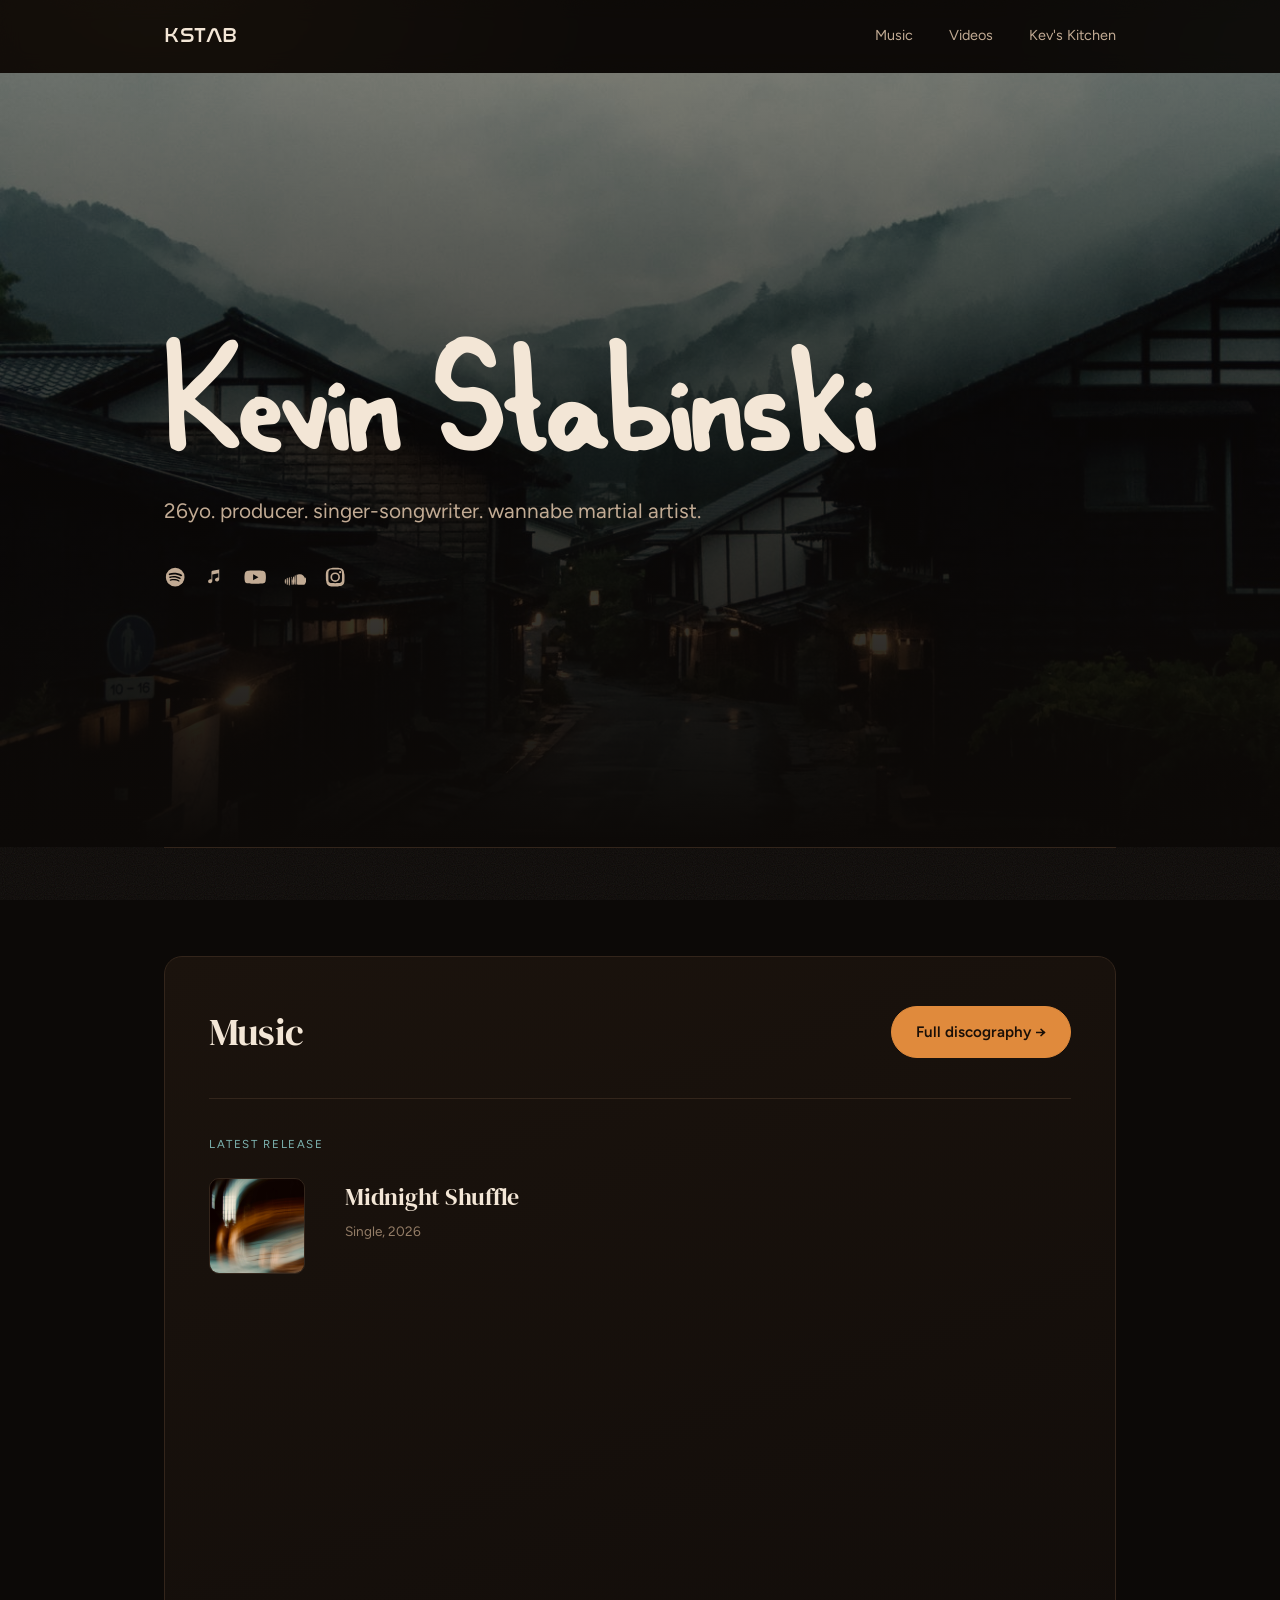
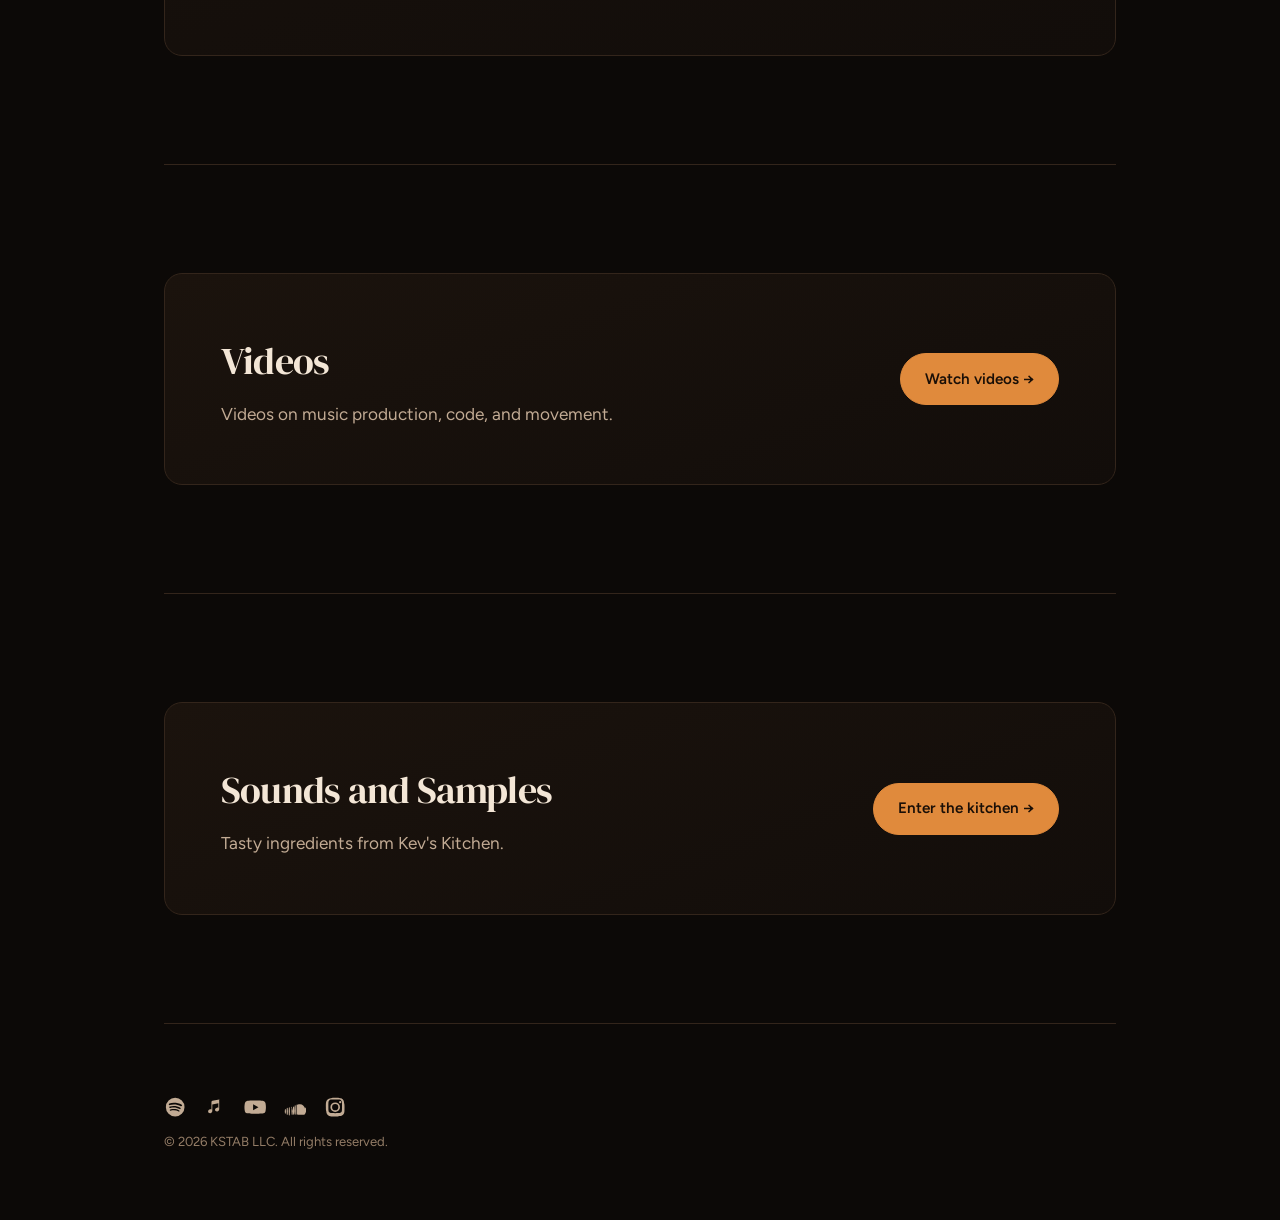
<file: index.html>
<!DOCTYPE html>
<html lang="en">
<head>
<meta charset="UTF-8">
<meta name="viewport" content="width=device-width, initial-scale=1, viewport-fit=cover">
<title>Kevin Stabinski</title>
<meta name="description" content="Songwriter and producer. Music, releases, and merch.">
<link rel="preconnect" href="https://fonts.googleapis.com">
<link rel="preconnect" href="https://fonts.gstatic.com" crossorigin>
<link href="https://fonts.googleapis.com/css2?family=DM+Serif+Display:ital@0;1&family=Figtree:wght@400;500;600;700&display=swap" rel="stylesheet">
<link rel="stylesheet" href="styles.css">
<link rel="icon" href="icons/favicon.svg" type="image/svg+xml">
<link rel="icon" href="icons/favicon-32.png" sizes="32x32" type="image/png">
<link rel="icon" href="icons/favicon.ico" sizes="any">
<link rel="apple-touch-icon" href="icons/apple-touch-icon.png">
</head>
<body>
<div class="atmosphere" aria-hidden="true"></div>

<header class="nav" id="nav">
  <div class="nav-inner">
    <a href="#top" class="wordmark">KSTAB</a>
    <nav class="nav-links" aria-label="Primary">
      <a href="discography.html">Music</a>
      <a href="videos.html">Videos</a>
      <a href="kitchen.html">Kev's Kitchen</a>
    </nav>
  </div>
</header>

<main class="wrap" id="top">

  <!-- ===================== HERO ===================== -->
  <section class="hero reveal" aria-labelledby="artist-name">
    <h1 id="artist-name">Kevin Stabinski</h1>
    <p class="tagline">26yo. producer. singer-songwriter. wannabe martial artist.</p>
    <div class="hero-actions">
      <div class="socials" aria-label="Social links">
        <a href="https://open.spotify.com/artist/7ogkPvRYLFvfpVNEqNGi7E?si=UTplcCznTDON6Axlid5GDA" target="_blank" rel="noopener" aria-label="Spotify"><svg viewBox="0 0 24 24"><path d="M12 2a10 10 0 100 20 10 10 0 000-20zm4.59 14.44a.62.62 0 01-.86.21c-2.35-1.44-5.3-1.76-8.79-.96a.62.62 0 11-.28-1.21c3.81-.87 7.08-.5 9.72 1.11.29.18.38.56.21.85zm1.22-2.72a.78.78 0 01-1.07.26c-2.69-1.65-6.79-2.13-9.97-1.17a.78.78 0 11-.45-1.49c3.63-1.1 8.15-.56 11.23 1.33.37.22.49.7.26 1.07zm.11-2.84C14.8 8.95 9.4 8.77 6.32 9.71a.94.94 0 11-.54-1.8c3.53-1.07 9.49-.86 13.23 1.36a.94.94 0 01-.96 1.61z"/></svg></a>
        <a href="https://music.apple.com/us/artist/kevin-stabinski/1827594935" target="_blank" rel="noopener" aria-label="Apple Music"><svg viewBox="0 0 24 24"><path d="M17.5 3.5c-.3 0-.6.05-1 .13L9 5.2c-.7.14-1 .55-1 1.25v8.06c-.4-.18-.85-.26-1.35-.2-1.3.16-2.3 1.16-2.25 2.36.05 1.1 1.05 1.9 2.3 1.78 1.2-.12 2.2-1.05 2.2-2.3V9.06l6.5-1.3v4.9c-.4-.17-.85-.25-1.35-.19-1.3.16-2.3 1.16-2.25 2.36.05 1.1 1.05 1.9 2.3 1.78 1.2-.12 2.2-1.05 2.2-2.3V4.6c0-.72-.38-1.12-1.1-1.1z"/></svg></a>
        <a href="https://www.youtube.com/@kstab" target="_blank" rel="noopener" aria-label="YouTube"><svg viewBox="0 0 24 24"><path d="M23 7.5a3 3 0 00-2.1-2.12C19.05 4.9 12 4.9 12 4.9s-7.05 0-8.9.48A3 3 0 001 7.5C.5 9.36.5 12 .5 12s0 2.64.5 4.5a3 3 0 002.1 2.12C4.95 19.1 12 19.1 12 19.1s7.05 0 8.9-.48A3 3 0 0023 16.5c.5-1.86.5-4.5.5-4.5s0-2.64-.5-4.5zM9.75 15.25v-6.5L15.5 12l-5.75 3.25z"/></svg></a>
        <a href="https://soundcloud.com/kstab" target="_blank" rel="noopener" aria-label="SoundCloud"><svg viewBox="0 0 24 24"><path d="M1 14.5c0-.3.2-.5.4-.5.3 0 .5.2.5.5l.2 2-.2 2c0 .3-.2.5-.5.5-.2 0-.4-.2-.4-.5l-.2-2 .2-2zm2-1.3c0-.3.2-.5.5-.5.2 0 .4.2.5.5l.2 3.3-.2 3.2c0 .3-.3.5-.5.5-.3 0-.5-.2-.5-.5L2.8 16l.2-2.8zm2.2-.7c0-.3.2-.5.5-.5s.5.2.5.5l.2 4-.2 3.8c0 .3-.2.5-.5.5s-.5-.2-.5-.5L5 16l.2-3.5zm2.3-.5c0-.3.2-.6.5-.6.3 0 .5.3.5.6L9.4 16l-.2 3.7c0 .3-.2.5-.5.5-.3 0-.5-.2-.5-.5L8 16l.2-3.7zm2.3-.3c0-.3.3-.5.6-.5.3 0 .5.2.5.5l.2 4.3-.2 3.5c0 .3-.2.5-.5.5-.3 0-.6-.2-.6-.5L9.5 16l.2-4.3zM12 10c.3 0 .5.2.5.5l.2 5.5-.2 3.5c0 .3-.2.5-.5.5s-.5-.2-.5-.5l-.2-3.5.2-5.5c0-.3.2-.5.5-.5zm2-1c.3 0 .5.2.5.5v10c0 .3-.2.5-.5.5s-.5-.2-.5-.5V9.5c0-.3.2-.5.5-.5zm7.5 3c1.4 0 2.5 1.1 2.5 2.5S22.9 20 21.5 20H15c-.3 0-.5-.2-.5-.5V9.7c0-.3.1-.4.4-.5.7-.3 1.5-.4 2.3-.4 2.6 0 4.7 1.9 5.1 4.4.2-.1.5-.2.7-.2z"/></svg></a>
        <a href="https://www.instagram.com/kstabinski" target="_blank" rel="noopener" aria-label="Instagram"><svg viewBox="0 0 24 24"><path d="M12 2c2.7 0 3 0 4.1.06 1 .05 1.7.22 2.3.46.6.24 1.1.56 1.6 1.06.5.5.82 1 1.06 1.6.24.6.4 1.3.46 2.3C21.99 9 22 9.3 22 12s0 3-.06 4.1c-.05 1-.22 1.7-.46 2.3a4.3 4.3 0 01-1.06 1.6c-.5.5-1 .82-1.6 1.06-.6.24-1.3.4-2.3.46C15 21.99 14.7 22 12 22s-3 0-4.1-.06c-1-.05-1.7-.22-2.3-.46a4.3 4.3 0 01-1.6-1.06 4.3 4.3 0 01-1.06-1.6c-.24-.6-.4-1.3-.46-2.3C2.01 15 2 14.7 2 12s0-3 .06-4.1c.05-1 .22-1.7.46-2.3A4.3 4.3 0 013.58 4c.5-.5 1-.82 1.6-1.06.6-.24 1.3-.4 2.3-.46C9 2.01 9.3 2 12 2zm0 1.8c-2.65 0-2.96.01-4 .06-.77.04-1.19.16-1.47.27-.37.14-.63.31-.91.59-.28.28-.45.54-.59.91-.1.28-.23.7-.27 1.47-.05 1.04-.06 1.35-.06 4s.01 2.96.06 4c.04.77.16 1.19.27 1.47.14.37.31.63.59.91.28.28.54.45.91.59.28.1.7.23 1.47.27 1.04.05 1.35.06 4 .06s2.96-.01 4-.06c.77-.04 1.19-.16 1.47-.27.37-.14.63-.31.91-.59.28-.28.45-.54.59-.91.1-.28.23-.7.27-1.47.05-1.04.06-1.35.06-4s-.01-2.96-.06-4c-.04-.77-.16-1.19-.27-1.47a2.5 2.5 0 00-.59-.91 2.5 2.5 0 00-.91-.59c-.28-.1-.7-.23-1.47-.27-1.04-.05-1.35-.06-4-.06zm0 3.06a5.14 5.14 0 110 10.28 5.14 5.14 0 010-10.28zm0 8.48a3.34 3.34 0 100-6.68 3.34 3.34 0 000 6.68zm6.54-8.69a1.2 1.2 0 11-2.4 0 1.2 1.2 0 012.4 0z"/></svg></a>
      </div>
    </div>
  </section>

  <!-- ===================== MUSIC ===================== -->
  <section class="band" id="music">
    <div class="music-box">
      <div class="music-head">
        <h2>Music</h2>
        <a href="discography.html" class="btn">Full discography &rarr;</a>
      </div>

      <p class="release-label">Latest Release</p>

      <!-- FEATURED RELEASE -->
      <article class="release">
        <div class="cover"><img src="covers/midnight-shuffle.jpg" alt="Midnight Shuffle — cover art" loading="lazy"></div>
        <div>
          <h3 class="rel-title">Midnight Shuffle</h3>
          <p class="rel-meta">Single, 2026</p>
          <div class="spotify-embed">
            <iframe src="https://open.spotify.com/embed/album/0KO177vdcKoRtkU3CNdbx1?utm_source=generator&amp;si=2afd7f3191974ef3" title="Midnight Shuffle — Spotify player" height="352" allowfullscreen allow="autoplay; clipboard-write; encrypted-media; fullscreen; picture-in-picture" loading="lazy"></iframe>
          </div>
        </div>
      </article>
    </div>
  </section>

  <!-- ===================== VIDEOS ===================== -->
  <section class="band" id="videos">
    <div class="store-inner">
      <div>
        <h2>Videos</h2>
        <p>Videos on music production, code, and movement.</p>
      </div>
      <a href="videos.html" class="btn">Watch videos &rarr;</a>
    </div>
  </section>

  <!-- ===================== SOUNDS ===================== -->
  <section class="band" id="kitchen">
    <div class="store-inner">
      <div>
        <h2>Sounds and Samples</h2>
        <p>Tasty ingredients from Kev's Kitchen.</p>
      </div>
      <a href="kitchen.html" class="btn">Enter the kitchen &rarr;</a>
    </div>
  </section>

  <!-- ===================== CONTACT / FOOTER ===================== -->
  <footer id="contact">
    <div class="foot-grid">
      <div class="socials" aria-label="Social links">
        <a href="https://open.spotify.com/artist/7ogkPvRYLFvfpVNEqNGi7E?si=UTplcCznTDON6Axlid5GDA" target="_blank" rel="noopener" aria-label="Spotify"><svg viewBox="0 0 24 24"><path d="M12 2a10 10 0 100 20 10 10 0 000-20zm4.59 14.44a.62.62 0 01-.86.21c-2.35-1.44-5.3-1.76-8.79-.96a.62.62 0 11-.28-1.21c3.81-.87 7.08-.5 9.72 1.11.29.18.38.56.21.85zm1.22-2.72a.78.78 0 01-1.07.26c-2.69-1.65-6.79-2.13-9.97-1.17a.78.78 0 11-.45-1.49c3.63-1.1 8.15-.56 11.23 1.33.37.22.49.7.26 1.07zm.11-2.84C14.8 8.95 9.4 8.77 6.32 9.71a.94.94 0 11-.54-1.8c3.53-1.07 9.49-.86 13.23 1.36a.94.94 0 01-.96 1.61z"/></svg></a>
        <a href="https://music.apple.com/us/artist/kevin-stabinski/1827594935" target="_blank" rel="noopener" aria-label="Apple Music"><svg viewBox="0 0 24 24"><path d="M17.5 3.5c-.3 0-.6.05-1 .13L9 5.2c-.7.14-1 .55-1 1.25v8.06c-.4-.18-.85-.26-1.35-.2-1.3.16-2.3 1.16-2.25 2.36.05 1.1 1.05 1.9 2.3 1.78 1.2-.12 2.2-1.05 2.2-2.3V9.06l6.5-1.3v4.9c-.4-.17-.85-.25-1.35-.19-1.3.16-2.3 1.16-2.25 2.36.05 1.1 1.05 1.9 2.3 1.78 1.2-.12 2.2-1.05 2.2-2.3V4.6c0-.72-.38-1.12-1.1-1.1z"/></svg></a>
        <a href="https://www.youtube.com/@kstab" target="_blank" rel="noopener" aria-label="YouTube"><svg viewBox="0 0 24 24"><path d="M23 7.5a3 3 0 00-2.1-2.12C19.05 4.9 12 4.9 12 4.9s-7.05 0-8.9.48A3 3 0 001 7.5C.5 9.36.5 12 .5 12s0 2.64.5 4.5a3 3 0 002.1 2.12C4.95 19.1 12 19.1 12 19.1s7.05 0 8.9-.48A3 3 0 0023 16.5c.5-1.86.5-4.5.5-4.5s0-2.64-.5-4.5zM9.75 15.25v-6.5L15.5 12l-5.75 3.25z"/></svg></a>
        <a href="https://soundcloud.com/kstab" target="_blank" rel="noopener" aria-label="SoundCloud"><svg viewBox="0 0 24 24"><path d="M1 14.5c0-.3.2-.5.4-.5.3 0 .5.2.5.5l.2 2-.2 2c0 .3-.2.5-.5.5-.2 0-.4-.2-.4-.5l-.2-2 .2-2zm2-1.3c0-.3.2-.5.5-.5.2 0 .4.2.5.5l.2 3.3-.2 3.2c0 .3-.3.5-.5.5-.3 0-.5-.2-.5-.5L2.8 16l.2-2.8zm2.2-.7c0-.3.2-.5.5-.5s.5.2.5.5l.2 4-.2 3.8c0 .3-.2.5-.5.5s-.5-.2-.5-.5L5 16l.2-3.5zm2.3-.5c0-.3.2-.6.5-.6.3 0 .5.3.5.6L9.4 16l-.2 3.7c0 .3-.2.5-.5.5-.3 0-.5-.2-.5-.5L8 16l.2-3.7zm2.3-.3c0-.3.3-.5.6-.5.3 0 .5.2.5.5l.2 4.3-.2 3.5c0 .3-.2.5-.5.5-.3 0-.6-.2-.6-.5L9.5 16l.2-4.3zM12 10c.3 0 .5.2.5.5l.2 5.5-.2 3.5c0 .3-.2.5-.5.5s-.5-.2-.5-.5l-.2-3.5.2-5.5c0-.3.2-.5.5-.5zm2-1c.3 0 .5.2.5.5v10c0 .3-.2.5-.5.5s-.5-.2-.5-.5V9.5c0-.3.2-.5.5-.5zm7.5 3c1.4 0 2.5 1.1 2.5 2.5S22.9 20 21.5 20H15c-.3 0-.5-.2-.5-.5V9.7c0-.3.1-.4.4-.5.7-.3 1.5-.4 2.3-.4 2.6 0 4.7 1.9 5.1 4.4.2-.1.5-.2.7-.2z"/></svg></a>
        <a href="https://www.instagram.com/kstabinski" target="_blank" rel="noopener" aria-label="Instagram"><svg viewBox="0 0 24 24"><path d="M12 2c2.7 0 3 0 4.1.06 1 .05 1.7.22 2.3.46.6.24 1.1.56 1.6 1.06.5.5.82 1 1.06 1.6.24.6.4 1.3.46 2.3C21.99 9 22 9.3 22 12s0 3-.06 4.1c-.05 1-.22 1.7-.46 2.3a4.3 4.3 0 01-1.06 1.6c-.5.5-1 .82-1.6 1.06-.6.24-1.3.4-2.3.46C15 21.99 14.7 22 12 22s-3 0-4.1-.06c-1-.05-1.7-.22-2.3-.46a4.3 4.3 0 01-1.6-1.06 4.3 4.3 0 01-1.06-1.6c-.24-.6-.4-1.3-.46-2.3C2.01 15 2 14.7 2 12s0-3 .06-4.1c.05-1 .22-1.7.46-2.3A4.3 4.3 0 013.58 4c.5-.5 1-.82 1.6-1.06.6-.24 1.3-.4 2.3-.46C9 2.01 9.3 2 12 2zm0 1.8c-2.65 0-2.96.01-4 .06-.77.04-1.19.16-1.47.27-.37.14-.63.31-.91.59-.28.28-.45.54-.59.91-.1.28-.23.7-.27 1.47-.05 1.04-.06 1.35-.06 4s.01 2.96.06 4c.04.77.16 1.19.27 1.47.14.37.31.63.59.91.28.28.54.45.91.59.28.1.7.23 1.47.27 1.04.05 1.35.06 4 .06s2.96-.01 4-.06c.77-.04 1.19-.16 1.47-.27.37-.14.63-.31.91-.59.28-.28.45-.54.59-.91.1-.28.23-.7.27-1.47.05-1.04.06-1.35.06-4s-.01-2.96-.06-4c-.04-.77-.16-1.19-.27-1.47a2.5 2.5 0 00-.59-.91 2.5 2.5 0 00-.91-.59c-.28-.1-.7-.23-1.47-.27-1.04-.05-1.35-.06-4-.06zm0 3.06a5.14 5.14 0 110 10.28 5.14 5.14 0 010-10.28zm0 8.48a3.34 3.34 0 100-6.68 3.34 3.34 0 000 6.68zm6.54-8.69a1.2 1.2 0 11-2.4 0 1.2 1.2 0 012.4 0z"/></svg></a>
      </div>
    </div>
    <p class="foot-meta">&copy; 2026 KSTAB LLC. All rights reserved.</p>
  </footer>

</main>

<script src="main.js"></script>
</body>
</html>
</file>
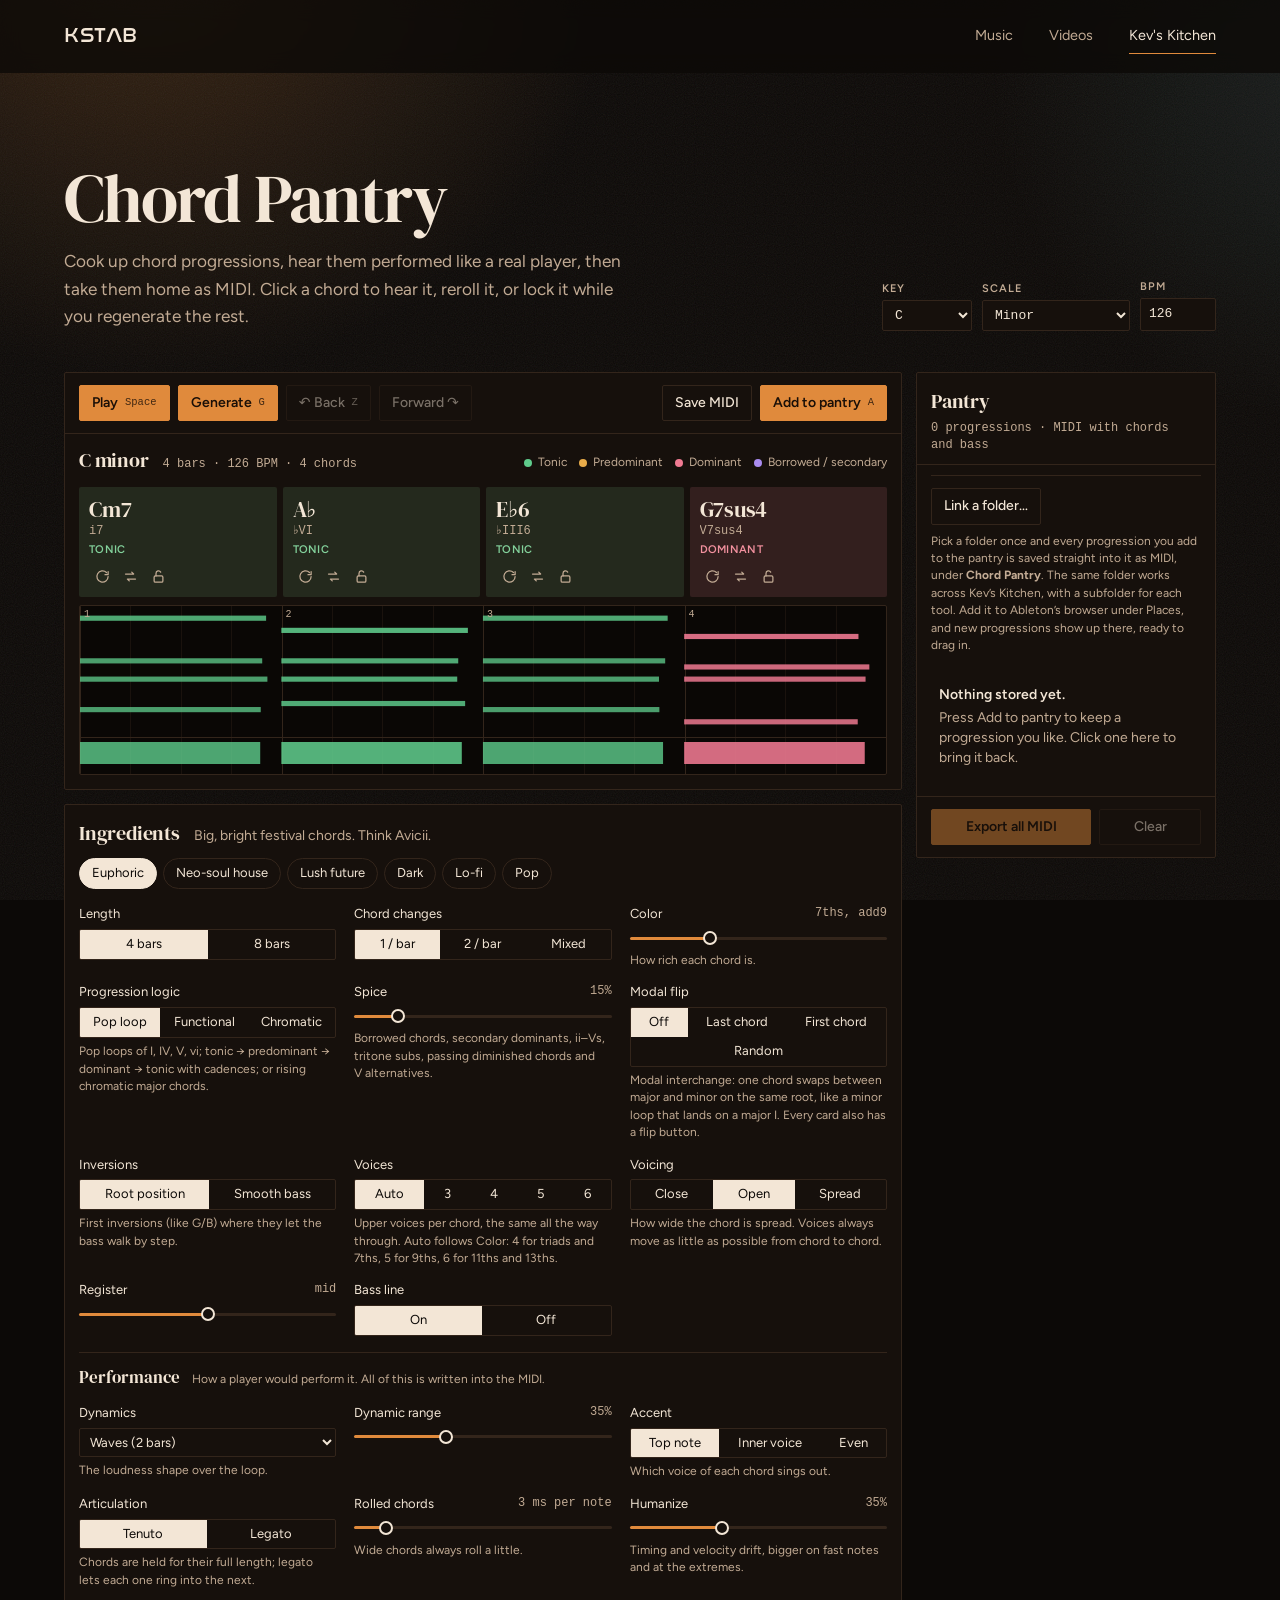
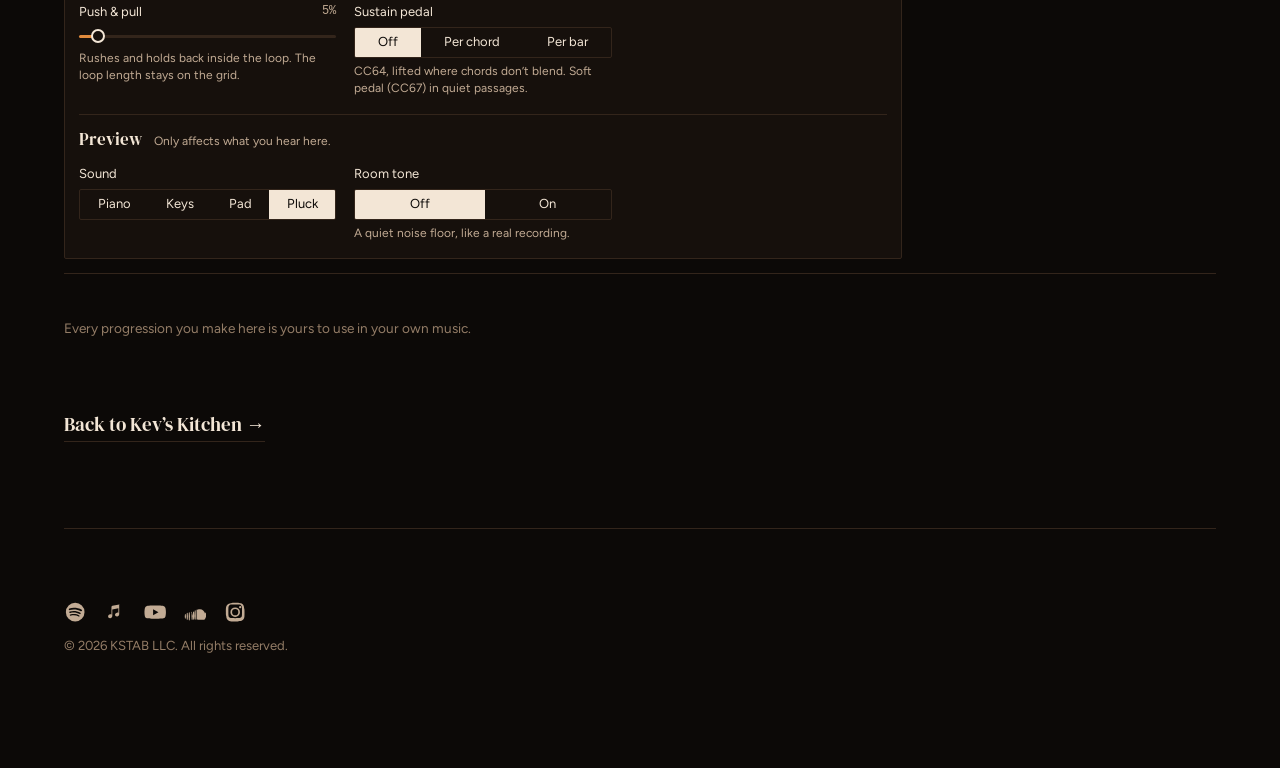
<file: chord-pantry.html>
<!DOCTYPE html>
<html lang="en">
<head>
<meta charset="UTF-8">
<meta name="viewport" content="width=device-width, initial-scale=1, viewport-fit=cover">
<title>Chord Pantry — Kev&rsquo;s Kitchen</title>
<meta name="description" content="Chord Pantry: a free in-browser chord progression generator. Pick a style and key, hear it played like a real performance, and save it as MIDI with chords, bass and sustain pedal.">
<link rel="preconnect" href="https://fonts.googleapis.com">
<link rel="preconnect" href="https://fonts.gstatic.com" crossorigin>
<link href="https://fonts.googleapis.com/css2?family=DM+Serif+Display:ital@0;1&family=Figtree:wght@400;500;600;700&display=swap" rel="stylesheet">
<link rel="stylesheet" href="styles.css">
<link rel="icon" href="icons/favicon.svg" type="image/svg+xml">
<link rel="icon" href="icons/favicon-32.png" sizes="32x32" type="image/png">
<link rel="icon" href="icons/favicon.ico" sizes="any">
<link rel="apple-touch-icon" href="icons/apple-touch-icon.png">
<style>
/* Layout: a workbench — the progression (chord cards over a piano roll) is the hero; ingredients (controls) below it; the pantry of saved progressions on the right. Chords are tinted by harmonic function. */
:root{
  /* Site blue-hour palette (styles.css), mapped onto the tool's tokens */
  --maxw:1360px;
  --panel:var(--bg-raise); --sunk:#0a0705; --muted:var(--ink-soft); --accent-ink:#1a0f07;
  --f-tonic:#5FCB8C; --f-pre:#E9AC4A; --f-dom:#F07A92; --f-color:#A98BF0; --tint:.16;
  --display:"DM Serif Display", Georgia, serif;
  --body:"Figtree", system-ui, -apple-system, sans-serif;
  --mono:ui-monospace, "SF Mono", Menlo, Consolas, monospace;
}
*{box-sizing:border-box}
button,input,select{font:inherit;color:inherit}
:focus-visible{outline:2px solid var(--accent);outline-offset:2px}
.app{position:relative;z-index:1;max-width:var(--maxw);margin:0 auto;padding:0 var(--pad) clamp(2rem,5vh,3rem);font-size:14px;line-height:1.45;display:flex;flex-direction:column;gap:14px}

header.top{padding:clamp(3rem,10vh,6rem) 0 clamp(1rem,3vh,1.75rem);display:flex;flex-wrap:wrap;align-items:flex-end;justify-content:space-between;gap:14px 24px}
.brand h1{font-family:var(--display);font-weight:300;font-size:clamp(2.4rem,8vw,4.25rem);letter-spacing:-0.025em;margin:0 0 .85rem;line-height:1.05;text-wrap:balance}
.brand p{margin:0;color:var(--ink-soft);max-width:52ch;font-size:clamp(1rem,0.97rem + 0.15vw,1.075rem);line-height:1.6}
.globals{display:flex;flex-wrap:wrap;gap:10px;align-items:flex-end}
.field{display:flex;flex-direction:column;gap:3px;min-width:0}
.field label,.lbl{font-size:11px;text-transform:uppercase;letter-spacing:.08em;color:var(--muted);font-weight:600}
.field select,.field input[type=number]{background:var(--panel);border:1px solid var(--line);border-radius:2px;padding:6px 8px;font-family:var(--mono);font-size:13px}
.field input[type=number]{width:76px}

.bench{display:grid;grid-template-columns:minmax(0,1fr) 300px;grid-template-areas:"stage pantry" "ctrl pantry";gap:14px;align-items:start}
.panel{background:var(--panel);border:1px solid var(--line);border-radius:2px}
.stage{grid-area:stage;min-width:0}
.ctrl{grid-area:ctrl;min-width:0}
.pantry{grid-area:pantry}
@media (max-width:980px){ .bench{grid-template-columns:minmax(0,1fr);grid-template-areas:"stage" "ctrl" "pantry"} }

/* transport */
.transport{display:flex;flex-wrap:wrap;gap:8px;padding:12px 14px;border-bottom:1px solid var(--line);align-items:center}
.tbtn{border:1px solid var(--line);background:var(--panel);padding:7px 12px;border-radius:2px;cursor:pointer;font-weight:500;display:inline-flex;gap:7px;align-items:center;white-space:nowrap}
.tbtn:hover{background:var(--sunk)}
.tbtn.primary{background:var(--accent);color:var(--accent-ink);border-color:var(--accent);font-weight:600}
.tbtn.primary:hover{filter:brightness(1.07)}
.tbtn:disabled{opacity:.45;cursor:not-allowed}
.tbtn kbd{font-family:var(--mono);font-size:10.5px;opacity:.8}
.spacer{flex:1}
@media (max-width:560px){ .tbtn kbd{display:none} }

.readout{display:flex;flex-wrap:wrap;gap:6px 14px;align-items:baseline;padding:12px 14px 0;font-family:var(--mono);font-size:12px;color:var(--muted)}
.readout b{font-family:var(--display);font-weight:400;font-size:20px;color:var(--ink);letter-spacing:-.01em}
.legend{display:flex;flex-wrap:wrap;gap:12px;font-family:var(--body);font-size:12px;margin-left:auto}
.legend span{display:inline-flex;align-items:center;gap:6px}
.legend i{width:8px;height:8px;border-radius:50%;background:var(--c)}

/* timeline */
.tl{overflow-x:auto;padding:12px 14px 14px}
.tl-inner{min-width:680px;display:flex;flex-direction:column;gap:8px}
.strip{display:grid;gap:6px}
.card{--c:var(--f-tonic);position:relative;min-width:0;border:1px solid transparent;background:color-mix(in oklab,var(--c) calc(var(--tint)*100%),var(--panel));
  border-radius:2px;padding:9px 9px 8px;display:flex;flex-direction:column;gap:2px;cursor:pointer;text-align:left}
.card:hover{background:color-mix(in oklab,var(--c) calc(var(--tint)*180%),var(--panel))}
.card.playing{box-shadow:0 0 0 2px var(--c)}
.card .nm{font-family:var(--display);font-size:clamp(17px,1.8vw,22px);font-weight:500;letter-spacing:-.01em;line-height:1.1;white-space:nowrap;overflow:hidden;text-overflow:ellipsis}
.card .rn{font-family:var(--mono);font-size:12px;color:var(--muted);white-space:nowrap;overflow:hidden;text-overflow:ellipsis}
.card .fn{font-size:11px;text-transform:uppercase;letter-spacing:.03em;font-weight:600;color:color-mix(in oklab,var(--c) 80%,var(--ink));white-space:nowrap;overflow:hidden;text-overflow:ellipsis}
.card .acts{display:flex;gap:2px;margin-top:4px}
.card .ic{border:0;background:transparent;width:26px;height:24px;display:grid;place-items:center;border-radius:2px;color:var(--muted);cursor:pointer;padding:0}
.card .ic:hover{background:color-mix(in oklab,var(--c) 22%,transparent);color:var(--ink)}
.card .ic[aria-pressed="true"]{color:var(--c)}
.card .ic svg{width:15px;height:15px}
.card .ic:disabled{opacity:.3;cursor:default}
.card.locked{border-style:dashed;border-color:color-mix(in oklab,var(--c) 55%,var(--line))}
.card.f-pre{--c:var(--f-pre)} .card.f-dom{--c:var(--f-dom)} .card.f-color,.card.f-sec{--c:var(--f-color)}
canvas.roll{width:100%;height:170px;display:block;border-radius:2px;background:var(--sunk);border:1px solid var(--line)}

/* controls */
.ctrl h2,.pantry h2{margin:0;font-family:var(--display);font-weight:400;font-size:20px;letter-spacing:-.01em}
.ctrl-head{display:flex;flex-wrap:wrap;align-items:baseline;gap:6px 14px;padding:14px 14px 0}
.ctrl-head p{margin:0;color:var(--muted)}
.styles{display:flex;flex-wrap:wrap;gap:6px;padding:10px 14px 4px}
.chip{border:1px solid var(--line);background:transparent;border-radius:999px;padding:5px 12px;cursor:pointer;font-size:13px}
.chip:hover{background:var(--sunk)}
.chip[aria-pressed="true"]{background:var(--ink);color:var(--bg);border-color:var(--ink)}
.grid{display:grid;grid-template-columns:repeat(auto-fill,minmax(190px,1fr));gap:14px 18px;padding:12px 14px 16px}
.prm{display:flex;flex-direction:column;gap:5px;min-width:0}
.prm .row{display:flex;justify-content:space-between;gap:8px;font-size:13px}
.prm .val{font-family:var(--mono);font-size:12px;color:var(--muted)}
.seg{display:flex;border:1px solid var(--line);border-radius:2px;overflow:hidden;flex-wrap:wrap}
.seg button{flex:1 1 auto;border:0;background:transparent;padding:5px 8px;cursor:pointer;font-size:13px;white-space:nowrap}
.seg button[aria-pressed="true"]{background:var(--ink);color:var(--bg)}
.prm select{background:var(--panel);border:1px solid var(--line);border-radius:2px;padding:5px 6px;font-size:13px;width:100%}
input[type=range]{-webkit-appearance:none;appearance:none;width:100%;height:18px;background:transparent;cursor:pointer;margin:0}
input[type=range]::-webkit-slider-runnable-track{height:3px;border-radius:2px;background:linear-gradient(90deg,var(--accent) var(--p,50%),var(--line) var(--p,50%))}
input[type=range]::-moz-range-track{height:3px;border-radius:2px;background:linear-gradient(90deg,var(--accent) var(--p,50%),var(--line) var(--p,50%))}
input[type=range]::-webkit-slider-thumb{-webkit-appearance:none;width:14px;height:14px;border-radius:50%;background:var(--panel);border:2px solid var(--ink);margin-top:-5.5px}
input[type=range]::-moz-range-thumb{width:12px;height:12px;border-radius:50%;background:var(--panel);border:2px solid var(--ink)}
.hint{font-size:12px;color:var(--muted);margin:0}
.ghead{grid-column:1/-1;display:flex;flex-wrap:wrap;align-items:baseline;gap:4px 12px;border-top:1px solid var(--line);padding-top:12px;margin-top:2px}
.ghead h3{margin:0;font-family:var(--display);font-weight:400;font-size:17px}

/* pantry */
.pantry-head{display:flex;flex-direction:column;gap:4px;padding:14px 14px 10px;border-bottom:1px solid var(--line)}
.pantry-head p{margin:0;font-family:var(--mono);font-size:12px;color:var(--muted)}
.plist{list-style:none;margin:0;padding:6px;display:flex;flex-direction:column;gap:2px;max-height:520px;overflow:auto}
.plist li{display:grid;grid-template-columns:minmax(0,1fr) auto;gap:6px;align-items:center;padding:7px 8px;border-radius:2px}
.plist li:hover{background:var(--sunk)}
.plist .load{border:0;background:transparent;text-align:left;cursor:pointer;padding:0;min-width:0}
.plist .ch{display:block;font-family:var(--display);font-size:15px;white-space:nowrap;overflow:hidden;text-overflow:ellipsis}
.plist .meta{display:block;font-family:var(--mono);font-size:11px;color:var(--muted);white-space:nowrap;overflow:hidden;text-overflow:ellipsis}
.plist .del{border:0;background:transparent;color:var(--muted);cursor:pointer;width:26px;height:26px;border-radius:2px}
.plist .del:hover{background:var(--panel);color:var(--ink)}
.plist .empty{display:block;padding:14px 8px;color:var(--muted)}
.plist .empty strong{display:block;color:var(--ink);font-weight:600;margin-bottom:2px}
.folder{margin:10px 14px 4px;padding:12px 0 0;border:0;border-top:1px solid var(--line);border-radius:0;background:transparent;display:flex;flex-direction:column;gap:8px;font-size:13px}
.folder .f-row{display:flex;flex-wrap:wrap;gap:8px;align-items:center}
.folder .f-name{font-weight:600;overflow-wrap:anywhere}
.folder .f-help{font-size:12px;color:var(--muted);margin:0}
.folder .linkbtn{border:0;background:none;padding:0;color:var(--muted);text-decoration:underline;cursor:pointer;font-size:12px}
.pantry-foot{display:flex;flex-wrap:wrap;gap:8px;padding:12px 14px;border-top:1px solid var(--line)}
.pantry-foot .tbtn{flex:1 1 auto;justify-content:center}
.confirm{display:flex;flex-wrap:wrap;gap:8px;align-items:center;width:100%}

.toast{position:fixed;left:50%;bottom:calc(20px + env(safe-area-inset-bottom, 0px));transform:translateX(-50%) translateY(12px);opacity:0;pointer-events:none;
  background:var(--ink);color:var(--bg);padding:9px 14px;border-radius:2px;font-size:13px;transition:opacity .2s,transform .2s;max-width:calc(100vw - 32px)}
.toast.show{opacity:1;transform:translateX(-50%) translateY(0)}
@media (prefers-reduced-motion: reduce){ .toast{transition:none} }

/* Site look for the tool's buttons */
.tbtn{font-size:14px;transition:background .2s ease,color .2s ease,border-color .2s ease}
.tbtn.primary{background:var(--accent);color:var(--accent-ink);border-color:var(--accent)}
.tbtn.primary:hover{background:transparent;color:var(--ink);filter:none}
.tbtn kbd{background:none;border:0;padding:0;color:inherit;font-weight:500}
.page-foot{position:relative;z-index:1;border-top:1px solid var(--line);padding:clamp(2rem,5vh,3rem) 0 clamp(3rem,8vh,5rem)}
.page-foot p{color:var(--ink-faint);font-size:0.85rem;max-width:60ch;margin:0 0 1.5rem}
</style>

</head>
<body>
<div class="atmosphere" aria-hidden="true"></div>

<header class="nav" id="nav">
  <div class="nav-inner">
    <a href="index.html#top" class="wordmark">KSTAB</a>
    <nav class="nav-links" aria-label="Primary">
      <a href="discography.html">Music</a>
      <a href="videos.html">Videos</a>
      <a href="kitchen.html" class="active" aria-current="page">Kev's Kitchen</a>
    </nav>
  </div>
</header>

<main class="app" id="top">
  <header class="top">
    <div class="brand">
      <h1>Chord Pantry</h1>
      <p>Cook up chord progressions, hear them performed like a real player, then take them home as MIDI. Click a chord to hear it, reroll it, or lock it while you regenerate the rest.</p>
    </div>
    <div class="globals">
      <div class="field"><label for="gKey">Key</label><select id="gKey"></select></div>
      <div class="field"><label for="gScale">Scale</label><select id="gScale"></select></div>
      <div class="field"><label for="gBpm">BPM</label><input id="gBpm" type="number" min="60" max="180" step="1" value="122"></div>
    </div>
  </header>

  <div class="bench">
    <section class="panel stage" aria-label="Progression">
      <div class="transport">
        <button class="tbtn primary" id="bPlay" type="button">Play <kbd>Space</kbd></button>
        <button class="tbtn primary" id="bGen" type="button">Generate <kbd>G</kbd></button>
        <button class="tbtn" id="bBack" type="button" title="Previous progression (Z)" disabled>&#8630; Back <kbd>Z</kbd></button>
        <button class="tbtn" id="bFwd" type="button" title="Forward again (Shift+Z)" disabled>Forward &#8631;</button>
        <span class="spacer"></span>
        <button class="tbtn" id="bMidi" type="button">Save MIDI</button>
        <button class="tbtn primary" id="bAdd" type="button">Add to pantry <kbd>A</kbd></button>
      </div>
      <div class="readout">
        <b id="rKey">C minor</b><span id="rMeta">4 bars · 122 BPM</span>
        <span class="legend" aria-label="Chord colors">
          <span style="--c:var(--f-tonic)"><i></i>Tonic</span>
          <span style="--c:var(--f-pre)"><i></i>Predominant</span>
          <span style="--c:var(--f-dom)"><i></i>Dominant</span>
          <span style="--c:var(--f-color)"><i></i>Borrowed / secondary</span>
        </span>
      </div>
      <div class="tl" id="tl">
        <div class="tl-inner">
          <div class="strip" id="strip"></div>
          <canvas class="roll" id="roll" aria-label="Piano roll of the progression"></canvas>
        </div>
      </div>
    </section>

    <section class="panel ctrl" aria-label="Ingredients">
      <div class="ctrl-head"><h2>Ingredients</h2><p id="styleHint"></p></div>
      <div class="styles" id="styles"></div>
      <div class="grid" id="params"></div>
    </section>

    <aside class="panel pantry" aria-label="Pantry">
      <div class="pantry-head"><h2>Pantry</h2><p id="pStats">0 progressions</p></div>
      <div class="folder" id="folderBox" hidden></div>
      <ul class="plist" id="pList"></ul>
      <div class="pantry-foot" id="pFoot">
        <button class="tbtn primary" id="bExport" type="button">Export all MIDI</button>
        <button class="tbtn" id="bClear" type="button">Clear</button>
      </div>
    </aside>
  </div>

  <div class="page-foot">
    <p>Every progression you make here is yours to use in your own music.</p>
    <a class="more-link" href="kitchen.html">Back to Kev&rsquo;s Kitchen &rarr;</a>
  </div>
  <footer id="contact">
      <div class="foot-grid">
        <div class="socials" aria-label="Social links">
          <a href="https://open.spotify.com/artist/7ogkPvRYLFvfpVNEqNGi7E?si=UTplcCznTDON6Axlid5GDA" target="_blank" rel="noopener" aria-label="Spotify"><svg viewBox="0 0 24 24"><path d="M12 2a10 10 0 100 20 10 10 0 000-20zm4.59 14.44a.62.62 0 01-.86.21c-2.35-1.44-5.3-1.76-8.79-.96a.62.62 0 11-.28-1.21c3.81-.87 7.08-.5 9.72 1.11.29.18.38.56.21.85zm1.22-2.72a.78.78 0 01-1.07.26c-2.69-1.65-6.79-2.13-9.97-1.17a.78.78 0 11-.45-1.49c3.63-1.1 8.15-.56 11.23 1.33.37.22.49.7.26 1.07zm.11-2.84C14.8 8.95 9.4 8.77 6.32 9.71a.94.94 0 11-.54-1.8c3.53-1.07 9.49-.86 13.23 1.36a.94.94 0 01-.96 1.61z"/></svg></a>
          <a href="https://music.apple.com/us/artist/kevin-stabinski/1827594935" target="_blank" rel="noopener" aria-label="Apple Music"><svg viewBox="0 0 24 24"><path d="M17.5 3.5c-.3 0-.6.05-1 .13L9 5.2c-.7.14-1 .55-1 1.25v8.06c-.4-.18-.85-.26-1.35-.2-1.3.16-2.3 1.16-2.25 2.36.05 1.1 1.05 1.9 2.3 1.78 1.2-.12 2.2-1.05 2.2-2.3V9.06l6.5-1.3v4.9c-.4-.17-.85-.25-1.35-.19-1.3.16-2.3 1.16-2.25 2.36.05 1.1 1.05 1.9 2.3 1.78 1.2-.12 2.2-1.05 2.2-2.3V4.6c0-.72-.38-1.12-1.1-1.1z"/></svg></a>
          <a href="https://www.youtube.com/@kstab" target="_blank" rel="noopener" aria-label="YouTube"><svg viewBox="0 0 24 24"><path d="M23 7.5a3 3 0 00-2.1-2.12C19.05 4.9 12 4.9 12 4.9s-7.05 0-8.9.48A3 3 0 001 7.5C.5 9.36.5 12 .5 12s0 2.64.5 4.5a3 3 0 002.1 2.12C4.95 19.1 12 19.1 12 19.1s7.05 0 8.9-.48A3 3 0 0023 16.5c.5-1.86.5-4.5.5-4.5s0-2.64-.5-4.5zM9.75 15.25v-6.5L15.5 12l-5.75 3.25z"/></svg></a>
          <a href="https://soundcloud.com/kstab" target="_blank" rel="noopener" aria-label="SoundCloud"><svg viewBox="0 0 24 24"><path d="M1 14.5c0-.3.2-.5.4-.5.3 0 .5.2.5.5l.2 2-.2 2c0 .3-.2.5-.5.5-.2 0-.4-.2-.4-.5l-.2-2 .2-2zm2-1.3c0-.3.2-.5.5-.5.2 0 .4.2.5.5l.2 3.3-.2 3.2c0 .3-.3.5-.5.5-.3 0-.5-.2-.5-.5L2.8 16l.2-2.8zm2.2-.7c0-.3.2-.5.5-.5s.5.2.5.5l.2 4-.2 3.8c0 .3-.2.5-.5.5s-.5-.2-.5-.5L5 16l.2-3.5zm2.3-.5c0-.3.2-.6.5-.6.3 0 .5.3.5.6L9.4 16l-.2 3.7c0 .3-.2.5-.5.5-.3 0-.5-.2-.5-.5L8 16l.2-3.7zm2.3-.3c0-.3.3-.5.6-.5.3 0 .5.2.5.5l.2 4.3-.2 3.5c0 .3-.2.5-.5.5-.3 0-.6-.2-.6-.5L9.5 16l.2-4.3zM12 10c.3 0 .5.2.5.5l.2 5.5-.2 3.5c0 .3-.2.5-.5.5s-.5-.2-.5-.5l-.2-3.5.2-5.5c0-.3.2-.5.5-.5zm2-1c.3 0 .5.2.5.5v10c0 .3-.2.5-.5.5s-.5-.2-.5-.5V9.5c0-.3.2-.5.5-.5zm7.5 3c1.4 0 2.5 1.1 2.5 2.5S22.9 20 21.5 20H15c-.3 0-.5-.2-.5-.5V9.7c0-.3.1-.4.4-.5.7-.3 1.5-.4 2.3-.4 2.6 0 4.7 1.9 5.1 4.4.2-.1.5-.2.7-.2z"/></svg></a>
          <a href="https://www.instagram.com/kstabinski" target="_blank" rel="noopener" aria-label="Instagram"><svg viewBox="0 0 24 24"><path d="M12 2c2.7 0 3 0 4.1.06 1 .05 1.7.22 2.3.46.6.24 1.1.56 1.6 1.06.5.5.82 1 1.06 1.6.24.6.4 1.3.46 2.3C21.99 9 22 9.3 22 12s0 3-.06 4.1c-.05 1-.22 1.7-.46 2.3a4.3 4.3 0 01-1.06 1.6c-.5.5-1 .82-1.6 1.06-.6.24-1.3.4-2.3.46C15 21.99 14.7 22 12 22s-3 0-4.1-.06c-1-.05-1.7-.22-2.3-.46a4.3 4.3 0 01-1.6-1.06 4.3 4.3 0 01-1.06-1.6c-.24-.6-.4-1.3-.46-2.3C2.01 15 2 14.7 2 12s0-3 .06-4.1c.05-1 .22-1.7.46-2.3A4.3 4.3 0 013.58 4c.5-.5 1-.82 1.6-1.06.6-.24 1.3-.4 2.3-.46C9 2.01 9.3 2 12 2zm0 1.8c-2.65 0-2.96.01-4 .06-.77.04-1.19.16-1.47.27-.37.14-.63.31-.91.59-.28.28-.45.54-.59.91-.1.28-.23.7-.27 1.47-.05 1.04-.06 1.35-.06 4s.01 2.96.06 4c.04.77.16 1.19.27 1.47.14.37.31.63.59.91.28.28.54.45.91.59.28.1.7.23 1.47.27 1.04.05 1.35.06 4 .06s2.96-.01 4-.06c.77-.04 1.19-.16 1.47-.27.37-.14.63-.31.91-.59.28-.28.45-.54.59-.91.1-.28.23-.7.27-1.47.05-1.04.06-1.35.06-4s-.01-2.96-.06-4c-.04-.77-.16-1.19-.27-1.47a2.5 2.5 0 00-.59-.91 2.5 2.5 0 00-.91-.59c-.28-.1-.7-.23-1.47-.27-1.04-.05-1.35-.06-4-.06zm0 3.06a5.14 5.14 0 110 10.28 5.14 5.14 0 010-10.28zm0 8.48a3.34 3.34 0 100-6.68 3.34 3.34 0 000 6.68zm6.54-8.69a1.2 1.2 0 11-2.4 0 1.2 1.2 0 012.4 0z"/></svg></a>
        </div>
      </div>
      <p class="foot-meta">&copy; 2026 KSTAB LLC. All rights reserved.</p>
    </footer>
</main>
<div class="toast" id="toast" role="status" aria-live="polite"></div>

<script>
(() => {
"use strict";
const $=s=>document.querySelector(s);
const clamp=(v,a,b)=>Math.min(b,Math.max(a,v));
function mulberry(a){ return ()=>{ a|=0; a=a+0x6D2B79F5|0; let t=Math.imul(a^a>>>15,1|a); t=t+Math.imul(t^t>>>7,61|t)^t; return ((t^t>>>14)>>>0)/4294967296; }; }

/* ---------------- music theory ---------------- */
const N_SHARP=['C','C♯','D','D♯','E','F','F♯','G','G♯','A','A♯','B'], N_FLAT=['C','D♭','D','E♭','E','F','G♭','G','A♭','A','B♭','B'];
const SCALES={
  major:{label:'Major',iv:[0,2,4,5,7,9,11],minor:false,rel:0},
  lydian:{label:'Lydian',iv:[0,2,4,6,7,9,11],minor:false,rel:7},
  mixolydian:{label:'Mixolydian',iv:[0,2,4,5,7,9,10],minor:false,rel:5},
  minor:{label:'Minor',iv:[0,2,3,5,7,8,10],minor:true,rel:3},
  dorian:{label:'Dorian',iv:[0,2,3,5,7,9,10],minor:true,rel:10},
  phrygian:{label:'Phrygian',iv:[0,1,3,5,7,8,10],minor:true,rel:8},
  harmonic:{label:'Harmonic minor',iv:[0,2,3,5,7,8,11],minor:true,rel:3},
};
const flatKey=(key,scale)=>[5,10,3,8,1,6].includes((key+SCALES[scale].rel)%12);
const noteName=(pc,key,scale)=>(flatKey(key,scale)?N_FLAT:N_SHARP)[((pc%12)+12)%12];
const ascii=s=>s.replace(/♯/g,'#').replace(/♭/g,'b').replace(/°/g,'dim').replace(/ø/g,'m7b5');

// chord qualities: intervals above the root, symbol, family
const Q={
  maj:{iv:[0,4,7],s:''}, min:{iv:[0,3,7],s:'m'}, dim:{iv:[0,3,6],s:'°'},
  sus2:{iv:[0,2,7],s:'sus2'}, sus4:{iv:[0,5,7],s:'sus4'},
  add9:{iv:[0,4,7,14],s:'add9'}, madd9:{iv:[0,3,7,14],s:'m(add9)'},
  '6':{iv:[0,4,7,9],s:'6'}, m6:{iv:[0,3,7,9],s:'m6'}, '69':{iv:[0,4,7,9,14],s:'6/9'},
  maj7:{iv:[0,4,7,11],s:'maj7'}, m7:{iv:[0,3,7,10],s:'m7'}, '7':{iv:[0,4,7,10],s:'7'},
  m7b5:{iv:[0,3,6,10],s:'m7♭5'}, dim7:{iv:[0,3,6,9],s:'°7'},
  maj9:{iv:[0,4,7,11,14],s:'maj9'}, m9:{iv:[0,3,7,10,14],s:'m9'}, '9':{iv:[0,4,7,10,14],s:'9'},
  m11:{iv:[0,3,7,10,14,17],s:'m11'}, '9sus4':{iv:[0,5,7,10,14],s:'9sus4'}, '7sus4':{iv:[0,5,7,10],s:'7sus4'},
  'maj9#11':{iv:[0,4,7,11,14,18],s:'maj9♯11'}, 'maj7#11':{iv:[0,4,7,11,18],s:'maj7♯11'}, '13':{iv:[0,4,7,10,14,21],s:'13'}, '7b9':{iv:[0,4,7,10,13],s:'7♭9'},
};
// how rich each family gets as Color rises (level 0..3)
const EXT={
  maj:[['maj'],['add9','maj7','6','sus2'],['maj9','69','maj7'],['maj9','69','maj9#11','maj7#11']],
  majDom:[['maj'],['add9','7','sus4'],['9','7sus4','13'],['13','9sus4','9']],     // major chords whose in-key 7th is flat (V in major, ♭VII in minor)
  min:[['min'],['m7','madd9','m6'],['m9','m7'],['m11','m9','m7']],
  dom:[['7'],['9','7sus4'],['9','13','9sus4'],['13','9sus4','7b9']],
  dim:[['dim'],['m7b5'],['m7b5'],['m7b5']],
  hdim:[['m7b5'],['m7b5'],['m7b5'],['m7b5']],
  sus:[['sus4'],['sus2','7sus4'],['9sus4'],['9sus4']],
};
const NUMS=['I','II','III','IV','V','VI','VII'], MAJ=[0,2,4,5,7,9,11], MIN=[0,2,3,5,7,8,10];
// numerals are read against the major scale in major-type keys and the natural-minor scale in minor-type keys
function parseTok(t,minor){
  const m=/^([b#]?)(VII|VI|V|IV|III|II|I|vii|vi|v|iv|iii|ii|i)(.*)$/.exec(t);
  const acc=m[1]==='b'?-1:m[1]==='#'?1:0, num=m[2], suf=m[3], up=num===num.toUpperCase();
  const r=((minor?MIN:MAJ)[NUMS.indexOf(num.toUpperCase())]+acc+12)%12;
  let fam=up?'maj':'min';
  if(suf==='7') fam=up?'dom':'min'; else if(suf==='o') fam='dim'; else if(suf==='ø') fam='hdim'; else if(suf==='sus') fam='sus';
  return {r,fam};
}
const RN=['I','♭II','II','♭III','III','IV','♭V','V','♭VI','VI','♭VII','VII'];
const isMinorQ=q=>['min','m7','m9','m11','madd9','m6','m7b5','dim','dim7'].includes(q);
const RN_SHARP={1:'♯I',3:'♯II',6:'♯IV',8:'♯V',10:'♯VI'};
function numeral(r,q){ let n=(q==='dim7'||q==='dim')&&RN_SHARP[r]?RN_SHARP[r]:RN[r]; if(isMinorQ(q)) n=n.toLowerCase();
  const s=Q[q].s.replace(/^m(?!aj)/,''); return n+(q==='dim'?'°':q==='m7b5'?'ø7':q==='dim7'?'°7':s); }
function roman(ch){
  const inv=ch.slashLbl?'⁶':'';
  if(ch.sec) return (Q[ch.q].iv.includes(10)?'V7':'V')+'/'+ch.sec;      // secondary dominant: "V7/vi"
  return numeral(ch.r,ch.q)+inv;
}
const FN_TAG={tonic:'tonic',pre:'predominant',dom:'dominant',color:'borrowed',sec:'secondary',flip:'modal flip'};
// function (after Rick Beato's Masterclass 2): tonic chords share two notes with I (I, iii, vi; i, ♭III, ♭VI),
// predominant chords hold the 4th degree (ii, IV), dominant chords hold the leading tone (V, vii°; ♭VII in pop/minor).
// Anything with notes from outside the key is borrowed, or a secondary dominant when it resolves to its target.
function func(ch,st){
  if(ch.sec) return 'sec';
  const sc=SCALES[st.scale].iv, minor=SCALES[st.scale].minor;
  const out=Q[ch.q].iv.slice(0,3).some(x=>!sc.includes((ch.r+x)%12));
  if(out && !(minor && ch.r===7)) return 'color';                 // V(7) in minor borrows the leading tone: still dominant
  if([7,10,11].includes(ch.r)) return 'dom';
  if([2,5].includes(ch.r)) return 'pre';
  if(ch.r===1||ch.r===6) return 'color';
  return 'tonic';
}
// mark secondary dominants (a major/dominant chord a 5th above the next chord's root, outside the key)
function analyze(p,st){
  const sc=SCALES[st.scale].iv, cs=p.chords;
  cs.forEach((ch,i)=>{ ch.sec=null; const nx=cs[(i+1)%cs.length]; if(!nx||nx===ch||ch.flip) return;
    const majorish=Q[ch.q].iv.includes(4) && !Q[ch.q].iv.includes(3);
    const outside=Q[ch.q].iv.slice(0,4).some(x=>!sc.includes((ch.r+x)%12));
    if(majorish && outside && (ch.r+5)%12===nx.r && nx.r!==0 && !['dim','hdim'].includes(nx.fam)) ch.sec=numeral(nx.r, nx.fam==='min'?'min':'maj');
  });
}
const diatonicFam=(r,scale)=>{ const sc=SCALES[scale].iv, i=sc.indexOf(r); if(i<0) return 'maj';
  const third=(sc[(i+2)%7]-r+12)%12, fifth=(sc[(i+4)%7]-r+12)%12;
  return third===4 ? (fifth===8?'maj':'maj') : (fifth===6?'dim':'min'); };

/* ---------------- styles ---------------- */
const STYLES={
  euphoric:{label:'Euphoric',hint:'Big, bright festival chords. Think Avicii.',
    maj:['vi IV I V','I V vi IV','IV I V vi','I vi IV Vsus','vi V IV V'],
    min:['i VI III VII','i VII VI VII','VI VII i i','i III VII VI','i VI VII v'],
    sus:0.35, def:{scale:'minor',flow:'loop',inv:'root',flip:'off',color:0.3,spice:0.15,rate:'1',rhythm:'hold',voicing:'open',sound:'pluck',swing:0,bpm:126,humanize:0.3,dyn:'waves',range:0.35,accent:'top',artic:'tenuto',roll:0.1,rubato:0.05,pedal:'off'}},
  neosoul:{label:'Neo-soul house',hint:'Warm 7ths and 9ths. Think Kaytranada.',
    maj:['ii V7 I vi','IV iii ii I','ii iii IV V7','I VI7 ii V7','IV V7 iii vi'],
    min:['i iv VII7 III','iiø V7 i iv','i IV7 i IV7','iv v i VI','i VII VI V7'],
    def:{scale:'minor',flow:'loop',inv:'smooth',flip:'last',color:0.75,spice:0.3,rate:'2',rhythm:'hold',voicing:'open',sound:'keys',swing:0,bpm:118,humanize:0.4,dyn:'waves',range:0.4,accent:'inner',artic:'tenuto',roll:0.12,rubato:0.12,pedal:'off'}},
  future:{label:'Lush future',hint:'Wide, glossy, slightly chromatic. Think Sam Gellaitry.',
    maj:['IV V iii vi','I II IV iv','IV I bVII IV','vi IV I II','I iii IV iv'],
    min:['i VI III VII','iv i VI VII','i VII iv VI'],
    def:{scale:'lydian',flow:'functional',inv:'smooth',flip:'off',color:0.8,spice:0.35,rate:'mixed',rhythm:'hold',voicing:'spread',sound:'keys',swing:0,bpm:124,humanize:0.35,dyn:'swell',range:0.45,accent:'top',artic:'tenuto',roll:0.18,rubato:0.1,pedal:'chord'}},
  dark:{label:'Dark',hint:'Brooding minor loops for heavier tracks.',
    maj:['I bVII bVI bVII','I bIII IV iv'],
    min:['i bII i VII','i VI iv V7','i iv VI V7','i VI III VII','i v VI iv'],
    def:{scale:'minor',flow:'loop',inv:'root',flip:'off',color:0.3,spice:0.3,rate:'1',rhythm:'hold',voicing:'close',sound:'pad',swing:0,bpm:128,humanize:0.3,dyn:'swell',range:0.5,accent:'top',artic:'legato',roll:0.08,rubato:0.08,pedal:'chord'}},
  lofi:{label:'Lo-fi',hint:'Jazzy, dusty and laid back.',
    maj:['ii V7 I vi','IV iii vi I','I vi ii V7','IV iv iii VI7'],
    min:['i iv VII III','iv v i i','iiø V7 i VI'],
    def:{scale:'major',flow:'functional',inv:'smooth',flip:'off',color:0.8,spice:0.3,rate:'1',rhythm:'hold',voicing:'open',sound:'piano',swing:0,bpm:84,humanize:0.55,dyn:'waves',range:0.45,accent:'inner',artic:'legato',roll:0.45,rubato:0.35,pedal:'chord'}},
  pop:{label:'Pop',hint:'Clean, singable triads.',
    maj:['I V vi IV','vi IV I V','I IV vi V','I vi IV V'],
    min:['i VI III VII','i iv VI V','i VI iv V'],
    def:{scale:'major',flow:'loop',inv:'smooth',flip:'off',color:0.12,spice:0.1,rate:'1',rhythm:'hold',voicing:'close',sound:'piano',swing:0,bpm:120,humanize:0.35,dyn:'build',range:0.4,accent:'top',artic:'tenuto',roll:0.15,rubato:0.1,pedal:'chord'}},
};
// make the chosen mode audible
const MODE_SUBS={
  lydian:[[2,'min',2,'maj']],
  mixolydian:[[7,'maj',10,'maj'],[7,'dom',7,'min']],
  dorian:[[5,'min',5,'maj']],
  phrygian:[[10,'maj',1,'maj'],[7,'min',1,'maj']],
  harmonic:[[7,'min',7,'dom'],[10,'maj',7,'dom']],
};
// borrowed-chord swaps (Spice)
// borrowed chords (Spice): major keys borrow from the parallel minor (i, ii°, ♭III, iv, v, ♭VI, ♭VII); minor keys from the parallel major
// major keys borrow from the parallel minor modes (Aeolian, Dorian, Phrygian), each with its typical chord type:
// ♭IImaj7, iiø, ♭IIImaj7, iv m7/m6, v, ♭VImaj7, ♭VII7
// [from root, from type, to root, to type, chord type, how common]
const BORROW={maj:[[5,'maj',5,'min',null,3],[9,'min',8,'maj','maj7',2],[4,'min',3,'maj','maj7',1.5],[7,'maj',10,'dom',null,1.2],[2,'min',2,'hdim',null,0.8],[2,'min',1,'maj','maj7',0.5]],
              min:[[7,'min',7,'dom',null,3],[5,'min',5,'maj',null,1.5],[10,'maj',7,'dom',null,1.2],[8,'maj',5,'min',null,0.8],[3,'maj',3,'min',null,0.2]]};
// functional flow: tonic -> predominant -> dominant -> tonic, with plagal (IV-I) and deceptive (V-vi) moves
const FUNC={maj:{T:[[0,'maj',3],[9,'min',2.5],[4,'min',0.8]],PD:[[5,'maj',3],[2,'min',2]],D:[[7,'maj',3]]},
            min:{T:[[0,'min',3],[8,'maj',2],[3,'maj',1.5]],PD:[[5,'min',3],[2,'hdim',0.7]],D:[[7,'min',1.3],[7,'dom',1.5],[10,'maj',2]]}};
const FLOW={T:{T:0.22,PD:0.53,D:0.25},PD:{D:0.55,T:0.3,PD:0.15},D:{T:0.72,PD:0.18,D:0.1}};
// chromatic flow: rising major chords from the tonic (I ♭II ♭III IV, the Radiohead move) and the ♭VI–V–IV fall
const CHROM={maj:[['I','bII','bIII','IV'],['I','bVI','V','IV'],['I','bIII','IV','iv'],['I','bVI','bVII','I']],
             min:[['i','bII','III','iv'],['i','VI','V','iv'],['i','bII','i','VII'],['i','III','bII','i']]};

/* ---------------- state ---------------- */
const KEY='chordpantry.v1';
const DEF={key:0,scale:'minor',style:'euphoric',bars:4,rate:'1',color:0.3,spice:0.15,voicing:'open',register:0.5,rhythm:'hold',swing:0,humanize:0.35,bass:true,sound:'pluck',bpm:126,seed:1,flow:'loop',inv:'root',flip:'off',voices:'auto',
  dyn:'waves',range:0.35,accent:'top',artic:'tenuto',roll:0.1,rubato:0.05,pedal:'off',room:false};
let S={set:{...DEF},prog:null,pantry:[]};
const held=set=>({...DEF,...set,rhythm:'hold',swing:0,artic:set&&set.artic==='staccato'?'tenuto':(set&&set.artic)||DEF.artic});
try{ const j=JSON.parse(localStorage.getItem(KEY)||'null'); if(j&&j.set){ S.set=held(j.set); S.prog=j.prog||null; S.pantry=Array.isArray(j.pantry)?j.pantry:[]; } }catch(e){}
let pT; const persist=()=>{ clearTimeout(pT); pT=setTimeout(()=>{ try{ localStorage.setItem(KEY,JSON.stringify(S)); }catch(e){} },150); };
let uid=S.pantry.reduce((a,b)=>Math.max(a,b.id||0),0);

/* ---------------- generation ---------------- */
function slotsFor(st,R){
  const out=[]; for(let b=0;b<st.bars;b++){
    const two = st.rate==='2' || (st.rate==='mixed' && (R()<0.35 || (b===st.bars-1 && R()<0.6)));
    if(two){ out.push({bar:b,start:b*4,len:2,role:'main'},{bar:b,start:b*4+2,len:2,role:'pass'}); }
    else out.push({bar:b,start:b*4,len:4,role:'main'});
  } return out;
}
// the half-bar chord between two main chords. In-key by default; a color approach chord only when Spice allows one.
function passing(T,prev,st,R,color,prevOut){
  const sc=SCALES[st.scale].iv, opts=[];
  if(prevOut) return {r:prev.r,fam:prev.fam,force:prev.force||null,flip:!!prev.flip,slash:'third'};   // a color chord keeps its pull toward the next chord
  if(color && T.fam!=='dim' && T.fam!=='hdim'){
    if(!sc.includes((T.r+7)%12)||T.r!==0) opts.push([1.4,{r:(T.r+7)%12,fam:'dom'}]);           // V7 of the next chord
    if(st.spice>0.35) opts.push([0.9,{r:(T.r+1)%12,fam:'dom'}]);                              // tritone sub: a dominant a half step above
    opts.push([0.8,{r:(T.r+11)%12,fam:'dim',force:'dim7'}]);                                   // diminished chord a half step below
  } else {
    opts.push([1.2,{r:prev.r,fam:prev.fam,force:prev.force||null,flip:!!prev.flip,slash:'third'}]);   // same chord, 3rd in the bass
    const i=sc.indexOf(T.r);
    if(i>=0){ const r=sc[(i+6)%7]; if(r!==prev.r) opts.push([0.9,{r,fam:diatonicFam(r,st.scale)}]); }   // the in-key chord a step below the next
    const ii=(T.r+2)%12; if((T.fam==='maj')&&sc.includes(ii)&&diatonicFam(ii,st.scale)==='min'&&ii!==prev.r) opts.push([0.9,{r:ii,fam:'min'}]);   // its ii, when in key
    if(T.r===0 && sc.includes(7) && prev.r!==7 && sc.includes(prev.r) && prev.fam!=='dom') opts.push([1.1,{r:7,fam:SCALES[st.scale].minor?'min':'maj'}]);     // V into the tonic
  }
  let tot=opts.reduce((a,o)=>a+o[0],0), x=R()*tot; for(const [w,o] of opts){ x-=w; if(x<=0) return {...o}; } return {...opts[0][1]};
}
function newChord(base,slot,R){ return {r:base.r,fam:base.fam,force:base.force||null,flip:!!base.flip,slash:base.slash==='third'?'third':null,start:slot.start,len:slot.len,role:slot.role,locked:false,u:R(),q:'maj'}; }
// modal interchange: same root, swap major <-> minor (borrowing the chord from the parallel scale)
function flipChord(c){
  if(c.fam==='maj'||c.fam==='dom') c.fam='min'; else if(c.fam==='min') c.fam='maj'; else return false;
  c.flip=!c.flip; c.force=null; c.susRes=false; c.slash=null; return true;
}
const canFlip=c=>['maj','dom','min'].includes(c.fam);
const pickW=(R,list)=>{ let t=list.reduce((a,x)=>a+x[x.length-1],0), x=R()*t; for(const it of list){ x-=it[it.length-1]; if(x<=0) return it; } return list[0]; };
function functionalSeq(st,R,minor){
  const n=st.bars, F=FUNC[minor?'min':'maj'], seq=[{r:0,fam:minor?'min':'maj',fn:'T'}];
  for(let i=1;i<n;i++){
    const cadence = i===n-1 || (n===8&&i===3);
    const prev=seq[i-1], w={...(cadence?{D:0.7,PD:0.3}:FLOW[prev.fn])}; if(prev.fn==='D'){ delete w.D; if(cadence) w.PD=1; }   // no V twice in a row
    const fn=pickW(R,Object.entries(w))[0];
    let c; for(let k=0;k<6;k++){ let opts=F[fn].filter(x=>x[0]!==prev.r).map(x=>[x[0],x[1],null,x[2]*(prev.fn==='D'&&fn==='T'&&x[0]!==0?1.6:1)]); if(!opts.length) opts=F[fn].map(x=>[x[0],x[1],null,x[2]]);
      const x=pickW(R,opts); c={r:x[0],fam:x[1],force:x[2],fn}; if(c.r!==prev.r) break; }
    seq.push(c);
  }
  return seq;
}
function generate(st,keep){
  const R=mulberry(st.seed*7919+17), sty=STYLES[st.style], minor=SCALES[st.scale].minor;
  let tpl;
  if(st.flow==='functional') tpl=functionalSeq(st,R,minor);
  else if(st.flow==='chromatic'){ const L=CHROM[minor?'min':'maj'], t=L[Math.floor(R()*L.length)];
    tpl=t.map((tok,i)=>{ const c=parseTok(tok,minor);
      if(c.r===1) c.force='maj7#11'; else if(c.r===3&&c.fam==='maj') c.force='69'; else if(c.r===5&&c.fam==='maj'&&i===t.length-1) c.susRes=true;
      return c; }); }
  else { const list=minor?sty.min:sty.maj; tpl=list[Math.floor(R()*list.length)].split(' ').map(t=>parseTok(t,minor)); }
  const mains=[]; for(let b=0;b<st.bars;b++) mains.push({...tpl[b%tpl.length]});
  // the mode's own color (Dorian IV, Mixolydian ♭VII, Lydian II, Phrygian ♭II...): once per loop, not on every match
  const subs=MODE_SUBS[st.scale]||[];
  if(subs.length && R()<0.8){ const spots=[]; mains.forEach((c,b)=>{ for(const [r,f,r2,f2] of subs) if(b>0&&c.r===r&&c.fam===f) spots.push([b,r2,f2]); });
    if(spots.length){ const [b,r2,f2]=spots[Math.floor(R()*spots.length)]; mains[b]={r:r2,fam:f2}; } }
  // Spice is a budget of outside chords per 4 bars (0-3), each one placed where it resolves:
  // a borrowed chord from the parallel minor modes, or a secondary dominant right before its target
  let budget=(st.spice<0.12?0:st.spice<0.4?1:st.spice<0.7?2:3)*(st.bars/4);
  if(st.flip&&st.flip!=='off') budget=Math.max(0,budget-1);           // the modal flip spends one
  const FAMIV={maj:[0,4,7],min:[0,3,7],dom:[0,4,7,10],hdim:[0,3,6,10],dim:[0,3,6],sus:[0,5,7]};
  const isOut=c=>(FAMIV[c.fam]||[0,4,7]).some(x=>!SCALES[st.scale].iv.includes((c.r+x)%12));   // any chord note outside the key
  const bars=[...Array(st.bars).keys()].slice(1).sort(()=>R()-0.5);
  for(const b of bars){ if(budget<1) break; if(R()>0.8) continue;
    const c=mains[b], nx=mains[(b+1)%st.bars], prev=mains[b-1];
    if(isOut(c)||isOut(prev)) continue;                                   // never two color chords in a row
    const opts=[];
    for(const x of BORROW[minor?'min':'maj']) if(x[0]===c.r&&x[1]===c.fam){
      if(x[3]==='hdim' && nx.r!==7) continue;                          // iiø only when a V follows
      if(x[2]===10 && x[3]==='dom' && nx.r!==0) continue;               // backdoor ♭VII7 only straight into I
      if(x[2]===prev.r||x[2]===nx.r) continue;                         // no repeated roots
      opts.push([{r:x[2],fam:x[3],force:x[4]||null},x[5]]); }
    if(st.flow!=='chromatic' && nx.r!==0 && ['maj','min'].includes(nx.fam) && c.r!==7 && SCALES[st.scale].iv.includes(nx.r)) opts.push([{r:(nx.r+7)%12,fam:'dom'},1.5]);   // secondary dominant
    if(c.r===7 && nx.r===0 && !minor) opts.push([{r:10,fam:'dom'},1.2],[{r:1,fam:'dom'},0.8],[{r:5,fam:'min',force:'m6'},0.8]);   // V alternatives: backdoor ♭VII7, tritone ♭II7, iv m6
    if(!opts.length) continue;
    mains[b]=pickW(R,opts)[0]; budget--; }
  // ♭II wants to fall back to I unless it is part of a rising line
  for(let b=0;b<st.bars;b++){ const c=mains[b]; if(c.r!==1) continue; const nx=mains[(b+1)%st.bars];
    if(!(nx.r===3||nx.r===5) && nx.r!==0 && b+1<st.bars) mains[b+1]={r:0,fam:minor?'min':'maj'}; }
  // modal flip (Kaytranada / Tyler / Thundercat move): swap the landing or opening chord between major and minor
  if(st.flip && st.flip!=='off'){
    // "last": the loop lands on the tonic and that landing chord changes quality (iv v ♭VI i -> iv v ♭VI I)
    // "first": the opening chord changes quality (VI iv i -> ♭vi iv i); a loop that opens on the tonic is rotated first
    if((st.flip==='last'||st.flip==='first') && mains[0].r===0 && st.bars>1 && mains.some(m=>m.r!==0)) mains.push(mains.shift());
    if(st.flip==='last' && mains[st.bars-1].r!==0) mains[st.bars-1]={r:0,fam:minor?'min':'maj'};
    let i = st.flip==='last' ? st.bars-1 : st.flip==='first' ? 0 : Math.floor(R()*st.bars);
    for(let k=0;k<st.bars&&!canFlip(mains[i]);k++) i=(i+1)%st.bars;
    mains[i]={...mains[i]}; flipChord(mains[i]); }
  const slots=slotsFor(st,R), chords=[]; let skip=false;
  slots.forEach((sl,i)=>{
    let base;
    const next=mains[(sl.bar+1)%st.bars];
    if(sl.role==='main' && sl.len===2 && sl.bar>0 && budget>=1 && next.r!==mains[sl.bar].r && ['maj','min'].includes(next.fam) && R()<0.3){
      budget--;
      const mt=next.fam==='min';                                      // ii–V of the next chord
      chords.push(newChord({r:(next.r+2)%12,fam:mt?'hdim':'min'},sl,R), newChord({r:(next.r+7)%12,fam:'dom',force:mt?'7b9':null},{...sl,start:sl.start+2,role:'pass'},R));
      skip=true; return; }
    if(skip && sl.role==='pass'){ skip=false; return; }
    skip=false;
    if(sl.role==='main') base=mains[sl.bar];
    else { const color = budget>=1 && R()<0.45 && !isOut(mains[sl.bar]) && !isOut(next); if(color) budget--; base=passing(next,mains[sl.bar],st,R,color,isOut(mains[sl.bar])); }
    if(base.susRes && sl.len===4){   // sus4 that resolves to the major chord within the bar
      chords.push(newChord({...base,fam:'sus',force:'sus4'},{...sl,len:2},R), newChord({...base,susRes:false},{...sl,start:sl.start+2,len:2},R)); return; }
    chords.push(newChord(base,sl,R));
  });
  // keep locked chords from the current progression where they fit the same slot
  if(keep && keep.chords){ for(const k of keep.chords) if(k.locked){ const j=chords.findIndex(c=>c.start===k.start&&c.len===k.len); if(j>=0) chords[j]={...k}; } }
  const p={chords}; colorize(p,st); return p;
}
function pickQ(ch,st){
  // a flipped chord is borrowed from the parallel key, so its added notes come from that key
  const u=ch.u, sty=STYLES[st.style], sc=ch.flip ? (SCALES[st.scale].minor?SCALES.major.iv:SCALES.minor.iv) : SCALES[st.scale].iv, inKey=sc.includes(ch.r);
  if(ch.force) return (ch.fam==='sus'||ch.force==='dim7'||ch.force==='7b9') ? ch.force : st.color>=0.22 ? ch.force : EXT[ch.fam][0][0];
  if(ch.fam==='maj' && sty.sus && (ch.r===7||ch.r===10) && ((u*7.31)%1)<sty.sus) return st.color>0.45?'7sus4':'sus4';
  let lv=st.color+(u-0.5)*0.28; lv = lv<0.22?0 : lv<0.5?1 : lv<0.76?2 : 3;
  let fam=ch.fam;
  if(fam==='maj' && inKey && sc.includes((ch.r+10)%12) && !sc.includes((ch.r+11)%12)) fam='majDom';
  if(ch.fam==='dim'&&SCALES[st.scale].minor&&lv>0&&ch.r===11) return 'dim7';
  // a chord built on a note of the key keeps its added notes (7ths, 9ths, 6ths, 11ths) in the key too
  const susOK = ch.r===7 || (sty.sus && ch.r===10);
  const core=fam==='dom'||fam==='majDom'?4:3;
  const ok=q=>!inKey || Q[q].iv.slice(Q[q].iv.length>core?core:Q[q].iv.length).every(x=>sc.includes((ch.r+x)%12)) && (fam!=='majDom'||!Q[q].iv.includes(11));
  for(let l=lv;l>=0;l--){ const o=EXT[fam][l].filter(q=>ok(q)&&(susOK||!q.includes('sus'))&&q!=='7b9'); if(o.length) return o[Math.floor(((u*13.7)%1)*o.length)]; }   // ♭9 only on the V of a minor ii–V
  return EXT[fam][0][0];
}
function colorize(p,st){ for(const c of p.chords) c.q=pickQ(c,st); voice(p,st); }

/* ---------------- voicing ----------------
   Every chord gets the same number of upper voices (3-6; Auto follows Color), so each voice is a real line. The whole loop (including the
   turn from the last chord back to the first) is voiced at once by dynamic programming: voices take the
   shortest paths, common tones hold, big leaps cost a lot, voices never cross, and parallel fifths/octaves
   (with the bass too) are avoided. */
const voiceCount=st=>st.voices&&st.voices!=='auto' ? +st.voices : st.color<0.5?4 : st.color<0.76?5 : 6;
function toneSet(ch,st){
  const N=voiceCount(st);
  const iv=Q[ch.q].iv;
  const third=iv.find(x=>x===3||x===4) ?? iv.find(x=>x===2||x===5);
  const fifth=iv.find(x=>x===6||x===7||x===8);
  const sixLike=['6','m6','69','dim7'].includes(ch.q);
  const sev=iv.find(x=>x===10||x===11) ?? (sixLike?iv.find(x=>x===9):undefined);
  const ext=iv.filter(x=>x>=13).sort((a,b)=>b-a);                 // 13th, 11th, 9th: the color
  const pri=[]; if(third!=null) pri.push(third); if(sev!=null) pri.push(sev); pri.push(...ext);
  if(fifth!=null) pri.push(fifth);
  const others=new Set(pri.map(x=>x%12)); others.delete(0);
  const rootless = st.bass && others.size>=N;                       // the bass has the root when every voice is busy with color
  if(!rootless) pri.splice(Math.min(pri.length,2),0,0);           // keep the root early in plain chords
  const pcs=[]; for(const x of pri){ const pc=x%12; if(!pcs.includes(pc)) pcs.push(pc); }
  const tones=pcs.slice(0,N), dbl=[0,fifth??0,0,fifth??0,third??0]; let k=0;
  while(tones.length<N){ tones.push(dbl[k%dbl.length]%12); k++; }  // simpler chords: double the root, then the fifth
  return tones;
}
function vCands(ch,st,center){
  const root=(st.key+ch.r)%12, T=toneSet(ch,st).map(t=>(root+t)%12), N=T.length;
  const lo=Math.max(46,Math.round(center-12)), hi=Math.round(center+16+(N-4)*5), opts=T.map(pc=>{ const o=[]; for(let n=lo;n<=hi;n++) if(n%12===pc) o.push(n); return o; });
  const out=[], seen=new Set();
  const rec=(i,acc)=>{ if(i===N){ const v=acc.slice().sort((a,b)=>a-b); for(let k=1;k<N;k++) if(v[k]===v[k-1]) return;
      const key=v.join(','); if(!seen.has(key)){ seen.add(key); out.push(v); } return; }
    for(const n of opts[i]) rec(i+1,[...acc,n]); };
  rec(0,[]);
  return out;
}
function vStatic(v,st,center,bass){
  let c=0; const N=v.length, sp=v[N-1]-v[0], x=(N-4)*4;             // more voices need a little more room
  if(st.voicing==='close') c+= sp>12+x ? (sp-12-x)*2.5 : 0;
  else if(st.voicing==='open') c+= sp<12+x ? (12+x-sp)*1.5 : sp>20+x ? (sp-20-x)*2 : 0;
  else c+= sp<16+x ? (16+x-sp)*1.5 : sp>28+x ? (sp-28-x)*2 : 0;
  for(let i=0;i<N-1;i++){ const g=v[i+1]-v[i]; if(g>12) c+=6+(g-12); if(v[i]<52&&g<=4) c+=8; if(g===1&&v[i]<60) c+=4; if(g===1&&i>=N-3) c+=3; }
  c+=0.25*Math.abs(v.reduce((a,b)=>a+b,0)/N-center);
  if(bass!=null && v[0]-bass<5) c+=6;
  return c;
}
function vMove(a,b,ba,bb){
  let c=0;
  const N=Math.min(a.length,b.length);
  for(let i=0;i<N;i++){ const d=Math.abs(b[i]-a[i]); c+=d; if(d>5) c+=(d-5)*2.5; if(d>7) c+=30; }
  const dt=Math.abs(b[b.length-1]-a[a.length-1]); if(dt>4) c+=(dt-4)*1.5;   // keep the top line singable
  const A=ba!=null?[ba,...a.slice(0,N)]:a.slice(0,N), B=bb!=null?[bb,...b.slice(0,N)]:b.slice(0,N);
  for(let i=0;i<A.length;i++) for(let j=i+1;j<A.length;j++){
    const di=B[i]-A[i], dj=B[j]-A[j]; if(!di||!dj||Math.sign(di)!==Math.sign(dj)) continue;
    if(i>0 && (A[j]-A[i])%12===0 && (B[j]-B[i])%12===0) continue;  // the same note doubled an octave apart is reinforcement, not two lines
    const x=((A[j]-A[i])%12+12)%12, y=((B[j]-B[i])%12+12)%12;
    if(x===y&&(x===7||x===0)) c+=60;                                // parallel fifths / octaves
  }
  return c;
}
function voiceUpper(p,st){
  const cs=p.chords, n=cs.length, center=54+st.register*14;
  const C=cs.map(ch=>{ let v=vCands(ch,st,center); if(!v.length) v=[toneSet(ch,st).map(t=>60+((st.key+ch.r+t)%12)).sort((a,b)=>a-b)];
    const sc=v.map(x=>vStatic(x,st,center,st.bass?ch.bass:null)); const idx=[...v.keys()].sort((a,b)=>sc[a]-sc[b]).slice(0,voiceCount(st)>=6?45:60);
    return {v:idx.map(k=>v[k]),s:idx.map(k=>sc[k])}; });
  const bass=i=>st.bass?cs[i].bass:null;
  if(n===1){ cs[0].notes=C[0].v[0]; return; }
  let best=Infinity, bestPath=null;
  const starts=C[0].v.length>24 ? 24 : C[0].v.length;               // try the best-sounding first voicings
  for(let s0=0;s0<starts;s0++){
    let cost=[C[0].s[s0]], back=[];
    let prevCost=C[0].v.map((_,k)=>k===s0?C[0].s[s0]:Infinity);
    for(let i=1;i<n;i++){
      const cur=C[i], pv=C[i-1], nc=new Array(cur.v.length).fill(Infinity), bk=new Array(cur.v.length).fill(-1);
      for(let b=0;b<cur.v.length;b++) for(let a=0;a<pv.v.length;a++){ if(prevCost[a]===Infinity) continue;
        const c=prevCost[a]+cur.s[b]+vMove(pv.v[a],cur.v[b],bass(i-1),bass(i)); if(c<nc[b]){ nc[b]=c; bk[b]=a; } }
      back.push(bk); prevCost=nc;
    }
    for(let e=0;e<C[n-1].v.length;e++){ if(prevCost[e]===Infinity) continue;
      const tot=prevCost[e]+vMove(C[n-1].v[e],C[0].v[s0],bass(n-1),bass(0));   // the loop turns around
      if(tot<best){ best=tot; const path=[e]; for(let i=n-1;i>=1;i--) path.unshift(back[i-1][path[0]]); bestPath=path; } }
  }
  cs.forEach((ch,i)=>{ ch.notes=C[i].v[bestPath[i]]; });
}
function voice(p,st){
  let prevB=null; analyze(p,st);
  p.chords.forEach((ch,ci)=>{
    const root=(st.key+ch.r)%12;
    // bass: root, or the chord's third (first inversion, like G/B) for a slash chord or where it lets the bass walk by step
    const third=Q[ch.q].iv.find(x=>x===3||x===4);
    let inv = ch.slash==='third';
    if(!inv && st.inv==='smooth' && third!=null && ci>0 && !ch.sec){
      const pb=(prevB??0)%12, tp=(root+third)%12, nx=p.chords[ci+1], nr=nx?(st.key+nx.r)%12:null;
      const dist=(a,b)=>{ const d=Math.abs(a-b)%12; return Math.min(d,12-d); };
      if(dist(pb,root)>2 && dist(pb,tp)<=2 && tp!==pb && (nr==null || dist(tp,nr)<=2)) inv=true;
    }
    const bpc = inv && third!=null ? (root+third)%12 : root;
    ch.slashLbl = inv && third!=null ? spellAs(bpc, LETTERS.indexOf(rootName(ch,st)[0])+2) : null;   // the third, spelled from the chord's root (A7/C♯)
    if(ch.slash==='third' && third==null) ch.slash=null;
    let best2=null; for(let n=28;n<=50;n++) if(n%12===bpc){ if(best2==null || Math.abs(n-(prevB??40))<Math.abs(best2-(prevB??40))) best2=n; }
    ch.bass=best2; prevB=best2;
  });
  voiceUpper(p,st);
}
const LETTERS='CDEFGAB', NAT=[0,2,4,5,7,9,11];
function spellAs(pc,letterIdx){ const L=((letterIdx%7)+7)%7; let d=((pc-NAT[L])%12+12)%12; if(d>6) d-=12; return LETTERS[L]+(d===1?'♯':d===2?'𝄪':d===-1?'♭':d===-2?'𝄫':''); }
const rootName=(ch,st)=>{ const pc=(st.key+ch.r)%12;
  if((ch.q==='dim7'||ch.q==='dim') && [1,3,6,8,10].includes(ch.r) && !SCALES[st.scale].iv.includes(ch.r)) return N_SHARP[pc];   // leading-tone diminished: F♯°7 into G
  return SCALES[st.scale].iv.includes(ch.r)||![1,3,6,8,10].includes(ch.r) ? noteName(pc,st.key,st.scale) : N_FLAT[pc]; };
const chordName=(ch,st)=>{ const s=Q[ch.q].s; return rootName(ch,st)+s+(ch.slashLbl?(s.includes('/')?' / ':'/')+ch.slashLbl:''); };

/* ---------------- rhythm → events ---------------- */
const RHY={
  hold:null,
  stabs:[[0,2,1],[3,2,.8],[6,2,.85],[10,2,.8],[12,3,.9]],
  offbeat:[[2,2,.9],[6,2,.85],[10,2,.9],[14,2,.85]],
  syncopated:[[0,3,1],[3,3,.85],[6,4,.9],[10,2,.8],[12,4,.88]],
  arp:'arp',
};
const BASSR={hold:null,arp:null,
  stabs:[[0,4,1],[6,2,.8],[8,4,.9],[14,2,.75]],
  offbeat:[[2,2,.9],[6,2,.85],[10,2,.9],[14,2,.85]],
  syncopated:[[0,3,1],[3,3,.8],[6,2,.85],[10,3,.9],[14,2,.75]]};
function hits(pat,a,L){
  if(!pat) return [[a,L,1]];
  const out=[]; const b0=Math.floor(a/16), b1=Math.ceil((a+L)/16);
  for(let b=b0;b<b1;b++) for(const [s,l,v] of pat){ const t=b*16+s; if(t>=a&&t<a+L) out.push([t,Math.min(l,a+L-t),v]); }
  if(!out.some(h=>h[0]<a+2)) out.unshift([a,Math.min(2,L),0.9]);
  return out;
}
/* ---------------- performance (after "How To Write Realistic Piano MIDI") ----------------
   dynamics shape the phrase; randomness stays subtle but grows on fast notes and at soft/loud extremes;
   one voice is accented; wide chords are rolled; articulation sets lengths; push & pull warps timing
   inside the loop (the loop stays on the grid, like Ableton's Time Warp); sustain pedal lifts where
   chords don't blend; soft pedal in quiet passages. */
const DYN={ flat:()=>0, swell:(b,L)=>Math.sin(Math.PI*b/L)-0.5, waves:b=>0.5*Math.sin(2*Math.PI*b/8-Math.PI/2),
  build:(b,L)=>b/L-0.5, fade:(b,L)=>0.5-b/L };
function makeWarp(st){
  const L=st.bars*4, R=mulberry(st.seed*31337+5), m=[]; let drift=0;
  for(let k=0;k<L;k++){ drift=drift*0.55+(R()*2-1)*0.6; const ph=k%16, rit=ph>=13?(ph-12)/4:0, push=ph<2?1:0;
    m.push(1+st.rubato*(0.06*drift-0.16*rit+0.05*push)); }          // >1 = rushing, <1 = holding back
  const cum=[0]; for(let k=0;k<L;k++) cum.push(cum[k]+1/m[k]); const tot=cum[L];
  return b=>{ const bb=clamp(b,0,L), k=Math.min(L-1,Math.floor(bb)); return (cum[k]+(bb-k)/m[k])/tot*L; };
}
function hitsFor(ch,st){
  const a=Math.round(ch.start*4), Lh=Math.round(ch.len*4);
  if(st.rhythm!=='arp') return hits(RHY[st.rhythm],a,Lh).map(([s,l,acc])=>({s,l,acc,notes:ch.notes}));
  const seq=[...ch.notes,...ch.notes.slice(1,-1).reverse()], out=[];
  for(let s=a,i=0;s<a+Lh;s++,i++) out.push({s,l:1,acc:s%4===0?1:0.8,notes:[seq[i%seq.length]],arp:true});
  return out;
}
function events(p,st){
  const R=mulberry(st.seed*104729+7), ev=[], cc=[], h=st.humanize, L=st.bars*4, spbv=60/st.bpm;
  const gauss=()=>{ let x=0; for(let i=0;i<4;i++) x+=R(); return (x-2)*1.73; };
  const warp=makeWarp(st), dyn=DYN[st.dyn]||DYN.flat, swingB=s=>(s%2===1?st.swing*0.5:0)/4;
  const level=b=>dyn(b,L)*st.range;                                     // -0.5..0.5
  const chordHits=[];
  p.chords.forEach((ch,ci)=>{
    for(const hit of hitsFor(ch,st)){
      const b0=hit.s/4+swingB(hit.s), lenB=hit.l/4;
      let base=(84+level(b0)*44)*hit.acc;
      const fast=clamp((0.5-lenB)/0.5,0,1)*clamp(st.bpm/120,0.6,1.4);   // short notes: less control
      const extreme=clamp(Math.abs(base-80)/32,0,1);                       // very soft / very loud: less control
      const vs=h*(2.5+6*fast+5*extreme), ts=h*(0.003+0.008*fast);
      const notes=hit.notes, span=notes[notes.length-1]-notes[0], hitT=gauss()*ts;
      const rollStep=hit.arp?0:(st.roll*0.032+(span>=15?0.006+0.01*h:0));  // wide chords are rolled anyway
      const top=notes.length-1;
      const H={b:b0,lenB,notes:[]};
      notes.forEach((n,j)=>{
        let acc=0; if(notes.length>1){ if(st.accent==='top') acc=j===top?10:-2; else if(st.accent==='inner') acc=j===top-1?11:(j===top?-4:-1); }
        const v=Math.round(clamp(base+acc+gauss()*vs,12,127));
        const e={b:b0,n,v,off:hitT+j*rollStep*(0.85+0.3*R())+gauss()*ts*0.25,tr:0,lenB,ci};
        ev.push(e); H.notes.push(e);
      });
      chordHits.push(H);
    }
    if(st.bass && ch.bass!=null){
      for(const [s,l,acc] of hits(BASSR[st.rhythm],Math.round(ch.start*4),Math.round(ch.len*4))){
        const b0=s/4+swingB(s), lenB=l/4, base=(92+level(b0)*36)*acc;
        ev.push({b:b0,n:ch.bass,v:Math.round(clamp(base+gauss()*h*4,20,127)),off:gauss()*h*0.003,tr:1,lenB,d:lenB*0.9,ci});
      }
    }
  });
  // articulation (note lengths), with a little length variation
  chordHits.sort((a,b)=>a.b-b.b);
  chordHits.forEach((H,i)=>{ const next=chordHits[i+1], gap=(next?next.b:L)-H.b;
    let d = st.artic==='staccato' ? Math.min(H.lenB,0.5)*0.42 : st.artic==='legato' ? gap+0.04 : H.lenB*0.9;
    for(const e of H.notes) e.d=Math.max(0.06,d*(1+(R()*2-1)*0.14*h)); });
  // sustain pedal: change on each chord (or each bar), and always where the new chord shares under two notes with the last
  if(st.pedal!=='off'){
    const pcs=c=>new Set(c.notes.map(n=>n%12)), changes=[0];
    p.chords.forEach((c,i)=>{ if(i===0) return; const prev=p.chords[i-1];
      const common=[...pcs(c)].filter(x=>pcs(prev).has(x)).length;
      if(st.pedal==='chord' || c.start%4===0 || common<2) changes.push(c.start); });
    for(let b=4;b<L;b+=4) if(st.pedal==='bar' && !changes.includes(b)) changes.push(b);
    changes.sort((a,b)=>a-b); changes.push(L);
    for(let i=0;i<changes.length-1;i++){ const down=changes[i]+0.06, up=changes[i+1]-0.02;
      cc.push({b:down,c:64,v:127},{b:up,c:64,v:0});
      for(const e of ev) if(!e.tr && e.b>=changes[i]-0.01 && e.b<changes[i+1]-0.01) e.ring=Math.max(e.d,up-e.b); }
    // soft pedal (una corda) while the phrase is quiet
    if(st.range>0.25){ let on=false; for(let b=0;b<L;b+=0.5){ const q=level(b)<-0.18; if(q!==on){ cc.push({b,c:67,v:q?127:0}); on=q; } } if(on) cc.push({b:L-0.01,c:67,v:0}); }
  }
  // push & pull: warp every position inside the loop
  for(const e of ev){ const w0=warp(e.b); e.d=warp(e.b+e.d)-w0; if(e.ring) e.ring=warp(e.b+e.ring)-w0; e.b=w0; }
  for(const c of cc) c.b=warp(c.b);
  ev.sort((x,y)=>x.b-y.b); cc.sort((x,y)=>x.b-y.b);
  return {ev,cc};
}

/* ---------------- MIDI file ---------------- */
function vlq(n){ const b=[n&0x7f]; while((n>>=7)>0) b.unshift((n&0x7f)|0x80); return b; }
const u32=n=>[(n>>>24)&255,(n>>>16)&255,(n>>>8)&255,n&255];
function mtrk(list){ list.sort((a,b)=>a.t-b.t||a.o-b.o); const out=[]; let last=0; for(const e of list){ out.push(...vlq(e.t-last),...e.b); last=e.t; } out.push(0,0xff,0x2f,0); return [0x4d,0x54,0x72,0x6b,...u32(out.length),...out]; }
const txt=(type,s)=>{ const b=[...new TextEncoder().encode(s)]; return [0xff,type,...vlq(b.length),...b]; };
function midiFile(p,st,title){
  const PPQ=480, spb=60/st.bpm, E=events(p,st), ev=E.ev, tk=x=>Math.max(0,Math.round(x*PPQ));
  const us=Math.round(60e6/st.bpm), t0=[
    {t:0,o:0,b:txt(0x03,title)},{t:0,o:0,b:[0xff,0x51,0x03,(us>>16)&255,(us>>8)&255,us&255]},{t:0,o:0,b:[0xff,0x58,0x04,4,2,24,8]}];
  const tr=[[{t:0,o:0,b:txt(0x03,'Chords')},{t:0,o:0,b:[0xC0,st.sound==='pad'?89:st.sound==='pluck'?81:st.sound==='keys'?4:0]}],[{t:0,o:0,b:txt(0x03,'Bass')},{t:0,o:0,b:[0xC1,38]}]];
  const end=p.chords.reduce((m,c)=>Math.max(m,c.start+c.len),0);
  for(const e of ev){ const on=tk(e.b+e.off/spb), off=Math.min(tk(end),Math.max(on+1,tk(e.b+e.d+e.off/spb))), ch=e.tr;
    tr[ch].push({t:on,o:1,b:[0x90|ch,e.n,e.v]},{t:off,o:0,b:[0x80|ch,e.n,64]}); }
  for(const c of E.cc) tr[0].push({t:Math.min(tk(end),tk(c.b)),o:c.v?2:0,b:[0xB0,c.c,c.v]});
  const tracks=[mtrk(t0),mtrk(tr[0])]; if(st.bass) tracks.push(mtrk(tr[1]));
  const hdr=[0x4d,0x54,0x68,0x64,0,0,0,6,0,1,0,tracks.length,(PPQ>>8)&255,PPQ&255];
  return new Uint8Array([...hdr,...tracks.flat()]);
}

/* ---------------- ZIP (store) ---------------- */
const CRC=(()=>{ const t=new Uint32Array(256); for(let n=0;n<256;n++){ let c=n; for(let k=0;k<8;k++) c=c&1?0xEDB88320^(c>>>1):c>>>1; t[n]=c>>>0; } return t; })();
const crc32=d=>{ let c=0xFFFFFFFF; for(let i=0;i<d.length;i++) c=CRC[(c^d[i])&255]^(c>>>8); return (c^0xFFFFFFFF)>>>0; };
function zip(files){
  const enc=new TextEncoder(), parts=[], cen=[]; let off=0;
  const d=new Date(), time=(d.getHours()<<11)|(d.getMinutes()<<5)|(d.getSeconds()>>1), date=((d.getFullYear()-1980)<<9)|((d.getMonth()+1)<<5)|d.getDate();
  for(const f of files){
    const name=enc.encode(f.name), crc=crc32(f.data), sz=f.data.length;
    const h=new DataView(new ArrayBuffer(30));
    h.setUint32(0,0x04034b50,true); h.setUint16(4,20,true); h.setUint16(6,0x0800,true); h.setUint16(8,0,true);
    h.setUint16(10,time,true); h.setUint16(12,date,true); h.setUint32(14,crc,true); h.setUint32(18,sz,true); h.setUint32(22,sz,true);
    h.setUint16(26,name.length,true); h.setUint16(28,0,true);
    parts.push(new Uint8Array(h.buffer),name,f.data);
    const c=new DataView(new ArrayBuffer(46));
    c.setUint32(0,0x02014b50,true); c.setUint16(4,20,true); c.setUint16(6,20,true); c.setUint16(8,0x0800,true); c.setUint16(10,0,true);
    c.setUint16(12,time,true); c.setUint16(14,date,true); c.setUint32(16,crc,true); c.setUint32(20,sz,true); c.setUint32(24,sz,true);
    c.setUint16(28,name.length,true); c.setUint32(42,off,true);
    cen.push(new Uint8Array(c.buffer),name);
    off+=30+name.length+sz;
  }
  const cenSize=cen.reduce((a,b)=>a+b.length,0), e=new DataView(new ArrayBuffer(22));
  e.setUint32(0,0x06054b50,true); e.setUint16(8,files.length,true); e.setUint16(10,files.length,true); e.setUint32(12,cenSize,true); e.setUint32(16,off,true);
  return new Blob([...parts,...cen,new Uint8Array(e.buffer)],{type:'application/zip'});
}


/* ---------------- audio ---------------- */
let ac=null, master=null, rev=null;
function audio(){
  if(ac) return ac;
  ac=new (window.AudioContext||window.webkitAudioContext)();
  const comp=ac.createDynamicsCompressor(); comp.threshold.value=-14; comp.ratio.value=3; comp.connect(ac.destination);
  master=ac.createGain(); master.gain.value=0.8; master.connect(comp);
  // small room reverb
  const n=Math.floor(ac.sampleRate*1.8), ir=ac.createBuffer(2,n,ac.sampleRate), R=mulberry(99);
  for(let c=0;c<2;c++){ const d=ir.getChannelData(c); let lp=0; for(let i=0;i<n;i++){ const t=i/ac.sampleRate; lp+=0.35*((R()*2-1)-lp); d[i]=lp*Math.exp(-3.6*t)*(t<0.012?t/0.012:1); } }
  rev=ac.createConvolver(); rev.buffer=ir; const rg=ac.createGain(); rg.gain.value=0.22; rev.connect(rg).connect(comp);
  revIn=ac.createGain(); revIn.gain.value=0.6; revIn.connect(rev);
  audBus=makeBus();
  return ac;
}
let revIn=null, audBus=null, playBus=null, NB=null;
function noiseBuf(){ if(NB) return NB; const n=ac.sampleRate*2, b=ac.createBuffer(1,n,ac.sampleRate), d=b.getChannelData(0), R=mulberry(5); for(let i=0;i<n;i++) d[i]=R()*2-1; return NB=b; }
function makeBus(){ const g=ac.createGain(); g.connect(master); g.connect(revIn); return g; }
const mtof=n=>440*Math.pow(2,(n-69)/12);
function playNote(t,n,d,v,kind,bus){
  const f=mtof(n), vel=v/127, g=ac.createGain(), stops=[];
  g.gain.setValueAtTime(0,t);
  if(kind==='bass'){
    const o=ac.createOscillator(); o.type='sine'; o.frequency.value=f; const o2=ac.createOscillator(); o2.type='triangle'; o2.frequency.value=f*2;
    const g2=ac.createGain(); g2.gain.value=0.12; const lp=ac.createBiquadFilter(); lp.type='lowpass'; lp.frequency.value=700;
    o.connect(lp); o2.connect(g2).connect(lp); lp.connect(g);
    g.gain.setTargetAtTime(0.36*vel,t,0.004); g.gain.setTargetAtTime(0.2*vel,t+0.05,0.35); g.gain.setTargetAtTime(0,t+d,0.03);
    stops.push(o,o2);
  } else if(kind==='pad'){
    const lp=ac.createBiquadFilter(); lp.type='lowpass'; lp.Q.value=0.7; lp.frequency.setValueAtTime(700,t); lp.frequency.setTargetAtTime(900+1600*vel,t,0.25);
    for(const det of [-8,7,0]){ const o=ac.createOscillator(); o.type=det===0?'triangle':'sawtooth'; o.frequency.value=f; o.detune.value=det; o.connect(lp); stops.push(o); }
    lp.connect(g); g.gain.setTargetAtTime(0.05*vel,t,0.09); g.gain.setTargetAtTime(0,t+d,0.28);
  } else if(kind==='pluck'){
    const lp=ac.createBiquadFilter(); lp.type='lowpass'; lp.Q.value=2; lp.frequency.setValueAtTime(5200*(0.6+0.4*vel),t); lp.frequency.setTargetAtTime(650,t,0.09);
    for(const det of [-9,9]){ const o=ac.createOscillator(); o.type='sawtooth'; o.frequency.value=f; o.detune.value=det; o.connect(lp); stops.push(o); }
    lp.connect(g); g.gain.setTargetAtTime(0.085*vel,t,0.003); g.gain.setTargetAtTime(0.0,t+0.01,0.32); g.gain.setTargetAtTime(0,t+d,0.05);
  } else if(kind==='piano'){ // additive piano: stretched partials, brighter when struck harder, a felt-hammer knock
    const B=0.00038, br=0.3+0.7*vel, T=clamp(7-(n-45)*0.08,0.9,7.5);
    for(let k=1;k<=6;k++){ const o=ac.createOscillator(); o.frequency.value=Math.min(f*k*Math.sqrt(1+B*k*k),ac.sampleRate*0.45);
      const pg=ac.createGain(), a=(1/Math.pow(k,1.15))*Math.pow(br,(k-1)*0.7); pg.gain.setValueAtTime(a,t); pg.gain.setTargetAtTime(0,t+0.003,(T/(1+0.7*(k-1)))/6.9);
      o.connect(pg).connect(g); stops.push(o); }
    const nb=ac.createBufferSource(); nb.buffer=noiseBuf(); const bp=ac.createBiquadFilter(); bp.type='bandpass'; bp.frequency.value=Math.min(4000,f*4); bp.Q.value=0.9;
    const ng=ac.createGain(); ng.gain.setValueAtTime(0.25*vel,t); ng.gain.setTargetAtTime(0,t,0.012); nb.connect(bp).connect(ng).connect(g); stops.push(nb);
    g.gain.setTargetAtTime(0.07*(0.35+0.65*vel),t,0.002); g.gain.setTargetAtTime(0,t+d,0.09);
  } else { // keys: two-operator FM electric piano
    const car=ac.createOscillator(); car.frequency.value=f;
    const mod=ac.createOscillator(); mod.frequency.value=f; const mg=ac.createGain();
    mg.gain.setValueAtTime(f*(0.8+1.6*vel),t); mg.gain.setTargetAtTime(f*0.12,t,0.28); mod.connect(mg).connect(car.frequency);
    const tine=ac.createOscillator(); tine.frequency.value=f*7.02; const tg=ac.createGain(); tg.gain.setValueAtTime(0.0,t); tg.gain.setTargetAtTime(0.025*vel,t,0.002); tg.gain.setTargetAtTime(0,t+0.01,0.05);
    car.connect(g); tine.connect(tg).connect(g);
    g.gain.setTargetAtTime(0.12*vel,t,0.003); g.gain.setTargetAtTime(0.045*vel,t+0.02,0.6); g.gain.setTargetAtTime(0,t+d,0.09);
    stops.push(car,mod,tine);
  }
  g.connect(bus||audBus);
  const end=t+d+(kind==='pad'?1.6:0.6);
  for(const o of stops){ o.start(t); o.stop(end); }
}

/* ---------------- transport ---------------- */
let EV=[], playing=false, anchorT=0, anchorB=0, cursorB=0, timer=null, raf=0;
const spb=()=>60/S.set.bpm, loopBeats=()=>S.set.bars*4;
const beatAt=t=>anchorB+(t-anchorT)/spb(), timeAt=b=>anchorT+(b-anchorB)*spb();
function rebuildEvents(){ EV=S.prog?events(S.prog,S.set).ev:[]; }
function tick(){
  const until=beatAt(ac.currentTime+0.18), L=loopBeats(); let b=cursorB;
  while(b<until){ const ls=Math.floor(b/L)*L, end=Math.min(until,ls+L);
    for(const e of EV){ const eb=ls+e.b; if(eb>=b&&eb<end) playNote(Math.max(ac.currentTime,timeAt(eb)+e.off),e.n,(e.ring||e.d)*spb(),e.v,e.tr?'bass':S.set.sound,playBus); }
    b=end; }
  cursorB=until;
}
function play(){
  audio(); ac.resume(); rebuildEvents(); playBus=makeBus();
  if(S.set.room){ const src=ac.createBufferSource(); src.buffer=noiseBuf(); src.loop=true; const lp=ac.createBiquadFilter(); lp.type='lowpass'; lp.frequency.value=2400; const hp=ac.createBiquadFilter(); hp.type='highpass'; hp.frequency.value=180; const ng=ac.createGain(); ng.gain.value=0.006; src.connect(hp).connect(lp).connect(ng).connect(playBus); src.start(); playBus._src=src; }
  anchorT=ac.currentTime+0.06; anchorB=0; cursorB=0; playing=true; tick();
  timer=setInterval(tick,30); $('#bPlay').firstChild.textContent='Stop '; loopUI();
}
function stop(){ playing=false; clearInterval(timer); cancelAnimationFrame(raf); $('#bPlay').firstChild.textContent='Play ';
  if(playBus){ const b=playBus; playBus=null; b.gain.setTargetAtTime(0,ac.currentTime,0.03); setTimeout(()=>{ try{ b._src&&b._src.stop(); }catch(e){} b.disconnect(); },500); }
  drawRoll(); markPlaying(-1); }
function retime(){ if(!playing) return; const now=ac.currentTime; anchorB=beatAt(now); anchorT=now; }   // call BEFORE bpm changes
function loopUI(){ if(!playing) return; const b=((beatAt(ac.currentTime)%loopBeats())+loopBeats())%loopBeats(); drawRoll(b);
  const i=S.prog.chords.findIndex(c=>b>=c.start&&b<c.start+c.len); markPlaying(i); raf=requestAnimationFrame(loopUI); }
function audition(ch){
  audio(); ac.resume(); const t=ac.currentTime+0.03;
  const top=ch.notes.length-1; ch.notes.forEach((n,j)=>playNote(t+j*(0.006+S.set.roll*0.03),n,1.4,S.set.accent==='top'&&j===top?100:88,S.set.sound)); if(S.set.bass&&ch.bass!=null) playNote(t,ch.bass,1.4,100,'bass');
}

/* ---------------- history ---------------- */
const H={back:[],fwd:[]};
const snapState=()=>JSON.stringify({set:S.set,prog:S.prog});
function snap(){ const j=snapState(); if(H.back[H.back.length-1]!==j){ H.back.push(j); if(H.back.length>60) H.back.shift(); } H.fwd.length=0; histUI(); }
function hist(dir){ const from=dir<0?H.back:H.fwd, to=dir<0?H.fwd:H.back, cur=snapState();
  while(from.length&&from[from.length-1]===cur) from.pop(); if(!from.length) return;
  to.push(cur); const s=JSON.parse(from.pop()); retime(); S.set=s.set; S.prog=s.prog; afterChange(); syncControls(); histUI(); }
function histUI(){ $('#bBack').disabled=!H.back.length; $('#bFwd').disabled=!H.fwd.length; }

/* ---------------- UI: controls ---------------- */
const KEYS=[...Array(12).keys()];
function initGlobals(){
  const k=$('#gKey'); KEYS.forEach(i=>{ const o=document.createElement('option'); o.value=i; o.textContent=N_SHARP[i]===N_FLAT[i]?N_SHARP[i]:N_SHARP[i]+' / '+N_FLAT[i]; k.appendChild(o); });
  const s=$('#gScale'); for(const [id,v] of Object.entries(SCALES)){ const o=document.createElement('option'); o.value=id; o.textContent=v.label; s.appendChild(o); }
  k.onchange=()=>{ snap(); S.set.key=+k.value; voice(S.prog,S.set); afterChange(); };
  s.onchange=()=>{ snap(); S.set.scale=s.value; regen(); };
  const b=$('#gBpm'); b.onchange=()=>{ snap(); retime(); S.set.bpm=clamp(Math.round(+b.value||120),60,180); b.value=S.set.bpm; afterChange(); };
}
const PARAMS=[
  {k:'bars',label:'Length',kind:'seg',opts:[4,8],labels:{4:'4 bars',8:'8 bars'},act:'regen'},
  {k:'rate',label:'Chord changes',kind:'seg',opts:['1','2','mixed'],labels:{'1':'1 / bar','2':'2 / bar',mixed:'Mixed'},act:'regen'},
  {k:'color',label:'Color',kind:'range',min:0,max:1,fmt:v=>v<0.22?'triads':v<0.5?'7ths, add9':v<0.76?'9ths':'11ths, 13ths',act:'color',hint:'How rich each chord is.'},
  {k:'flow',label:'Progression logic',kind:'seg',opts:['loop','functional','chromatic'],labels:{loop:'Pop loop',functional:'Functional',chromatic:'Chromatic'},act:'regen',hint:'Pop loops of I, IV, V, vi; tonic → predominant → dominant → tonic with cadences; or rising chromatic major chords.'},
  {k:'spice',label:'Spice',kind:'range',min:0,max:1,fmt:v=>Math.round(v*100)+'%',act:'regen',hint:'Borrowed chords, secondary dominants, ii–Vs, tritone subs, passing diminished chords and V alternatives.'},
  {k:'flip',label:'Modal flip',kind:'seg',opts:['off','last','first','random'],labels:{off:'Off',last:'Last chord',first:'First chord',random:'Random'},act:'regen',hint:'Modal interchange: one chord swaps between major and minor on the same root, like a minor loop that lands on a major I. Every card also has a flip button.'},
  {k:'inv',label:'Inversions',kind:'seg',opts:['root','smooth'],labels:{root:'Root position',smooth:'Smooth bass'},act:'voice',hint:'First inversions (like G/B) where they let the bass walk by step.'},
  {k:'voices',label:'Voices',kind:'seg',opts:['auto','3','4','5','6'],labels:{auto:'Auto','3':'3','4':'4','5':'5','6':'6'},act:'voice',hint:'Upper voices per chord, the same all the way through. Auto follows Color: 4 for triads and 7ths, 5 for 9ths, 6 for 11ths and 13ths.'},
  {k:'voicing',label:'Voicing',kind:'seg',opts:['close','open','spread'],labels:{close:'Close',open:'Open',spread:'Spread'},act:'voice',hint:'How wide the chord is spread. Voices always move as little as possible from chord to chord.'},
  {k:'register',label:'Register',kind:'range',min:0,max:1,fmt:v=>v<0.33?'low':v<0.67?'mid':'high',act:'voice'},
  {k:'bass',label:'Bass line',kind:'seg',opts:[true,false],labels:{true:'On',false:'Off'},act:'voice'},
  {kind:'head',label:'Performance',hint:'How a player would perform it. All of this is written into the MIDI.'},
  {k:'dyn',label:'Dynamics',kind:'select',opts:['flat','swell','waves','build','fade'],labels:{flat:'Flat',swell:'Swell',waves:'Waves (2 bars)',build:'Build (crescendo)',fade:'Fade (diminuendo)'},act:'events',hint:'The loudness shape over the loop.'},
  {k:'range',label:'Dynamic range',kind:'range',min:0,max:1,fmt:v=>Math.round(v*100)+'%',act:'events'},
  {k:'accent',label:'Accent',kind:'seg',opts:['top','inner','even'],labels:{top:'Top note',inner:'Inner voice',even:'Even'},act:'events',hint:'Which voice of each chord sings out.'},
  {k:'artic',label:'Articulation',kind:'seg',opts:['tenuto','legato'],labels:{tenuto:'Tenuto',legato:'Legato'},act:'events',hint:'Chords are held for their full length; legato lets each one ring into the next.'},
  {k:'roll',label:'Rolled chords',kind:'range',min:0,max:1,fmt:v=>v<0.02?'off':Math.round(v*32)+' ms per note',act:'events',hint:'Wide chords always roll a little.'},
  {k:'humanize',label:'Humanize',kind:'range',min:0,max:1,fmt:v=>Math.round(v*100)+'%',act:'events',hint:'Timing and velocity drift, bigger on fast notes and at the extremes.'},
  {k:'rubato',label:'Push & pull',kind:'range',min:0,max:1,fmt:v=>Math.round(v*100)+'%',act:'events',hint:'Rushes and holds back inside the loop. The loop length stays on the grid.'},
  {k:'pedal',label:'Sustain pedal',kind:'seg',opts:['off','chord','bar'],labels:{off:'Off',chord:'Per chord',bar:'Per bar'},act:'events',hint:'CC64, lifted where chords don’t blend. Soft pedal (CC67) in quiet passages.'},
  {kind:'head',label:'Preview',hint:'Only affects what you hear here.'},
  {k:'sound',label:'Sound',kind:'seg',opts:['piano','keys','pad','pluck'],labels:{piano:'Piano',keys:'Keys',pad:'Pad',pluck:'Pluck'},act:'events'},
  {k:'room',label:'Room tone',kind:'seg',opts:[false,true],labels:{false:'Off',true:'On'},act:'events',hint:'A quiet noise floor, like a real recording.'},
];
function apply(act){
  if(act==='regen') return regen();
  if(act==='color') colorize(S.prog,S.set); else if(act==='voice') voice(S.prog,S.set);
  afterChange();
}
function buildControls(){
  const st=$('#styles'); st.innerHTML='';
  for(const [id,v] of Object.entries(STYLES)){ const b=document.createElement('button'); b.type='button'; b.className='chip'; b.id='sty-'+id; b.textContent=v.label;
    b.onclick=()=>{ snap(); retime(); S.set={...S.set,...v.def,style:id,seed:(S.set.seed+1)%100000}; regen(true); syncControls(); }; st.appendChild(b); }
  const g=$('#params'); g.innerHTML='';
  for(const d of PARAMS){
    const w=document.createElement('div'); w.className='prm'; const id='p-'+d.k;
    if(d.kind==='head'){ w.className='ghead'; w.innerHTML=`<h3></h3><p class="hint"></p>`; w.querySelector('h3').textContent=d.label; w.querySelector('p').textContent=d.hint||''; w._sync=()=>{}; g.appendChild(w); PARAMS_EL.push(w); continue; }
    if(d.kind==='range'){
      w.innerHTML=`<div class="row"><label for="${id}">${d.label}</label><span class="val"></span></div><input type="range" id="${id}" min="0" max="1000" step="1">`+(d.hint?`<p class="hint">${d.hint}</p>`:'');
      const inp=w.querySelector('input'); let armed=false;
      inp.addEventListener('input',()=>{ if(!armed){ snap(); armed=true; } S.set[d.k]=d.min+(d.max-d.min)*inp.value/1000; paint(); apply(d.act); });
      inp.addEventListener('change',()=>{ armed=false; });
      const paint=()=>{ const n=(S.set[d.k]-d.min)/(d.max-d.min); inp.style.setProperty('--p',(n*100)+'%'); w.querySelector('.val').textContent=d.fmt(S.set[d.k]); };
      w._sync=()=>{ inp.value=Math.round((S.set[d.k]-d.min)/(d.max-d.min)*1000); paint(); };
    } else if(d.kind==='select'){
      w.innerHTML=`<div class="row"><label for="${id}">${d.label}</label></div><select id="${id}"></select>`+(d.hint?`<p class="hint">${d.hint}</p>`:'');
      const sel=w.querySelector('select'); for(const o of d.opts){ const op=document.createElement('option'); op.value=o; op.textContent=d.labels[o]; sel.appendChild(op); }
      sel.onchange=()=>{ snap(); S.set[d.k]=sel.value; apply(d.act); };
      w._sync=()=>{ sel.value=S.set[d.k]; };
    } else {
      w.innerHTML=`<div class="row"><span>${d.label}</span></div><div class="seg" role="group" aria-label="${d.label}"></div>`+(d.hint?`<p class="hint">${d.hint}</p>`:'');
      const seg=w.querySelector('.seg');
      for(const o of d.opts){ const b=document.createElement('button'); b.type='button'; b.id=id+'-'+o; b.textContent=d.labels[o];
        b.onclick=()=>{ if(S.set[d.k]===o) return; snap(); retime(); S.set[d.k]=o; w._sync(); apply(d.act); }; seg.appendChild(b); }
      w._sync=()=>seg.querySelectorAll('button').forEach((b,i)=>b.setAttribute('aria-pressed',String(d.opts[i]===S.set[d.k])));
    }
    g.appendChild(w); PARAMS_EL.push(w);
  }
}
const PARAMS_EL=[];
function syncControls(){
  $('#gKey').value=S.set.key; $('#gScale').value=S.set.scale; $('#gBpm').value=S.set.bpm;
  document.querySelectorAll('#styles .chip').forEach(b=>b.setAttribute('aria-pressed',String(b.id==='sty-'+S.set.style)));
  $('#styleHint').textContent=STYLES[S.set.style].hint;
  PARAMS_EL.forEach(w=>w._sync());
}
function regen(newSeed){
  if(newSeed!==false) S.set.seed=(S.set.seed*48271+1)%2147483647||7;
  retime(); S.prog=generate(S.set,S.prog); afterChange();
}
function afterChange(){ persist(); rebuildEvents(); drawStrip(); drawRoll(); readout(); }

/* ---------------- UI: progression ---------------- */
const ICON={reroll:'<svg viewBox="0 0 24 24" fill="none" stroke="currentColor" stroke-width="2" stroke-linecap="round" stroke-linejoin="round"><path d="M21 12a9 9 0 1 1-2.64-6.36"/><path d="M21 4v5h-5"/></svg>',
  lock:'<svg viewBox="0 0 24 24" fill="none" stroke="currentColor" stroke-width="2" stroke-linecap="round" stroke-linejoin="round"><rect x="5" y="11" width="14" height="10" rx="2"/><path d="M8 11V7a4 4 0 0 1 8 0v4"/></svg>',
  flip:'<svg viewBox="0 0 24 24" fill="none" stroke="currentColor" stroke-width="2" stroke-linecap="round" stroke-linejoin="round"><path d="M4 8h13l-3-3"/><path d="M20 16H7l3 3"/></svg>',
  unlock:'<svg viewBox="0 0 24 24" fill="none" stroke="currentColor" stroke-width="2" stroke-linecap="round" stroke-linejoin="round"><rect x="5" y="11" width="14" height="10" rx="2"/><path d="M8 11V7a4 4 0 0 1 7.5-2"/></svg>'};
function drawStrip(){
  const el=$('#strip'), st=S.set, steps=st.bars*4; el.innerHTML='';
  el.style.gridTemplateColumns=`repeat(${steps},minmax(0,1fr))`;
  S.prog.chords.forEach((ch,i)=>{
    const c=document.createElement('div'); c.className='card f-'+func(ch,st)+(ch.locked?' locked':''); c.style.gridColumn=`${ch.start+1} / span ${ch.len}`;
    c.tabIndex=0; c.setAttribute('role','button'); c.setAttribute('aria-label','Play '+chordName(ch,st));
    c.innerHTML=`<span class="nm"></span><span class="rn"></span><span class="fn"></span><span class="acts"><button type="button" class="ic rr" title="Reroll this chord">${ICON.reroll}</button><button type="button" class="ic fl" title="Flip major / minor (modal interchange)" aria-pressed="${!!ch.flip}" ${canFlip(ch)?'':'disabled'}>${ICON.flip}</button><button type="button" class="ic lk" title="Lock this chord" aria-pressed="${ch.locked}">${ch.locked?ICON.lock:ICON.unlock}</button></span>`;
    c.querySelector('.nm').textContent=chordName(ch,st); c.querySelector('.rn').textContent=roman(ch); c.querySelector('.fn').textContent=(ch.flip&&!['tonic','pre','dom'].includes(func(ch,st))?FN_TAG.flip:FN_TAG[func(ch,st)]);
    c.title=chordName(ch,st)+'  ·  '+ch.notes.map(n=>noteName(n,st.key,st.scale)).join(' ');
    c.onclick=e=>{ if(e.target.closest('.ic')) return; audition(ch); };
    c.onkeydown=e=>{ if(e.key==='Enter'||e.key===' '){ e.preventDefault(); e.stopPropagation(); audition(ch); } };
    c.querySelector('.rr').onclick=()=>{ snap(); reroll(i); };
    c.querySelector('.lk').onclick=()=>{ snap(); ch.locked=!ch.locked; afterChange(); };
    c.querySelector('.fl').onclick=()=>{ if(!canFlip(ch)) return; snap(); flipChord(ch); ch.q=pickQ(ch,st); voice(S.prog,st); afterChange(); audition(ch); };
    el.appendChild(c);
  });
}
function reroll(i){
  const st=S.set, ch=S.prog.chords[i], R=mulberry((Date.now()%100000)*31+i);
  const sty=STYLES[st.style], minor=SCALES[st.scale].minor, sc=SCALES[st.scale].iv;
  const pool=[];
  for(const t of (minor?sty.min:sty.maj)) for(const tok of t.split(' ')) pool.push(parseTok(tok,minor));
  for(const r of sc) pool.push({r,fam:diatonicFam(r,st.scale)});
  if(st.spice>0.2) for(const x of BORROW[minor?'min':'maj']) pool.push({r:x[2],fam:x[3]});
  const next=S.prog.chords[(i+1)%S.prog.chords.length]; if(st.spice>0.3) pool.push({r:(next.r+7)%12,fam:'dom'});
  let pick; for(let k=0;k<20;k++){ pick=pool[Math.floor(R()*pool.length)]; if(pick.r!==ch.r||pick.fam!==ch.fam) break; }
  Object.assign(ch,{r:pick.r,fam:pick.fam,slash:null,flip:false,force:null,u:R()}); ch.q=pickQ(ch,st); voice(S.prog,st); afterChange(); audition(ch);
}
function markPlaying(i){ document.querySelectorAll('#strip .card').forEach((c,j)=>c.classList.toggle('playing',j===i)); }
function readout(){
  const st=S.set; $('#rKey').textContent=noteName(st.key,st.key,st.scale)+' '+SCALES[st.scale].label.toLowerCase();
  $('#rMeta').textContent=`${st.bars} bars · ${st.bpm} BPM · ${S.prog.chords.length} chords`;
}
const cssVar=n=>getComputedStyle(document.documentElement).getPropertyValue(n).trim();
function drawRoll(playB){
  const cv=$('#roll'), dpr=window.devicePixelRatio||1, w=cv.clientWidth, h=cv.clientHeight; if(!w) return;
  if(cv.width!==Math.round(w*dpr)||cv.height!==Math.round(h*dpr)){ cv.width=Math.round(w*dpr); cv.height=Math.round(h*dpr); }
  const x=cv.getContext('2d'); x.setTransform(dpr,0,0,dpr,0,0); x.clearRect(0,0,w,h);
  const st=S.set, L=loopBeats(), ev=EV, line=cssVar('--line'), muted=cssVar('--muted'); if(!ev.length) return;
  const top=ev.filter(e=>!e.tr), lo=Math.min(...top.map(e=>e.n))-2, hi=Math.max(...top.map(e=>e.n))+2;
  const bassH=st.bass?34:0, rollH=h-bassH-6, bx=b=>b/L*w;
  x.strokeStyle=line; x.lineWidth=1;
  for(let b=0;b<=L;b++){ x.globalAlpha=b%4===0?1:0.4; x.beginPath(); x.moveTo(Math.round(bx(b))+0.5,0); x.lineTo(Math.round(bx(b))+0.5,h); x.stroke(); }
  x.globalAlpha=1; if(st.bass){ x.beginPath(); x.moveTo(0,rollH+3.5); x.lineTo(w,rollH+3.5); x.stroke(); }
  const ny=n=>rollH-((n-lo)/(hi-lo))*rollH;
  const fnCol={}; for(const k of ['tonic','pre','dom','color']) fnCol[k]=cssVar('--f-'+k);
  const cols=S.prog.chords.map(c=>{ const fn=func(c,st); return fnCol[fn==='sec'?'color':fn]; });   // each note takes its own chord's color, same as its card
  const nh=Math.max(3,Math.min(9,rollH/(hi-lo)*0.85));
  for(const e of ev){
    const X=bx(e.b), W=Math.max(2,bx(e.d)-1); x.fillStyle=cols[e.ci]||fnCol.tonic; x.globalAlpha=0.45+0.55*e.v/127;
    if(e.tr){ x.fillRect(X,rollH+8,W,bassH-12); } else { x.fillRect(X,ny(e.n)-nh/2,W,nh); }
  }
  x.globalAlpha=1;
  if(playB!=null){ x.fillStyle=cssVar('--ink'); x.fillRect(Math.round(bx(playB)),0,2,h); }
  x.fillStyle=muted; x.font='10px '+cssVar('--mono'); for(let bar=0;bar<st.bars;bar++) x.fillText(String(bar+1),bx(bar*4)+4,11);
}
addEventListener('resize',()=>drawRoll());
matchMedia('(prefers-color-scheme: dark)').addEventListener?.('change',()=>{ drawRoll(); });

/* ---------------- pantry ---------------- */
function progLabel(p,st){ return p.chords.filter((c,i,a)=>i===0||chordName(c,st)!==chordName(a[i-1],st)).map(c=>chordName(c,st)).join('  ·  '); }
function fileTitle(p,st){ const k=ascii(noteName(st.key,st.key,st.scale))+' '+SCALES[st.scale].label.toLowerCase();
  const ch=p.chords.slice(0,4).map(c=>ascii(chordName(c,st)).replace('6/9','69').replace(/ \/ |\//g,' over ')).join(' ');
  return `${k} ${st.bpm}bpm - ${ch}`.replace(/[\\/:*?"<>|]+/g,'').trim(); }
function drawPantry(){
  const ul=$('#pList'); ul.innerHTML='';
  if(!S.pantry.length) ul.innerHTML='<li><span class="empty"><strong>Nothing stored yet.</strong>Press Add to pantry to keep a progression you like. Click one here to bring it back.</span></li>';
  for(const it of S.pantry.slice().reverse()){
    const li=document.createElement('li');
    li.innerHTML=`<button type="button" class="load"><span class="ch"></span><span class="meta"></span></button><button type="button" class="del" title="Remove" aria-label="Remove">✕</button>`;
    li.querySelector('.ch').textContent=progLabel(it.prog,it.set);
    li.querySelector('.meta').textContent=`${noteName(it.set.key,it.set.key,it.set.scale)} ${SCALES[it.set.scale].label.toLowerCase()} · ${it.set.bpm} BPM · ${STYLES[it.set.style].label}`;
    li.querySelector('.load').onclick=()=>{ snap(); retime(); S.set=held(it.set); S.prog=JSON.parse(JSON.stringify(it.prog)); voice(S.prog,S.set); syncControls(); afterChange(); toast('Loaded from the pantry. Back undoes it.'); };
    li.querySelector('.del').onclick=()=>{ S.pantry=S.pantry.filter(x=>x!==it); persist(); drawPantry(); };
    ul.appendChild(li);
  }
  $('#pStats').textContent=`${S.pantry.length} progression${S.pantry.length===1?'':'s'} · MIDI with chords${S.set.bass?' and bass':''}`;
  $('#bExport').disabled=!S.pantry.length||!downloads; $('#bClear').disabled=!S.pantry.length;
}

/* ---------------- saving ---------------- */
let downloads=null;
const LOCAL=!(window.claude&&window.claude.use);
const localSave={ save:async({filename,data})=>{ const u=URL.createObjectURL(data instanceof Blob?data:new Blob([data])); const a=document.createElement('a'); a.href=u; a.download=filename; document.body.appendChild(a); a.click(); a.remove(); setTimeout(()=>URL.revokeObjectURL(u),60000); return {status:'saved'}; } };
async function saveFile(filename,blob){
  if(!downloads){ toast('Saving files isn’t available in this view.'); return; }
  try{ await downloads.save({filename,data:blob}); toast('Saved '+filename); }
  catch(e){ const c=e&&e.code; toast(c==='declined'?'Save canceled.':c==='rate_limited'?'A save prompt is already open.':'Couldn’t save the file here.'); }
}
/* Linked folder (Chrome/Edge on the site or the desktop copy): MIDI is written straight into a folder on disk,
   e.g. one added to Ableton's browser under Places. Shares the folder link with Spice Drawer and Waverunner (same site, same store); each tool has its own subfolder. */
const CAN_LINK = LOCAL && typeof window.showDirectoryPicker==='function';
const SUB='Chord Pantry';
let dirH=null;
function kv(mode,fn){ return new Promise((res,rej)=>{ const r=indexedDB.open('spicedrawer',1);
  r.onupgradeneeded=()=>r.result.createObjectStore('kv');
  r.onerror=()=>rej(r.error);
  r.onsuccess=()=>{ const tx=r.result.transaction('kv',mode), q=fn(tx.objectStore('kv')); tx.oncomplete=()=>res(q&&q.result); tx.onerror=()=>rej(tx.error); }; }); }
async function loadDir(){ if(!CAN_LINK) return; try{ dirH=(await kv('readonly',st=>st.get('dir')))||null; }catch(e){ dirH=null; } folderUI(); }
async function linkDir(){
  try{ dirH=await window.showDirectoryPicker({id:'spicedrawer',mode:'readwrite',startIn:'music'});
    try{ await kv('readwrite',st=>st.put(dirH,'dir')); }catch(e){}
    toast('Linked '+dirH.name+'. Progressions you keep will be saved there.'); }
  catch(e){ if(e&&e.name!=='AbortError') toast('Couldn’t link that folder.'); }
  folderUI(); }
async function unlinkDir(){ dirH=null; try{ await kv('readwrite',st=>st.delete('dir')); }catch(e){} folderUI(); }
// Call at the very start of a click handler: Chrome only shows the permission prompt during a user gesture.
function dirReady(){ if(!dirH) return Promise.resolve(false);
  const o={mode:'readwrite'};
  return dirH.queryPermission(o).then(p=>p==='granted'?true:dirH.requestPermission(o).then(q=>q==='granted')).catch(()=>false); }
async function writeMid(title,bytes){
  const d=await dirH.getDirectoryHandle(SUB,{create:true});
  const same=async h=>{ const a=new Uint8Array(await (await h.getFile()).arrayBuffer()); return a.length===bytes.length && a.every((x,i)=>x===bytes[i]); };
  let n=title, k=2; for(;;){ let h; try{ h=await d.getFileHandle(n+'.mid'); }catch(e){ break; } if(await same(h)) return SUB+'/'+n+'.mid'; n=title+' '+(k++); }   // identical file already there: keep it
  const fh=await d.getFileHandle(n+'.mid',{create:true}), w=await fh.createWritable();
  await w.write(new Blob([bytes],{type:'audio/midi'})); await w.close();
  return SUB+'/'+n+'.mid'; }
async function toDir(perm,title,bytes){
  if(!dirH) return null;
  if(!(await perm)){ toast('Allow access to '+dirH.name+' to save MIDI there.'); return null; }
  try{ return await writeMid(title,bytes); }catch(e){ toast('Couldn’t write to '+dirH.name+'. Try linking the folder again.'); return null; } }
function folderUI(){
  const box=$('#folderBox'); if(!box) return;
  box.hidden=!CAN_LINK; if(!CAN_LINK) return;
  if(dirH){
    box.innerHTML=`<div class="f-row"><span>Saving to</span><span class="f-name"></span></div><div class="f-row"><button type="button" class="linkbtn" id="fChange">Change folder</button><button type="button" class="linkbtn" id="fUnlink">Unlink</button></div><p class="f-help">Every progression you add to the pantry is saved as MIDI in <b>${SUB}</b> inside this folder. It’s one folder for all of Kev’s Kitchen: Spice Drawer and Waverunner save into their own folders beside it. In Ableton, add the folder under Places (Add Folder…) and drag the clips from the browser.</p>`;
    box.querySelector('.f-name').textContent=dirH.name;
    box.querySelector('#fChange').onclick=linkDir; box.querySelector('#fUnlink').onclick=unlinkDir;
  } else {
    box.innerHTML=`<div class="f-row"><button type="button" class="tbtn" id="fLink">Link a folder…</button></div><p class="f-help">Pick a folder once and every progression you add to the pantry is saved straight into it as MIDI, under <b>${SUB}</b>. The same folder works across Kev’s Kitchen, with a subfolder for each tool. Add it to Ableton’s browser under Places, and new progressions show up there, ready to drag in.</p>`;
    box.querySelector('#fLink').onclick=linkDir;
  } }
async function saveCurrent(){
  const perm=dirReady(), t=fileTitle(S.prog,S.set), mid=midiFile(S.prog,S.set,t);
  if(dirH){ const p=await toDir(perm,t,mid); if(p){ toast('Saved '+dirH.name+'/'+p); return; } }
  if(LOCAL) await saveFile(t+'.mid',new Blob([mid],{type:'audio/midi'}));
  else await saveFile(t+'.zip',zip([{name:t+'.mid',data:mid}]));
}
const revoiced=it=>{ const st=held(it.set), prog=JSON.parse(JSON.stringify(it.prog)); voice(prog,st); return {st,prog}; };
async function exportAll(){
  if(dirH){ const perm=dirReady(); let n=0;
    for(const it of S.pantry){ const {st,prog}=revoiced(it), t=fileTitle(prog,st); if(await toDir(perm,t,midiFile(prog,st,t))) n++; else break; }
    if(n){ toast('Saved '+n+' progression'+(n===1?'':'s')+' to '+dirH.name+'/'+SUB); return; } }
  const used=new Set(), files=[];
  for(const it of S.pantry){ let t=fileTitle(it.prog,it.set), n=t, k=2; while(used.has(n)) n=`${t} ${k++}`; used.add(n);
    const {st,prog}=revoiced(it); files.push({name:`Chord Pantry/${n}.mid`,data:midiFile(prog,st,n)}); }
  await saveFile('Chord Pantry.zip',zip(files));
}

/* ---------------- toast ---------------- */
let tT; function toast(m){ const t=$('#toast'); t.textContent=m; t.classList.add('show'); clearTimeout(tT); tT=setTimeout(()=>t.classList.remove('show'),2600); }

/* ---------------- wiring ---------------- */
$('#bPlay').onclick=()=>playing?stop():play();
$('#bGen').onclick=()=>{ snap(); regen(); };
$('#bBack').onclick=()=>hist(-1); $('#bFwd').onclick=()=>hist(1);
$('#bMidi').onclick=saveCurrent;
$('#bAdd').onclick=async()=>{ const perm=dirReady(); S.pantry.push({id:++uid,set:{...S.set},prog:JSON.parse(JSON.stringify(S.prog))}); persist(); drawPantry(); toast('Added to the pantry');
  if(dirH){ const t=fileTitle(S.prog,S.set), p=await toDir(perm,t,midiFile(S.prog,S.set,t)); if(p) toast('Added to the pantry → '+dirH.name+'/'+p); } };
$('#bExport').onclick=exportAll;
$('#bClear').onclick=()=>{
  const foot=$('#pFoot'), saved=[...foot.children], c=document.createElement('div'); c.className='confirm';
  c.innerHTML=`<span>Remove all ${S.pantry.length}?</span><span class="spacer"></span><button class="tbtn" type="button" id="cNo">Keep</button><button class="tbtn primary" type="button" id="cYes">Remove all</button>`;
  foot.replaceChildren(c); c.querySelector('#cNo').onclick=()=>foot.replaceChildren(...saved);
  c.querySelector('#cYes').onclick=()=>{ S.pantry=[]; persist(); foot.replaceChildren(...saved); drawPantry(); };
};
document.addEventListener('keydown',e=>{
  const tag=(e.target.tagName||'').toLowerCase();
  if(tag==='input'&&e.target.type!=='range'||tag==='select'||e.metaKey||e.ctrlKey||e.altKey) return;
  const k=e.key.toLowerCase();
  if(k===' '){ if(e.target.closest&&e.target.closest('.card')) return; e.preventDefault(); playing?stop():play(); }
  else if(k==='g') $('#bGen').click();
  else if(k==='a') $('#bAdd').click();
  else if(k==='z') hist(e.shiftKey?1:-1);
});

initGlobals(); buildControls();
if(!S.prog||!S.prog.chords||!S.prog.chords.length) S.prog=generate(S.set,null); else voice(S.prog,S.set);
syncControls(); afterChange(); drawPantry(); histUI();
(async()=>{ try{ downloads = window.claude?.use ? await window.claude.use('downloads') : null; }catch(e){ downloads=null; }
  if(LOCAL) downloads=localSave;
  loadDir();
  $('#bMidi').disabled=!downloads; if(!downloads) $('#bMidi').title='Saving files isn’t available in this view'; drawPantry(); })();
})();
</script>
<script src="main.js"></script>
</body>
</html>
</file>
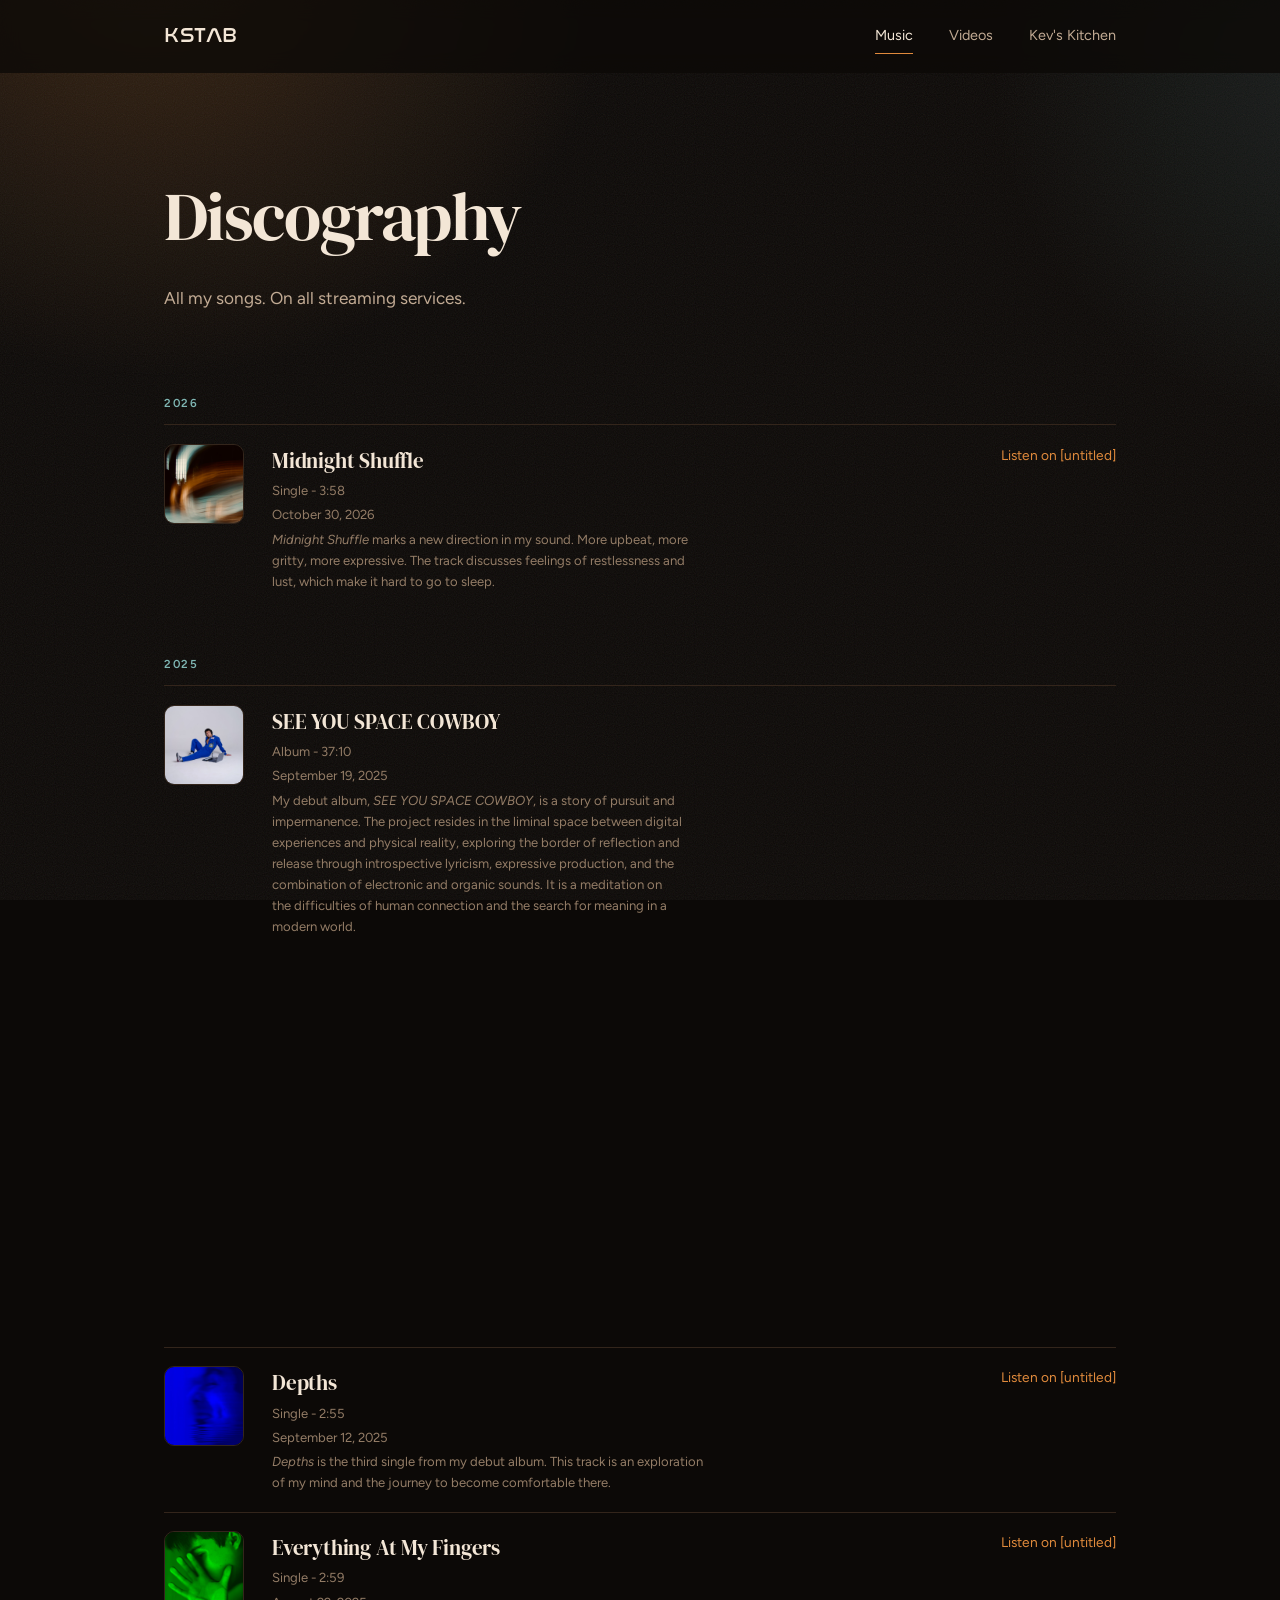
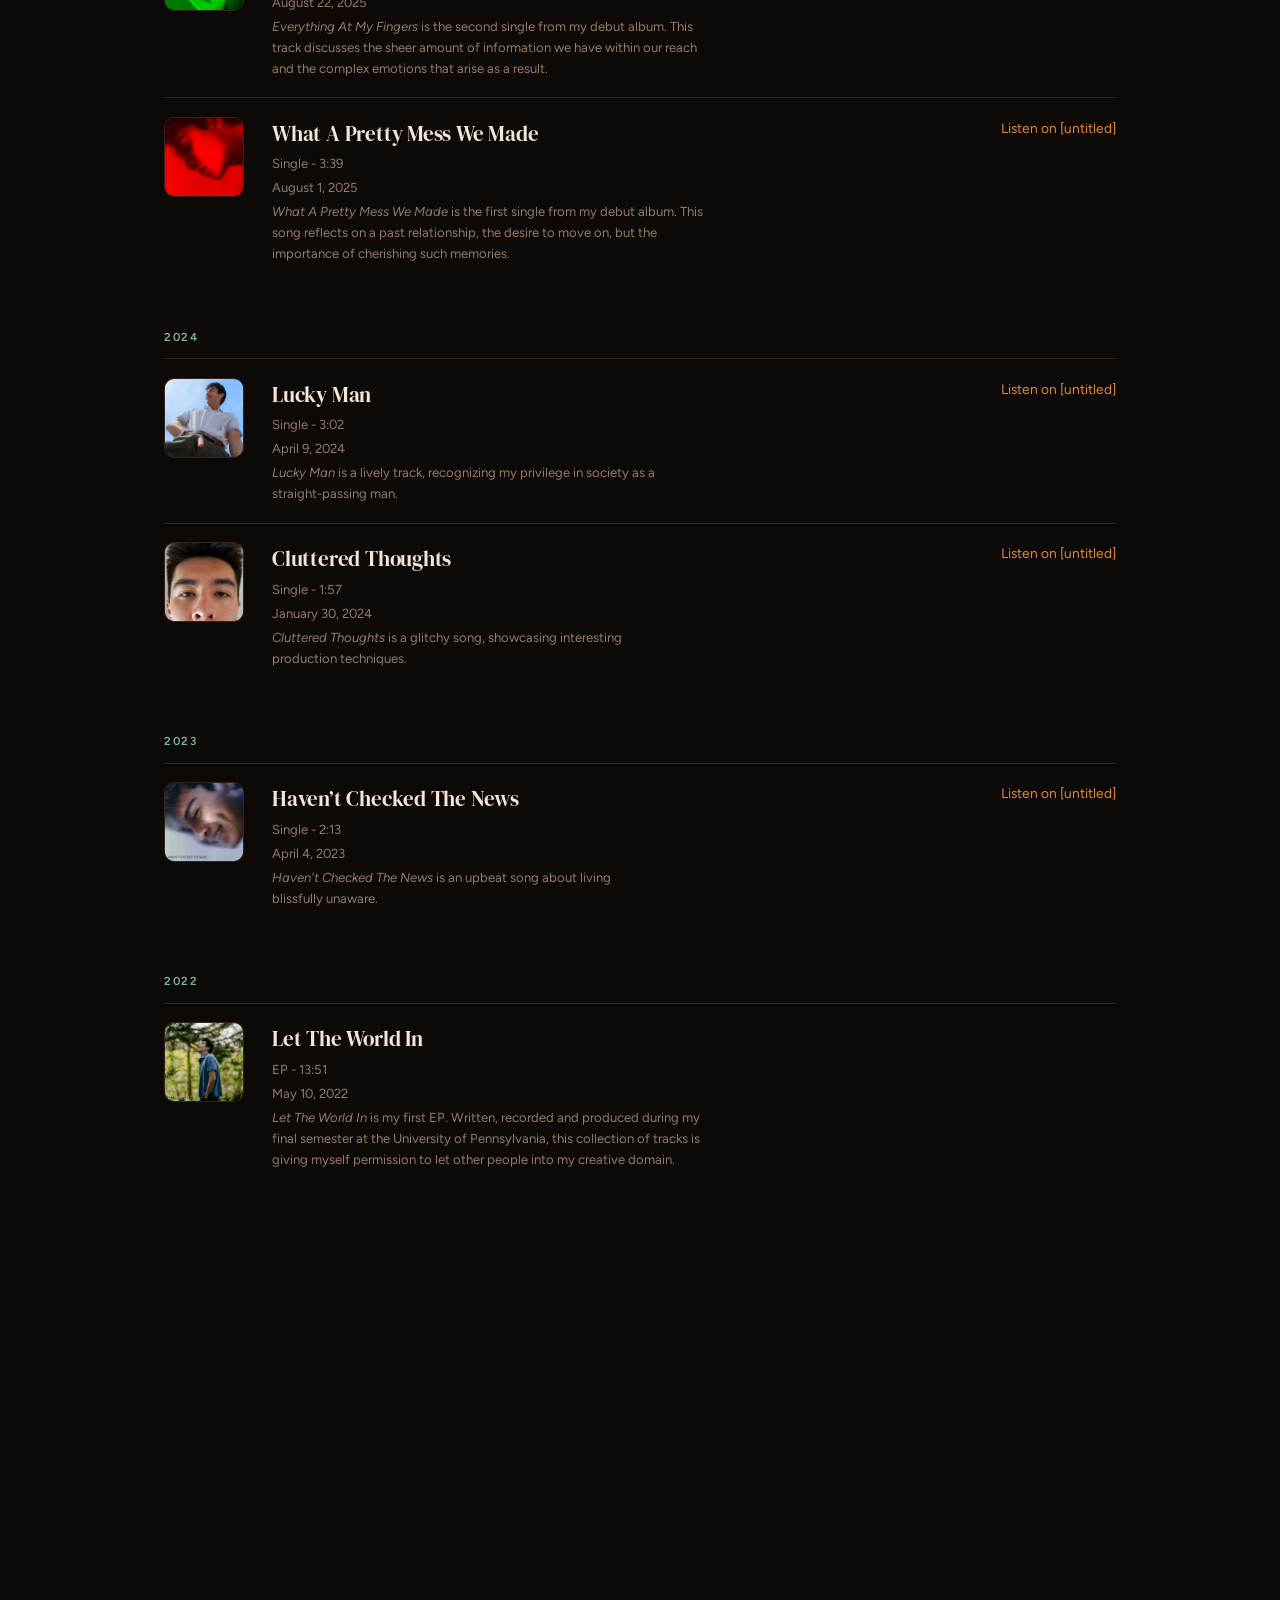
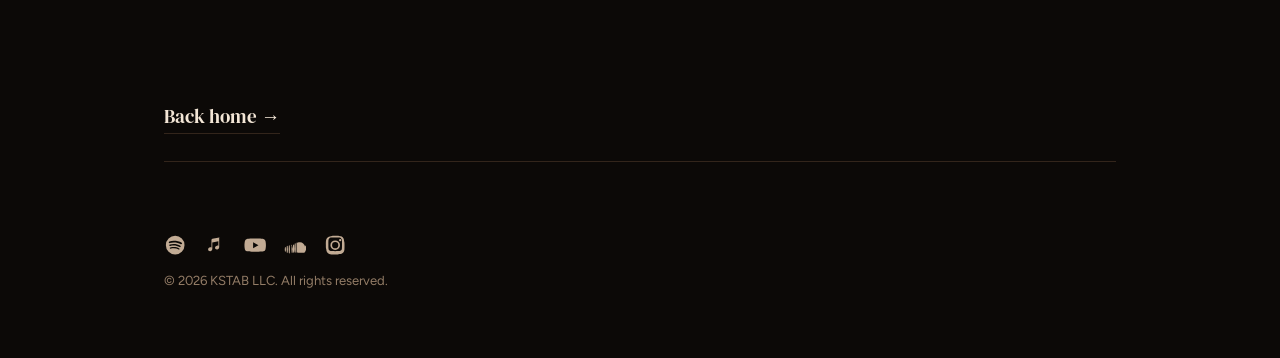
<file: discography.html>
<!DOCTYPE html>
<html lang="en">
<head>
<meta charset="UTF-8">
<meta name="viewport" content="width=device-width, initial-scale=1, viewport-fit=cover">
<title>Discography — Kevin Stabinski</title>
<meta name="description" content="Full discography of Kevin Stabinski.">
<link rel="preconnect" href="https://fonts.googleapis.com">
<link rel="preconnect" href="https://fonts.gstatic.com" crossorigin>
<link href="https://fonts.googleapis.com/css2?family=DM+Serif+Display:ital@0;1&family=Figtree:wght@400;500;600;700&display=swap" rel="stylesheet">
<link rel="stylesheet" href="styles.css">
<link rel="icon" href="icons/favicon.svg" type="image/svg+xml">
<link rel="icon" href="icons/favicon-32.png" sizes="32x32" type="image/png">
<link rel="icon" href="icons/favicon.ico" sizes="any">
<link rel="apple-touch-icon" href="icons/apple-touch-icon.png">
</head>
<body>
<div class="atmosphere" aria-hidden="true"></div>

<header class="nav" id="nav">
  <div class="nav-inner">
    <a href="index.html#top" class="wordmark">KSTAB</a>
    <nav class="nav-links" aria-label="Primary">
      <a href="discography.html">Music</a>
      <a href="videos.html">Videos</a>
      <a href="kitchen.html">Kev's Kitchen</a>
    </nav>
  </div>
</header>

<main class="wrap" id="top">

  <section class="disco-head">
    <h1>Discography</h1>
    <p>All my songs. On all streaming services.</p>
  </section>

  <!-- Discography, grouped by year (newest first). Add an item for each new release. -->
  <section class="disco-year">
    <h2 class="year">2026</h2>

    <article class="disco-item">
      <div class="cover"><img src="covers/midnight-shuffle.jpg" alt="Midnight Shuffle — cover art" loading="lazy"></div>
      <div class="disco-info">
        <h3 class="disco-title">Midnight Shuffle</h3>
        <p class="disco-meta">Single - 3:58</p>
        <p class="disco-meta">October 30, 2026</p>
        <p class="disco-meta"><em>Midnight Shuffle</em> marks a new direction in my sound. More upbeat, more gritty, more expressive. The track discusses feelings of restlessness and lust, which make it hard to go to sleep.</p>
      </div>
      <div class="disco-links">
        <a href="https://untitled.stream/library/project/56Zn4yzJPpPDmofU3nHgt" target="_blank" rel="noopener">Listen on [untitled]</a>
      </div>
    </article>
  </section>

  <section class="disco-year">
    <h2 class="year">2025</h2>

    <article class="disco-item has-player">
      <div class="cover"><img src="covers/see-you-space-cowboy.jpg" alt="SEE YOU SPACE COWBOY — cover art" loading="lazy"></div>
      <div class="disco-info">
        <h3 class="disco-title">SEE YOU SPACE COWBOY</h3>
        <p class="disco-meta">Album - 37:10</p>
        <p class="disco-meta">September 19, 2025</p>
        <p class="disco-meta">My debut album, <em>SEE YOU SPACE COWBOY</em>, is a story of pursuit and impermanence. The project resides in the liminal space between digital experiences and physical reality, exploring the border of reflection and release through introspective lyricism, expressive production, and the combination of electronic and organic sounds. It is a meditation on the difficulties of human connection and the search for meaning in a modern world.</p>
      </div>
      <div class="disco-player">
        <iframe src="https://untitled.stream/embed/xery041Xltoi" title="SEE YOU SPACE COWBOY — [untitled] player" height="344" allow="picture-in-picture" allowfullscreen loading="lazy"></iframe>
      </div>
    </article>

    <article class="disco-item">
      <div class="cover"><img src="covers/depths.jpg" alt="Depths — cover art" loading="lazy"></div>
      <div class="disco-info">
        <h3 class="disco-title">Depths</h3>
        <p class="disco-meta">Single - 2:55</p>
        <p class="disco-meta">September 12, 2025</p>
        <p class="disco-meta"><em>Depths</em> is the third single from my debut album. This track is an exploration of my mind and the journey to become comfortable there.</p>
      </div>
      <div class="disco-links">
        <a href="https://untitled.stream/library/project/LvmSwwoK49ekDDuHXBXhw" target="_blank" rel="noopener">Listen on [untitled]</a>
      </div>
    </article>

    <article class="disco-item">
      <div class="cover"><img src="covers/everything-at-my-fingers.jpg" alt="Everything At My Fingers — cover art" loading="lazy"></div>
      <div class="disco-info">
        <h3 class="disco-title">Everything At My Fingers</h3>
        <p class="disco-meta">Single - 2:59</p>
        <p class="disco-meta">August 22, 2025</p>
        <p class="disco-meta"><em>Everything At My Fingers</em> is the second single from my debut album. This track discusses the sheer amount of information we have within our reach and the complex emotions that arise as a result.</p>
      </div>
      <div class="disco-links">
        <a href="https://untitled.stream/library/project/fAEdESdFH6YdWhnuvoZqQ" target="_blank" rel="noopener">Listen on [untitled]</a>
      </div>
    </article>

    <article class="disco-item">
      <div class="cover"><img src="covers/what-a-pretty-mess-we-made.jpg" alt="What A Pretty Mess We Made — cover art" loading="lazy"></div>
      <div class="disco-info">
        <h3 class="disco-title">What A Pretty Mess We Made</h3>
        <p class="disco-meta">Single - 3:39</p>
        <p class="disco-meta">August 1, 2025</p>
        <p class="disco-meta"> <em>What A Pretty Mess We Made</em> is the first single from my debut album. This song reflects on a past relationship, the desire to move on, but the importance of cherishing such memories.</p>
      </div>
      <div class="disco-links">
        <a href="https://untitled.stream/library/project/HaMpoEMZWQqfsfem1Oa5A" target="_blank" rel="noopener">Listen on [untitled]</a>
      </div>
    </article>
  </section>

  <section class="disco-year">
    <h2 class="year">2024</h2>

    <article class="disco-item">
      <div class="cover"><img src="covers/lucky-man.jpg" alt="Lucky Man — cover art" loading="lazy"></div>
      <div class="disco-info">
        <h3 class="disco-title">Lucky Man</h3>
        <p class="disco-meta">Single - 3:02</p>
        <p class="disco-meta">April 9, 2024</p>
        <p class="disco-meta"><em>Lucky Man</em> is a lively track, recognizing my privilege in society as a straight-passing man.</p>
      </div>
      <div class="disco-links">
        <a href="https://untitled.stream/library/project/_9s58hWtb3RfaY_mjBi5j" target="_blank" rel="noopener">Listen on [untitled]</a>
      </div>
    </article>

    <article class="disco-item">
      <div class="cover"><img src="covers/cluttered-thoughts.jpg" alt="Cluttered Thoughts — cover art" loading="lazy"></div>
      <div class="disco-info">
        <h3 class="disco-title">Cluttered Thoughts</h3>
        <p class="disco-meta">Single - 1:57</p>
        <p class="disco-meta">January 30, 2024</p>
        <p class="disco-meta"><em>Cluttered Thoughts</em> is a glitchy song, showcasing interesting production techniques.</p>
      </div>
      <div class="disco-links">
        <a href="https://untitled.stream/library/project/PQjy4cYfxMZ1XC200hKtd" target="_blank" rel="noopener">Listen on [untitled]</a>
      </div>
    </article>
  </section>

  <section class="disco-year">
    <h2 class="year">2023</h2>

    <article class="disco-item">
      <div class="cover"><img src="covers/havent-checked-the-news.jpg" alt="Haven’t Checked The News — cover art" loading="lazy"></div>
      <div class="disco-info">
        <h3 class="disco-title">Haven’t Checked The News</h3>
        <p class="disco-meta">Single - 2:13</p>
        <p class="disco-meta">April 4, 2023</p>
        <p class="disco-meta"><em>Haven't Checked The News</em> is an upbeat song about living blissfully unaware.</p>
      </div>
      <div class="disco-links">
        <a href="https://untitled.stream/library/project/YCIjHji5BdjjIILpAodQ0" target="_blank" rel="noopener">Listen on [untitled]</a>
      </div>
    </article>
  </section>

  <section class="disco-year">
    <h2 class="year">2022</h2>

     <article class="disco-item has-player">
      <div class="cover"><img src="covers/let-the-world-in.jpg" alt="Let The World In — cover art" loading="lazy"></div>
      <div class="disco-info">
        <h3 class="disco-title">Let The World In</h3>
        <p class="disco-meta">EP - 13:51</p>
        <p class="disco-meta">May 10, 2022</p>
        <p class="disco-meta"><em>Let The World In</em> is my first EP. Written, recorded and produced during my final semester at the University of Pennsylvania, this collection of tracks is giving myself permission to let other people into my creative domain.</p>
      </div>
      <div class="disco-player">
        <iframe src="https://untitled.stream/embed/h6z1aQnfAAu5" title="Let The World In — [untitled] player" height="344" allow="picture-in-picture" allowfullscreen loading="lazy"></iframe>
      </div>
    </article>
  </section>

  <div class="disco-bottom">
    <a class="more-link" href="index.html#top">Back home &rarr;</a>
  </div>

  <footer id="contact">
      <div class="foot-grid">
        <div class="socials" aria-label="Social links">
          <a href="https://open.spotify.com/artist/7ogkPvRYLFvfpVNEqNGi7E?si=UTplcCznTDON6Axlid5GDA" target="_blank" rel="noopener" aria-label="Spotify"><svg viewBox="0 0 24 24"><path d="M12 2a10 10 0 100 20 10 10 0 000-20zm4.59 14.44a.62.62 0 01-.86.21c-2.35-1.44-5.3-1.76-8.79-.96a.62.62 0 11-.28-1.21c3.81-.87 7.08-.5 9.72 1.11.29.18.38.56.21.85zm1.22-2.72a.78.78 0 01-1.07.26c-2.69-1.65-6.79-2.13-9.97-1.17a.78.78 0 11-.45-1.49c3.63-1.1 8.15-.56 11.23 1.33.37.22.49.7.26 1.07zm.11-2.84C14.8 8.95 9.4 8.77 6.32 9.71a.94.94 0 11-.54-1.8c3.53-1.07 9.49-.86 13.23 1.36a.94.94 0 01-.96 1.61z"/></svg></a>
          <a href="https://music.apple.com/us/artist/kevin-stabinski/1827594935" target="_blank" rel="noopener" aria-label="Apple Music"><svg viewBox="0 0 24 24"><path d="M17.5 3.5c-.3 0-.6.05-1 .13L9 5.2c-.7.14-1 .55-1 1.25v8.06c-.4-.18-.85-.26-1.35-.2-1.3.16-2.3 1.16-2.25 2.36.05 1.1 1.05 1.9 2.3 1.78 1.2-.12 2.2-1.05 2.2-2.3V9.06l6.5-1.3v4.9c-.4-.17-.85-.25-1.35-.19-1.3.16-2.3 1.16-2.25 2.36.05 1.1 1.05 1.9 2.3 1.78 1.2-.12 2.2-1.05 2.2-2.3V4.6c0-.72-.38-1.12-1.1-1.1z"/></svg></a>
          <a href="https://www.youtube.com/@kstab" target="_blank" rel="noopener" aria-label="YouTube"><svg viewBox="0 0 24 24"><path d="M23 7.5a3 3 0 00-2.1-2.12C19.05 4.9 12 4.9 12 4.9s-7.05 0-8.9.48A3 3 0 001 7.5C.5 9.36.5 12 .5 12s0 2.64.5 4.5a3 3 0 002.1 2.12C4.95 19.1 12 19.1 12 19.1s7.05 0 8.9-.48A3 3 0 0023 16.5c.5-1.86.5-4.5.5-4.5s0-2.64-.5-4.5zM9.75 15.25v-6.5L15.5 12l-5.75 3.25z"/></svg></a>
          <a href="https://soundcloud.com/kstab" target="_blank" rel="noopener" aria-label="SoundCloud"><svg viewBox="0 0 24 24"><path d="M1 14.5c0-.3.2-.5.4-.5.3 0 .5.2.5.5l.2 2-.2 2c0 .3-.2.5-.5.5-.2 0-.4-.2-.4-.5l-.2-2 .2-2zm2-1.3c0-.3.2-.5.5-.5.2 0 .4.2.5.5l.2 3.3-.2 3.2c0 .3-.3.5-.5.5-.3 0-.5-.2-.5-.5L2.8 16l.2-2.8zm2.2-.7c0-.3.2-.5.5-.5s.5.2.5.5l.2 4-.2 3.8c0 .3-.2.5-.5.5s-.5-.2-.5-.5L5 16l.2-3.5zm2.3-.5c0-.3.2-.6.5-.6.3 0 .5.3.5.6L9.4 16l-.2 3.7c0 .3-.2.5-.5.5-.3 0-.5-.2-.5-.5L8 16l.2-3.7zm2.3-.3c0-.3.3-.5.6-.5.3 0 .5.2.5.5l.2 4.3-.2 3.5c0 .3-.2.5-.5.5-.3 0-.6-.2-.6-.5L9.5 16l.2-4.3zM12 10c.3 0 .5.2.5.5l.2 5.5-.2 3.5c0 .3-.2.5-.5.5s-.5-.2-.5-.5l-.2-3.5.2-5.5c0-.3.2-.5.5-.5zm2-1c.3 0 .5.2.5.5v10c0 .3-.2.5-.5.5s-.5-.2-.5-.5V9.5c0-.3.2-.5.5-.5zm7.5 3c1.4 0 2.5 1.1 2.5 2.5S22.9 20 21.5 20H15c-.3 0-.5-.2-.5-.5V9.7c0-.3.1-.4.4-.5.7-.3 1.5-.4 2.3-.4 2.6 0 4.7 1.9 5.1 4.4.2-.1.5-.2.7-.2z"/></svg></a>
          <a href="https://www.instagram.com/kstabinski" target="_blank" rel="noopener" aria-label="Instagram"><svg viewBox="0 0 24 24"><path d="M12 2c2.7 0 3 0 4.1.06 1 .05 1.7.22 2.3.46.6.24 1.1.56 1.6 1.06.5.5.82 1 1.06 1.6.24.6.4 1.3.46 2.3C21.99 9 22 9.3 22 12s0 3-.06 4.1c-.05 1-.22 1.7-.46 2.3a4.3 4.3 0 01-1.06 1.6c-.5.5-1 .82-1.6 1.06-.6.24-1.3.4-2.3.46C15 21.99 14.7 22 12 22s-3 0-4.1-.06c-1-.05-1.7-.22-2.3-.46a4.3 4.3 0 01-1.6-1.06 4.3 4.3 0 01-1.06-1.6c-.24-.6-.4-1.3-.46-2.3C2.01 15 2 14.7 2 12s0-3 .06-4.1c.05-1 .22-1.7.46-2.3A4.3 4.3 0 013.58 4c.5-.5 1-.82 1.6-1.06.6-.24 1.3-.4 2.3-.46C9 2.01 9.3 2 12 2zm0 1.8c-2.65 0-2.96.01-4 .06-.77.04-1.19.16-1.47.27-.37.14-.63.31-.91.59-.28.28-.45.54-.59.91-.1.28-.23.7-.27 1.47-.05 1.04-.06 1.35-.06 4s.01 2.96.06 4c.04.77.16 1.19.27 1.47.14.37.31.63.59.91.28.28.54.45.91.59.28.1.7.23 1.47.27 1.04.05 1.35.06 4 .06s2.96-.01 4-.06c.77-.04 1.19-.16 1.47-.27.37-.14.63-.31.91-.59.28-.28.45-.54.59-.91.1-.28.23-.7.27-1.47.05-1.04.06-1.35.06-4s-.01-2.96-.06-4c-.04-.77-.16-1.19-.27-1.47a2.5 2.5 0 00-.59-.91 2.5 2.5 0 00-.91-.59c-.28-.1-.7-.23-1.47-.27-1.04-.05-1.35-.06-4-.06zm0 3.06a5.14 5.14 0 110 10.28 5.14 5.14 0 010-10.28zm0 8.48a3.34 3.34 0 100-6.68 3.34 3.34 0 000 6.68zm6.54-8.69a1.2 1.2 0 11-2.4 0 1.2 1.2 0 012.4 0z"/></svg></a>
        </div>
      </div>
      <p class="foot-meta">&copy; 2026 KSTAB LLC. All rights reserved.</p>
    </footer>

</main>

<script src="main.js"></script>
</body>
</html>
</file>
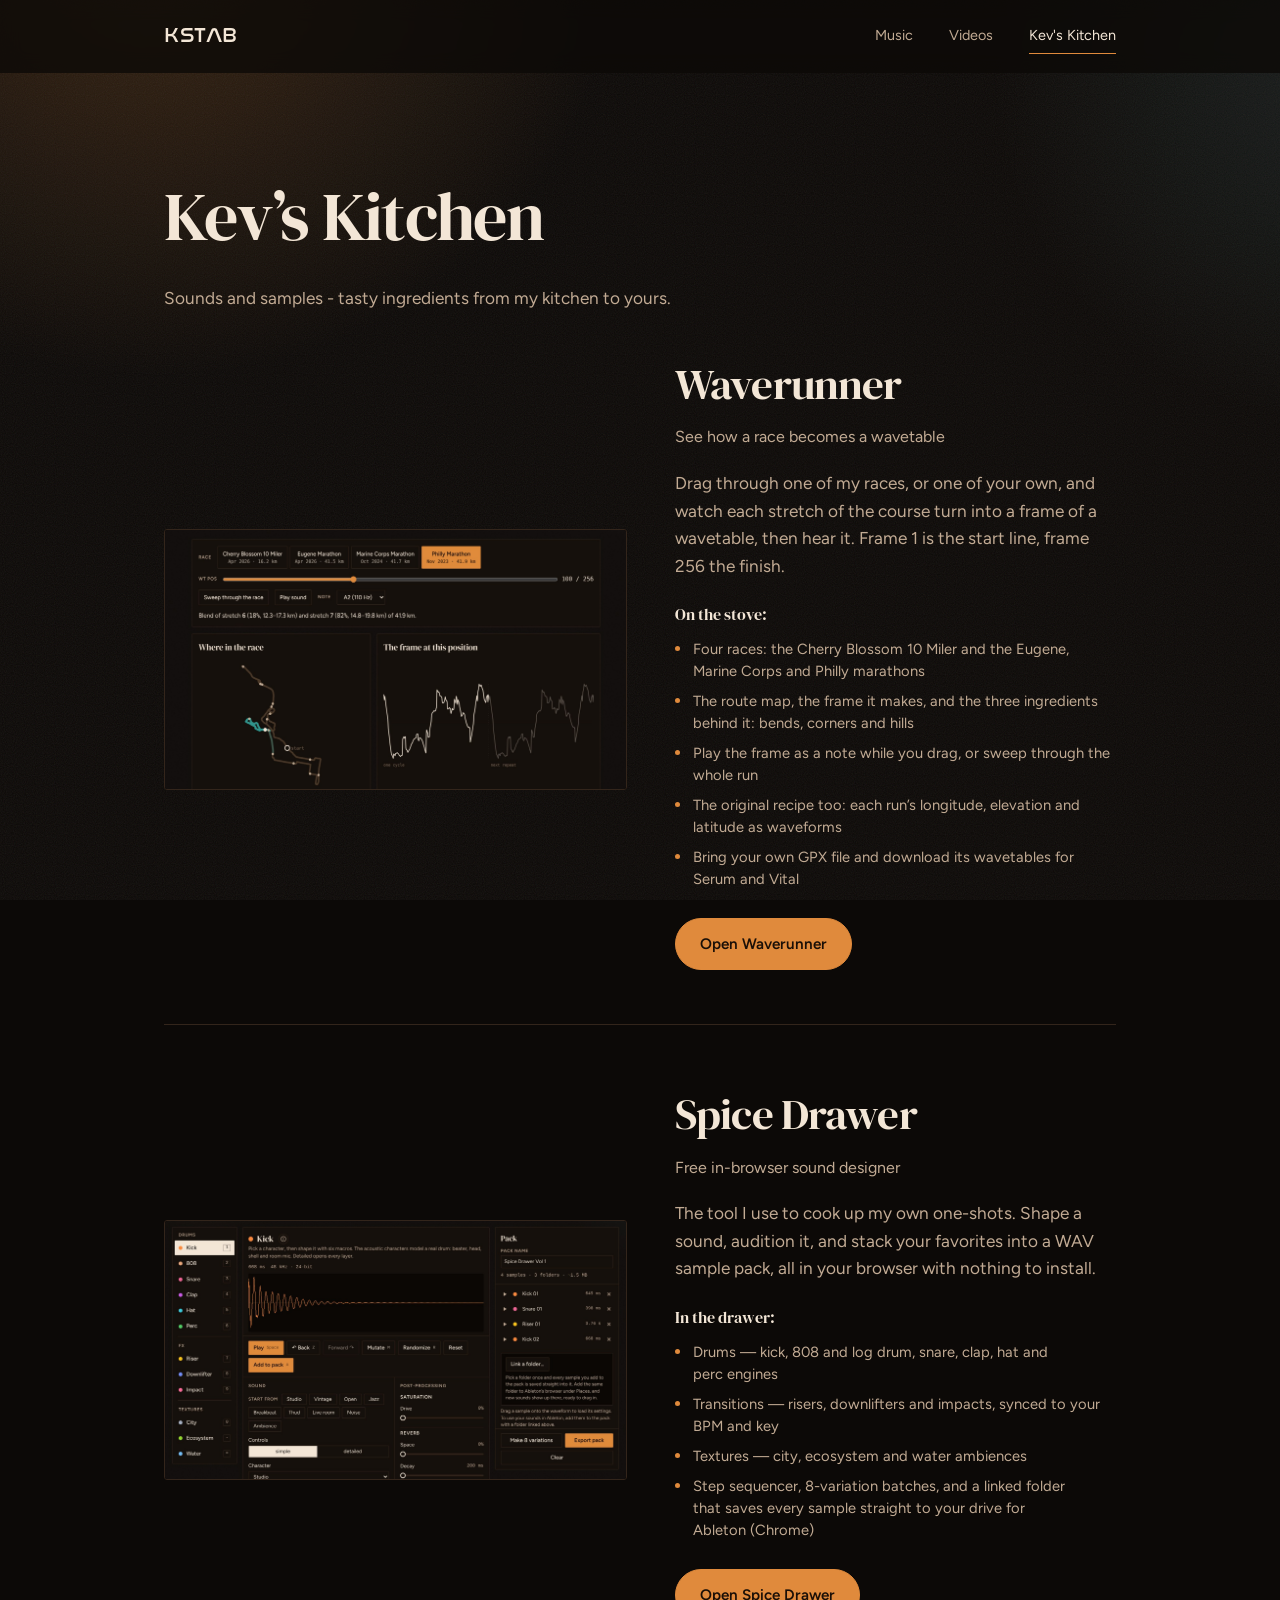
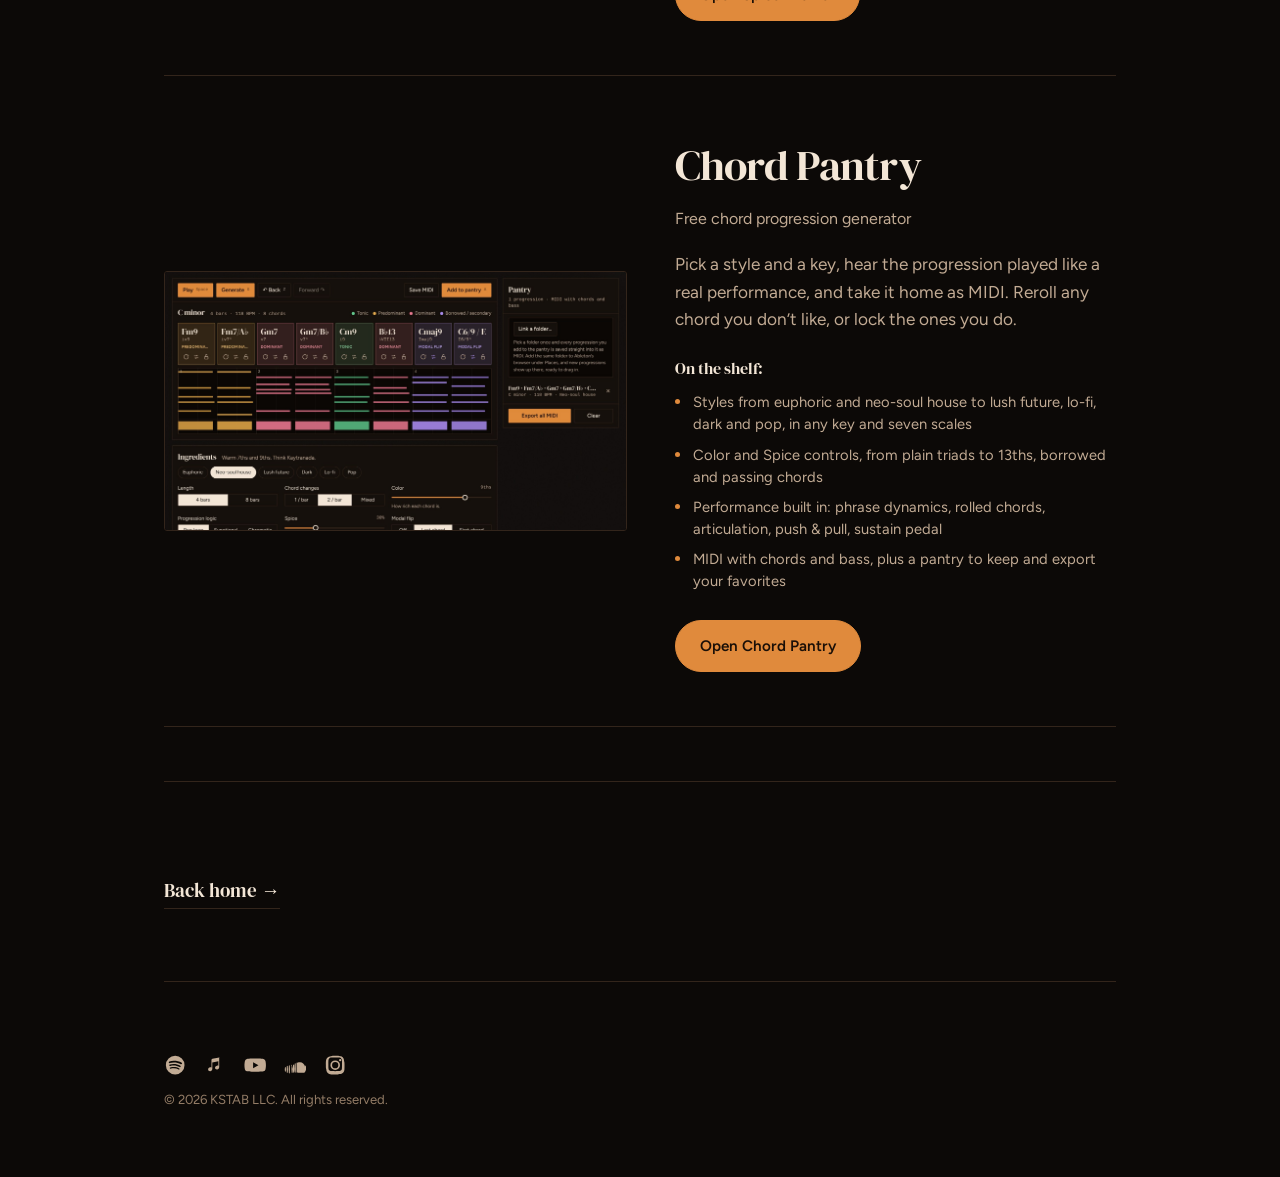
<file: kitchen.html>
<!DOCTYPE html>
<html lang="en">
<head>
<meta charset="UTF-8">
<meta name="viewport" content="width=device-width, initial-scale=1, viewport-fit=cover">
<title>Kev&rsquo;s Kitchen — Sounds &amp; Samples</title>
<meta name="description" content="Sample packs, loops, and one-shots by Kevin Stabinski.">
<link rel="preconnect" href="https://fonts.googleapis.com">
<link rel="preconnect" href="https://fonts.gstatic.com" crossorigin>
<link href="https://fonts.googleapis.com/css2?family=DM+Serif+Display:ital@0;1&family=Figtree:wght@400;500;600;700&display=swap" rel="stylesheet">
<link rel="stylesheet" href="styles.css">
<link rel="icon" href="icons/favicon.svg" type="image/svg+xml">
<link rel="icon" href="icons/favicon-32.png" sizes="32x32" type="image/png">
<link rel="icon" href="icons/favicon.ico" sizes="any">
<link rel="apple-touch-icon" href="icons/apple-touch-icon.png">
</head>
<body>
<div class="atmosphere" aria-hidden="true"></div>

<header class="nav" id="nav">
  <div class="nav-inner">
    <a href="index.html#top" class="wordmark">KSTAB</a>
    <nav class="nav-links" aria-label="Primary">
      <a href="discography.html">Music</a>
      <a href="videos.html">Videos</a>
      <a href="kitchen.html">Kev's Kitchen</a>
    </nav>
  </div>
</header>

<main class="wrap" id="top">

  <section class="shop-head">
    <h1>Kev&rsquo;s Kitchen</h1>
    <p>Sounds and samples - tasty ingredients from my kitchen to yours.</p>
  </section>

  <article class="featured">
    <div class="featured-media">
      <a href="waverunner.html"><img src="covers/waverunner.jpg" alt="Waverunner — see how a race becomes a wavetable" loading="lazy"></a>
    </div>
    <div class="featured-body">
      <h2 class="featured-title">Waverunner</h2>
      <p class="featured-sub">See how a race becomes a wavetable</p>
      <p class="featured-desc">Drag through one of my races, or one of your own, and watch each stretch of the course turn into a frame of a wavetable, then hear it. Frame 1 is the start line, frame 256 the finish.</p>
      <p class="kit-label">On the stove&colon;</p>
      <ul class="kit-list">
        <li>Four races: the Cherry Blossom 10 Miler and the Eugene, Marine Corps and Philly marathons</li>
        <li>The route map, the frame it makes, and the three ingredients behind it: bends, corners and hills</li>
        <li>Play the frame as a note while you drag, or sweep through the whole run</li>
        <li>The original recipe too: each run&rsquo;s longitude, elevation and latitude as waveforms</li>
        <li>Bring your own GPX file and download its wavetables for Serum and Vital</li>
      </ul>
      <div class="featured-foot">
        <a class="btn" href="waverunner.html">Open Waverunner</a>
      </div>
    </div>
  </article>

  <article class="featured">
    <div class="featured-media">
      <a href="spice-drawer.html"><img src="covers/spice-drawer.jpg" alt="Spice Drawer — in-browser sound designer" loading="lazy"></a>
    </div>
    <div class="featured-body">
      <h2 class="featured-title">Spice Drawer</h2>
      <p class="featured-sub">Free in-browser sound designer</p>
      <p class="featured-desc">The tool I use to cook up my own one-shots. Shape a sound, audition it, and stack your favorites into a WAV sample pack, all in your browser with nothing to install.</p>
      <p class="kit-label">In the drawer&colon;</p>
      <ul class="kit-list">
        <li>Drums — kick, 808 and log drum, snare, clap, hat and perc engines</li>
        <li>Transitions — risers, downlifters and impacts, synced to your BPM and key</li>
        <li>Textures — city, ecosystem and water ambiences</li>
        <li>Step sequencer, 8-variation batches, and a linked folder that saves every sample straight to your drive for Ableton (Chrome)</li>
      </ul>
      <div class="featured-foot">
        <a class="btn" href="spice-drawer.html">Open Spice Drawer</a>
      </div>
    </div>
  </article>

  <article class="featured">
    <div class="featured-media">
      <a href="chord-pantry.html"><img src="covers/chord-pantry.jpg" alt="Chord Pantry — in-browser chord progression generator" loading="lazy"></a>
    </div>
    <div class="featured-body">
      <h2 class="featured-title">Chord Pantry</h2>
      <p class="featured-sub">Free chord progression generator</p>
      <p class="featured-desc">Pick a style and a key, hear the progression played like a real performance, and take it home as MIDI. Reroll any chord you don&rsquo;t like, or lock the ones you do.</p>
      <p class="kit-label">On the shelf&colon;</p>
      <ul class="kit-list">
        <li>Styles from euphoric and neo-soul house to lush future, lo-fi, dark and pop, in any key and seven scales</li>
        <li>Color and Spice controls, from plain triads to 13ths, borrowed and passing chords</li>
        <li>Performance built in: phrase dynamics, rolled chords, articulation, push &amp; pull, sustain pedal</li>
        <li>MIDI with chords and bass, plus a pantry to keep and export your favorites</li>
      </ul>
      <div class="featured-foot">
        <a class="btn" href="chord-pantry.html">Open Chord Pantry</a>
      </div>
    </div>
  </article>

  <!-- Product grid. Duplicate a .product for each new pack; swap the placeholder
       cover for real art, set the price, and link the button to your store. -->
  <!-- section class="shop-grid">
    < article class="product">
      <div class="product-cover" aria-hidden="true"><svg viewBox="0 0 24 24" fill="currentColor" aria-hidden="true"><path d="M2 12h2v2H2zm3-4h2v10H5zm3-3h2v16H8zm3 4h2v8h-2zm3-6h2v20h-2zm3 4h2v12h-2zm3 3h2v6h-2z"/></svg></div>
      <div class="product-body">
        <h3 class="product-title">Mise en Place</h3>
        <p class="product-desc">Ambient pads and textures to build a track on.</p>
        <p class="product-meta">30 loops · WAV · 24-bit</p>
        <div class="product-foot">
          <span class="product-price">$18</span>
          <a class="buy-btn" href="#" target="_blank" rel="noopener">Get it</a>
        </div>
      </div>
    </article> -->

  <div class="shop-note">
    <a class="more-link" href="index.html#top">Back home &rarr;</a>
  </div>

  <footer id="contact">
      <div class="foot-grid">
        <div class="socials" aria-label="Social links">
          <a href="https://open.spotify.com/artist/7ogkPvRYLFvfpVNEqNGi7E?si=UTplcCznTDON6Axlid5GDA" target="_blank" rel="noopener" aria-label="Spotify"><svg viewBox="0 0 24 24"><path d="M12 2a10 10 0 100 20 10 10 0 000-20zm4.59 14.44a.62.62 0 01-.86.21c-2.35-1.44-5.3-1.76-8.79-.96a.62.62 0 11-.28-1.21c3.81-.87 7.08-.5 9.72 1.11.29.18.38.56.21.85zm1.22-2.72a.78.78 0 01-1.07.26c-2.69-1.65-6.79-2.13-9.97-1.17a.78.78 0 11-.45-1.49c3.63-1.1 8.15-.56 11.23 1.33.37.22.49.7.26 1.07zm.11-2.84C14.8 8.95 9.4 8.77 6.32 9.71a.94.94 0 11-.54-1.8c3.53-1.07 9.49-.86 13.23 1.36a.94.94 0 01-.96 1.61z"/></svg></a>
          <a href="https://music.apple.com/us/artist/kevin-stabinski/1827594935" target="_blank" rel="noopener" aria-label="Apple Music"><svg viewBox="0 0 24 24"><path d="M17.5 3.5c-.3 0-.6.05-1 .13L9 5.2c-.7.14-1 .55-1 1.25v8.06c-.4-.18-.85-.26-1.35-.2-1.3.16-2.3 1.16-2.25 2.36.05 1.1 1.05 1.9 2.3 1.78 1.2-.12 2.2-1.05 2.2-2.3V9.06l6.5-1.3v4.9c-.4-.17-.85-.25-1.35-.19-1.3.16-2.3 1.16-2.25 2.36.05 1.1 1.05 1.9 2.3 1.78 1.2-.12 2.2-1.05 2.2-2.3V4.6c0-.72-.38-1.12-1.1-1.1z"/></svg></a>
          <a href="https://www.youtube.com/@kstab" target="_blank" rel="noopener" aria-label="YouTube"><svg viewBox="0 0 24 24"><path d="M23 7.5a3 3 0 00-2.1-2.12C19.05 4.9 12 4.9 12 4.9s-7.05 0-8.9.48A3 3 0 001 7.5C.5 9.36.5 12 .5 12s0 2.64.5 4.5a3 3 0 002.1 2.12C4.95 19.1 12 19.1 12 19.1s7.05 0 8.9-.48A3 3 0 0023 16.5c.5-1.86.5-4.5.5-4.5s0-2.64-.5-4.5zM9.75 15.25v-6.5L15.5 12l-5.75 3.25z"/></svg></a>
          <a href="https://soundcloud.com/kstab" target="_blank" rel="noopener" aria-label="SoundCloud"><svg viewBox="0 0 24 24"><path d="M1 14.5c0-.3.2-.5.4-.5.3 0 .5.2.5.5l.2 2-.2 2c0 .3-.2.5-.5.5-.2 0-.4-.2-.4-.5l-.2-2 .2-2zm2-1.3c0-.3.2-.5.5-.5.2 0 .4.2.5.5l.2 3.3-.2 3.2c0 .3-.3.5-.5.5-.3 0-.5-.2-.5-.5L2.8 16l.2-2.8zm2.2-.7c0-.3.2-.5.5-.5s.5.2.5.5l.2 4-.2 3.8c0 .3-.2.5-.5.5s-.5-.2-.5-.5L5 16l.2-3.5zm2.3-.5c0-.3.2-.6.5-.6.3 0 .5.3.5.6L9.4 16l-.2 3.7c0 .3-.2.5-.5.5-.3 0-.5-.2-.5-.5L8 16l.2-3.7zm2.3-.3c0-.3.3-.5.6-.5.3 0 .5.2.5.5l.2 4.3-.2 3.5c0 .3-.2.5-.5.5-.3 0-.6-.2-.6-.5L9.5 16l.2-4.3zM12 10c.3 0 .5.2.5.5l.2 5.5-.2 3.5c0 .3-.2.5-.5.5s-.5-.2-.5-.5l-.2-3.5.2-5.5c0-.3.2-.5.5-.5zm2-1c.3 0 .5.2.5.5v10c0 .3-.2.5-.5.5s-.5-.2-.5-.5V9.5c0-.3.2-.5.5-.5zm7.5 3c1.4 0 2.5 1.1 2.5 2.5S22.9 20 21.5 20H15c-.3 0-.5-.2-.5-.5V9.7c0-.3.1-.4.4-.5.7-.3 1.5-.4 2.3-.4 2.6 0 4.7 1.9 5.1 4.4.2-.1.5-.2.7-.2z"/></svg></a>
          <a href="https://www.instagram.com/kstabinski" target="_blank" rel="noopener" aria-label="Instagram"><svg viewBox="0 0 24 24"><path d="M12 2c2.7 0 3 0 4.1.06 1 .05 1.7.22 2.3.46.6.24 1.1.56 1.6 1.06.5.5.82 1 1.06 1.6.24.6.4 1.3.46 2.3C21.99 9 22 9.3 22 12s0 3-.06 4.1c-.05 1-.22 1.7-.46 2.3a4.3 4.3 0 01-1.06 1.6c-.5.5-1 .82-1.6 1.06-.6.24-1.3.4-2.3.46C15 21.99 14.7 22 12 22s-3 0-4.1-.06c-1-.05-1.7-.22-2.3-.46a4.3 4.3 0 01-1.6-1.06 4.3 4.3 0 01-1.06-1.6c-.24-.6-.4-1.3-.46-2.3C2.01 15 2 14.7 2 12s0-3 .06-4.1c.05-1 .22-1.7.46-2.3A4.3 4.3 0 013.58 4c.5-.5 1-.82 1.6-1.06.6-.24 1.3-.4 2.3-.46C9 2.01 9.3 2 12 2zm0 1.8c-2.65 0-2.96.01-4 .06-.77.04-1.19.16-1.47.27-.37.14-.63.31-.91.59-.28.28-.45.54-.59.91-.1.28-.23.7-.27 1.47-.05 1.04-.06 1.35-.06 4s.01 2.96.06 4c.04.77.16 1.19.27 1.47.14.37.31.63.59.91.28.28.54.45.91.59.28.1.7.23 1.47.27 1.04.05 1.35.06 4 .06s2.96-.01 4-.06c.77-.04 1.19-.16 1.47-.27.37-.14.63-.31.91-.59.28-.28.45-.54.59-.91.1-.28.23-.7.27-1.47.05-1.04.06-1.35.06-4s-.01-2.96-.06-4c-.04-.77-.16-1.19-.27-1.47a2.5 2.5 0 00-.59-.91 2.5 2.5 0 00-.91-.59c-.28-.1-.7-.23-1.47-.27-1.04-.05-1.35-.06-4-.06zm0 3.06a5.14 5.14 0 110 10.28 5.14 5.14 0 010-10.28zm0 8.48a3.34 3.34 0 100-6.68 3.34 3.34 0 000 6.68zm6.54-8.69a1.2 1.2 0 11-2.4 0 1.2 1.2 0 012.4 0z"/></svg></a>
        </div>
      </div>
      <p class="foot-meta">&copy; 2026 KSTAB LLC. All rights reserved.</p>
    </footer>

</main>

<script src="main.js"></script>
</body>
</html>
</file>
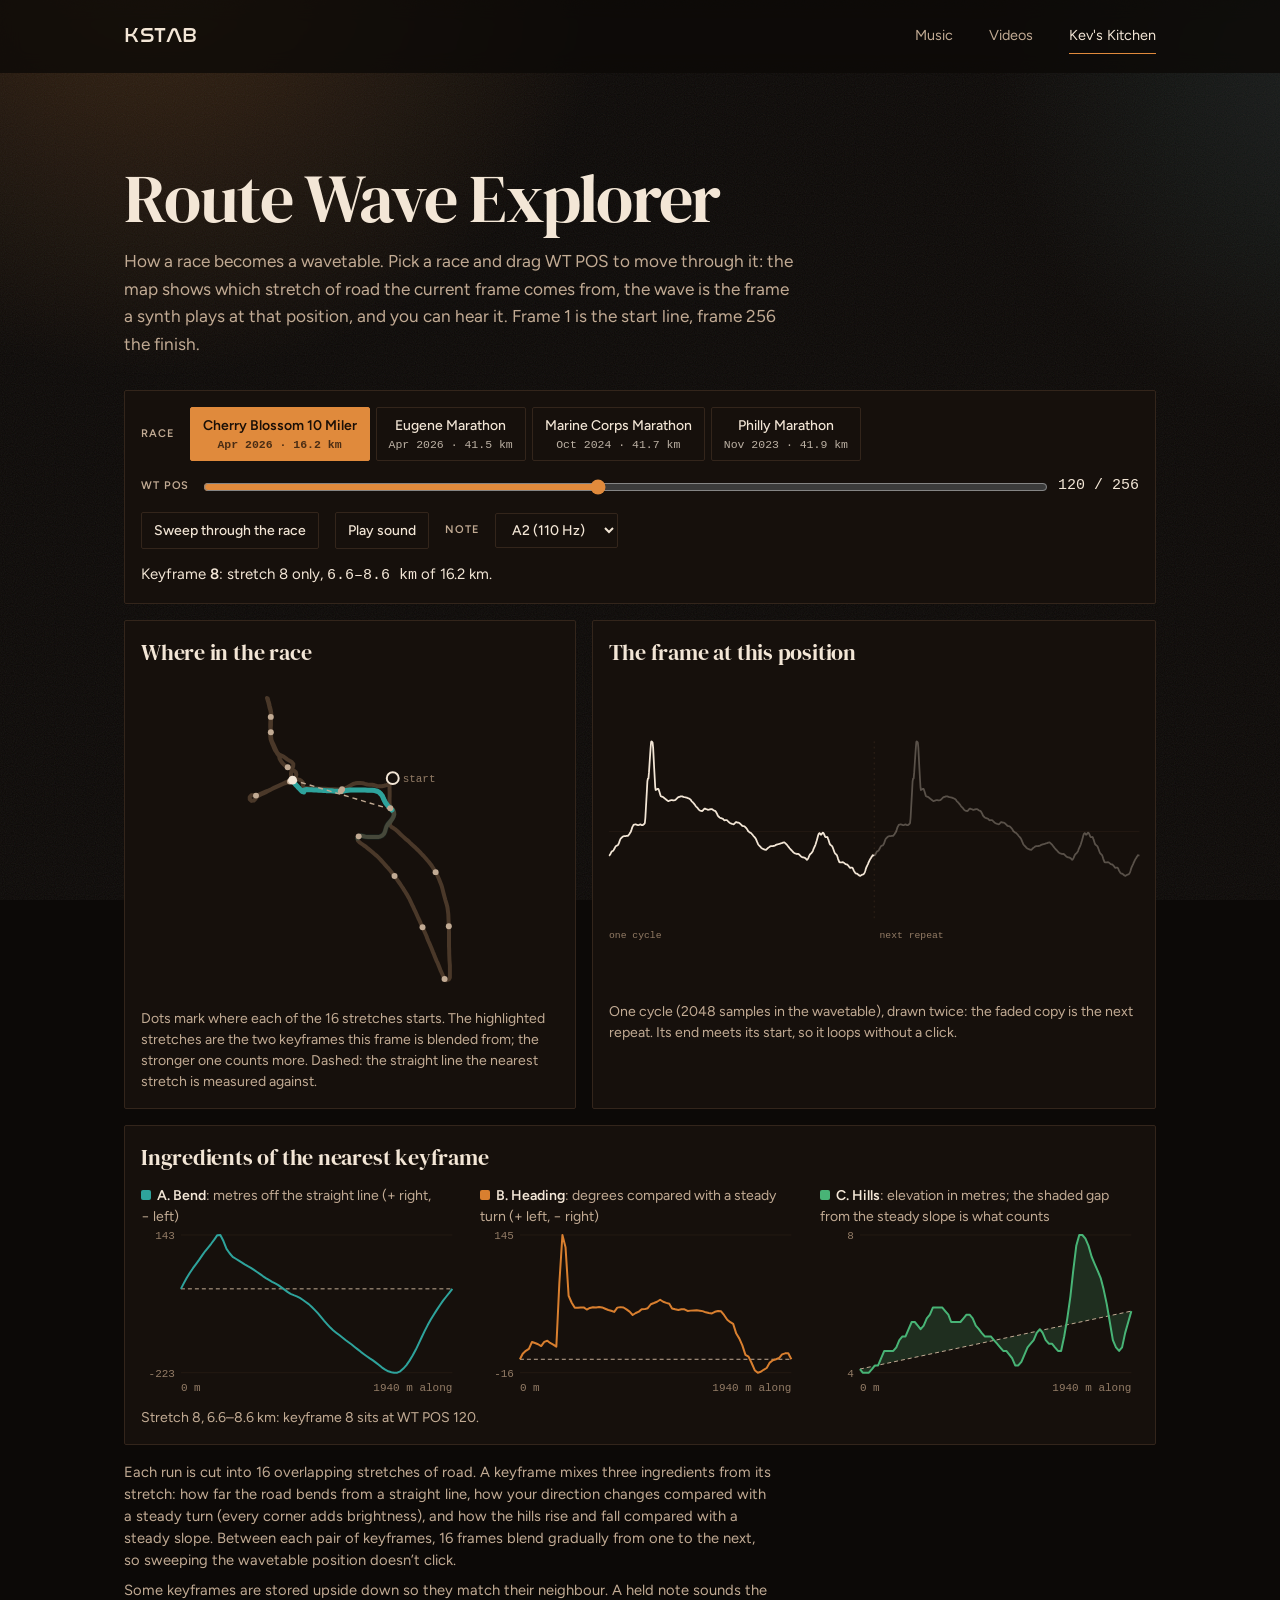
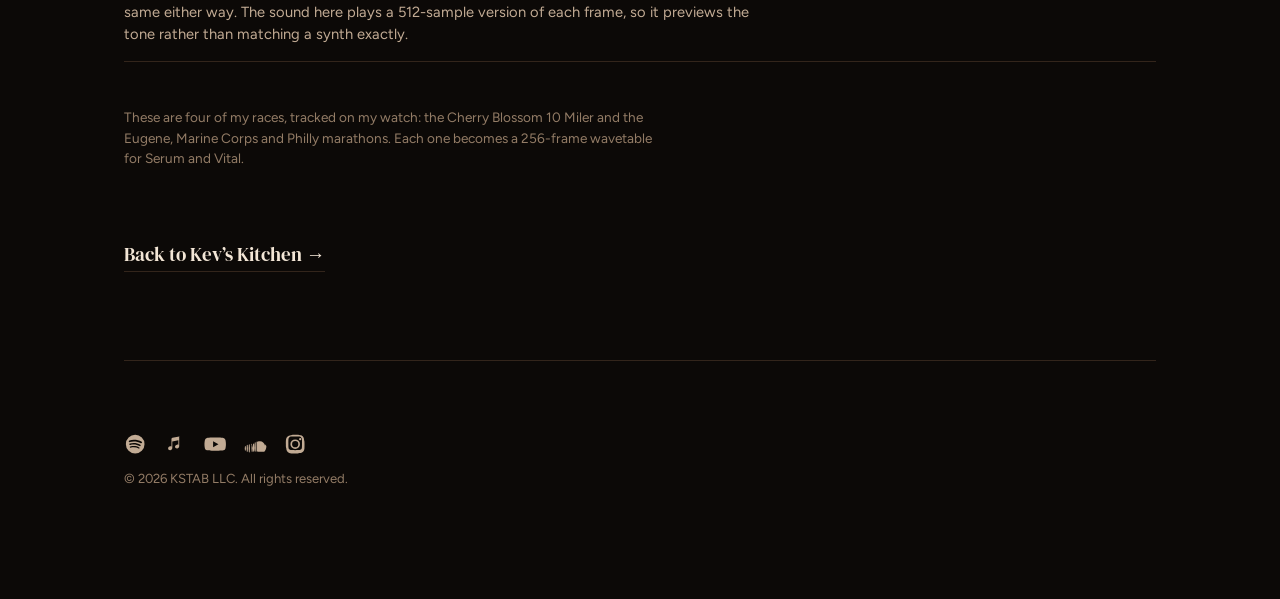
<file: route-waves.html>
<!DOCTYPE html>
<html lang="en">
<head>
<meta charset="UTF-8">
<meta name="viewport" content="width=device-width, initial-scale=1, viewport-fit=cover">
<title>Route Wave Explorer &mdash; Kev&rsquo;s Kitchen</title>
<meta name="description" content="Route Wave Explorer: see how a race becomes a wavetable. Drag through the Cherry Blossom 10 Miler or the Eugene, Marine Corps and Philly marathons, watch which stretch of the course each frame comes from, and hear it.">
<link rel="preconnect" href="https://fonts.googleapis.com">
<link rel="preconnect" href="https://fonts.gstatic.com" crossorigin>
<link href="https://fonts.googleapis.com/css2?family=DM+Serif+Display:ital@0;1&family=Figtree:wght@400;500;600;700&display=swap" rel="stylesheet">
<link rel="stylesheet" href="styles.css">
<link rel="icon" href="icons/favicon.svg" type="image/svg+xml">
<link rel="icon" href="icons/favicon-32.png" sizes="32x32" type="image/png">
<link rel="icon" href="icons/favicon.ico" sizes="any">
<link rel="apple-touch-icon" href="icons/apple-touch-icon.png">
<style>
/* Layout: a run on the bench. Controls first; the route map beside the frame it makes; the three ingredients of that stretch underneath. Ingredient colors are tuned for the site's dark panels. */
:root{
  --maxw:1160px;
  --panel:var(--bg-raise); --sunk:#0a0705; --muted:var(--ink-soft); --grid:#241a13;
  --fg:var(--ink); --wave:var(--ink); --route:#4a3829;
  --bend:#2ea39c; --turn:#d97f2f; --hill:#48b476; --hill-fill:rgba(72,180,118,.18);
  --display:"DM Serif Display", Georgia, serif;
  --body:"Figtree", system-ui, -apple-system, sans-serif;
  --mono:ui-monospace, "SF Mono", Menlo, Consolas, monospace;
}
*{box-sizing:border-box}
button,input,select{font:inherit;color:inherit}
:focus-visible{outline:2px solid var(--accent);outline-offset:2px}
.app{position:relative;z-index:1;max-width:var(--maxw);margin:0 auto;padding:0 var(--pad) clamp(2rem,5vh,3rem);font-size:15px;line-height:1.5;display:flex;flex-direction:column;gap:16px}
header.top{padding:clamp(3rem,10vh,6rem) 0 clamp(.5rem,2vh,1rem)}
.brand h1{font-family:var(--display);font-weight:300;font-size:clamp(2.4rem,8vw,4.25rem);letter-spacing:-0.025em;margin:0 0 .85rem;line-height:1.05;text-wrap:balance}
.brand p{margin:0;color:var(--ink-soft);max-width:62ch;font-size:clamp(1rem,0.97rem + 0.15vw,1.075rem);line-height:1.6}
.panel{background:var(--panel);border:1px solid var(--line);border-radius:2px;padding:16px;display:grid;gap:10px;min-width:0}
.panel h2{font-family:var(--display);font-weight:400;font-size:1.35rem;letter-spacing:-.01em;margin:0}
.controls{gap:14px}
.row{display:flex;flex-wrap:wrap;gap:10px 16px;align-items:center}
.label{font-size:11px;text-transform:uppercase;letter-spacing:.08em;color:var(--muted);font-weight:600}
.seg{display:flex;flex-wrap:wrap;gap:6px}
button,select{border:1px solid var(--line);background:var(--panel);padding:7px 12px;border-radius:2px;cursor:pointer;font-weight:500;font-size:14px}
button:hover,select:hover{background:var(--sunk)}
button[aria-pressed="true"]{background:var(--accent);color:#1a0f07;border-color:var(--accent);font-weight:600}
.seg button small{display:block;font-size:11.5px;opacity:.75;font-family:var(--mono)}
.slider-row{display:grid;grid-template-columns:auto 1fr auto;gap:12px;align-items:center}
input[type="range"]{width:100%;accent-color:var(--accent)}
.num{font-family:var(--mono);font-variant-numeric:tabular-nums}
#pos-out{min-width:7.5ch;text-align:right;font-family:var(--mono);font-variant-numeric:tabular-nums}
.status{margin:0}
.status b{font-weight:600;color:var(--ink)}
.pair{display:grid;grid-template-columns:minmax(0,1fr) minmax(0,1.25fr);gap:16px}
.trio{display:grid;grid-template-columns:repeat(3,minmax(0,1fr));gap:20px}
.cap{margin:0;color:var(--muted);font-size:.88rem}
.cap b{color:var(--ink);font-weight:600}
svg{width:100%;height:auto;display:block;overflow:visible}
svg text{fill:var(--ink-faint);font-family:var(--mono);font-size:11px}
.swatch{display:inline-block;width:10px;height:10px;border-radius:2px;margin-right:6px}
.notes{color:var(--ink-soft);font-size:.92rem;display:grid;gap:8px;max-width:72ch}
.notes p{margin:0}
.page-foot{position:relative;z-index:1;border-top:1px solid var(--line);padding:clamp(2rem,5vh,3rem) 0 clamp(3rem,8vh,5rem)}
.page-foot p{color:var(--ink-faint);font-size:0.85rem;max-width:60ch;margin:0 0 1.5rem}
@media (max-width:820px){
  .pair,.trio{grid-template-columns:minmax(0,1fr)}
  .slider-row{grid-template-columns:1fr auto}
  .slider-row .label{grid-column:1/-1}
}
</style>
</head>
<body>
<div class="atmosphere" aria-hidden="true"></div>

<header class="nav" id="nav">
  <div class="nav-inner">
    <a href="index.html#top" class="wordmark">KSTAB</a>
    <nav class="nav-links" aria-label="Primary">
      <a href="discography.html">Music</a>
      <a href="videos.html">Videos</a>
      <a href="kitchen.html" class="active" aria-current="page">Kev's Kitchen</a>
    </nav>
  </div>
</header>

<main class="app" id="top">
  <header class="top">
    <div class="brand">
      <h1>Route Wave Explorer</h1>
      <p>How a race becomes a wavetable. Pick a race and drag WT POS to move through it: the map shows which stretch of road the current frame comes from, the wave is the frame a synth plays at that position, and you can hear it. Frame 1 is the start line, frame 256 the finish.</p>
    </div>
  </header>

  <section class="panel controls" aria-label="Controls">
    <div class="row">
      <span class="label">Race</span>
      <div class="seg" id="runs" role="group" aria-label="Choose a race"></div>
    </div>
    <div class="slider-row">
      <label class="label" for="pos">WT POS</label>
      <input id="pos" type="range" min="1" max="256" step="1" value="120">
      <output id="pos-out" for="pos">120 / 256</output>
    </div>
    <div class="row">
      <button id="sweep" type="button" aria-pressed="false">Sweep through the race</button>
      <button id="sound" type="button" aria-pressed="false">Play sound</button>
      <label class="label" for="note">Note</label>
      <select id="note">
        <option value="55">A1 (55 Hz)</option>
        <option value="110" selected>A2 (110 Hz)</option>
        <option value="220">A3 (220 Hz)</option>
      </select>
    </div>
    <p class="status" id="status" aria-live="polite">Loading races&hellip;</p>
  </section>

  <div class="pair">
    <section class="panel" aria-labelledby="map-h">
      <h2 id="map-h">Where in the race</h2>
      <svg id="map" viewBox="0 0 420 320" role="img" aria-label="Route map with the current stretches highlighted"></svg>
      <p class="cap">Dots mark where each of the 16 stretches starts. The highlighted stretches are the two keyframes this frame is blended from; the stronger one counts more. Dashed: the straight line the nearest stretch is measured against.</p>
    </section>
    <section class="panel" aria-labelledby="wave-h">
      <h2 id="wave-h">The frame at this position</h2>
      <svg id="wave" viewBox="0 0 600 240" role="img" aria-label="One cycle of the current wavetable frame, shown twice"></svg>
      <p class="cap">One cycle (2048 samples in the wavetable), drawn twice: the faded copy is the next repeat. Its end meets its start, so it loops without a click.</p>
    </section>
  </div>

  <section class="panel" aria-labelledby="ing-h">
    <h2 id="ing-h">Ingredients of the nearest keyframe</h2>
    <div class="trio">
      <div>
        <p class="cap"><span class="swatch" style="background:var(--bend)"></span><b>A. Bend</b>: metres off the straight line (+ right, &minus; left)</p>
        <svg id="ing-bend" viewBox="0 0 320 170" role="img" aria-label="How far the road bends from the straight line"></svg>
      </div>
      <div>
        <p class="cap"><span class="swatch" style="background:var(--turn)"></span><b>B. Heading</b>: degrees compared with a steady turn (+ left, &minus; right)</p>
        <svg id="ing-turn" viewBox="0 0 320 170" role="img" aria-label="Direction of travel compared with a steady turn"></svg>
      </div>
      <div>
        <p class="cap"><span class="swatch" style="background:var(--hill)"></span><b>C. Hills</b>: elevation in metres; the shaded gap from the steady slope is what counts</p>
        <svg id="ing-hill" viewBox="0 0 320 170" role="img" aria-label="Elevation compared with a steady slope"></svg>
      </div>
    </div>
    <p class="cap" id="ing-cap"></p>
  </section>

  <section class="notes" aria-label="How it works">
    <p>Each run is cut into 16 overlapping stretches of road. A keyframe mixes three ingredients from its stretch: how far the road bends from a straight line, how your direction changes compared with a steady turn (every corner adds brightness), and how the hills rise and fall compared with a steady slope. Between each pair of keyframes, 16 frames blend gradually from one to the next, so sweeping the wavetable position doesn&rsquo;t click.</p>
    <p>Some keyframes are stored upside down so they match their neighbour. A held note sounds the same either way. The sound here plays a 512-sample version of each frame, so it previews the tone rather than matching a synth exactly.</p>
  </section>

  <div class="page-foot">
    <p>These are four of my races, tracked on my watch: the Cherry Blossom 10 Miler and the Eugene, Marine Corps and Philly marathons. Each one becomes a 256-frame wavetable for Serum and Vital.</p>
    <a class="more-link" href="kitchen.html">Back to Kev&rsquo;s Kitchen &rarr;</a>
  </div>
  <footer id="contact">
      <div class="foot-grid">
        <div class="socials" aria-label="Social links">
          <a href="https://open.spotify.com/artist/7ogkPvRYLFvfpVNEqNGi7E?si=UTplcCznTDON6Axlid5GDA" target="_blank" rel="noopener" aria-label="Spotify"><svg viewBox="0 0 24 24"><path d="M12 2a10 10 0 100 20 10 10 0 000-20zm4.59 14.44a.62.62 0 01-.86.21c-2.35-1.44-5.3-1.76-8.79-.96a.62.62 0 11-.28-1.21c3.81-.87 7.08-.5 9.72 1.11.29.18.38.56.21.85zm1.22-2.72a.78.78 0 01-1.07.26c-2.69-1.65-6.79-2.13-9.97-1.17a.78.78 0 11-.45-1.49c3.63-1.1 8.15-.56 11.23 1.33.37.22.49.7.26 1.07zm.11-2.84C14.8 8.95 9.4 8.77 6.32 9.71a.94.94 0 11-.54-1.8c3.53-1.07 9.49-.86 13.23 1.36a.94.94 0 01-.96 1.61z"/></svg></a>
          <a href="https://music.apple.com/us/artist/kevin-stabinski/1827594935" target="_blank" rel="noopener" aria-label="Apple Music"><svg viewBox="0 0 24 24"><path d="M17.5 3.5c-.3 0-.6.05-1 .13L9 5.2c-.7.14-1 .55-1 1.25v8.06c-.4-.18-.85-.26-1.35-.2-1.3.16-2.3 1.16-2.25 2.36.05 1.1 1.05 1.9 2.3 1.78 1.2-.12 2.2-1.05 2.2-2.3V9.06l6.5-1.3v4.9c-.4-.17-.85-.25-1.35-.19-1.3.16-2.3 1.16-2.25 2.36.05 1.1 1.05 1.9 2.3 1.78 1.2-.12 2.2-1.05 2.2-2.3V4.6c0-.72-.38-1.12-1.1-1.1z"/></svg></a>
          <a href="https://www.youtube.com/@kstab" target="_blank" rel="noopener" aria-label="YouTube"><svg viewBox="0 0 24 24"><path d="M23 7.5a3 3 0 00-2.1-2.12C19.05 4.9 12 4.9 12 4.9s-7.05 0-8.9.48A3 3 0 001 7.5C.5 9.36.5 12 .5 12s0 2.64.5 4.5a3 3 0 002.1 2.12C4.95 19.1 12 19.1 12 19.1s7.05 0 8.9-.48A3 3 0 0023 16.5c.5-1.86.5-4.5.5-4.5s0-2.64-.5-4.5zM9.75 15.25v-6.5L15.5 12l-5.75 3.25z"/></svg></a>
          <a href="https://soundcloud.com/kstab" target="_blank" rel="noopener" aria-label="SoundCloud"><svg viewBox="0 0 24 24"><path d="M1 14.5c0-.3.2-.5.4-.5.3 0 .5.2.5.5l.2 2-.2 2c0 .3-.2.5-.5.5-.2 0-.4-.2-.4-.5l-.2-2 .2-2zm2-1.3c0-.3.2-.5.5-.5.2 0 .4.2.5.5l.2 3.3-.2 3.2c0 .3-.3.5-.5.5-.3 0-.5-.2-.5-.5L2.8 16l.2-2.8zm2.2-.7c0-.3.2-.5.5-.5s.5.2.5.5l.2 4-.2 3.8c0 .3-.2.5-.5.5s-.5-.2-.5-.5L5 16l.2-3.5zm2.3-.5c0-.3.2-.6.5-.6.3 0 .5.3.5.6L9.4 16l-.2 3.7c0 .3-.2.5-.5.5-.3 0-.5-.2-.5-.5L8 16l.2-3.7zm2.3-.3c0-.3.3-.5.6-.5.3 0 .5.2.5.5l.2 4.3-.2 3.5c0 .3-.2.5-.5.5-.3 0-.6-.2-.6-.5L9.5 16l.2-4.3zM12 10c.3 0 .5.2.5.5l.2 5.5-.2 3.5c0 .3-.2.5-.5.5s-.5-.2-.5-.5l-.2-3.5.2-5.5c0-.3.2-.5.5-.5zm2-1c.3 0 .5.2.5.5v10c0 .3-.2.5-.5.5s-.5-.2-.5-.5V9.5c0-.3.2-.5.5-.5zm7.5 3c1.4 0 2.5 1.1 2.5 2.5S22.9 20 21.5 20H15c-.3 0-.5-.2-.5-.5V9.7c0-.3.1-.4.4-.5.7-.3 1.5-.4 2.3-.4 2.6 0 4.7 1.9 5.1 4.4.2-.1.5-.2.7-.2z"/></svg></a>
          <a href="https://www.instagram.com/kstabinski" target="_blank" rel="noopener" aria-label="Instagram"><svg viewBox="0 0 24 24"><path d="M12 2c2.7 0 3 0 4.1.06 1 .05 1.7.22 2.3.46.6.24 1.1.56 1.6 1.06.5.5.82 1 1.06 1.6.24.6.4 1.3.46 2.3C21.99 9 22 9.3 22 12s0 3-.06 4.1c-.05 1-.22 1.7-.46 2.3a4.3 4.3 0 01-1.06 1.6c-.5.5-1 .82-1.6 1.06-.6.24-1.3.4-2.3.46C15 21.99 14.7 22 12 22s-3 0-4.1-.06c-1-.05-1.7-.22-2.3-.46a4.3 4.3 0 01-1.6-1.06 4.3 4.3 0 01-1.06-1.6c-.24-.6-.4-1.3-.46-2.3C2.01 15 2 14.7 2 12s0-3 .06-4.1c.05-1 .22-1.7.46-2.3A4.3 4.3 0 013.58 4c.5-.5 1-.82 1.6-1.06.6-.24 1.3-.4 2.3-.46C9 2.01 9.3 2 12 2zm0 1.8c-2.65 0-2.96.01-4 .06-.77.04-1.19.16-1.47.27-.37.14-.63.31-.91.59-.28.28-.45.54-.59.91-.1.28-.23.7-.27 1.47-.05 1.04-.06 1.35-.06 4s.01 2.96.06 4c.04.77.16 1.19.27 1.47.14.37.31.63.59.91.28.28.54.45.91.59.28.1.7.23 1.47.27 1.04.05 1.35.06 4 .06s2.96-.01 4-.06c.77-.04 1.19-.16 1.47-.27.37-.14.63-.31.91-.59.28-.28.45-.54.59-.91.1-.28.23-.7.27-1.47.05-1.04.06-1.35.06-4s-.01-2.96-.06-4c-.04-.77-.16-1.19-.27-1.47a2.5 2.5 0 00-.59-.91 2.5 2.5 0 00-.91-.59c-.28-.1-.7-.23-1.47-.27-1.04-.05-1.35-.06-4-.06zm0 3.06a5.14 5.14 0 110 10.28 5.14 5.14 0 010-10.28zm0 8.48a3.34 3.34 0 100-6.68 3.34 3.34 0 000 6.68zm6.54-8.69a1.2 1.2 0 11-2.4 0 1.2 1.2 0 012.4 0z"/></svg></a>
        </div>
      </div>
      <p class="foot-meta">&copy; 2026 KSTAB LLC. All rights reserved.</p>
    </footer>
</main>

<script src="main.js"></script>
<script>
(() => {
  const NK = 16, NF = 256;
  const $ = (id) => document.getElementById(id);
  const pos = $("pos"), posOut = $("pos-out"), status = $("status");
  const NS = "http://www.w3.org/2000/svg";
  let data = null, run = null;

  const el = (tag, attrs, parent) => {
    const n = document.createElementNS(NS, tag);
    for (const k in attrs) n.setAttribute(k, attrs[k]);
    if (parent) parent.appendChild(n);
    return n;
  };
  const clear = (svg) => { while (svg.firstChild) svg.removeChild(svg.firstChild); };
  const pathOf = (pts) => { let d = "", pen = false; for (const p of pts) { if (!p) { pen = false; continue; } d += (pen ? "L" : "M") + p[0].toFixed(1) + " " + p[1].toFixed(1); pen = true; } return d; };

  function frameAt(p) {
    const x = (p - 1) * (NK - 1) / (NF - 1);
    const i = Math.min(Math.floor(x), NK - 2), t = x - i;
    const a = run.keys[i], b = run.keys[i + 1];
    const f = a.map((v, j) => (1 - t) * v + t * b[j]);
    const peak = Math.max(...f.map(Math.abs)) || 1;
    return { f: f.map((v) => v / peak), i, t, nearest: Math.round(x) };
  }

  function drawMap(i, t, nearest) {
    const svg = $("map"); clear(svg);
    const W = 420, H = 320, pad = 18;
    const shown = run.route.filter(Boolean), xs = shown.map((p) => p[0]), ys = shown.map((p) => p[1]);
    const minX = Math.min(...xs), maxX = Math.max(...xs), minY = Math.min(...ys), maxY = Math.max(...ys);
    const s = Math.min((W - 2 * pad) / (maxX - minX || 1), (H - 2 * pad) / (maxY - minY || 1));
    const ox = (W - (maxX - minX) * s) / 2, oy = (H - (maxY - minY) * s) / 2;
    const P = (p) => p ? [ox + (p[0] - minX) * s, H - oy - (p[1] - minY) * s] : null;
    el("path", { d: pathOf(run.route.map(P)), fill: "none", stroke: "var(--route)", "stroke-width": 4, "stroke-linecap": "round", "stroke-linejoin": "round" }, svg);
    [[i, 1 - t], [i + 1, t]].forEach(([k, w]) => {
      const st = run.stretches[k];
      el("path", { d: pathOf(run.route.slice(st.a, st.b + 1).map(P)), fill: "none", stroke: "var(--bend)", "stroke-width": 5,
        "stroke-linecap": "round", "stroke-linejoin": "round", "stroke-opacity": (0.15 + 0.85 * w).toFixed(2) }, svg);
    });
    const ns = run.stretches[nearest], c0 = P(ns.p0), c1 = P(ns.p1);
    if (c0 && c1) el("line", { x1: c0[0], y1: c0[1], x2: c1[0], y2: c1[1], stroke: "var(--muted)", "stroke-width": 1.4, "stroke-dasharray": "5 4" }, svg);
    run.stretches.forEach((st, k) => {
      const q = P(run.route[st.a]);
      if (q) el("circle", { cx: q[0], cy: q[1], r: k === nearest ? 4.5 : 3, fill: k === nearest ? "var(--fg)" : "var(--muted)" }, svg);
    });
    const s0 = P(run.route[0]);
    if (!s0) return;
    el("circle", { cx: s0[0], cy: s0[1], r: 6, fill: "var(--panel)", stroke: "var(--fg)", "stroke-width": 2 }, svg);
    const right = s0[0] > W - 60;
    const lab = el("text", { x: s0[0] + (right ? -10 : 10), y: s0[1] + 4, "text-anchor": right ? "end" : "start" }, svg); lab.textContent = "start";
  }

  function drawWave(f) {
    const svg = $("wave"); clear(svg);
    const W = 600, H = 240, top = 14, bot = 22, mid = top + (H - top - bot) / 2, amp = (H - top - bot) / 2;
    el("line", { x1: 0, y1: mid, x2: W, y2: mid, stroke: "var(--grid)", "stroke-width": 1 }, svg);
    el("line", { x1: W / 2, y1: top, x2: W / 2, y2: H - bot, stroke: "var(--line)", "stroke-dasharray": "2 4" }, svg);
    const n = f.length;
    for (let c = 0; c < 2; c++) {
      const pts = f.map((v, j) => [c * W / 2 + (j / (n - 1)) * W / 2, mid - v * amp]);
      el("path", { d: pathOf(pts), fill: "none", stroke: "var(--wave)", "stroke-width": 2, "stroke-opacity": c ? 0.3 : 1, "stroke-linejoin": "round" }, svg);
    }
    const t1 = el("text", { x: 0, y: H - 4 }, svg); t1.textContent = "one cycle";
    const t2 = el("text", { x: W / 2 + 6, y: H - 4 }, svg); t2.textContent = "next repeat";
  }

  function lineChart(svg, xs, ys, color, opts = {}) {
    clear(svg);
    const W = 320, H = 170, L = 40, R = 8, T = 8, B = 24;
    const lo = Math.min(...ys, ...(opts.extra || []), opts.zero ? 0 : Infinity);
    const hi = Math.max(...ys, ...(opts.extra || []), opts.zero ? 0 : -Infinity);
    const span = hi - lo || 1, xmax = xs[xs.length - 1] || 1;
    const X = (x) => L + (x / xmax) * (W - L - R), Y = (y) => T + (1 - (y - lo) / span) * (H - T - B);
    [lo, hi].forEach((v) => {
      el("line", { x1: L, y1: Y(v), x2: W - R, y2: Y(v), stroke: "var(--grid)" }, svg);
      const tx = el("text", { x: L - 6, y: Y(v) + 4, "text-anchor": "end" }, svg); tx.textContent = Math.round(v);
    });
    if (opts.zero) el("line", { x1: L, y1: Y(0), x2: W - R, y2: Y(0), stroke: "var(--muted)", "stroke-dasharray": "4 3" }, svg);
    if (opts.slope) {
      const a = ys[0], b = ys[ys.length - 1];
      const line = xs.map((x) => a + (b - a) * (x / xmax));
      const area = xs.map((x, k) => [X(x), Y(ys[k])]).concat(xs.slice().reverse().map((x, k) => [X(x), Y(line[xs.length - 1 - k])]));
      el("path", { d: pathOf(area) + "Z", fill: "var(--hill-fill)", stroke: "none" }, svg);
      el("line", { x1: X(0), y1: Y(a), x2: X(xmax), y2: Y(b), stroke: "var(--muted)", "stroke-dasharray": "4 3" }, svg);
    }
    el("path", { d: pathOf(xs.map((x, k) => [X(x), Y(ys[k])])), fill: "none", stroke: color, "stroke-width": 2, "stroke-linejoin": "round" }, svg);
    const x0 = el("text", { x: L, y: H - 6 }, svg); x0.textContent = "0 m";
    const x1 = el("text", { x: W - R, y: H - 6, "text-anchor": "end" }, svg); x1.textContent = Math.round(xmax) + " m along";
  }

  function render() {
    if (!run) return;
    const p = +pos.value;
    const { f, i, t, nearest } = frameAt(p);
    posOut.textContent = p + " / " + NF;
    const a = run.stretches[i], b = run.stretches[i + 1];
    const wa = Math.round((1 - t) * 100), wb = 100 - wa;
    status.innerHTML = t < 0.001
      ? `Keyframe <b>${i + 1}</b>: stretch ${i + 1} only, <span class="num">${a.km[0].toFixed(1)}\u2013${a.km[1].toFixed(1)} km</span> of ${run.km.toFixed(1)} km.`
      : `Blend of stretch <b>${i + 1}</b> (<span class="num">${wa}%</span>, ${a.km[0].toFixed(1)}\u2013${a.km[1].toFixed(1)} km) and stretch <b>${i + 2}</b> (<span class="num">${wb}%</span>, ${b.km[0].toFixed(1)}\u2013${b.km[1].toFixed(1)} km) of ${run.km.toFixed(1)} km.`;
    drawMap(i, t, nearest);
    drawWave(f);
    const st = run.stretches[nearest];
    lineChart($("ing-bend"), st.along, st.side, "var(--bend)", { zero: true });
    lineChart($("ing-turn"), st.along, st.turn, "var(--turn)", { zero: true });
    lineChart($("ing-hill"), st.along, st.elev, "var(--hill)", { slope: true });
    $("ing-cap").textContent = `Stretch ${nearest + 1}, ${st.km[0].toFixed(1)}\u2013${st.km[1].toFixed(1)} km: keyframe ${nearest + 1} sits at WT POS ${Math.round(nearest * (NF - 1) / (NK - 1)) + 1}.`;
    sound.update(f);
  }

  // Sound: loop the current frame and crossfade when it changes.
  const sound = {
    ctx: null, master: null, cur: null, on: false, pending: null, raf: 0,
    start() {
      const AC = window.AudioContext || window.webkitAudioContext;
      if (!AC) { status.textContent = "This browser can't play sound here."; return false; }
      if (!this.ctx) { this.ctx = new AC(); this.master = this.ctx.createGain(); this.master.gain.value = 0.16; this.master.connect(this.ctx.destination); }
      this.ctx.resume(); this.on = true; return true;
    },
    stop() {
      this.on = false;
      if (this.cur) { const old = this.cur; old.g.gain.setTargetAtTime(0, this.ctx.currentTime, 0.02); setTimeout(() => { try { old.src.stop(); } catch (e) {} }, 300); this.cur = null; }
    },
    update(f) {
      if (!this.on) return;
      this.pending = f;
      if (this.raf) return;
      this.raf = requestAnimationFrame(() => { this.raf = 0; this.play(this.pending); });
    },
    play(f) {
      const ctx = this.ctx, buf = ctx.createBuffer(1, f.length, ctx.sampleRate);
      buf.copyToChannel(Float32Array.from(f), 0);
      const src = ctx.createBufferSource(); src.buffer = buf; src.loop = true;
      src.playbackRate.value = (+$("note").value) * f.length / ctx.sampleRate;
      const g = ctx.createGain(); g.gain.value = 0; src.connect(g); g.connect(this.master); src.start();
      const now = ctx.currentTime; g.gain.setTargetAtTime(1, now, 0.012);
      if (this.cur) { const old = this.cur; old.g.gain.setTargetAtTime(0, now, 0.012); setTimeout(() => { try { old.src.stop(); } catch (e) {} }, 250); }
      this.cur = { src, g };
    },
  };

  $("sound").addEventListener("click", (e) => {
    const b = e.currentTarget;
    if (b.getAttribute("aria-pressed") === "true") { sound.stop(); b.setAttribute("aria-pressed", "false"); b.textContent = "Play sound"; return; }
    if (sound.start()) { b.setAttribute("aria-pressed", "true"); b.textContent = "Stop sound"; render(); }
  });
  $("note").addEventListener("change", render);

  // Sweep: move WT POS from where it is to the end over about 10 seconds.
  let sweepRaf = 0;
  function stopSweep() { cancelAnimationFrame(sweepRaf); sweepRaf = 0; $("sweep").setAttribute("aria-pressed", "false"); $("sweep").textContent = "Sweep through the race"; }
  $("sweep").addEventListener("click", () => {
    if (sweepRaf) { stopSweep(); return; }
    if (+pos.value >= NF) pos.value = 1;
    const from = +pos.value, t0 = performance.now(), dur = 10000 * (NF - from) / (NF - 1);
    $("sweep").setAttribute("aria-pressed", "true"); $("sweep").textContent = "Stop sweep";
    const step = (now) => {
      const k = Math.min(1, (now - t0) / dur);
      pos.value = Math.round(from + (NF - from) * k); render();
      if (k < 1) sweepRaf = requestAnimationFrame(step); else stopSweep();
    };
    sweepRaf = requestAnimationFrame(step);
  });
  pos.addEventListener("input", () => { if (sweepRaf) stopSweep(); render(); });

  function selectRun(id) {
    run = data.runs.find((r) => r.id === id) || data.runs[0];
    document.querySelectorAll("#runs button").forEach((b) => b.setAttribute("aria-pressed", String(b.dataset.id === run.id)));
    render();
  }

  fetch("route-waves.json").then((r) => { if (!r.ok) throw new Error(r.status); return r.json(); }).then((d) => {
    data = d;
    const box = $("runs");
    d.runs.forEach((r) => {
      const b = document.createElement("button"); b.type = "button"; b.dataset.id = r.id;
      b.innerHTML = `${r.day}<small>${r.where ? r.where + " \u00b7 " : ""}${r.km.toFixed(1)} km</small>`;
      b.addEventListener("click", () => selectRun(r.id));
      box.appendChild(b);
    });
    selectRun(d.runs[0].id);
  }).catch(() => { status.textContent = "The run data didn't load. Reload the page to try again."; });
})();
</script>
</body>
</html>
</file>
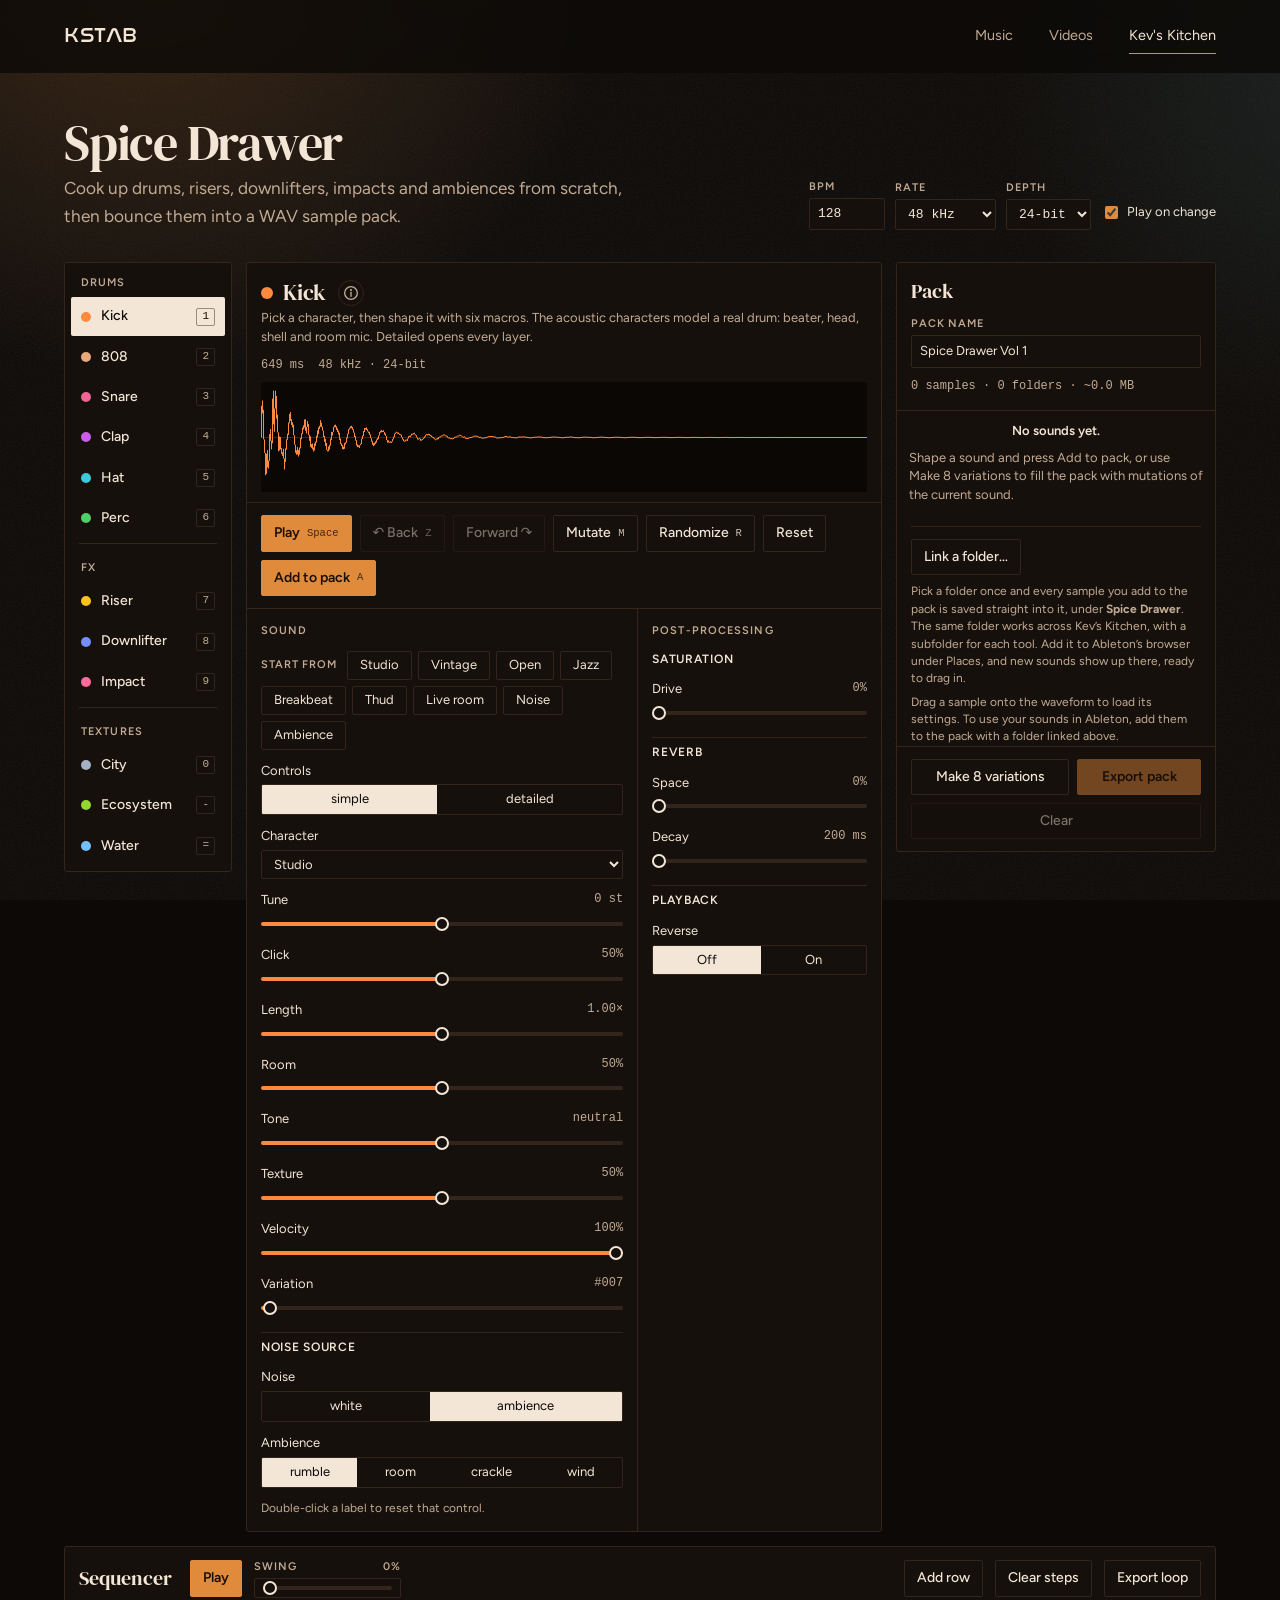
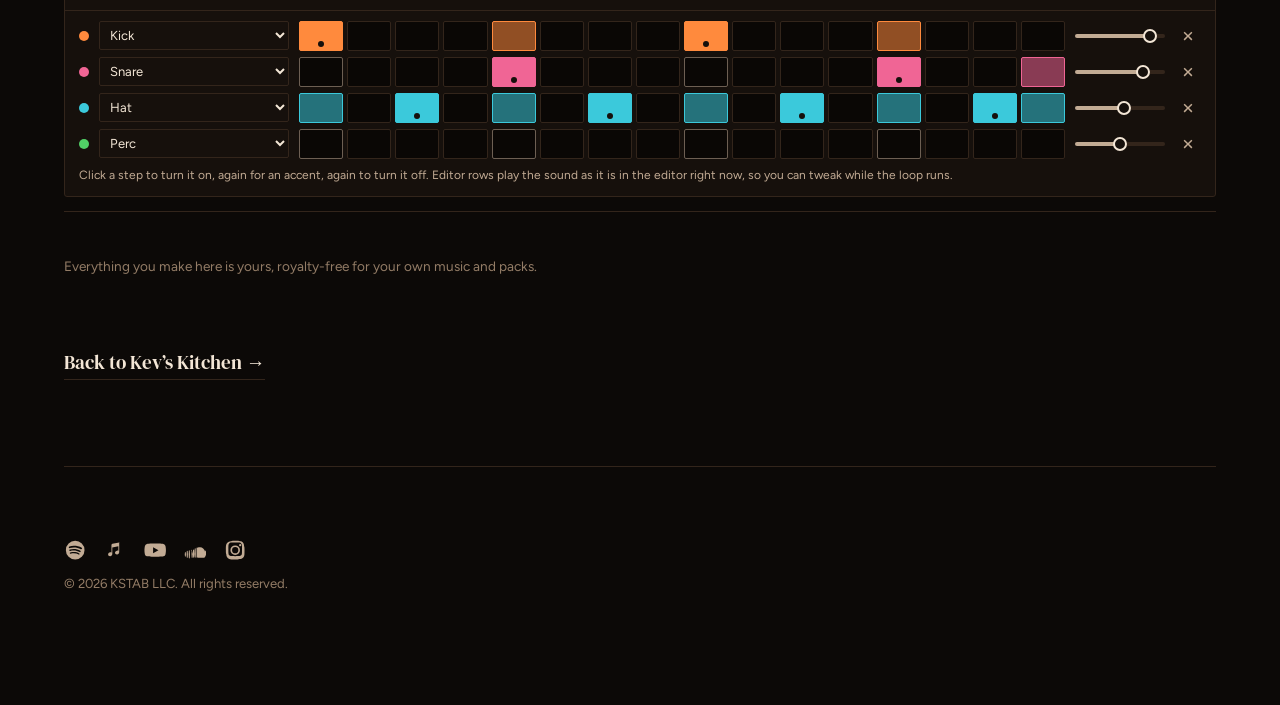
<file: spice-drawer.html>
<!DOCTYPE html>
<html lang="en">
<head>
<meta charset="UTF-8">
<meta name="viewport" content="width=device-width, initial-scale=1, viewport-fit=cover">
<title>Spice Drawer — Kev&rsquo;s Kitchen</title>
<meta name="description" content="Spice Drawer: a free in-browser sound designer for kicks, snares, percussion, risers, downlifters and ambiences. Build your own WAV sample packs and save them straight into a folder for your DAW.">
<link rel="preconnect" href="https://fonts.googleapis.com">
<link rel="preconnect" href="https://fonts.gstatic.com" crossorigin>
<link href="https://fonts.googleapis.com/css2?family=DM+Serif+Display:ital@0;1&family=Figtree:wght@400;500;600;700&display=swap" rel="stylesheet">
<link rel="stylesheet" href="styles.css">
<link rel="icon" href="icons/favicon.svg" type="image/svg+xml">
<link rel="icon" href="icons/favicon-32.png" sizes="32x32" type="image/png">
<link rel="icon" href="icons/favicon.ico" sizes="any">
<link rel="apple-touch-icon" href="icons/apple-touch-icon.png">
<style>
/* Layout: three-column bench — sound rail | editor (waveform + controls) | pack crate; stacks on phones */
:root{
  /* Site blue-hour palette (styles.css), mapped onto the tool's tokens */
  --maxw:1360px;
  --panel:var(--bg-raise); --sunk:#0a0705; --muted:var(--ink-soft);
  --accent-ink:#1a0f07; --danger:#ff7b7b;
  --kick:#FF8A3D; --bass:#E8A87C; --snare:#F06595; --clap:#CC5DE8; --hat:#3BC9DB; --perc:#51CF66; --riser:#FCC419; --down:#748FFC; --impact:#FF6B9A; --eco:#94D82D; --city:#A5B1C2; --water:#74C0FC;
  --f-display:"DM Serif Display", Georgia, serif;
  --f-body:"Figtree", system-ui, -apple-system, sans-serif;
  --f-mono:ui-monospace, "SF Mono", Menlo, Consolas, monospace;
}
*{box-sizing:border-box}
button,input,select{font:inherit;color:inherit}
:focus-visible{outline:2px solid var(--accent);outline-offset:2px}
.app{position:relative;z-index:1;max-width:var(--maxw);margin:0 auto;padding:0 var(--pad) clamp(2rem,5vh,3rem);font-size:14px;line-height:1.45;display:flex;flex-direction:column;gap:14px}

header.top{padding:clamp(1.75rem,5vh,2.75rem) 0 clamp(.75rem,2vh,1.25rem);display:flex;flex-wrap:wrap;align-items:flex-end;justify-content:space-between;gap:12px 24px}
.brand h1{font-family:var(--f-display);font-weight:300;font-size:clamp(2.2rem,6vw,3.1rem);letter-spacing:-0.025em;margin:0 0 .4rem;line-height:1.05}
.brand p{margin:0;color:var(--ink-soft);max-width:52ch;font-size:clamp(1rem,0.97rem + 0.15vw,1.075rem);line-height:1.6}
.globals{display:flex;flex-wrap:wrap;gap:10px;align-items:center}
.field{display:flex;flex-direction:column;gap:3px}
.field label,.lbl{font-size:11px;text-transform:uppercase;letter-spacing:.08em;color:var(--muted);font-weight:600}
.field input,.field select{background:var(--panel);border:1px solid var(--line);border-radius:2px;padding:6px 8px;font-family:var(--f-mono);font-size:13px}
.field input[type=number]{width:76px}
.chk{display:flex;align-items:center;gap:6px;font-size:13px;padding-top:16px;cursor:pointer}

.bench{display:grid;grid-template-columns:168px minmax(0,1fr) 320px;gap:14px;align-items:start}
.panel{background:var(--panel);border:1px solid var(--line);border-radius:3px}

/* rail */
.rail{display:flex;flex-direction:column;padding:6px;gap:2px}
.rail button{display:grid;grid-template-columns:10px 1fr auto;align-items:center;gap:10px;padding:9px 10px;border:0;background:transparent;border-radius:2px;cursor:pointer;text-align:left;font-weight:500}
.rail button:hover{background:var(--sunk)}
.rail button[aria-pressed="true"]{background:var(--ink);color:var(--bg)}
.dot{width:10px;height:10px;border-radius:50%;background:var(--c)}
.key{font-family:var(--f-mono);font-size:11px;color:var(--muted);border:1px solid var(--line);border-radius:2px;padding:0 5px}
.rail button[aria-pressed="true"] .key{color:var(--bg);border-color:color-mix(in srgb,var(--bg) 40%,transparent)}
.rail .sep{height:1px;background:var(--line);margin:4px 8px}
.rail .rhead{margin:0;padding:10px 10px 4px;font-size:11px;text-transform:uppercase;letter-spacing:.1em;color:var(--muted);font-weight:600}
.rail .rhead:first-child{padding-top:6px}

/* editor */
.editor{display:flex;flex-direction:column;min-width:0}
.scope{position:relative;padding:14px 14px 10px;border-bottom:1px solid var(--line)}
.scope-head{display:flex;justify-content:space-between;align-items:baseline;gap:10px;flex-wrap:wrap;margin-bottom:8px}
.scope-head h2{margin:0;font-family:var(--f-display);font-size:22px;font-weight:400;letter-spacing:-.01em;display:flex;align-items:center;gap:10px}
.scope-head h2 .dot{width:12px;height:12px}
.info-btn{border:1px solid var(--line);background:transparent;color:var(--muted);width:26px;height:26px;border-radius:50%;display:inline-grid;place-items:center;cursor:pointer;padding:0;margin-left:2px}
.info-btn:hover{color:var(--ink);border-color:var(--ink)}
.info-btn svg{width:16px;height:16px}
dialog.info{border:1px solid var(--line);border-radius:3px;background:var(--panel);color:var(--ink);padding:0;width:min(600px,calc(100vw - 32px));max-height:min(80vh,760px);box-shadow:0 18px 60px rgba(0,0,0,.35)}
dialog.info::backdrop{background:rgba(10,12,16,.55)}
.info-head{display:flex;align-items:flex-start;justify-content:space-between;gap:12px;padding:18px 20px 10px;border-bottom:1px solid var(--line);position:sticky;top:0;background:var(--panel)}
.info-head h2{margin:0;font-family:var(--f-display);font-size:24px;line-height:1.15;display:flex;align-items:center;gap:10px}
.info-head h2 .dot{width:12px;height:12px;flex:none}
.info-head p{margin:6px 0 0;color:var(--muted);font-size:13.5px;max-width:52ch}
.info-close{border:1px solid var(--line);background:transparent;color:var(--muted);width:32px;height:32px;border-radius:2px;cursor:pointer;font-size:15px;flex:none}
.info-close:hover{color:var(--ink);border-color:var(--ink)}
.info-body{padding:14px 20px 22px;overflow:auto;font-size:14px;line-height:1.6}
.info-body h3{margin:16px 0 6px;font-size:11px;text-transform:uppercase;letter-spacing:.08em;color:var(--muted);font-weight:600}
.info-body h3:first-child{margin-top:4px}
.info-body ol,.info-body ul{margin:0;padding-left:20px;display:flex;flex-direction:column;gap:7px}
.info-body li b{font-weight:600}
.info-body p{margin:0 0 8px;max-width:62ch}
.info-body .src{font-size:12.5px;color:var(--muted)}
.info-body .src a{color:var(--ink);text-decoration:underline;text-underline-offset:2px}
.desc{color:var(--muted);font-size:13px;margin:0}
.readout{font-family:var(--f-mono);font-size:12px;color:var(--muted);font-variant-numeric:tabular-nums;display:flex;gap:14px}
.wave{width:100%;height:110px;display:block;background:var(--sunk);border-radius:3px;cursor:pointer}
.transport{display:flex;flex-wrap:wrap;gap:8px;padding:12px 14px;border-bottom:1px solid var(--line);align-items:center}
.tbtn{border:1px solid var(--line);background:var(--panel);padding:7px 12px;border-radius:2px;cursor:pointer;font-weight:500;display:inline-flex;gap:7px;align-items:center;white-space:nowrap}
.tbtn:hover{background:var(--sunk)}
.tbtn.primary{background:var(--accent);color:var(--accent-ink);border-color:var(--accent);font-weight:600}
.tbtn.primary:hover{filter:brightness(1.08)}
.tbtn:disabled{opacity:.45;cursor:not-allowed}
.tbtn kbd{font-family:var(--f-mono);font-size:10.5px;opacity:.8}
.spacer{flex:1}
.groups{display:grid;grid-template-columns:minmax(0,1.6fr) minmax(0,1fr);}
.group{padding:14px;display:flex;flex-direction:column;gap:12px;min-width:0}
.group+.group{border-left:1px solid var(--line)}
.group h3{margin:0;font-size:11px;text-transform:uppercase;letter-spacing:.1em;color:var(--muted);font-weight:600}
.params{display:grid;grid-template-columns:repeat(auto-fill,minmax(180px,1fr));gap:12px 18px}
.group.finish .params{grid-template-columns:1fr}
.prm{display:flex;flex-direction:column;gap:4px;min-width:0}
.prm .row{display:flex;justify-content:space-between;gap:8px;font-size:13px}
.prm .row span:first-child{cursor:default}
.prm .val{font-family:var(--f-mono);font-size:12px;font-variant-numeric:tabular-nums;color:var(--muted)}
input[type=range]{-webkit-appearance:none;appearance:none;width:100%;height:20px;background:transparent;cursor:pointer;margin:0}
input[type=range]::-webkit-slider-runnable-track{height:4px;border-radius:2px;background:linear-gradient(to right,var(--c,var(--accent)) var(--p,50%),var(--line) var(--p,50%))}
input[type=range]::-moz-range-track{height:4px;border-radius:2px;background:linear-gradient(to right,var(--c,var(--accent)) var(--p,50%),var(--line) var(--p,50%))}
input[type=range]::-webkit-slider-thumb{-webkit-appearance:none;width:14px;height:14px;border-radius:50%;background:var(--panel);border:2px solid var(--ink);margin-top:-5px}
input[type=range]::-moz-range-thumb{width:12px;height:12px;border-radius:50%;background:var(--panel);border:2px solid var(--ink)}
.seg{display:flex;border:1px solid var(--line);border-radius:2px;overflow:hidden}
.seg button{flex:1;border:0;background:transparent;padding:5px 8px;cursor:pointer;font-size:13px}
.seg button[aria-pressed="true"]{background:var(--ink);color:var(--bg)}
.hint{font-size:12px;color:var(--muted);margin:0}
.pick{background:var(--panel);border:1px solid var(--line);border-radius:2px;padding:5px 8px;font-size:13px;width:100%;min-width:0}
.sub{grid-column:1 / -1;font-size:12px;font-weight:600;letter-spacing:.06em;text-transform:uppercase;color:var(--ink);padding-top:6px;border-top:1px solid var(--line);margin-top:2px}
.sub:first-of-type{border-top:0;padding-top:0;margin-top:0}
.presets{display:flex;flex-wrap:wrap;gap:6px;align-items:center}
.presets .lbl{margin-right:4px}
.chip{border:1px solid var(--line);background:transparent;border-radius:2px;padding:4px 12px;cursor:pointer;font-size:13px}
.chip:hover{border-color:var(--ink)}
.loader{grid-column:1 / -1;display:flex;gap:12px;align-items:center;flex-wrap:wrap;padding:10px;border:1px dashed var(--line);border-radius:3px}
.loader-name{font-size:13px;color:var(--muted);min-width:0;flex:1 1 200px}
.wave.drop{outline:2px dashed var(--accent);outline-offset:3px}

/* pack */
.pack{display:flex;flex-direction:column;min-width:0}
.pack-head{padding:14px;border-bottom:1px solid var(--line);display:flex;flex-direction:column;gap:10px}
.pack-head h2{margin:0;font-family:var(--f-display);font-size:20px;font-weight:400}
.pack-head .field input{width:100%;font-family:var(--f-body)}
.pack-stats{font-family:var(--f-mono);font-size:12px;color:var(--muted);font-variant-numeric:tabular-nums}
.pack-list{list-style:none;margin:0;padding:6px;display:flex;flex-direction:column;gap:2px;max-height:520px;overflow-y:auto}
.pack-list li[draggable=true]{cursor:grab}
.drag-hint{margin:0;padding:6px 14px 0}
.folder{margin:10px 14px 0;padding:12px 0 0;border:0;border-top:1px solid var(--line);border-radius:0;background:transparent;display:flex;flex-direction:column;gap:8px;font-size:13px}
.folder .f-row{display:flex;flex-wrap:wrap;gap:8px;align-items:center}
.folder .f-name{font-weight:600;overflow-wrap:anywhere}
.folder .f-help{font-size:12px;color:var(--muted);margin:0}
.folder .linkbtn{border:0;background:none;padding:0;color:var(--muted);text-decoration:underline;cursor:pointer;font-size:12px}
.pack-list li{display:grid;grid-template-columns:auto 10px minmax(0,1fr) auto auto;gap:8px;align-items:center;padding:5px 6px;border-radius:2px}
.pack-list li:hover{background:var(--sunk)}
.pack-list li.playing{background:color-mix(in srgb,var(--c) 16%,transparent)}
.pack-list input{border:1px solid transparent;background:transparent;padding:3px 5px;border-radius:2px;min-width:0;width:100%;font-size:13px}
.pack-list input:hover,.pack-list input:focus{border-color:var(--line);background:var(--panel)}
.pack-list .dur{font-family:var(--f-mono);font-size:11px;color:var(--muted);font-variant-numeric:tabular-nums}
.icon{border:0;background:transparent;width:26px;height:26px;border-radius:2px;cursor:pointer;display:grid;place-items:center;color:var(--muted)}
.icon:hover{background:var(--panel);color:var(--ink)}
.icon.del:hover{color:var(--danger)}
.icon svg{width:14px;height:14px;fill:currentColor}
.empty{padding:22px 16px;color:var(--muted);font-size:13px;display:flex;flex-direction:column;gap:6px}
.empty strong{color:var(--ink);font-weight:600}
.pack-foot{padding:12px 14px;border-top:1px solid var(--line);display:flex;flex-wrap:wrap;gap:8px}
.pack-foot .tbtn{flex:1 1 auto;justify-content:center}
.confirm{display:flex;gap:8px;align-items:center;flex-wrap:wrap;font-size:13px;width:100%}

.toast{position:fixed;left:50%;bottom:calc(18px + env(safe-area-inset-bottom, 0px));transform:translateX(-50%) translateY(20px);background:var(--ink);color:var(--bg);padding:9px 14px;border-radius:3px;font-size:13px;opacity:0;pointer-events:none;transition:opacity .2s,transform .2s;max-width:calc(100% - 32px)}
.toast.show{opacity:1;transform:translateX(-50%) translateY(0)}

/* sequencer */
.tseq{display:flex;flex-direction:column;min-width:0}
.seq-head{display:flex;flex-wrap:wrap;gap:10px 12px;align-items:center;padding:12px 14px;border-bottom:1px solid var(--line)}
.seq-head h2{margin:0;font-family:var(--f-display);font-size:20px;font-weight:400;margin-right:6px}
.seq-swing{min-width:140px}
.seq-swing label{display:flex;justify-content:space-between;gap:8px}
.seq-scroll{overflow-x:auto;padding:10px 14px 4px}
.seq-grid{display:flex;flex-direction:column;gap:6px;min-width:760px}
.seq-row{display:grid;grid-template-columns:10px 190px minmax(0,1fr) 90px 26px;gap:10px;align-items:center}
.seq-row select{background:var(--panel);border:1px solid var(--line);border-radius:2px;padding:5px 6px;font-size:13px;min-width:0;width:100%}
.steps{display:grid;grid-template-columns:repeat(16,minmax(0,1fr));gap:4px}
.step{height:30px;border-radius:2px;border:1px solid var(--line);background:var(--sunk);cursor:pointer;padding:0;position:relative}
.step:nth-child(4n+1){border-color:color-mix(in srgb,var(--ink) 30%,var(--line))}
.step[data-v="1"]{background:color-mix(in srgb,var(--c) 55%,var(--sunk));border-color:var(--c)}
.step[data-v="2"]{background:var(--c);border-color:var(--c)}
.step[data-v="2"]::after{content:"";position:absolute;inset:auto 0 3px;margin:auto;width:6px;height:6px;border-radius:50%;background:var(--panel)}
.step.now{outline:2px solid var(--ink);outline-offset:1px}
.seq-row input[type=range]{--c:var(--muted)}
.seq-hint{padding:4px 14px 12px}
/* Wide screens: the sound list and Pack stay in view while the editor scrolls */
@media (min-width:761px){
  .rail{position:sticky;top:calc(4.5rem + env(safe-area-inset-top,0px));max-height:calc(100vh - 5.5rem);overflow-y:auto}
}
@media (min-width:1101px){
  .pack{position:sticky;top:calc(4.5rem + env(safe-area-inset-top,0px));max-height:calc(100vh - 5.5rem);overflow-y:auto}
}
@media (max-width:1100px){
  .bench{grid-template-columns:150px minmax(0,1fr)}
  .pack{grid-column:1 / -1}
}
@media (max-width:760px){
  .bench{grid-template-columns:minmax(0,1fr)}
  .rail{flex-direction:row;overflow-x:auto;scrollbar-width:none}
  .rail button{grid-template-columns:10px auto;flex:0 0 auto}
  .rail .key,.rail .sep,.rail .rhead{display:none}
  .groups{grid-template-columns:minmax(0,1fr)}
  .group+.group{border-left:0;border-top:1px solid var(--line)}
  .group.finish .params{grid-template-columns:repeat(auto-fill,minmax(160px,1fr))}
  .tbtn kbd{display:none}
  .wave{height:120px}
}
@media (prefers-reduced-motion:reduce){.toast{transition:none}}

/* Site look for the tool's buttons */
.tbtn{font-size:14px;transition:background .2s ease,color .2s ease,border-color .2s ease}
.tbtn.primary{background:var(--accent);color:var(--accent-ink);border-color:var(--accent)}
.tbtn.primary:hover{background:transparent;color:var(--ink);filter:none}
.tbtn kbd{background:none;border:0;padding:0;color:inherit;font-weight:500}
.chk input{accent-color:var(--accent)}
.seg{flex-wrap:wrap}
.seg button{flex:1 1 auto;white-space:nowrap}
.page-foot{position:relative;z-index:1;border-top:1px solid var(--line);padding:clamp(2rem,5vh,3rem) 0 clamp(3rem,8vh,5rem)}
.page-foot p{color:var(--ink-faint);font-size:0.85rem;max-width:60ch;margin:0 0 1.5rem}
</style>

</head>
<body>
<div class="atmosphere" aria-hidden="true"></div>

<header class="nav" id="nav">
  <div class="nav-inner">
    <a href="index.html#top" class="wordmark">KSTAB</a>
    <nav class="nav-links" aria-label="Primary">
      <a href="discography.html">Music</a>
      <a href="videos.html">Videos</a>
      <a href="kitchen.html" class="active" aria-current="page">Kev's Kitchen</a>
    </nav>
  </div>
</header>

<main class="app" id="top">
  <header class="top">
    <div class="brand">
      <h1>Spice Drawer</h1>
      <p>Cook up drums, risers, downlifters, impacts and ambiences from scratch, then bounce them into a WAV sample pack.</p>
    </div>
    <div class="globals">
      <div class="field"><label for="bpm">BPM</label><input id="bpm" type="number" min="60" max="200" step="1" value="128"></div>
      <div class="field"><label for="sr">Rate</label><select id="sr"><option value="44100">44.1 kHz</option><option value="48000" selected>48 kHz</option></select></div>
      <div class="field"><label for="bits">Depth</label><select id="bits"><option value="16">16-bit</option><option value="24" selected>24-bit</option></select></div>
      <label class="chk"><input id="aud" type="checkbox" checked> Play on change</label>
    </div>
  </header>

  <div class="bench">
    <nav class="panel rail" id="rail" aria-label="Sound type"></nav>

    <section class="panel editor">
      <div class="scope">
        <div class="scope-head">
          <div>
            <h2 id="tName"><span class="dot"></span><span class="tlabel"></span><button type="button" class="info-btn" id="bInfo" aria-haspopup="dialog" aria-label="How this sound is made" title="How this sound is made"><svg viewBox="0 0 24 24" fill="none" stroke="currentColor" stroke-width="2" stroke-linecap="round"><circle cx="12" cy="12" r="9.5"/><path d="M12 11v6"/><circle cx="12" cy="7.6" r="0.6" fill="currentColor"/></svg></button></h2>
            <p class="desc" id="tDesc"></p>
          </div>
          <div class="readout"><span id="rLen">—</span><span id="rPk">—</span></div>
        </div>
        <canvas class="wave" id="wave" aria-label="Waveform. Click to play."></canvas>
      </div>
      <div class="transport">
        <button class="tbtn primary" id="bPlay">Play <kbd>Space</kbd></button>
        <button class="tbtn" id="bBack" title="Go back to the previous sound (Z)" disabled>&#8630; Back <kbd>Z</kbd></button>
        <button class="tbtn" id="bFwd" title="Go forward again (Shift+Z)" disabled>Forward &#8631;</button>
        <button class="tbtn" id="bMut">Mutate <kbd>M</kbd></button>
        <button class="tbtn" id="bRnd">Randomize <kbd>R</kbd></button>
        <button class="tbtn" id="bReset">Reset</button>
        <span class="spacer"></span>
        <button class="tbtn primary" id="bAdd">Add to pack <kbd>A</kbd></button>
      </div>
      <div class="groups">
        <div class="group"><h3>Sound</h3><div class="presets" id="presets" hidden></div><div class="params" id="pSound"></div><input type="file" id="fileIn" accept="audio/*,.wav,.aif,.aiff,.mp3,.flac,.ogg,.m4a" hidden><p class="hint">Double-click a label to reset that control.</p></div>
        <div class="group finish"><h3>Post-Processing</h3><div class="params" id="pFinish"></div></div>
      </div>
    </section>

    <aside class="panel pack">
      <div class="pack-head">
        <h2>Pack</h2>
        <div class="field"><label for="packName">Pack name</label><input id="packName" type="text" value="Spice Drawer Vol 1"></div>
        <div class="pack-stats" id="pStats"></div>
      </div>
      <ul class="pack-list" id="pList"></ul>
      <div class="folder" id="folderBox" hidden></div>
      <p class="hint drag-hint" id="dragHint"></p>
      <div class="pack-foot" id="pFoot">
        <button class="tbtn" id="bVar">Make 8 variations</button>
        <button class="tbtn primary" id="bExport">Export pack</button>
        <button class="tbtn" id="bClear">Clear</button>
      </div>
    </aside>
  </div>

  <section class="panel tseq" aria-label="Step sequencer">
    <div class="seq-head">
      <h2>Sequencer</h2>
      <button class="tbtn primary" id="sqPlay">Play</button>
      <div class="field seq-swing"><label for="sqSwing">Swing <span id="sqSwingV" class="val"></span></label><input type="range" id="sqSwing" min="0" max="1000" step="1"></div>
      <span class="spacer"></span>
      <button class="tbtn" id="sqAdd">Add row</button>
      <button class="tbtn" id="sqClear">Clear steps</button>
      <button class="tbtn" id="sqExport">Export loop</button>
    </div>
    <div class="seq-scroll"><div class="seq-grid" id="sqGrid"></div></div>
    <p class="hint seq-hint">Click a step to turn it on, again for an accent, again to turn it off. Editor rows play the sound as it is in the editor right now, so you can tweak while the loop runs.</p>
  </section>

  <div class="page-foot">
    <p>Everything you make here is yours, royalty-free for your own music and packs.</p>
    <a class="more-link" href="kitchen.html">Back to Kev&rsquo;s Kitchen &rarr;</a>
  </div>
  <footer id="contact">
      <div class="foot-grid">
        <div class="socials" aria-label="Social links">
          <a href="https://open.spotify.com/artist/7ogkPvRYLFvfpVNEqNGi7E?si=UTplcCznTDON6Axlid5GDA" target="_blank" rel="noopener" aria-label="Spotify"><svg viewBox="0 0 24 24"><path d="M12 2a10 10 0 100 20 10 10 0 000-20zm4.59 14.44a.62.62 0 01-.86.21c-2.35-1.44-5.3-1.76-8.79-.96a.62.62 0 11-.28-1.21c3.81-.87 7.08-.5 9.72 1.11.29.18.38.56.21.85zm1.22-2.72a.78.78 0 01-1.07.26c-2.69-1.65-6.79-2.13-9.97-1.17a.78.78 0 11-.45-1.49c3.63-1.1 8.15-.56 11.23 1.33.37.22.49.7.26 1.07zm.11-2.84C14.8 8.95 9.4 8.77 6.32 9.71a.94.94 0 11-.54-1.8c3.53-1.07 9.49-.86 13.23 1.36a.94.94 0 01-.96 1.61z"/></svg></a>
          <a href="https://music.apple.com/us/artist/kevin-stabinski/1827594935" target="_blank" rel="noopener" aria-label="Apple Music"><svg viewBox="0 0 24 24"><path d="M17.5 3.5c-.3 0-.6.05-1 .13L9 5.2c-.7.14-1 .55-1 1.25v8.06c-.4-.18-.85-.26-1.35-.2-1.3.16-2.3 1.16-2.25 2.36.05 1.1 1.05 1.9 2.3 1.78 1.2-.12 2.2-1.05 2.2-2.3V9.06l6.5-1.3v4.9c-.4-.17-.85-.25-1.35-.19-1.3.16-2.3 1.16-2.25 2.36.05 1.1 1.05 1.9 2.3 1.78 1.2-.12 2.2-1.05 2.2-2.3V4.6c0-.72-.38-1.12-1.1-1.1z"/></svg></a>
          <a href="https://www.youtube.com/@kstab" target="_blank" rel="noopener" aria-label="YouTube"><svg viewBox="0 0 24 24"><path d="M23 7.5a3 3 0 00-2.1-2.12C19.05 4.9 12 4.9 12 4.9s-7.05 0-8.9.48A3 3 0 001 7.5C.5 9.36.5 12 .5 12s0 2.64.5 4.5a3 3 0 002.1 2.12C4.95 19.1 12 19.1 12 19.1s7.05 0 8.9-.48A3 3 0 0023 16.5c.5-1.86.5-4.5.5-4.5s0-2.64-.5-4.5zM9.75 15.25v-6.5L15.5 12l-5.75 3.25z"/></svg></a>
          <a href="https://soundcloud.com/kstab" target="_blank" rel="noopener" aria-label="SoundCloud"><svg viewBox="0 0 24 24"><path d="M1 14.5c0-.3.2-.5.4-.5.3 0 .5.2.5.5l.2 2-.2 2c0 .3-.2.5-.5.5-.2 0-.4-.2-.4-.5l-.2-2 .2-2zm2-1.3c0-.3.2-.5.5-.5.2 0 .4.2.5.5l.2 3.3-.2 3.2c0 .3-.3.5-.5.5-.3 0-.5-.2-.5-.5L2.8 16l.2-2.8zm2.2-.7c0-.3.2-.5.5-.5s.5.2.5.5l.2 4-.2 3.8c0 .3-.2.5-.5.5s-.5-.2-.5-.5L5 16l.2-3.5zm2.3-.5c0-.3.2-.6.5-.6.3 0 .5.3.5.6L9.4 16l-.2 3.7c0 .3-.2.5-.5.5-.3 0-.5-.2-.5-.5L8 16l.2-3.7zm2.3-.3c0-.3.3-.5.6-.5.3 0 .5.2.5.5l.2 4.3-.2 3.5c0 .3-.2.5-.5.5-.3 0-.6-.2-.6-.5L9.5 16l.2-4.3zM12 10c.3 0 .5.2.5.5l.2 5.5-.2 3.5c0 .3-.2.5-.5.5s-.5-.2-.5-.5l-.2-3.5.2-5.5c0-.3.2-.5.5-.5zm2-1c.3 0 .5.2.5.5v10c0 .3-.2.5-.5.5s-.5-.2-.5-.5V9.5c0-.3.2-.5.5-.5zm7.5 3c1.4 0 2.5 1.1 2.5 2.5S22.9 20 21.5 20H15c-.3 0-.5-.2-.5-.5V9.7c0-.3.1-.4.4-.5.7-.3 1.5-.4 2.3-.4 2.6 0 4.7 1.9 5.1 4.4.2-.1.5-.2.7-.2z"/></svg></a>
          <a href="https://www.instagram.com/kstabinski" target="_blank" rel="noopener" aria-label="Instagram"><svg viewBox="0 0 24 24"><path d="M12 2c2.7 0 3 0 4.1.06 1 .05 1.7.22 2.3.46.6.24 1.1.56 1.6 1.06.5.5.82 1 1.06 1.6.24.6.4 1.3.46 2.3C21.99 9 22 9.3 22 12s0 3-.06 4.1c-.05 1-.22 1.7-.46 2.3a4.3 4.3 0 01-1.06 1.6c-.5.5-1 .82-1.6 1.06-.6.24-1.3.4-2.3.46C15 21.99 14.7 22 12 22s-3 0-4.1-.06c-1-.05-1.7-.22-2.3-.46a4.3 4.3 0 01-1.6-1.06 4.3 4.3 0 01-1.06-1.6c-.24-.6-.4-1.3-.46-2.3C2.01 15 2 14.7 2 12s0-3 .06-4.1c.05-1 .22-1.7.46-2.3A4.3 4.3 0 013.58 4c.5-.5 1-.82 1.6-1.06.6-.24 1.3-.4 2.3-.46C9 2.01 9.3 2 12 2zm0 1.8c-2.65 0-2.96.01-4 .06-.77.04-1.19.16-1.47.27-.37.14-.63.31-.91.59-.28.28-.45.54-.59.91-.1.28-.23.7-.27 1.47-.05 1.04-.06 1.35-.06 4s.01 2.96.06 4c.04.77.16 1.19.27 1.47.14.37.31.63.59.91.28.28.54.45.91.59.28.1.7.23 1.47.27 1.04.05 1.35.06 4 .06s2.96-.01 4-.06c.77-.04 1.19-.16 1.47-.27.37-.14.63-.31.91-.59.28-.28.45-.54.59-.91.1-.28.23-.7.27-1.47.05-1.04.06-1.35.06-4s-.01-2.96-.06-4c-.04-.77-.16-1.19-.27-1.47a2.5 2.5 0 00-.59-.91 2.5 2.5 0 00-.91-.59c-.28-.1-.7-.23-1.47-.27-1.04-.05-1.35-.06-4-.06zm0 3.06a5.14 5.14 0 110 10.28 5.14 5.14 0 010-10.28zm0 8.48a3.34 3.34 0 100-6.68 3.34 3.34 0 000 6.68zm6.54-8.69a1.2 1.2 0 11-2.4 0 1.2 1.2 0 012.4 0z"/></svg></a>
        </div>
      </div>
      <p class="foot-meta">&copy; 2026 KSTAB LLC. All rights reserved.</p>
    </footer>
</main>
<dialog class="info" id="infoDlg" aria-labelledby="infoTitle">
  <div class="info-head"><div><h2 id="infoTitle"></h2><p id="infoLead"></p></div><button type="button" class="info-close" id="infoClose" aria-label="Close">✕</button></div>
  <div class="info-body" id="infoBody"></div>
</dialog>
<div class="toast" id="toast" role="status" aria-live="polite"></div>

<script>
(() => {
"use strict";
const $ = s => document.querySelector(s);
const clamp = (v,a,b) => Math.min(b, Math.max(a, v));

/* ---------------- parameter definitions ---------------- */
const P = (k,label,min,max,def,unit,o={}) => ({k,label,min,max,def,unit,...o});
const AMB = amb => [
  {kind:'head',label:'Noise source',always:true},
  {k:'noiseType',label:'Noise',kind:'sel',opts:['white','ambience'],def:'ambience',lock:true,rebuild:true},
  {k:'amb',label:'Ambience',kind:'sel',opts:['rumble','room','crackle','wind'],def:amb,lock:true,when:p=>p.noiseType==='ambience'},
];
const POST = [
  {kind:'head',label:'Saturation'},
  P('drive','Drive',0,1,0,'%'),
  {kind:'head',label:'Reverb'},
  P('space','Space',0,1,0,'%'),
  P('room','Decay',0.2,2,0.2,'s',{log:true}),
  {kind:'head',label:'Playback'},
  {k:'reverse',label:'Reverse',kind:'bool',def:false},
];

/* ---------- risers & downlifters: parameters, defaults and the simple-mode resolver ---------- */
const NOTES=['C','C#','D','D#','E','F','F#','G','G#','A','A#','B'];
const SWEEP_MACROS=new Set(['mode','tension','widthX','grit','bright','spaceX','laserX','bars','key','octave','seed']);
const sweepParams=(down)=>{
  const L=[
    {k:'mode',label:'Controls',kind:'sel',opts:['simple','detailed'],def:'simple',lock:true,rebuild:true,
      onset:(p,prev,o)=>{ if(o==='detailed'&&prev!=='detailed') bakeMacros(down?'down':'riser',p,sweepResolve({...p,mode:'simple'},down)); }},
    P('tension','Tension',0,1,0.5,'%',{rnd:[0.3,0.75],simple:true}),
    P('widthX','Width',0,1,0.5,'%',{rnd:[0.3,0.8],simple:true}),
    P('grit','Grit',0,1,0.4,'%',{rnd:[0.15,0.65],simple:true}),
    P('bright','Brightness',-1,1,0,'bal',{rnd:[-0.4,0.4],simple:true}),
    P('spaceX','Space',0,1,0.5,'%',{rnd:[0.3,0.75],simple:true}),
    P('laserX','Laser',0,1,0.5,'%',{rnd:[0.3,0.85],simple:true}),
    {k:'key',label:'Key',kind:'sel',opts:NOTES,def:'A',lock:true},
    P('octave','Octave',1,5,2,'n',{step:1,lock:true}),
    P('bars','Length',0.5,8,down?1:2,'bars',{step:0.5,lock:true}),
    P('seed','Variation',0,999,7,'seed',{step:1}),
    {kind:'head',label:'Shape',detail:true},
    P('curve','Curve',0.5,5,down?2:2.2,'x',{detail:true}),
    {kind:'head',label:'Laser',detail:true},
    P('laserLvl','Level',0,1,1,'%',{detail:true}),
    P('laserRange','Range',1,10,8,'oct',{step:0.5,detail:true}),
    P('laserFade','Fade',0,48,12,'dB',{step:1,detail:true}),
    {k:'laserStack',label:'Stack',kind:'sel',opts:['harmonic','major','dom 7','fifths','cluster'],def:'harmonic',detail:true},
    P('laserVoices','Streams',1,14,2,'n',{step:1,detail:true}),
    P('laserBloom','Bloom',0,1,0,'%',{detail:true}),
    P('laserZap','Zap',0,1,0,'%',{detail:true}),
    P('laserShimmer','Shimmer',0,1,0.4,'%',{detail:true}),
    P('laserSoft','Smooth',0,1,0.6,'%',{detail:true}),
    {kind:'head',label:'Noise',detail:true},
    P('noiseLvl','Level',0,1,down?0.25:0.25,'%',{detail:true}),
    P('color0','Color start',0,1,down?1:0.2,'%',{detail:true}),
    P('color1','Color end',0,1,down?0.3:1,'%',{detail:true}),
    {kind:'head',label:'Filters',detail:true},
    P('lp0','Low-pass start',150,18000,down?16000:400,'Hz',{log:true,detail:true}),
    P('lp1','Low-pass end',150,18000,down?300:14000,'Hz',{log:true,detail:true}),
    P('hp0','High-pass start',20,5000,down?400:60,'Hz',{log:true,detail:true}),
    P('hp1','High-pass end',20,5000,down?40:600,'Hz',{log:true,detail:true}),
    P('reso','Resonance',0.5,10,3.5,'Q',{log:true,detail:true}),
    {kind:'head',label:'Movement',detail:true},
    P('width0','Width start',0,1,down?1:0.2,'%',{detail:true}),
    P('width1','Width end',0,1,down?0.3:1,'%',{detail:true}),
    P('drive0','Drive start',0,1,0,'%',{detail:true}),
    P('drive1','Drive end',0,1,down?0:0.3,'%',{detail:true}),
    {kind:'head',label:'Space',detail:true},
    P('verb0','Reverb start',0,1,down?0.5:0.1,'%',{detail:true}),
    P('verb1','Reverb end',0,1,down?0.8:0.45,'%',{detail:true}),
    P('size','Reverb size',0.5,6,2.5,'s',{log:true,detail:true}),
    ...(down ? [
      P('tail','Tail',0.2,6,2,'s',{log:true,detail:true}),
      {kind:'head',label:'Drop layers',detail:true},
      P('hitLvl','Hit',0,1,0.8,'%',{detail:true}),
      P('subLvl','Sub drop',0,1,0.6,'%',{detail:true}),
      P('subDrop','Sub fall',6,48,24,'st',{step:1,detail:true}),
      P('subLen','Sub length',0.2,4,1.5,'s',{log:true,detail:true}),
    ] : [
      P('suck','Reverse suck',0,1,0.4,'%',{detail:true}),
      {k:'cut',label:'Cut at drop',kind:'bool',def:true,detail:true},
    ]),
  ];
  for(const d of L){ if(d.simple){ const w=d.when; d.when=w?(p=>p.mode!=='detailed'&&w(p)):(p=>p.mode!=='detailed'); }
    else if(d.detail){ const w=d.when; d.when=w?(p=>p.mode==='detailed'&&w(p)):(p=>p.mode==='detailed'); } }
  return L;
};
const SWEEP_DEFAULT={riser:{laserLvl:1,laserVoices:2,noiseLvl:0.1,lp0:6000,lp1:18000,hp0:20,hp1:150,reso:0.8,curve:1.5,verb0:0.08,verb1:0.3,width0:0.15,width1:0.4,suck:0.3},
  down:{laserLvl:1,laserVoices:2,noiseLvl:0,subLvl:0,hitLvl:0,lp0:18000,lp1:12000,hp0:30,hp1:20,reso:0.8,curve:1,width0:0.3,width1:0.15,verb0:0.1,verb1:0.3,tail:1}};
function sweepResolve(p,down){
  const t=down?'down':'riser', defs=TYPES[t].params, raw={};
  for(const d of defs) if(d.k && 'def' in d && !SWEEP_MACROS.has(d.k)) raw[d.k]= d.k in p ? p[d.k] : d.def;
  const b=raw;
  const lim=(k,v)=>{ const d=defs.find(x=>x.k===k); return d&&d.min!=null?clamp(v,d.min,d.max):v; };
  const te=p.tension??0.5, w=p.widthX??0.5, g=p.grit??0.4, br=p.bright??0, s=p.spaceX??0.5;
  b.curve=lim('curve',b.curve*Math.pow(2,(te-0.5)*1.2)); b.drive1=lim('drive1',b.drive1+(te-0.5)*0.5);
  if(down){ b.width0=lim('width0',b.width0*(0.5+w)); } else { b.width1=lim('width1',b.width1*(0.5+w)); }
  b.drive0=lim('drive0',b.drive0+(g-0.4)*0.4); b.drive1=lim('drive1',b.drive1+(g-0.4)*0.6); b.noiseLvl=lim('noiseLvl',b.noiseLvl*(0.6+g));
  b[down?'color0':'color1']=lim('color1',b[down?'color0':'color1']+(g-0.4)*0.4);
  const lk=down?'lp0':'lp1', hk=down?'hp0':'hp1'; b[lk]=lim(lk,b[lk]*Math.pow(2,br*1.5)); b[hk]=lim(hk,b[hk]*Math.pow(2,br));
  const lx=p.laserX??0.5; b.laserLvl=lim('laserLvl',b.laserLvl*2*lx); b.laserZap=lim('laserZap',b.laserZap*(0.5+lx));
  b.verb0=lim('verb0',b.verb0*2*s); b.verb1=lim('verb1',b.verb1*2*s); b.size=lim('size',b.size*(0.6+0.8*s));
  if(down) b.tail=lim('tail',b.tail*(0.5+s)); else b.suck=lim('suck',b.suck*2*s);
  for(const k of SWEEP_MACROS) if(k!=='mode') b[k]=p[k];
  for(const k of ['drive','space','room','reverse','_bpm']) if(k in p) b[k]=p[k];
  b.mode='detailed'; return b;
}

const BIRD_SPECIES=['cardinal','robin','chickadee','dove','thrush','wren','sparrow','jay','mockingbird','owl'];
const BIRD_NAMES={cardinal:'Northern cardinal',robin:'American robin',chickadee:'Carolina chickadee',dove:'Mourning dove',thrush:'Wood thrush',wren:'Carolina wren',sparrow:'Song sparrow',jay:'Blue jay',mockingbird:'Northern mockingbird',owl:'Barred owl'};
const WBIRD_SPECIES=['cuckoo','nightingale','skylark','collared','kookaburra','magpie','bellbird','koel','barbet','fisheagle','piha','toucan','loon'];
const WBIRD_NAMES={cuckoo:'Common cuckoo',nightingale:'Nightingale',skylark:'Eurasian skylark',collared:'Collared dove',kookaburra:'Laughing kookaburra',magpie:'Australian magpie',bellbird:'Bell miner',koel:'Asian koel',barbet:'Coppersmith barbet',fisheagle:'African fish eagle',piha:'Screaming piha',toucan:'Keel-billed toucan',loon:'Common loon'};
const WBIRD_REGION={cuckoo:'Europe',nightingale:'Europe',skylark:'Europe',collared:'Europe, Asia',kookaburra:'Australia',magpie:'Australia',bellbird:'Australia',koel:'Asia',barbet:'Asia',fisheagle:'Africa',piha:'Amazon',toucan:'Central America',loon:'North America'};
const FROG_SPECIES=['peeper','chorusfrog','graytree','greentree','cricket','amtoad','fowler','bullfrog','greenfrog','leopard','narrowmouth'];
const FROG_NAMES={peeper:'Spring peeper',chorusfrog:'Upland chorus frog',graytree:'Gray treefrog',greentree:'Green treefrog',cricket:'Cricket frog',amtoad:'American toad',fowler:"Fowler's toad",bullfrog:'Bullfrog',greenfrog:'Green frog',leopard:'Southern leopard frog',narrowmouth:'Narrow-mouthed toad'};
const WFROG_SPECIES=['moorfrog','banjo','marsh','pacific','whistling','firebelly','midwife','olivetoad','canyon'];
const WFROG_NAMES={moorfrog:'Moor frog',banjo:'Giant banjo frog',marsh:'Laughing (marsh) frog',pacific:'Pacific chorus frog',whistling:'Whistling frog',firebelly:'Fire-bellied toad',midwife:'Midwife toad',olivetoad:'Olive toad',canyon:'Canyon treefrog'};
const WFROG_REGION={moorfrog:'Europe',banjo:'Australia',marsh:'Europe',pacific:'W. North America',whistling:'Caribbean',firebelly:'Europe',midwife:'Europe',olivetoad:'Africa',canyon:'SW US'};
const ALL_FROGS=[...FROG_SPECIES,...WFROG_SPECIES];
const FROG_LABELS=Object.fromEntries([...FROG_SPECIES.map(k=>[k,FROG_NAMES[k]]),...WFROG_SPECIES.map(k=>[k,WFROG_NAMES[k]+' ('+WFROG_REGION[k]+')'])]);
const ALL_BIRDS=[...BIRD_SPECIES,...WBIRD_SPECIES];
const BIRD_LABELS=Object.fromEntries([...BIRD_SPECIES.map(k=>[k,BIRD_NAMES[k]]),...WBIRD_SPECIES.map(k=>[k,WBIRD_NAMES[k]+' ('+WBIRD_REGION[k]+')'])]);
const FROG_GAP={moorfrog:[1.5,3],banjo:[0.8,1.8],marsh:[1.5,3],pacific:[0.7,1.3],whistling:[1,2],firebelly:[0.8,1.5],midwife:[1.5,3],olivetoad:[1,2],canyon:[2,4],peeper:[0.7,1.4],chorusfrog:[1.5,3],graytree:[2,4],greentree:[0.6,1.1],cricket:[1,2],amtoad:[1,2.5],fowler:[1,2],bullfrog:[2,4],greenfrog:[1,3],leopard:[1,3],narrowmouth:[1.5,3]};
const TYPES = {
  kick:{label:'Kick',folder:'Kicks',c:'--kick',desc:'Pick a character, then shape it with six macros. The acoustic characters model a real drum: beater, head, shell and room mic. Detailed opens every layer.',
    post:{drive:0.03,space:0,room:0.8},
    presets:{
      Studio:{mode:'simple',roomX:0,character:'studio'}, Vintage:{mode:'simple',roomX:0,character:'vintage'}, Open:{mode:'simple',roomX:0,character:'open'}, Jazz:{mode:'simple',roomX:0,character:'jazz'},
      Breakbeat:{mode:'simple',roomX:0,character:'breakbeat'}, Thud:{mode:'simple',roomX:0,character:'thud'}, 'Live room':{mode:'simple',roomX:0,character:'live room'}, Noise:{mode:'simple',roomX:0,character:'noise'}, Ambience:{mode:'simple',roomX:0,character:'ambience'},
    },
    params:[
      {k:'mode',label:'Controls',kind:'sel',opts:['simple','detailed'],def:'simple',lock:true,rebuild:true,
        onset:(p,prev,o)=>{ if(o==='detailed'&&prev!=='detailed') Object.assign(p,kickResolve({...p,mode:'simple'}),{mode:'detailed'}); }},
      {k:'character',label:'Character',kind:'sel',opts:['studio','vintage','open','jazz','breakbeat','thud','live room','noise','ambience','clean','punchy','deep','acrylic','stadium','dubstep'],labels:{'live room':'Live room'},def:'studio',rebuild:true,when:p=>p.mode!=='detailed',
        rndOpts:['studio','vintage','open','jazz','breakbeat','thud','live room','noise','ambience','studio','vintage','breakbeat','thud','noise','ambience','punchy','acrylic']},
      P('tune','Tune',-7,7,0,'st',{step:1,rnd:[-4,4],when:p=>p.mode!=='detailed'}),
      P('click','Click',0,1,0.5,'%',{rnd:[0.3,0.75],when:p=>p.mode!=='detailed'}),
      P('lenX','Length',0.5,2,1,'x',{log:true,rnd:[0.75,1.35],when:p=>p.mode!=='detailed'}),
      P('roomX','Room',0,1,0.5,'%',{rnd:[0,0.1],when:p=>p.mode!=='detailed'}),
      P('toneX','Tone',-1,1,0,'bal',{rnd:[-0.4,0.4],when:p=>p.mode!=='detailed'}),
      P('texture','Texture',0,1,0.5,'%',{rnd:[0.35,0.65],when:p=>p.mode!=='detailed'}),
      P('velocity','Velocity',0,1,1,'%'),
      P('seed','Variation',0,999,7,'seed',{step:1}),
      ...AMB('rumble'),
      {kind:'head',label:'Shell · acoustic drum'},
      P('shellLvl','Level',0,1,0,'%'),
      P('shellPitch','Head pitch',40,120,62,'Hz',{log:true}),
      P('shellDamp','Damping',0,1,0.5,'%'),
      {k:'beater',label:'Beater',kind:'sel',opts:['felt','wood','plastic'],def:'felt'},
      P('shellAir','Air / noise',0,1,0.5,'%'),
      P('shellRoom','Mic distance',0,1,0.35,'%'),
      P('shellBend','Pitch bend',0,1,0.25,'%'),
      {kind:'head',label:'Near mic · kick in'},
      P('nearLvl','Level',0,1,1,'%'),
      P('pStart','Start pitch',40,300,100,'Hz',{log:true}),
      P('pEnd','End pitch',25,80,45,'Hz',{log:true}),
      P('pDrop','Pitch drop',0.002,0.2,0.01,'s',{log:true}),
      P('nearLen','Length',0.04,2,0.2,'s',{log:true}),
      P('clickFM','Click FM',0,40,16,'idx'),
      P('clickDecay','Click decay',0.0003,0.03,0.0015,'s',{log:true}),
      {k:'mod',label:'Modulator',kind:'sel',opts:['noise','osc'],def:'noise',lock:true,rebuild:true},
      P('modTone','Noise color',300,6000,2500,'Hz',{log:true,when:p=>p.mod==='noise'}),
      P('modPitch','Mod pitch',100,8000,1800,'Hz',{log:true,when:p=>p.mod==='osc'}),
      P('resoFreq','Reso head',40,250,65,'Hz',{log:true}),
      P('resoAmt','Reso boost',0,18,9,'dB'),
      P('scoop','Mid scoop',0,18,8,'dB'),
      P('air','High boost',-9,12,2,'dB'),
      {kind:'head',label:'Far mic · room'},
      P('farLvl','Level',0,1,0.15,'%'),
      P('farPitch','Boom pitch',50,160,100,'Hz',{log:true}),
      P('farDecay','Boom decay',0.08,2,0.45,'s',{log:true}),
      P('farFM','Burst FM',0,12,5,'idx'),
      P('farBurst','Burst decay',0.005,0.12,0.04,'s',{log:true}),
      P('farHP','Sub roll-off',20,200,60,'Hz',{log:true}),
      P('farAir','Highs',-6,12,3,'dB'),
      P('farDelay','Distance',0,0.06,0.02,'s'),
      P('width','Width',0,1,0.5,'%'),
      {kind:'head',label:'Grit · anything goes'},
      {k:'grit',label:'Source',kind:'sel',opts:['off','noise','supersaw','sample'],def:'off',lock:true,rebuild:true},
      P('gritLvl','Level',0,1,0.6,'%',{when:p=>p.grit!=='off'}),
      P('gritWidth','Width',0,1,0.5,'%',{when:p=>p.grit==='noise'&&p.noiseType==='ambience'}),
      P('gritPitch','Saw pitch',30,200,55,'Hz',{log:true,when:p=>p.grit==='supersaw'}),
      P('srcStart','Sample start',0,1,0,'%',{when:p=>p.grit==='sample'}),
      P('gritBass','Bass freq',35,150,60,'Hz',{log:true,when:p=>p.grit!=='off'}),
      P('gritBoost','Bass boost',0,24,20,'dB',{when:p=>p.grit!=='off'}),
      P('gritQ','Bass focus',0.5,12,0.7,'Q',{log:true,when:p=>p.grit!=='off'}),
      P('gritDist','Distortion',0,1,0.1,'%',{when:p=>p.grit!=='off'}),
      P('gritHP','High-pass',20,200,45,'Hz',{log:true,when:p=>p.grit!=='off'}),
      P('gritDecay','Fade',0.05,4,1.5,'s',{log:true,when:p=>p.grit!=='off'}),
      {kind:'head',label:'Master EQ'},
      P('lowCut','Low cut',20,150,20,'Hz',{log:true}),
      P('tone','Tone',600,20000,9000,'Hz',{log:true}),
    ]},
  bass:{label:'808',folder:'808s',c:'--bass',desc:'Tuned 808s and amapiano log drums. Pick the key and octave, then shape the punch, length, glide and grit.',
    post:{drive:0,space:0,room:0.8},
    params:[
      {k:'kind',label:'Type',kind:'sel',opts:['808','log'],labels:{'808':'808','log':'Log drum'},def:'808',lock:true,rebuild:true,
        onset:(p,prev,o)=>{ if(o!==prev) Object.assign(p,BASS_KIND[o]); }},
      {k:'key',label:'Note',kind:'sel',opts:NOTES,def:'F',lock:true},
      P('octave','Octave',1,3,1,'n',{step:1,lock:true}),
      P('seed','Variation',0,999,7,'seed',{step:1}),
      {kind:'head',label:'Shape'},
      P('length','Length',0.1,4,1.6,'s',{log:true,rnd:[0.35,2.6],rndBy:{log:[0.3,1.3]}}),
      P('punch','Punch',0,48,12,'st',{step:1,rnd:[6,24],rndBy:{log:[26,40]}}),
      P('punchTime','Punch time',0.002,0.2,0.04,'s',{log:true,rnd:[0.02,0.08],rndBy:{log:[0.004,0.011]}}),
      P('click','Click',0,1,0.25,'%',{rnd:[0,0.6],when:p=>p.kind!=='log'}),
      P('hollow','Hollow',0,1,0.15,'%',{rnd:[0.05,0.65],when:p=>p.kind==='log'}),
      P('knock','Knock',0,1,0,'%',{rnd:[0,0.3],when:p=>p.kind==='log'}),
      P('wood','Wood',0,1,0,'%',{rnd:[0,0.3],when:p=>p.kind==='log'}),
      P('harm','Upper harmonics',0,1,0.4,'%',{rnd:[0.1,0.7],rndBy:{log:[0,0.12]}}),
      P('glide','Glide',-12,12,0,'st',{step:1,rnd:[0,0]}),
      P('glideTime','Glide time',0.02,1,0.2,'s',{log:true,when:p=>p.glide!==0}),
      {k:'sat',label:'Saturation',kind:'sel',opts:['clean','soft','tape','hard','fold'],labels:{clean:'Clean',soft:'Soft',tape:'Tape',hard:'Hard',fold:'Fold'},def:'soft',rndOptsBy:{log:['clean','clean','clean','soft','tape']}},
      P('satAmt','Saturation amount',0,1,0.35,'%',{rnd:[0.15,0.7],when:p=>p.sat!=='clean'}),
      P('tone','Tone',200,12000,5000,'Hz',{log:true,rnd:[2500,8000],rndBy:{log:[350,12000]}}),
    ]},
  snare:{label:'Snare',folder:'Snares',c:'--snare',desc:'A stick rings a feedback-delay drum head, with snare wires and a room on top. Simple shows six macros; Detailed opens every layer. Randomize moves everything.',
    post:{drive:0.2,space:0.25,room:0.7}, macroKeys:null,
    params:[
      {k:'mode',label:'Controls',kind:'sel',opts:['simple','detailed'],def:'simple',lock:true,rebuild:true,
        onset:(p,prev,o)=>{ if(o==='detailed'&&prev!=='detailed') bakeMacros('snare',p,snareResolve({...p,mode:'simple'})); }},
      P('tune','Tune',-7,7,0,'st',{step:1,rnd:[-4,4]}),
      P('snap','Snap',0,1,0.5,'%',{rnd:[0.3,0.75]}),
      P('body','Body',0,1,0.5,'%',{rnd:[0.3,0.75]}),
      P('wires','Wires',0,1,0.5,'%',{rnd:[0.25,0.8]}),
      P('lenX','Length',0.5,2,1,'x',{log:true,rnd:[0.75,1.4]}),
      P('toneX','Tone',-1,1,0,'bal',{rnd:[-0.4,0.4]}),
      P('velocity','Velocity',0,1,1,'%'),
      P('seed','Variation',0,999,7,'seed',{step:1}),
      ...AMB('room'),
      {kind:'head',label:'Transient · stick'},
      P('trLvl','Level',0,1,0.7,'%'),
      P('trLen','Length',0.002,0.03,0.008,'s',{log:true}),
      P('trNoise','Noise mix',0,1,0.6,'%'),
      P('sqRatio','Square pitch',0.5,2,1,'x',{log:true}),
      P('trTune','Body tune',0.5,3,1,'x',{log:true}),
      P('trBoost','Body boost',0,18,9,'dB'),
      P('trColor','Noise color',1000,16000,7000,'Hz',{log:true}),
      {kind:'head',label:'Drum head · feedback'},
      P('headLvl','Level',0,1,0.7,'%'),
      P('headPitch','Pitch',90,450,185,'Hz',{log:true}),
      P('ring','Ring',0.03,1.5,0.18,'s',{log:true}),
      P('damp','Damping',800,16000,4500,'Hz',{log:true}),
      P('headLow','Low cut',30,400,90,'Hz',{log:true}),
      P('dip','Overtone dip',0,4,1.5,'dB'),
      P('bend','Hit bend',0,6,1.5,'st'),
      {kind:'head',label:'Snare wires'},
      P('snLvl','Level',0,1,0.6,'%'),
      P('snDecay','Decay',0.04,0.8,0.2,'s',{log:true}),
      P('snHP','High-pass',200,2000,500,'Hz',{log:true}),
      P('snTone','Tone',800,6000,2000,'Hz',{log:true}),
      P('snBoost','Tone boost',0,12,5,'dB'),
      P('couple','Follow head',0,1,0.5,'%'),
      P('snWidth','Width',0,1,0.3,'%'),
      {kind:'head',label:'Master EQ'},
      P('lowCut','Low cut',20,400,60,'Hz',{log:true}),
      P('tone','Tone',2000,20000,16000,'Hz',{log:true}),
    ]},
  clap:{label:'Clap',folder:'Claps',c:'--clap',desc:'Stacked bandpassed noise bursts with a long last slap.',
    post:{drive:0.15,space:0.18,room:1.1},
    params:[
      P('bursts','Hands',1,7,4,'n',{step:1}),
      P('spread','Spread',0.003,0.03,0.011,'s'),
      P('decay','Decay',0.05,1.2,0.26,'s',{log:true}),
      P('tone','Tone',500,5000,1300,'Hz',{log:true}),
      P('q','Focus',0.4,8,1.6,'Q',{log:true}),
      P('seed','Variation',0,999,7,'seed',{step:1}),
      ...AMB('room'),
    ]},
  hat:{label:'Hat',folder:'Hats',c:'--hat',desc:'Six metallic square partials (808-style) blended with noise.',
    post:{drive:0.1,space:0,room:1},
    params:[
      P('decay','Decay',0.02,2,0.07,'s',{log:true}),
      P('pitch','Pitch',0.5,2,1,'x',{log:true}),
      P('metal','Metal',0,1,0.6,'%'),
      P('tone','Brightness',3000,13000,7000,'Hz',{log:true}),
      P('seed','Variation',0,999,7,'seed',{step:1}),
      ...AMB('crackle'),
    ]},
  perc:{label:'Perc',folder:'Perc',c:'--perc',desc:'A stick and shaped noise excite a bank of tuned resonators: hats, blocks, toms and bells. Simple shows six macros; Detailed opens every layer. Randomize moves everything.',
    post:{drive:0,space:0,room:1}, macroKeys:null,
    params:[
      {k:'mode',label:'Controls',kind:'sel',opts:['simple','detailed'],def:'simple',lock:true,rebuild:true,
        onset:(p,prev,o)=>{ if(o==='detailed'&&prev!=='detailed') bakeMacros('perc',p,percResolve({...p,mode:'simple'})); }},
      P('tune','Tune',-12,12,0,'st',{step:1,rnd:[-5,5]}),
      P('stick','Stick',0,1,0.5,'%',{rnd:[0.3,0.75]}),
      P('lenX','Length',0.33,3,1,'x',{log:true,rnd:[0.7,1.5]}),
      P('metal','Metal',0,1,0.5,'%',{rnd:[0.3,0.75]}),
      P('toneX','Tone',-1,1,0,'bal',{rnd:[-0.4,0.4]}),
      P('widthX','Width',0,1,0.5,'%',{rnd:[0.3,0.8]}),
      P('velocity','Velocity',0,1,1,'%'),
      P('seed','Variation',0,999,7,'seed',{step:1}),
      ...AMB('crackle'),
      {kind:'head',label:'Stick'},
      P('stickLvl','Level',0,1,0.5,'%'),
      P('stickPitch','Pitch',150,8000,3500,'Hz',{log:true}),
      P('stickBend','Pitch drop',0,48,24,'st',{step:1}),
      P('stickFM','FM',0,10,3,'idx'),
      P('stickLen','Length',0.0005,0.03,0.002,'s',{log:true}),
      P('stickTone','Tone',500,16000,9000,'Hz',{log:true}),
      {kind:'head',label:'Sizzle · shaped noise'},
      P('nzLvl','Level',0,1,0.7,'%'),
      P('nzDecay','Decay',0.02,3,0.08,'s',{log:true}),
      P('pedal','Pedal chick',0,1,0,'%'),
      {kind:'head',label:'Resonant modes'},
      P('fund','Fundamental',60,3000,1200,'Hz',{log:true}),
      P('spread','Low spread',0,1,0.3,'%'),
      P('lowDecay','Low decay',0.03,6,0.08,'s',{log:true}),
      P('lowDamp','Low damping',1000,16000,5000,'Hz',{log:true}),
      P('lowLvl','Low level',0,1,0.3,'%'),
      P('hiMin','High from',1500,12000,4000,'Hz',{log:true}),
      P('hiMax','High to',4000,18000,14000,'Hz',{log:true}),
      P('hiDecay','High decay',0.03,6,0.1,'s',{log:true}),
      P('hiHP','High-pass',1000,12000,4000,'Hz',{log:true}),
      P('hiLvl','High level',0,1,0.9,'%'),
      P('shift','Inharmonic shift',0,400,80,'Hz'),
      P('coin','Coin ring',0,1,0,'%'),
      P('width','Width',0,1,0.5,'%'),
      {kind:'head',label:'Master EQ'},
      P('lowCut','Low cut',30,6000,400,'Hz',{log:true}),
      P('tone','Tone',2000,20000,18000,'Hz',{log:true}),
      P('colorF','Color pitch',1000,12000,5000,'Hz',{log:true}),
      P('color','Color',0,1,0.3,'%'),
    ]},
  riser:{label:'Riser',folder:'Risers',c:'--riser',desc:'A laser build with a steady resonant noise sweep and a reverse suck into the drop, in your key.',
    post:{drive:0,space:0,room:2}, macroKeys:SWEEP_MACROS,
    params:sweepParams(false)},
  down:{label:'Downlifter',folder:'Downlifters',c:'--down',desc:'A laser fall, or an impact tail: a hit, a sub drop and a noise wash falling away into a growing reverb.',
    post:{drive:0,space:0,room:2}, macroKeys:SWEEP_MACROS,
    params:sweepParams(true)},
  impact:{label:'Impact',folder:'Impacts',c:'--impact',desc:'Sub boom, crack and a closing noise wash for drops and transitions.',
    post:{drive:0.35,space:0.4,room:2},
    params:[
      P('bStart','Boom start',50,320,140,'Hz',{log:true}),
      P('bEnd','Boom end',22,70,34,'Hz',{log:true}),
      P('bDecay','Boom decay',0.3,4,1.8,'s',{log:true}),
      P('sub','Boom level',0,1,1,'%'),
      P('noise','Wash',0,1,0.6,'%'),
      P('nDecay','Wash decay',0.1,4,1.1,'s',{log:true}),
      P('bright','Wash bright',1000,16000,8000,'Hz',{log:true}),
      P('crack','Crack',0,1,0.4,'%'),
      P('seed','Variation',0,999,7,'seed',{step:1}),
      ...AMB('rumble'),
    ]},
  eco:{label:'Ecosystem',folder:'Ecosystems',c:'--eco',desc:'A generative ecosystem texture: weather and creatures set back in a forest, with vinyl character to sit under a track.',
    post:{drive:0,space:0,room:1.5},
    params:[
      P('length','Length',4,30,10,'s',{step:0.5,lock:true}),
      {k:'loop',label:'Seamless loop',kind:'bool',def:true,lock:true},
      P('seed','Variation',0,999,7,'seed',{step:1}),
      {kind:'head',label:'Geophony · weather'},
      P('wind','Wind',0,1,0.4,'%'),
      P('gust','Gusts',0,1,0.5,'%'),
      P('rain','Rain',0,1,0,'%'),
      P('drops','Droplets',0,1,0.5,'%',{when:p=>p.rain>0}),
      P('thunder','Thunder',0,1,0,'%'),
      {kind:'head',label:'Biophony · creatures'},
      P('birds','Birds',0,1,0.7,'%'),
      {k:'birdType',label:'Bird species',kind:'sel',opts:['backyard','world','owls','generic'],def:'backyard',rebuild:true,when:p=>p.birds>0},
      P('birdPitch','Bird pitch',1500,6000,3000,'Hz',{log:true,when:p=>p.birds>0&&p.birdType==='generic'}),
      P('crickets','Crickets',0,1,0.15,'%'),
      P('cricketPitch','Cricket pitch',3000,8000,4400,'Hz',{log:true,when:p=>p.crickets>0}),
      P('frogs','Frogs',0,1,0,'%'),
      {k:'frogType',label:'Frog species',kind:'sel',opts:['eastern','world','generic'],def:'eastern',rebuild:true,when:p=>p.frogs>0},
      P('frogPitch','Frog pitch',100,600,220,'Hz',{log:true,when:p=>p.frogs>0&&p.frogType==='generic'}),
      P('aliens','Aliens',0,1,0,'%'),
      {kind:'head',label:'Behavior'},
      P('chance','Call chance',0.1,1,0.5,'%'),
      P('vary','Variation depth',0,1,0.5,'%'),
      P('chorus','Call and answer',0,1,0.4,'%'),
      {kind:'head',label:'Space · propagation'},
      P('distance','Distance',0,1,0.4,'%'),
      P('depth','Depth spread',0,1,0.6,'%'),
      P('forest','Forest reverb',0,1,0.5,'%'),
      P('size','Forest size',0.5,5,2.2,'s',{log:true}),
      P('width','Width',0,1,0.8,'%'),
      {kind:'head',label:'Texture'},
      P('presence','Presence',0,1,0.3,'%'),
      P('crackle','Crackle',0,1,0.25,'%'),
      P('hiss','Hiss',0,1,0.15,'%'),
      P('wow','Wow and flutter',0,1,0.15,'%'),
      P('tone','Tone',1000,18000,6500,'Hz',{log:true}),
      P('lowCut','Low cut',20,300,40,'Hz',{log:true}),
    ]},
  city:{label:'City',folder:'City',c:'--city',desc:'A continuous urban bed with vinyl character: traffic wash, murmur, hum and crackle to sit under a track.',
    post:{drive:0,space:0,room:1.5},
    params:[
      P('length','Length',4,30,10,'s',{step:0.5,lock:true}),
      {k:'loop',label:'Seamless loop',kind:'bool',def:true,lock:true},
      P('seed','Variation',0,999,7,'seed',{step:1}),
      {kind:'head',label:'City'},
      P('traffic','Traffic wash',0,1,0.6,'%'),
      P('cars','Distant cars',0,1,0.3,'%'),
      P('murmur','Crowd murmur',0,1,0.25,'%'),
      P('hum','Hum',0,1,0.25,'%'),
      P('air','Air',0,1,0.15,'%'),
      {kind:'head',label:'Vinyl'},
      P('crackle','Crackle',0,1,0.35,'%'),
      P('hiss','Hiss',0,1,0.2,'%'),
      P('wow','Wow and flutter',0,1,0.2,'%'),
      {kind:'head',label:'Tone and space'},
      P('tone','Tone',1000,18000,7000,'Hz',{log:true}),
      P('lowCut','Low cut',20,300,40,'Hz',{log:true}),
      P('citySpace','Distance',0,1,0.25,'%'),
      P('width','Width',0,1,0.8,'%'),
    ]},
  water:{label:'Water',folder:'Water',c:'--water',desc:'Flowing water built from scratch: thousands of synthesized bubbles across nine frequency bands, turbulence noise, and a space around it.',
    params:[
      P('length','Length',4,30,10,'s',{step:0.5,lock:true}),
      {k:'loop',label:'Seamless loop',kind:'bool',def:true,lock:true},
      P('seed','Variation',0,999,7,'seed',{step:1}),
      {kind:'head',label:'Flow'},
      P('flow','Flow',0,1,0.5,'%',{rnd:[0.25,0.8]}),
      P('lows','Lows',0,1,0.3,'%',{rnd:[0.05,0.6]}),
      P('mids','Mids',0,1,0.6,'%',{rnd:[0.3,0.9]}),
      P('highs','Highs',0,1,0.5,'%',{rnd:[0.2,0.8]}),
      P('surge','Surge',0,1,0.4,'%',{rnd:[0.1,0.7]}),
      P('echoes','Echoes',0,1,0.35,'%',{rnd:[0.1,0.6]}),
      P('stack','Stack',1,4,3,'n',{step:1,rnd:[2,4]}),
      {kind:'head',label:'Droplets'},
      P('pitch','Pitch',-12,12,0,'st',{step:1,rnd:[-5,5]}),
      P('dropLen','Length',0.5,2,1,'x',{log:true,rnd:[0.7,1.5]}),
      P('chirp','Chirp',0,1,0.3,'%',{rnd:[0.15,0.6]}),
      P('splash','Splash',0,1,0.3,'%',{rnd:[0.1,0.5]}),
      {kind:'head',label:'Noise'},
      P('turb','Turbulence',0,1,0.15,'%',{rnd:[0,0.5]}),
      P('roar','Roar tone',300,8000,1800,'Hz',{log:true,rnd:[600,4000]}),
      P('floor','Noise floor',0,1,0.1,'%',{rnd:[0,0.3]}),
      {kind:'head',label:'Space'},
      P('distance','Distance',0,1,0.25,'%',{rnd:[0.05,0.6]}),
      P('verb','Reverb',0,1,0.25,'%',{rnd:[0.05,0.5]}),
      P('size','Reverb size',0.5,6,1.8,'s',{log:true,rnd:[1,3]}),
      P('width','Width',0,1,0.8,'%',{rnd:[0.5,1]}),
      {kind:'head',label:'Master EQ'},
      P('lowCut','Low cut',20,300,30,'Hz',{log:true,rnd:[20,80]}),
      P('tone','Tone',1000,20000,16000,'Hz',{log:true,rnd:[6000,18000]}),
    ]},
};
const KICK_CHARS={
  // acoustic: the shell layer is the drum; tuned against real recorded kicks (close, mid and room mics)
  studio:{shellLvl:1,shellPitch:60,shellDamp:0.6,beater:'plastic',shellAir:0.5,shellRoom:0.3,shellBend:0.25,nearLvl:0.3,pStart:110,pEnd:52,pDrop:0.02,nearLen:0.25,clickFM:6,clickDecay:0.002,modTone:1800,resoFreq:60,resoAmt:6,scoop:10,air:3,farLvl:0,grit:'off',lowCut:28,tone:12000},
  vintage:{shellLvl:1,shellPitch:74,shellDamp:0.8,beater:'felt',shellAir:0.75,shellRoom:0.45,shellBend:0.15,nearLvl:0,farLvl:0,grit:'off',lowCut:40,tone:4800},
  open:{shellLvl:1,shellPitch:55,shellDamp:0.12,beater:'wood',shellAir:0.45,shellRoom:0.4,shellBend:0.25,nearLvl:0,farLvl:0,grit:'off',lowCut:28,tone:12000},
  jazz:{shellLvl:1,shellPitch:92,shellDamp:0.1,beater:'felt',shellAir:0.4,shellRoom:0.55,shellBend:0.1,nearLvl:0,farLvl:0,grit:'off',lowCut:45,tone:12000},
  breakbeat:{shellLvl:1,shellPitch:70,shellDamp:0.6,beater:'plastic',shellAir:0.8,shellRoom:0.5,shellBend:0.7,nearLvl:0,farLvl:0,grit:'off',lowCut:35,tone:7000},
  thud:{shellLvl:1,shellPitch:60,shellDamp:0.95,beater:'felt',shellAir:0.85,shellRoom:0.25,shellBend:0.2,nearLvl:0,farLvl:0,grit:'off',lowCut:28,tone:12000},
  'live room':{shellLvl:1,shellPitch:64,shellDamp:0.45,beater:'wood',shellAir:0.55,shellRoom:0.85,shellBend:0.2,nearLvl:0,farLvl:0,grit:'off',lowCut:28,tone:12000},
  clean:{},
  punchy:{nearLvl:0.98,pStart:300.0,pEnd:35.0,pDrop:0.00401,nearLen:0.264,clickFM:23.3,clickDecay:0.00158,modTone:4950.0,resoFreq:76.2,resoAmt:6.57,scoop:14.9,air:7.88,farLvl:0.123,farPitch:93.6,farDecay:0.584,farFM:6.81,farBurst:0.12,farHP:52.6,farAir:-5.9,farDelay:0.00626,width:0.542,lowCut:26.9,tone:9860.0,grit:"off"},
  deep:{nearLvl:0.416,pStart:87.8,pEnd:45.2,pDrop:0.009,nearLen:0.201,clickFM:23.7,clickDecay:0.00299,modTone:2300.0,resoFreq:96.6,resoAmt:3.64,scoop:0.338,air:-8.61,farLvl:0.0796,farPitch:160.0,farDecay:0.408,farFM:11.5,farBurst:0.0544,farHP:121.0,farAir:-1.08,farDelay:0.0299,width:0.857,lowCut:20.1,tone:9690.0,grit:"off"},
  acrylic:{nearLvl:0.324,pStart:103.0,pEnd:79.6,pDrop:0.0519,nearLen:0.0659,clickFM:9.58,clickDecay:0.000501,modTone:1160.0,resoFreq:212.0,resoAmt:17.8,scoop:16.9,air:-5.29,farLvl:0.244,farPitch:57.1,farDecay:0.249,farFM:1.94,farBurst:0.119,farHP:20.0,farAir:1.11,farDelay:0.000957,width:0.77,lowCut:20.9,tone:8570.0,grit:"off"},
  stadium:{nearLvl:0.654,pStart:140.0,pEnd:36.1,pDrop:0.021,nearLen:0.727,clickFM:18.5,clickDecay:0.00741,modTone:2010.0,resoFreq:97.9,resoAmt:16.1,scoop:13.3,air:11.4,farLvl:0.375,farPitch:52.7,farDecay:1.05,farFM:8.82,farBurst:0.0156,farHP:167.0,farAir:-2.45,farDelay:0.0355,width:0.997,lowCut:47.6,tone:9000.0,grit:"off"},
  noise:{nearLvl:0.673,pStart:60.9,pEnd:79.8,pDrop:0.14,nearLen:1.97,clickFM:5.56,clickDecay:0.0223,modTone:2550.0,resoFreq:81.6,resoAmt:9.43,scoop:7.19,air:-1.52,gritLvl:0.532,gritBass:37.8,gritBoost:23.1,gritQ:0.519,gritDist:0.00522,gritHP:33.6,gritDecay:1.68,lowCut:35.5,tone:6010.0,grit:"noise",farLvl:0},
  ambience:{nearLvl:0.759,pStart:255.0,pEnd:49.1,pDrop:0.0141,nearLen:0.0649,clickFM:17.1,clickDecay:0.00225,modTone:1230.0,resoFreq:166.0,resoAmt:4.14,scoop:6.67,air:1.18,gritLvl:0.429,gritBass:52.0,gritBoost:23.3,gritQ:0.547,gritDist:0.00053,gritHP:35.3,gritDecay:3.24,lowCut:43.7,tone:16900.0,grit:"noise",farLvl:0},
  dubstep:{nearLen:1.1,pStart:220,pEnd:40,pDrop:0.06,clickFM:20,farLvl:0.25},
};
const KICK_MACROS=new Set(['mode','character','tune','click','lenX','roomX','toneX','texture','velocity','seed','noiseType','amb']);
for(const d of TYPES.kick.params){ if(KICK_MACROS.has(d.k)||d.always) continue; const w=d.when; d.when = w ? (p=>p.mode==='detailed'&&w(p)) : (p=>p.mode==='detailed'); }
function kickResolve(p){
  const raw={}; for(const d of TYPES.kick.params) if(d.k&&!KICK_MACROS.has(d.k)&&'def' in d) raw[d.k]=d.def;
  const b={...raw,...(KICK_CHARS[p.character]||{})};
  const lim=(k,v)=>{ const d=TYPES.kick.params.find(x=>x.k===k); return d?clamp(v,d.min,d.max):v; };
  const r=Math.pow(2,(p.tune||0)/12);
  for(const k of ['pStart','pEnd','resoFreq','farPitch','gritBass','shellPitch']) b[k]=lim(k,b[k]*r);
  const c=p.click??0.5;
  b.clickFM=lim('clickFM',b.clickFM*2*c); b.clickDecay=lim('clickDecay',b.clickDecay*(0.5+c)); b.air=lim('air',b.air+(c-0.5)*8);
  const L=p.lenX??1;
  b.nearLen=lim('nearLen',b.nearLen*L); b.shellLenX=L; b.farDecay=lim('farDecay',b.farDecay*L); b.gritDecay=lim('gritDecay',b.gritDecay*L);
  const rm=p.roomX??0.5;
  if(b.shellLvl>0) b.shellRoom=lim('shellRoom',b.shellRoom*2*rm);
  b.farLvl = b.shellLvl>0 ? lim('farLvl',b.farLvl*2*rm) : lim('farLvl',(b.farLvl||0.08)*2*rm); b.farDelay=lim('farDelay',b.farDelay*(0.5+rm)); b.width=lim('width',b.width*(0.5+rm));
  const t=p.toneX??0;
  b.tone=lim('tone',b.tone*Math.pow(2,t*1.5)); b.air=lim('air',b.air+t*4); b.modTone=lim('modTone',b.modTone*Math.pow(2,t));
  const tx=p.texture??0.5;
  if(b.shellLvl>0){ b.shellAir=lim('shellAir',b.shellAir*2*tx); }
  else if(b.grit!=='off'){ b.gritLvl=lim('gritLvl',b.gritLvl*2*tx); }
  else if(tx>0.5){ Object.assign(b,{grit:'noise',gritLvl:(tx-0.5)*1.2,gritBass:lim('gritBass',b.pEnd*1.3),gritBoost:20,gritQ:0.7,gritDist:0.1,gritHP:35,gritDecay:lim('gritDecay',Math.max(0.3,b.nearLen*3))}); }
  for(const k of KICK_MACROS) if(k!=='mode') b[k]=p[k];
  b.mode='detailed';
  for(const k of ['drive','space','room','reverse','sample','srcStart','gritWidth']) if(k in p) b[k]=p[k];
  return b;
}
for(const [t,o] of [['riser',SWEEP_DEFAULT.riser],['down',SWEEP_DEFAULT.down]])
  for(const d of TYPES[t].params) if(d.k && d.k in o) d.def=o[d.k];
const SNARE_MACROS=new Set(['mode','tune','snap','body','wires','lenX','toneX','velocity','seed','noiseType','amb']);
const PERC_MACROS=new Set(['mode','tune','stick','lenX','metal','toneX','widthX','velocity','seed','noiseType','amb']);
TYPES.snare.macroKeys=SNARE_MACROS; TYPES.perc.macroKeys=PERC_MACROS;
for(const [t,M] of [['snare',SNARE_MACROS],['perc',PERC_MACROS]])
  for(const d of TYPES[t].params){ const w=d.when; if(d.always) continue;
    if(M.has(d.k)){ if(d.k!=='mode'&&!['velocity','seed','noiseType','amb'].includes(d.k)) d.when = w ? (p=>p.mode!=='detailed'&&w(p)) : (p=>p.mode!=='detailed'); }
    else d.when = w ? (p=>p.mode==='detailed'&&w(p)) : (p=>p.mode==='detailed'); }
function macroBase(t,M,p){
  const raw={}; for(const d of TYPES[t].params) if(d.k&&!M.has(d.k)&&'def' in d) raw[d.k]= d.k in p ? p[d.k] : d.def;
  return raw;
}
const limOf=t=>(k,v)=>{ const d=TYPES[t].params.find(x=>x.k===k); return d&&d.min!=null?clamp(v,d.min,d.max):v; };
function finishResolve(b,p,M){ for(const k of M) if(k!=='mode') b[k]=p[k]; b.mode='detailed'; for(const k of ['drive','space','room','reverse']) if(k in p) b[k]=p[k]; return b; }
function snareResolve(p){
  const b=macroBase('snare',SNARE_MACROS,p), lim=limOf('snare');
  const r=Math.pow(2,(p.tune||0)/12); b.headPitch=lim('headPitch',b.headPitch*r); b.snTone=lim('snTone',b.snTone*Math.sqrt(r));
  const sn=p.snap??0.5; b.trLvl=lim('trLvl',b.trLvl*2*sn); b.trBoost=lim('trBoost',b.trBoost+(sn-0.5)*8); b.trLen=lim('trLen',b.trLen*(1.5-sn));
  const bo=p.body??0.5; b.headLvl=lim('headLvl',b.headLvl*2*bo); b.bend=lim('bend',b.bend*(0.5+bo));
  const w=p.wires??0.5; b.snLvl=lim('snLvl',b.snLvl*2*w); b.snWidth=lim('snWidth',b.snWidth*(0.5+w));
  const L=p.lenX??1; b.ring=lim('ring',b.ring*L); b.snDecay=lim('snDecay',b.snDecay*L);
  const t=p.toneX??0; b.tone=lim('tone',b.tone*Math.pow(2,t*1.5)); b.damp=lim('damp',b.damp*Math.pow(2,t*0.8)); b.snTone=lim('snTone',b.snTone*Math.pow(2,t*0.5)); b.trColor=lim('trColor',b.trColor*Math.pow(2,t));
  return finishResolve(b,p,SNARE_MACROS);
}
function percResolve(p){
  const b=macroBase('perc',PERC_MACROS,p), lim=limOf('perc');
  const r=Math.pow(2,(p.tune||0)/12);
  for(const k of ['stickPitch','fund','hiMin','hiMax','hiHP','colorF']) b[k]=lim(k,b[k]*r);
  if(b.hiMax<b.hiMin*1.3) b.hiMax=lim('hiMax',b.hiMin*1.3);
  const L=p.lenX??1; for(const k of ['nzDecay','lowDecay','hiDecay']) b[k]=lim(k,b[k]*L);
  const st=p.stick??0.5; b.stickLvl=lim('stickLvl',b.stickLvl*2*st); b.stickTone=lim('stickTone',b.stickTone*Math.pow(2,st-0.5));
  const m=p.metal??0.5; b.shift=lim('shift',b.shift*2*m); b.coin=lim('coin',b.coin*2*m); b.spread=lim('spread',b.spread+(m-0.5)*0.3);
  const t=p.toneX??0; b.tone=lim('tone',b.tone*Math.pow(2,t*1.5)); b.hiHP=lim('hiHP',b.hiHP*Math.pow(2,t*0.5)); b.stickTone=lim('stickTone',b.stickTone*Math.pow(2,t)); b.color=lim('color',b.color+t*0.15);
  const w=p.widthX??0.5; b.width=lim('width',b.width*2*w);
  return finishResolve(b,p,PERC_MACROS);
}
// macros that act as offsets on the detailed settings (their defaults leave the sound unchanged)
const OFFSET_MACROS={snare:['tune','snap','body','wires','lenX','toneX'],perc:['tune','stick','lenX','metal','toneX','widthX'],
  riser:['tension','widthX','grit','bright','spaceX','laserX'],down:['tension','widthX','grit','bright','spaceX','laserX']};
function bakeMacros(t,p,resolved){ Object.assign(p,resolved); for(const k of OFFSET_MACROS[t]){ const d=TYPES[t].params.find(x=>x.k===k); p[k]=d.def; } p.mode='detailed'; }
const ORDER = ['kick','bass','snare','clap','hat','perc','riser','down','impact','city','eco','water'];
const allDefs = t => [...TYPES[t].params, ...POST].filter(d=>d.kind!=='head');
const defaults = t => { const o={}; for(const d of allDefs(t)) o[d.k] = d.def; return o; };   // Finish always starts dry and clean

/* ---------------- state ---------------- */
const KEY='transientlab.v1';
const SRC={};   // loaded sounds for the kick resonator: id -> {data, sr, name}
let S = {type:'kick', params:{}, bpm:128, sr:48000, bits:24, aud:true, packName:'Spice Drawer Vol 1', pack:[]};
try{ const raw = localStorage.getItem(KEY); if(raw){ const o=JSON.parse(raw); S = {...S, ...o}; } }catch(e){}
if(S.params.kick && !('farPitch' in S.params.kick)) delete S.params.kick;
for(const t of ['snare','perc']) if(S.params[t] && !('mode' in S.params[t])) delete S.params[t];
delete S.params.birds; S.pack=(S.pack||[]).filter(it=>it.type!=='birds'); if(S.type==='birds') S.type='eco';   // the Animals module was retired
for(const t of ['riser','down']) if(S.params[t] && !('mode' in S.params[t])) delete S.params[t];
if(S.params.hat && 'model' in S.params.hat) delete S.params.hat;
if(S.params.perc && S.params.perc.model==='dispersion') delete S.params.perc;   // the dispersion cymbals were retired
for(const it of (S.pack||[])) if(it.type==='hat' && it.params && 'model' in it.params) it.type='perc';
for(const it of (S.pack||[])) if(it.params && !('noiseType' in it.params)) it.params.noiseType='white';
for(const it of (S.pack||[])) if((it.type==='kick'||it.type==='snare'&&'headPitch' in (it.params||{})||it.type==='perc'&&'model' in (it.params||{})) && it.params && !('mode' in it.params)) it.params.mode='detailed';
S.pack=(S.pack||[]).filter(it=>!((it.type==='snare'||it.type==='perc') && it.params && !('mode' in it.params)));   // retired engines
for(const it of (S.pack||[])) if(it.type==='eco' && it.params && !('birdType' in it.params)) it.params.birdType='generic';
for(const it of (S.pack||[])) if(it.type==='eco' && it.params && !('frogType' in it.params)) it.params.frogType='generic';
for(const it of (S.pack||[])) if(it.type==='eco' && it.params && !('presence' in it.params)) Object.assign(it.params,{presence:1,crackle:0,hiss:0,wow:0,tone:18000,lowCut:20});
for(const t of ORDER){ S.params[t] = {...defaults(t), ...(S.params[t]||{})};
  for(const d of [...TYPES[t].params, ...POST]) if(d.min!=null && typeof S.params[t][d.k]==='number') S.params[t][d.k]=clamp(S.params[t][d.k],d.min,d.max); }
if(!TYPES[S.type]) S.type='kick';
S.sources=S.sources||{};
let saveT; const persist = () => { clearTimeout(saveT); saveT=setTimeout(()=>{
  const used=new Set([S.params.kick&&S.params.kick.sample, ...S.pack.map(i=>i.params&&i.params.sample)]);
  for(const id of Object.keys(S.sources)) if(!used.has(id)) delete S.sources[id];
  try{ localStorage.setItem(KEY, JSON.stringify({...S, pack:S.pack.map(({buf,...r})=>r)})); }
  catch(e){ toast('Browser storage is full, so the loaded sound won’t be remembered after a reload.'); }
},300); };
function b64ToF32(b64){ const bin=atob(b64), n=bin.length>>1, out=new Float32Array(n);
  for(let i=0;i<n;i++){ let v=bin.charCodeAt(2*i)|(bin.charCodeAt(2*i+1)<<8); if(v>32767)v-=65536; out[i]=v/32768; } return out; }
function f32ToB64(d){ let s=''; const CH=0x8000, u=new Uint8Array(d.length*2);
  for(let i=0;i<d.length;i++){ const v=Math.round(Math.max(-1,Math.min(1,d[i]))*32767)&0xFFFF; u[2*i]=v&255; u[2*i+1]=v>>8; }
  for(let i=0;i<u.length;i+=CH) s+=String.fromCharCode.apply(null,u.subarray(i,i+CH)); return btoa(s); }
for(const [id,o] of Object.entries(S.sources)){ try{ SRC[id]={data:b64ToF32(o.b64),sr:o.sr,name:o.name}; }catch(e){} }

/* ---------------- DSP helpers ---------------- */
function noiseSrc(ctx, dur, p, key=0, tilt=0, evFade=dur*0.3){
  const len = Math.max(1, Math.ceil(dur*ctx.sampleRate));
  const b = ctx.createBuffer(2, len, ctx.sampleRate);
  if(p && p.noiseType==='ambience'){
    // generated ambience: both channels share swells and events, with their own grain
    const sd=(p.seed|0)*7919+key*1013;
    for(let c=0;c<2;c++){ const a=ambience(len,ctx.sampleRate,p,sd,sd+1+c,tilt,evFade); b.copyToChannel(a.map(v=>v*1.73),c); }
  } else
  for(let c=0;c<2;c++){ const d=b.getChannelData(c), R=mulberry(((p&&p.seed)|0)*7919+key*1013+5+c); for(let i=0;i<len;i++) d[i]=R()*2-1; }   // seeded, so Variation picks the grain
  const s = ctx.createBufferSource(); s.buffer=b; return s;
}
function envAD(param, peak, a, d, t0=0){
  param.setValueAtTime(0, t0);
  param.linearRampToValueAtTime(peak, t0+a);
  param.setTargetAtTime(0, t0+a, d/4);
}
function filt(ctx, type, f, q=0.707, gain=0){ const b=ctx.createBiquadFilter(); b.type=type; b.frequency.value=f; b.Q.value=q; b.gain.value=gain; return b; }
function gainN(ctx, v=1){ const g=ctx.createGain(); g.gain.value=v; return g; }
const chain = (...n) => { for(let i=0;i<n.length-1;i++) n[i].connect(n[i+1]); return n[n.length-1]; };

/* ---------- 808 / log drum engine ---------- */
const BASS_KIND={
  '808':{octave:1,length:1.6,punch:12,punchTime:0.04,click:0.25,sat:'soft',satAmt:0.35,tone:5000,harm:0.4,glide:0},
  log:{kind:"log",octave:2,length:0.552,punch:39.4,punchTime:0.0047,hollow:0.148,tone:2386,harm:0,knock:0,wood:0,sat:"clean",glide:0,click:0},   // fitted to real amapiano log drums
};
const bassHz=p=>440*Math.pow(2,(NOTES.indexOf(p.key)+12*(p.octave+1)-69)/12);   // octave 1 = F1 at 43.7 Hz
const bassLen=p=>p.length*(p.kind==='log'?1.05:1.1)+0.06;
function bassSignal(p,sr){
  const N=Math.ceil(bassLen(p)*sr), x=new Float32Array(N), R=mulberry((p.seed|0)*313+9), f0=bassHz(p), log=p.kind==='log';
  const hold=log?0:0.05, T=p.length, gT=Math.max(0.02,p.glideTime||0.2);
  const lk=1+p.hollow*11, tlk=Math.tanh(lk);                          // log drum drive (Hollow): ~sine at 0, rounded square at 1
  let ph=0;
  for(let i=0;i<N;i++){
    const t=i/sr;
    let semis=p.punch*Math.exp(-t/p.punchTime);                         // the punch: a fast drop onto the note
    if(p.glide){ const u=Math.min(1,t/gT); semis+=p.glide*(1-u*u*(3-2*u)); }   // glide into the note
    ph+=2*Math.PI*f0*Math.pow(2,semis/12)/sr;
    let s;
    if(log){ s=Math.tanh(lk*Math.sin(ph))/tlk + p.harm*0.25*Math.sin(2*ph); }   // a sine pushed into soft clipping: the hollow, odd-harmonic log drum tone
    else s=Math.sin(ph)+p.harm*0.3*Math.sin(2*ph)+p.harm*0.12*Math.sin(3*ph);
    const att=log?0.001:0.0015, env=(t<att?0.5-0.5*Math.cos(Math.PI*t/att):1)*(t<hold?1:Math.exp(-6.91*(t-hold)/T));
    x[i]=s*env;
  }
  // transient: an 808 click, or the log drum's knock and wooden body
  if(!log && p.click>0){ const n=Math.ceil(0.012*sr), c=new Float32Array(N);
    for(let i=0;i<n;i++){ const t=i/sr; c[i]=(Math.sin(2*Math.PI*1900*t)*0.6+(R()*2-1)*0.4)*Math.exp(-t/0.0018); }
    biquad(c,'lp',6000,0.7,0,sr); for(let i=0;i<N;i++) x[i]+=c[i]*p.click*0.9; }
  if(log){
    if(p.wood>0){ const w=x.slice(), wf=clamp(f0*7,380,1300); biquad(w,'bp',wf,5,0,sr); biquad(w,'bp',wf,5,0,sr);
      const pw=peakAbs(w)||1; for(let i=0;i<N;i++) x[i]+=w[i]/pw*p.wood*0.6; }
    if(p.knock>0){ const n=Math.ceil(0.03*sr), k=new Float32Array(N);
      for(let i=0;i<n;i++) k[i]=(R()*2-1)*Math.exp(-i/sr/0.006);
      biquad(k,'bp',1800,2.2,0,sr); const pk=peakAbs(k)||1; for(let i=0;i<N;i++) x[i]+=k[i]/pk*p.knock*0.55; }
  }
  // saturation
  const a=p.sat==='clean'?0:p.satAmt, pk0=peakAbs(x)||1; for(let i=0;i<N;i++) x[i]/=pk0;
  if(a>0){ const k=1+a*a*5+a*1.5;                                   // gentle at low amounts, square-ish only near the top
    for(let i=0;i<N;i++){ const v=x[i];
      x[i] = p.sat==='soft' ? Math.tanh(k*v)/Math.tanh(k)
           : p.sat==='tape' ? (v>=0 ? Math.tanh(k*v) : Math.tanh(k*0.75*v)*1.12)/Math.tanh(k)
           : p.sat==='hard' ? clamp(v*(1+a*a*4+a),-1,1)
           : Math.sin(v*(1+a*2.5)*Math.PI/2); } }
  biquad(x,'lp',p.tone,0.707,0,sr); biquad(x,'lp',p.tone,0.707,0,sr);
  return [x,x.slice()];
}

/* each builder: connect into `out`, return the dry length in seconds */
const BUILD = {
  kick(ctx,p,out){
    const [L,R]=kickSignal(p.mode==='detailed'?p:kickResolve(p),ctx.sampleRate);
    const b=ctx.createBuffer(2,L.length,ctx.sampleRate); b.copyToChannel(L,0); b.copyToChannel(R,1);
    const src=ctx.createBufferSource(); src.buffer=b; src.connect(out); src.start(0);
    return L.length/ctx.sampleRate;
  },
  bass(ctx,p,out){
    const [L,R]=bassSignal(p,ctx.sampleRate);
    const b=ctx.createBuffer(2,L.length,ctx.sampleRate); b.copyToChannel(L,0); b.copyToChannel(R,1);
    const src=ctx.createBufferSource(); src.buffer=b; src.connect(out); src.start(0);
    return L.length/ctx.sampleRate;
  },
  snare(ctx,p,out){
    const [L,R]=snareSignal(p.mode==='detailed'?p:snareResolve(p),ctx.sampleRate);
    const b=ctx.createBuffer(2,L.length,ctx.sampleRate); b.copyToChannel(L,0); b.copyToChannel(R,1);
    const src=ctx.createBufferSource(); src.buffer=b; src.connect(out); src.start(0);
    return L.length/ctx.sampleRate;
  },
  clap(ctx,p,out){
    const b=Math.round(p.bursts), last=(b-1)*p.spread, len=last+p.decay*2.4+0.02;
    const n=noiseSrc(ctx,len,p,1,0.6), hp=filt(ctx,'highpass',350), bp=filt(ctx,'bandpass',p.tone,p.q), g=gainN(ctx,0);
    g.gain.setValueAtTime(0,0);
    for(let i=0;i<b-1;i++){ const t=i*p.spread*(0.85+Math.random()*0.3); g.gain.setValueAtTime(1,t); g.gain.setTargetAtTime(0.02,t+0.0008,0.0035); }
    g.gain.setValueAtTime(1,last); g.gain.setTargetAtTime(0,last+0.001,p.decay/4);
    chain(n,hp,bp,g,gainN(ctx,2.2),out); n.start(0);
    return len;
  },
  hat(ctx,p,out){
    const len=p.decay*2.4+0.02;
    const sum=gainN(ctx,1/6);
    for(const f of [205.3,304.4,369.6,522.7,540,800]){ const o=ctx.createOscillator(); o.type='square'; o.frequency.value=f*p.pitch; o.connect(sum); o.start(0); o.stop(len); }
    const bp=filt(ctx,'bandpass',10000*Math.sqrt(p.pitch),0.9), mg=gainN(ctx,p.metal*1.4);
    chain(sum,bp,mg);
    const n=noiseSrc(ctx,len,p,2,0.6), ng=gainN(ctx,(1-p.metal)*0.8); n.connect(ng); n.start(0);
    const hp=filt(ctx,'highpass',p.tone,0.8), g=gainN(ctx,0); envAD(g.gain,1,0.0005,p.decay);
    mg.connect(hp); ng.connect(hp); chain(hp,g,out);
    return len;
  },
  perc(ctx,p,out){
    const [L,R]=cymbalSignal(p.mode==='detailed'?p:percResolve(p),ctx.sampleRate);
    const b=ctx.createBuffer(2,L.length,ctx.sampleRate); b.copyToChannel(L,0); b.copyToChannel(R,1);
    const src=ctx.createBufferSource(); src.buffer=b; src.connect(out); src.start(0);
    return L.length/ctx.sampleRate;
  },

  riser(ctx,p,out){ return sweepBuild(ctx,p,out,false); },
  down(ctx,p,out){ return sweepBuild(ctx,p,out,true); },
  eco(ctx,p,out){
    const sr=ctx.sampleRate, {dL,dR,sL,sR,N}=ecoSignal(p,sr);
    const mk=(a,b)=>{ const bf=ctx.createBuffer(2,N,sr); bf.copyToChannel(a,0); bf.copyToChannel(b,1); const s=ctx.createBufferSource(); s.buffer=bf; s.start(0); return s; };
    mk(dL,dR).connect(out);
    const cv=ctx.createConvolver(); cv.buffer=makeForestIR(ctx,p.size,p.seed); mk(sL,sR).connect(cv).connect(gainN(ctx,0.9)).connect(out);
    return N/sr;
  },
  water(ctx,p,out){
    const sr=ctx.sampleRate, {dL,dR,sL,sR,N}=waterSignal(p,sr);
    const mk=(a,b)=>{ const bf=ctx.createBuffer(2,N,sr); bf.copyToChannel(a,0); bf.copyToChannel(b,1); const s=ctx.createBufferSource(); s.buffer=bf; s.start(0); return s; };
    mk(dL,dR).connect(out);
    if(p.verb>0.001){ const cv=ctx.createConvolver(); cv.buffer=makeHallIR(ctx,p.size,p.seed); mk(sL,sR).connect(cv).connect(gainN(ctx,1.2)).connect(out); }
    return N/sr;
  },
  city(ctx,p,out){
    const sr=ctx.sampleRate, {dL,dR,sL,sR,N}=citySignal(p,sr);
    const mk=(a,b)=>{ const bf=ctx.createBuffer(2,N,sr); bf.copyToChannel(a,0); bf.copyToChannel(b,1); const s=ctx.createBufferSource(); s.buffer=bf; s.start(0); return s; };
    mk(dL,dR).connect(out);
    const cv=ctx.createConvolver(); cv.buffer=makeStreetIR(ctx,{seed:p.seed,streetWidth:18,reflections:0.2,size:1.4}); mk(sL,sR).connect(cv).connect(gainN(ctx,0.9)).connect(out);
    return N/sr;
  },
  impact(ctx,p,out){
    const len=Math.max(p.bDecay,p.nDecay)*2.4+0.02;
    const o=ctx.createOscillator(); o.frequency.setValueAtTime(p.bStart,0); o.frequency.setTargetAtTime(p.bEnd,0,0.12);
    const bg=gainN(ctx,0); envAD(bg.gain,p.sub,0.002,p.bDecay); chain(o,bg,out); o.start(0); o.stop(len);
    if(p.noise>0){ const n=noiseSrc(ctx,len,p,3,0), lp=filt(ctx,'lowpass',p.bright,0.9), g=gainN(ctx,0);
      lp.frequency.setValueAtTime(p.bright,0); lp.frequency.exponentialRampToValueAtTime(150,Math.max(0.05,p.nDecay));
      envAD(g.gain,p.noise*0.9,0.003,p.nDecay); chain(n,lp,g,out); n.start(0); }
    if(p.crack>0){ const n=noiseSrc(ctx,0.2,p,4,0.6), hp=filt(ctx,'highpass',2500), g=gainN(ctx,0);
      envAD(g.gain,p.crack*1.2,0.0005,0.07); chain(n,hp,g,out); n.start(0); }
    return len;
  },
};
/* ---------- resonator kick engine ---------- */
function mulberry(a){ return ()=>{ a|=0; a=a+0x6D2B79F5|0; let t=Math.imul(a^a>>>15,1|a); t=t+Math.imul(t^t>>>7,61|t)^t; return ((t^t>>>14)>>>0)/4294967296; }; }
function biquad(x,type,f,Q,dB,sr){
  const A=Math.pow(10,dB/40), w=2*Math.PI*Math.min(f,sr*0.45)/sr, cw=Math.cos(w), al=Math.sin(w)/(2*Q);
  let b0,b1,b2,a0,a1,a2;
  if(type==='hp'){ b0=(1+cw)/2; b1=-(1+cw); b2=b0; a0=1+al; a1=-2*cw; a2=1-al; }
  else if(type==='lp'){ b0=(1-cw)/2; b1=1-cw; b2=b0; a0=1+al; a1=-2*cw; a2=1-al; }
  else if(type==='peak'){ b0=1+al*A; b1=-2*cw; b2=1-al*A; a0=1+al/A; a1=-2*cw; a2=1-al/A; }
  else if(type==='bp'){ b0=al; b1=0; b2=-al; a0=1+al; a1=-2*cw; a2=1-al; }
  else { const sq=2*Math.sqrt(A)*al, s=type==='low'?1:-1;
    b0=A*((A+1)-s*(A-1)*cw+sq); b1=s*2*A*((A-1)-s*(A+1)*cw); b2=A*((A+1)-s*(A-1)*cw-sq);
    a0=(A+1)+s*(A-1)*cw+sq; a1=-s*2*((A-1)+s*(A+1)*cw); a2=(A+1)+s*(A-1)*cw-sq; }
  b0/=a0;b1/=a0;b2/=a0;a1/=a0;a2/=a0;
  let x1=0,x2=0,y1=0,y2=0;
  for(let i=0;i<x.length;i++){ const xi=x[i], y=b0*xi+b1*x1+b2*x2-a1*y1-a2*y2; x2=x1;x1=xi;y2=y1;y1=y; x[i]=y; }
  return x;
}
const ramp=(t,T)=> t>=T?1:0.5-0.5*Math.cos(Math.PI*Math.max(0,t)/T);
const peakAbs=a=>{ let m=0; for(let i=0;i<a.length;i++){ const v=Math.abs(a[i]); if(v>m)m=v; } return m; };
const normTo=(a,g=1)=>{ const m=peakAbs(a); if(m>0) for(let i=0;i<a.length;i++) a[i]*=g/m; return a; };
const rmsTo=(a,g,sr)=>{ const n=Math.min(a.length,Math.ceil(sr*0.15)); let e=0; for(let i=0;i<n;i++) e+=a[i]*a[i]; const r=Math.sqrt(e/n); if(r>0) for(let i=0;i<a.length;i++) a[i]*=0.3*g/r; return a; };

const AMB_TYPE={rumble:{mo:0.5,ev:0.4},room:{mo:0.4,ev:0.3},crackle:{mo:0.5,ev:0.5},wind:{mo:0.5,ev:0.4}};
/* Generated ambience: a seeded field-recording-like bed used in place of white noise.
   Event and swell timing come from seedEv; the noise bed from seedBed (so L/R can share events but not grain). */
function ambience(N,sr,p,seedEv,seedBed,tilt=0,evFade=0){
  const Re=mulberry(seedEv), Rb=mulberry(seedBed), nb=()=>Rb()*2-1;
  const out=new Float32Array(N), type=p.amb||'rumble', {mo,ev}=AMB_TYPE[type]||AMB_TYPE.rumble;   // each type has its own fixed motion and event density
  let br=0, k0=0,k1=0,k2=0,k3=0,k4=0,k5=0,k6=0;
  // slow swells
  let sw=0.6, swT=Re(), swN=0; const swLen=Math.max(1,Math.floor(sr*(0.08+0.5*(1-mo))));
  // thuds / knocks
  const thuds=[]; const thRate=(type==='crackle'?0:type==='wind'?0.5:3)*ev;
  for(let t=Re()*0.05; t<N/sr; t+= -Math.log(1-Re()*0.999)/Math.max(thRate,1e-3)){ if(thRate<=0) break;
    thuds.push({i:Math.floor(t*sr), f:35+Re()*70, d:0.05+Re()*0.25, a:0.3+Re()*0.9}); }
  let ti=0; const live=[];
  const hum=Re()<0.5?50:60, humA=type==='room'?0.06:0;
  const crRate=(type==='crackle'?500:0)*ev/sr;   // only the Crackle type crackles
  const grains=[]; let gl=0;
  let wf=300+Re()*500, wt=wf, wq=6, wb0=0,wb1=0,wb2=0,wa1=0,wa2=0,wx1=0,wx2=0,wy1=0,wy2=0;
  for(let i=0;i<N;i++){
    const w=nb();
    br=0.995*br+0.05*w;
    k0=0.99886*k0+w*0.0555179; k1=0.99332*k1+w*0.0750759; k2=0.969*k2+w*0.153852; k3=0.8665*k3+w*0.3104856; k4=0.55*k4+w*0.5329522; k5=-0.7616*k5-w*0.016898;
    const pink=(k0+k1+k2+k3+k4+k5+k6+w*0.5362)*0.11; k6=w*0.115926;
    let v;
    if(type==='rumble') v=br*1.6+pink*0.25;
    else if(type==='room') v=pink*0.7+br*0.5+humA*(Math.sin(2*Math.PI*hum*i/sr)+0.5*Math.sin(4*Math.PI*hum*i/sr));
    else if(type==='crackle') v=pink*0.5+br*0.3;
    else { // wind: resonant band-pass wandering slowly
      if(i%64===0){ if(Re()<64/(sr*(0.15+0.6*(1-mo)))) wt=200+Re()*1400; wf+= (wt-wf)*0.02;
        const ww=2*Math.PI*wf/sr, al=Math.sin(ww)/(2*wq), a0=1+al; wb0=al/a0; wb1=0; wb2=-al/a0; wa1=-2*Math.cos(ww)/a0; wa2=(1-al)/a0; }
      const y=wb0*pink+wb1*wx1+wb2*wx2-wa1*wy1-wa2*wy2; wx2=wx1; wx1=pink; wy2=wy1; wy1=y; v=y*3+br*0.6;
    }
    // events thin out as the hit decays (evFade = time constant in seconds)
    const evAmp = evFade>0 ? Math.exp(-i/(sr*evFade)) : 1;
    // crackles are short windowed grains of filtered noise, never single-sample spikes
    if(Re()<crRate*evAmp) grains.push({s:i, n:Math.max(16,Math.floor(sr*(0.002+Re()*0.004))), a:(0.25+Math.pow(Re(),2)*0.7)*(Re()<.5?-1:1)});
    gl+=0.12*(nb()-gl);
    for(let j=grains.length-1;j>=0;j--){ const g=grains[j], k=i-g.s;
      if(k>=g.n){ grains.splice(j,1); continue; }
      v+=g.a*gl*(0.5-0.5*Math.cos(2*Math.PI*k/g.n))*2.5*evAmp; }
    while(ti<thuds.length && thuds[ti].i<=i){ live.push({...thuds[ti],s:i}); ti++; }
    for(let j=live.length-1;j>=0;j--){ const th=live[j], t=(i-th.s)/sr;
      if(t>th.d*3){ live.splice(j,1); continue; }
      v+=th.a*(evFade>0?Math.exp(-th.s/(sr*evFade)):1)*Math.sin(2*Math.PI*th.f*t)*Math.exp(-t/th.d*2.3)*ramp(t,0.004); }
    if(++swN>=swLen){ swN=0; swT=Re(); }
    sw+=(swT-sw)*(1/swLen)*3;
    out[i]+=v*(1-mo*0.85*(1-sw));
  }
  // tilt: pre-emphasis that flattens the low-heavy bed for bright uses (hats, claps)
  if(tilt>0){ let x1=0; const a=0.97*tilt; for(let i=0;i<N;i++){ const x=out[i]; out[i]=x-a*x1; x1=x; } }
  let e=0; for(let i=0;i<N;i++) e+=out[i]*out[i]; const g=0.577/Math.sqrt(e/N+1e-12);
  for(let i=0;i<N;i++) out[i]*=g;
  return out;
}

/* ---------- snare: transient -> feedback-delay drum head, plus wires ---------- */
function bqCoef(type,f,Q,dB,sr){
  const A=Math.pow(10,dB/40), w=2*Math.PI*Math.min(f,sr*0.45)/sr, cw=Math.cos(w), al=Math.sin(w)/(2*Q);
  let b0,b1,b2,a0,a1,a2;
  if(type==='hp'){ b0=(1+cw)/2; b1=-(1+cw); b2=b0; a0=1+al; a1=-2*cw; a2=1-al; }
  else if(type==='lp'){ b0=(1-cw)/2; b1=1-cw; b2=b0; a0=1+al; a1=-2*cw; a2=1-al; }
  else { b0=1+al*A; b1=-2*cw; b2=1-al*A; a0=1+al/A; a1=-2*cw; a2=1-al/A; }
  return [b0/a0,b1/a0,b2/a0,a1/a0,a2/a0];
}
function bqRun(c){ let x1=0,x2=0,y1=0,y2=0; return x=>{ const y=c[0]*x+c[1]*x1+c[2]*x2-c[3]*y1-c[4]*y2; x2=x1;x1=x;y2=y1;y1=y; return y; }; }
const snareLen=p=>Math.max(p.ring*1.4, p.snDecay*1.7, p.trLen*3)+0.05;
function snareSignal(p,sr){
  const vel=p.velocity, R=mulberry((p.seed|0)*7919+29), n2=()=>R()*2-1;
  const N=Math.ceil(snareLen(p)*sr), sd=(p.seed|0)*7919, amb=p.noiseType==='ambience';
  // 1. transient: square + noise burst, EQ'd to tune the drum's body
  const tr=new Float32Array(N), tN=Math.min(N,Math.ceil(p.trLen*3*sr));
  const ambT=amb?ambience(tN,sr,p,sd+11,sd+12):null;
  const fq=p.headPitch*p.sqRatio, nc=1-Math.exp(-2*Math.PI*p.trColor/sr); let a1=0,a2=0;
  for(let i=0;i<tN;i++){
    const t=i/sr, env=ramp(t,0.0002)*Math.exp(-4.6*t/p.trLen);
    const sq=Math.tanh(4*Math.sin(2*Math.PI*fq*t));
    a1+=nc*((ambT?ambT[i]*1.73:n2())-a1); a2+=nc*(a1-a2);
    tr[i]=env*((1-p.trNoise)*sq+p.trNoise*a2*2.5);
  }
  biquad(tr,'peak',p.headPitch*p.trTune,1.4,p.trBoost,sr);
  normTo(tr, 0.25+0.75*vel);                       // softer hits: much less stick
  // 2. drum head: the transient feeds a delay line that feeds back into itself
  const head=new Float32Array(N), B=Math.ceil(sr/40)+4, buf=new Float32Array(B);
  const cs=[bqCoef('lp',p.damp,0.5,0,sr), bqCoef('hp',p.headLow,0.5,0,sr), bqCoef('peak',p.headPitch*2,4,-p.dip,sr), bqCoef('peak',p.headPitch*3,4,-p.dip,sr)];
  const [fLP,fHP,fD2,fD3]=cs.map(bqRun);
  // the loop filters shift phase and lose gain at the fundamental: compensate so Pitch and Ring read true
  const w0=2*Math.PI*p.headPitch/sr; let ph=0, mag=1;
  for(const c of cs){
    const re=(z)=>[Math.cos(z),-Math.sin(z)];
    const [c1,s1]=re(w0),[c2,s2]=re(2*w0);
    const nr=c[0]+c[1]*c1+c[2]*c2, ni=c[1]*s1+c[2]*s2, dr=1+c[3]*c1+c[4]*c2, di=c[3]*s1+c[4]*s2;
    ph+=Math.atan2(ni,nr)-Math.atan2(di,dr); mag*=Math.hypot(nr,ni)/Math.hypot(dr,di);
  }
  const D0=Math.max(2,(2*Math.PI+ph)/w0);
  const g=Math.min(0.9995,Math.pow(10,-3/(p.ring*p.headPitch))/Math.max(mag,1e-3));
  let w=0;
  for(let i=0;i<N;i++){
    const t=i/sr, d=D0*Math.pow(2,-p.bend*vel*Math.exp(-t/0.04)/12);
    let rp=w-d; while(rp<0) rp+=B; const j=Math.floor(rp), f=rp-j;
    const back=buf[j%B]*(1-f)+buf[(j+1)%B]*f;
    let v=tr[i]*0.2+g*back;                        // send level into the head bus, kept under the limiter
    v=fD3(fD2(fHP(fLP(v))));
    v=Math.tanh(v);                                // the limiter on the feedback bus
    buf[w]=v; head[i]=v; w=(w+1)%B;
  }
  // 3. snare wires: noise that can follow the head's vibration
  const wl=amb?ambience(N,sr,p,sd+31,sd+32,0,p.snDecay*0.5):new Float32Array(N), wr=amb?ambience(N,sr,p,sd+31,sd+33,0,p.snDecay*0.5):new Float32Array(N);
  if(!amb){ for(let i=0;i<N;i++){ const c=n2(), u=n2(); wl[i]=c; wr[i]=c*(1-p.snWidth)+u*p.snWidth; } }
  let fol=0, fmax=1e-9; const fr=Math.exp(-1/(0.012*sr)), hf=new Float32Array(N);
  for(let i=0;i<N;i++){ const a=Math.abs(head[i]); fol=a>fol?a:fol*fr; hf[i]=fol; if(fol>fmax) fmax=fol; }
  for(const x of [wl,wr]){
    for(let i=0;i<N;i++){ const t=i/sr; x[i]*=ramp(t,0.001)*Math.exp(-6.9*t/p.snDecay)*((1-p.couple)+p.couple*hf[i]/fmax); }
    biquad(x,'hp',p.snHP,0.707,0,sr); biquad(x,'hp',p.snHP,0.707,0,sr);
    biquad(x,'peak',p.snTone,1,p.snBoost,sr); biquad(x,'lp',12000,0.707,0,sr);
  }
  if(amb){ const ww=p.snWidth; for(let i=0;i<N;i++){ const m=(wl[i]+wr[i])/2, d=(wl[i]-wr[i])/2*ww; wl[i]=m+d; wr[i]=m-d; } }
  // mix (send is pre-fader: the head is driven by the transient regardless of the transient's own level)
  rmsTo(head,p.headLvl,sr);
  const n=Math.min(N,Math.ceil(sr*0.15)); let e=0; for(let i=0;i<n;i++){ const m=(wl[i]+wr[i])/2; e+=m*m; }
  const ws=0.3*p.snLvl*(0.6+0.4*vel)/(Math.sqrt(e/n)||1);
  const trS=p.trLvl*0.9;
  const L=new Float32Array(N), Rr=new Float32Array(N);
  for(let i=0;i<N;i++){ const c=tr[i]*trS+head[i]; L[i]=c+wl[i]*ws; Rr[i]=c+wr[i]*ws; }
  for(const c of [L,Rr]){
    if(p.lowCut>21){ biquad(c,'hp',p.lowCut,0.707,0,sr); biquad(c,'hp',p.lowCut,0.707,0,sr); }
    if(p.tone<19500){ biquad(c,'lp',p.tone,0.707,0,sr); biquad(c,'lp',p.tone,0.707,0,sr); }
  }
  const fo=Math.ceil(sr*0.01); for(let i=0;i<fo;i++){ const q=i/fo; L[N-1-i]*=q; Rr[N-1-i]*=q; }
  const m=Math.max(peakAbs(L),peakAbs(Rr))||1; for(let i=0;i<N;i++){ L[i]/=m; Rr[i]/=m; }
  return [L,Rr];
}

/* ---------- cymbals: stick (+ dispersion loop or shaped noise) -> comb resonator bank ---------- */
const cymbalLen=p=>Math.min(12, (p.model==='dispersion' ? Math.max(p.dSustain, p.lowDecay, p.hiDecay)*1.6 : Math.max(p.nzDecay*1.7, p.lowDecay*1.4, p.hiDecay*1.4, p.stickLen*4)) + 0.08);
// SSB frequency shifter (Hilbert pair of allpass chains)
function freqShift(x,hz,sr){
  if(Math.abs(hz)<0.5) return x;
  const A=[0.6923878,0.9360654322959,0.9882295226860,0.9987488452737].map(a=>a*a), B=[0.4021921162426,0.8561710882420,0.9722909545651,0.9952884791278].map(a=>a*a);
  const st=()=>({x1:0,x2:0,y1:0,y2:0});
  const sa=A.map(st), sb=B.map(st);
  const run=(v,cs,ss)=>{ for(let k=0;k<cs.length;k++){ const s=ss[k], y=cs[k]*(v+s.y2)-s.x2; s.x2=s.x1; s.x1=v; s.y2=s.y1; s.y1=y; v=y; } return v; };
  const out=new Float32Array(x.length); let dA=0;
  for(let i=0;i<x.length;i++){
    const a=run(x[i],A,sa), b=run(x[i],B,sb);
    const re=dA; dA=a;                          // one-sample delay on path A
    const w=2*Math.PI*hz*i/sr;
    out[i]=re*Math.cos(w)-b*Math.sin(w);
  }
  return out;
}
// feedback comb, dry-nulled (only the delayed, damped signal comes out)
function comb(x,f,T,damp,sr,out,gain=1){
  const D=sr/f, B=Math.ceil(D)+4, buf=new Float32Array(B);
  // allpass-interpolated fractional delay: exact tuning without the treble loss of linear interpolation
  let M=Math.floor(D), fr0=D-M; if(fr0<0.2){ M-=1; fr0+=1; }
  const ka=(1-fr0)/(1+fr0); let apPrev=0;
  const c=1-Math.exp(-2*Math.PI*Math.min(damp,sr*0.45)/sr), wf=2*Math.PI*f/sr;
  const hmag=c/Math.sqrt(1-2*(1-c)*Math.cos(wf)+(1-c)*(1-c));   // damping filter's loss at the comb's own pitch
  const fb=Math.min(0.9995,Math.pow(10,-3/(T*f))/hmag);
  let w=0, lp=0, dx=0, dy=0; const Rdc=1-2*Math.PI*25/sr;
  for(let i=0;i<x.length;i++){
    const iA=(w-M+B*2)%B, iB=(w-M-1+B*2)%B;
    const d=ka*buf[iA]+buf[iB]-ka*apPrev; apPrev=d;
    lp+=c*(d-lp);
    const y=lp-dx+Rdc*dy; dx=lp; dy=y;            // DC blocker in the loop: a comb also resonates at 0 Hz
    const wet=fb*y; buf[w]=x[i]+wet; w=(w+1)%B;
    out[i]+=wet*gain;
  }
  return out;
}
function cymbalSignal(p,sr){
  const vel=p.velocity, R=mulberry((p.seed|0)*7919+71), n2=()=>R()*2-1, sd=(p.seed|0)*7919;
  const N=Math.ceil(cymbalLen(p)*sr), disp=p.model==='dispersion';
  // 1. stick: a very short sine with a pitch drop and FM
  const stick=new Float32Array(N), sN=Math.min(N,Math.ceil(p.stickLen*5*sr)+8);
  const att=disp?0:p.pedal*0.008;
  let ph=0;
  for(let i=0;i<sN;i++){
    const t=i/sr, f=p.stickPitch*Math.pow(2,p.stickBend*Math.exp(-t/(p.stickLen*0.4))/12);
    ph+=2*Math.PI*f/sr;
    stick[i]=Math.sin(ph+p.stickFM*Math.sin(ph*2.71))*Math.exp(-4.6*t/p.stickLen)*ramp(t,0.0001+att);
  }
  biquad(stick,'lp',p.stickTone*(0.55+0.45*vel),0.707,0,sr); biquad(stick,'lp',p.stickTone*(0.55+0.45*vel),0.707,0,sr);
  normTo(stick,vel);
  // 2a. simple model: shaped noise is the sizzle (and goes straight to the output too)
  let sizL=null, sizR=null, exc;
  if(!disp){
    const amb=p.noiseType==='ambience', nd=p.nzDecay*(1-0.6*p.pedal), a2=p.pedal*0.008;
    sizL=amb?ambience(N,sr,p,sd+41,sd+42,0.6,nd*0.5):new Float32Array(N); sizR=amb?ambience(N,sr,p,sd+41,sd+43,0.6,nd*0.5):new Float32Array(N);
    if(!amb) for(let i=0;i<N;i++){ const c=n2(); sizL[i]=c; sizR[i]=c*0.6+n2()*0.4; }
    for(const x of [sizL,sizR]){ for(let i=0;i<N;i++){ const t=i/sr; x[i]*=ramp(t,0.0002+a2)*Math.exp(-6.9*t/nd)*vel; } biquad(x,'hp',3000,0.707,0,sr); }
    exc=new Float32Array(N); for(let i=0;i<N;i++) exc[i]=stick[i]*0.5+(sizL[i]+sizR[i])*0.5;
  } else {
  // 2b. dispersion: the stick feeds a loop of delay + allpass smear + wobble + phase distortion that blooms as it gets louder
    exc=new Float32Array(N);
    const D=p.dTime*sr, B=Math.ceil(D*2.5)+8, buf=new Float32Array(B);
    const g=Math.min(0.9995,Math.pow(10,-3*p.dTime/p.dSustain));
    const ap=[p.smear*0.35,p.smear,-p.smear*0.7].map(a=>({a,x1:0,y1:0}));
    const pdc=1-Math.exp(-2*Math.PI*(40*Math.pow(2,p.pdTone*8))/sr);
    const Rdc=1-2*Math.PI*30/sr, gin=0.5*(1+p.pdDrive*5); let dx=0, dy=0;
    let w=0, env=0, m=0, mt=0, seg=Math.max(1,Math.floor(sr/(p.wobRate*4))), k=0;
    for(let i=0;i<N;i++){
      if(++k>=seg){ k=0; mt=n2(); } m+=(mt-m)*(4*p.wobRate/sr);
      // bloom fades over the Sustain time; left at full strength it can pump the loop forever
      const lossEnv=Math.exp(-6.9*(i/sr)/p.dSustain);
      const off=p.pdDrive*D*0.9*Math.tanh(env*4)*lossEnv;
      const d=Math.max(1,D*(1+p.wobble*m)+off);
      let rp=w-d; while(rp<0) rp+=B; const j=Math.floor(rp), fr=rp-j;
      const y0=buf[(j-1+B)%B], y1=buf[j%B], y2=buf[(j+1)%B], y3=buf[(j+2)%B];
      const c1=0.5*(y2-y0), c2=y0-2.5*y1+2*y2-0.5*y3, c3=0.5*(y3-y0)+1.5*(y1-y2);
      let v=stick[i]*gin+g*(((c3*fr+c2)*fr+c1)*fr+y1);
      for(const s of ap){ const y=-s.a*v+s.x1+s.a*s.y1; s.x1=v; s.y1=y; v=y; }
      { const y=v-dx+Rdc*dy; dx=v; dy=y; v=y; }
      v=Math.tanh(v);
      env+=pdc*(v-env);
      buf[w]=v; w=(w+1)%B; exc[i]=v*Math.sqrt(lossEnv)+stick[i]*p.stickToRes;
    }
  }
  // 3. resonant modes: a few low-order modes bunched around the fundamental, many high-order modes spread out
  const lowO=[0,1.3,-2.1,3.4], low=new Float32Array(N), hL=new Float32Array(N), hR=new Float32Array(N);
  for(const o of lowO){ const f=p.fund*Math.pow(2,(o*p.spread*2+(R()-0.5)*0.4)/12); comb(exc,f,p.lowDecay*(0.7+0.6*R()),p.lowDamp,sr,low); }
  const hiF=[]; for(let k=0;k<8;k++) hiF.push(p.hiMin*Math.pow(p.hiMax/p.hiMin,R())); hiF.sort((a,b)=>a-b);
  const tmp=new Float32Array(N);
  hiF.forEach((f,k)=>{ tmp.fill(0); comb(exc,f,p.hiDecay*(0.6+0.8*R()),Math.min(18000,p.hiMax*1.5),sr,tmp);
    const pan=(k%2?1:-1)*p.width*(0.4+0.6*R()), gl=1-Math.max(0,pan), gr=1-Math.max(0,-pan);   // modes alternate left/right
    for(let i=0;i<N;i++){ hL[i]+=tmp[i]*gl; hR[i]+=tmp[i]*gr; } });
  // money-bag ring: three combs in series
  if(p.coin>0){ let c1=new Float32Array(N), c2=new Float32Array(N), c3=new Float32Array(N);
    comb(exc,2000+R()*3000,0.4,16000,sr,c1); comb(c1,3500+R()*4000,0.5,16000,sr,c2); comb(c2,5000+R()*5000,0.6,16000,sr,c3);
    rmsTo(c3,p.coin*0.8,sr); for(let i=0;i<N;i++){ hL[i]+=c3[i]; hR[i]+=c3[i]; } }
  // inharmonic shift after each bank, then shaping
  let lowS=freqShift(low,p.shift,sr), hLs=freqShift(hL,p.shift*1.3,sr), hRs=freqShift(hR,p.shift*1.3,sr);
  for(const x of [hLs,hRs]){ biquad(x,'hp',p.hiHP,0.707,0,sr); biquad(x,'hp',p.hiHP,0.707,0,sr); }
  rmsTo(lowS,p.lowLvl,sr);
  { const n=Math.min(N,Math.ceil(sr*0.15)); let e=0; for(let i=0;i<n;i++){ const m=(hLs[i]+hRs[i])/2; e+=m*m; } const sc=0.3*p.hiLvl/(Math.sqrt(e/n)||1); for(let i=0;i<N;i++){ hLs[i]*=sc; hRs[i]*=sc; } }
  const L=new Float32Array(N), Rr=new Float32Array(N);
  let szs=0; if(sizL){ const n=Math.min(N,Math.ceil(sr*0.05)); let e=0; for(let i=0;i<n;i++) e+=sizL[i]*sizL[i]; szs=0.3*p.nzLvl/(Math.sqrt(e/n)||1); }
  for(let i=0;i<N;i++){
    const c=lowS[i]+stick[i]*p.stickLvl*0.8;
    L[i]=c+hLs[i]+(sizL?sizL[i]*szs:0); Rr[i]=c+hRs[i]+(sizR?sizR[i]*szs:0);
  }
  // 4. color comb on the whole cymbal, then EQ
  const Dc=Math.round(sr/p.colorF);
  for(const c of [L,Rr]){
    if(p.color>0){ const cp=c.slice(); for(let i=Dc;i<N;i++) c[i]=cp[i]+p.color*0.8*cp[i-Dc]; }
    biquad(c,'hp',p.lowCut,0.707,0,sr); biquad(c,'hp',p.lowCut,0.707,0,sr);
    if(p.tone<19500){ biquad(c,'lp',p.tone,0.707,0,sr); biquad(c,'lp',p.tone,0.707,0,sr); }
  }
  const fo=Math.ceil(sr*Math.min(0.25,N/sr*0.08)); for(let i=0;i<fo;i++){ const q=0.5-0.5*Math.cos(Math.PI*i/fo); L[N-1-i]*=q; Rr[N-1-i]*=q; }
  const mx=Math.max(peakAbs(L),peakAbs(Rr))||1; for(let i=0;i<N;i++){ L[i]/=mx; Rr[i]/=mx; }
  return [L,Rr];
}

/* ---------- Ambience: a generative ecosystem (geophony + biophony + propagation) ---------- */
const ecoLen=p=>p.length+1.5+p.size+0.3;
function ecoSignal(p,sr){
  const R=mulberry((p.seed|0)*7919+97), n2=()=>R()*2-1, rr=(a,b)=>a+(b-a)*R();
  const xf=1.5, NB=Math.ceil((p.length+xf)*sr), N=Math.ceil(ecoLen(p)*sr), Nloop=Math.round(p.length*sr);
  const dL=new Float32Array(N), dR=new Float32Array(N), sL=new Float32Array(N), sR=new Float32Array(N);
  // --- shared generators ---
  const sRand=(rate)=>{ let a=n2(), b=n2(), ph=R(); return ()=>{ ph+=rate/sr; if(ph>=1){ ph-=1; a=b; b=n2(); } return a+(b-a)*(0.5-0.5*Math.cos(Math.PI*ph)); }; };
  const pinkG=()=>{ let b0=0,b1=0,b2=0,b3=0,b4=0,b5=0,b6=0; return ()=>{ const w=n2();
    b0=0.99886*b0+w*0.0555179; b1=0.99332*b1+w*0.0750759; b2=0.969*b2+w*0.153852; b3=0.8665*b3+w*0.3104856; b4=0.55*b4+w*0.5329522; b5=-0.7616*b5-w*0.016898;
    const o=(b0+b1+b2+b3+b4+b5+b6+w*0.5362)*0.11; b6=w*0.115926; return o; }; };
  const brownG=()=>{ let y=0; return ()=>{ y=0.996*y+0.06*n2(); return y*1.6; }; };
  // a sine LFO whose rate wanders (random modulation of LFO rates, as in the video)
  const lfo=(rate,wob=0.4)=>{ let ph=R(); const rm=sRand(rate*0.5); return ()=>{ ph+=rate*(1+wob*rm())/sr; return Math.sin(2*Math.PI*ph); }; };
  const loopFade=(x)=>{ // beds: fade in over the first xf and out over [length, length+xf] so the fold crossfades
    const a=Math.round(xf*sr);
    if(p.loop){ for(let i=0;i<a&&i<x.length;i++){ const g=Math.sin(Math.PI/2*i/a); x[i]*=g; const j=Nloop+i; if(j<x.length) x[j]*=Math.cos(Math.PI/2*i/a); } for(let j=Nloop+a;j<x.length;j++) x[j]=0; }
    else { const fi=Math.round(0.4*sr), fo=Math.round(1.2*sr); for(let i=0;i<x.length;i++){ let g=1; if(i<fi) g=i/fi; if(i>Nloop-fo) g=Math.max(0,(Nloop-i)/fo); x[i]*=g; } }
  };
  const rmsSet=(arrs,target)=>{ let e=0,n=0; for(const x of arrs){ for(let i=0;i<Nloop;i+=4){ e+=x[i]*x[i]; n++; } } const g=target/(Math.sqrt(e/n)||1); for(const x of arrs) for(let i=0;i<x.length;i++) x[i]*=g; };
  // distance: quieter, duller, narrower, more forest; returns dry/send gains and the low-pass coefficient
  const pres=p.presence??1;
  const dist=()=>clamp(p.distance+(1-pres)*0.3+(R()-0.5)*p.depth,0,1);
  const place=(buf,start,d,pan,gain=1)=>{
    const c=1-Math.exp(-2*Math.PI*Math.min(18000,16000*Math.pow(2,-4.5*d))/sr); let a1=0,a2=0;
    const g=gain*(0.3+0.7*pres)/(1+3*d), pn=clamp(pan*(1-0.55*d)*p.width,-1,1), gl=Math.cos((pn+1)*Math.PI/4), gr=Math.sin((pn+1)*Math.PI/4);
    const dry=1-0.6*d, snd=p.forest*(0.15+0.85*d);
    for(let k=0;k<buf.length;k++){ const i=start+k; if(i>=N) break; a1+=c*(buf[k]-a1); a2+=c*(a1-a2); const v=a2*g;
      dL[i]+=v*gl*dry; dR[i]+=v*gr*dry; sL[i]+=v*gl*snd; sR[i]+=v*gr*snd; }
  };
  const addBed=(L,R2,dry=1,send=0.3)=>{ for(let i=0;i<L.length&&i<N;i++){ dL[i]+=L[i]*dry; dR[i]+=R2[i]*dry; sL[i]+=L[i]*send*p.forest; sR[i]+=R2[i]*send*p.forest; } };

  // ===== GEOPHONY =====
  // wind: a low pink whoosh plus a higher band whose noise color drifts between pink and brown
  if(p.wind>0){
    const wl=new Float32Array(NB), wr=new Float32Array(NB);
    for(let ch=0;ch<2;ch++){
      const pk=pinkG(), pk2=pinkG(), br=brownG(), gust=sRand(0.12+0.25*p.gust), slope=sRand(0.08), cen=sRand(0.1+0.3*p.gust);
      const gLfo=lfo(0.05+0.15*p.gust), pLfo=lfo(0.03,0.6), out=ch?wr:wl;
      let l1=0,l2=0, ic1=0,ic2=0, g=0,k=0;
      for(let i=0;i<NB;i++){
        const gs=gust();
        const cLow=1-Math.exp(-2*Math.PI*(220+180*(0.5+0.5*gs))/sr); l1+=cLow*(pk()-l1); l2+=cLow*(l1-l2);
        if((i&31)===0){ const fc=420*Math.pow(2,1.6*(0.5+0.5*cen())+0.6*p.gust*gs); g=Math.tan(Math.PI*Math.min(fc,sr*0.4)/sr); k=1/1.3; }
        const sl=0.5+0.5*slope(), src=pk2()*(1-sl)+br()*sl;
        const v1=(src-(g+k)*ic1-ic2)/(1+g*(g+k)), bp=g*v1+ic1; ic1=2*bp-ic1; const lpv=g*bp+ic2; ic2=2*lpv-ic2;   // TPT state-variable band-pass
        const amp=Math.max(0,0.55+0.45*p.gust*gs+0.15*gLfo()), pan=0.5+0.35*pLfo()*(ch?-1:1);
        out[i]=(l2*1.4+bp*0.9)*amp*(0.6+0.8*pan);
      }
      biquad(out,'peak',120,3,6,sr); biquad(out,'hp',35,0.707,0,sr);
    }
    loopFade(wl); loopFade(wr); rmsSet([wl,wr],0.12*p.wind); addBed(wl,wr,1,0.25);
  }
  // rain: an atmospheric noise bed drifting between white and pink, plus droplets on leaves and the forest floor
  if(p.rain>0){
    const rl=new Float32Array(NB), rrr=new Float32Array(NB);
    for(let ch=0;ch<2;ch++){ const pk=pinkG(), sl=sRand(0.15), sw=sRand(0.07), out=ch?rrr:rl;
      for(let i=0;i<NB;i++){ const m=0.5+0.5*sl(); out[i]=(n2()*0.55*(1-m)+pk()*m*1.6)*(0.8+0.2*sw()); }
      biquad(out,'hp',900,0.707,0,sr); biquad(out,'hp',900,0.707,0,sr); biquad(out,'lp',11000,0.707,0,sr); }
    loopFade(rl); loopFade(rrr); rmsSet([rl,rrr],0.09*p.rain); addBed(rl,rrr,1,0.4);
    const nd=Math.round(p.drops*p.rain*70*p.length);
    for(let k=0;k<nd;k++){
      const dur=rr(0.004,0.016), n=Math.ceil(dur*sr), b=new Float32Array(n), f0=rr(1300,5200), up=rr(0.2,0.9);
      let ph=0; for(let i=0;i<n;i++){ const t=i/sr, u=t/dur; ph+=2*Math.PI*f0*(1+up*u)/sr; b[i]=Math.sin(ph)*Math.exp(-5*u)*ramp(t,0.0003)+(i<3?n2()*0.4:0); }
      place(b,Math.floor(R()*Nloop),dist(),R()*2-1,0.35*(0.25+Math.pow(R(),2)));
    }
  }
  // thunder: distant, degraded rumbles; closer strikes are brighter
  if(p.thunder>0){
    const nt=Math.max(1,Math.round(p.thunder*p.length/7*(0.6+0.8*R())));
    for(let k=0;k<nt;k++){
      if(R()>p.thunder+0.2) continue;
      const dur=rr(3,7), n=Math.ceil(dur*sr), b=new Float32Array(n), close=R(), pk=pinkG(), br=brownG(), chaos=sRand(7);
      const fc=150+1100*close, c=1-Math.exp(-2*Math.PI*fc/sr); let a1=0,a2=0;
      const bursts=[]; for(let j=0;j<3+Math.floor(R()*4);j++) bursts.push({t:rr(0,1.6),a:rr(0.04,0.35),d:rr(0.5,2.4),amp:rr(0.3,1)});
      for(let i=0;i<n;i++){ const t=i/sr; let e=0; for(const q of bursts){ if(t>q.t){ const u=t-q.t; e+=q.amp*Math.min(1,u/q.a)*Math.exp(-u/q.d); } }
        a1+=c*((pk()*0.4+br()*0.6)-a1); a2+=c*(a1-a2); b[i]=a2*e*(0.7+0.3*chaos()); }
      if(close>0.65){ for(let i=0;i<Math.min(n,sr*0.04);i++) b[i]+=n2()*0.5*Math.exp(-i/(sr*0.008)); }
      const fo=Math.round(0.3*sr); for(let i=0;i<fo;i++) b[n-1-i]*=i/fo;
      place(b,Math.floor(R()*Math.max(1,Nloop-sr)),clamp(0.55+0.45*(1-close),0,1),R()*1.6-0.8,2.2*p.thunder);
    }
  }

  // ===== BIOPHONY =====
  const vary=p.vary, chance=p.chance;
  // run a species: each individual calls on a loose clock, gated by chance, sometimes answered by another
  const species=(count,mk,interval)=>{
    const ind=[]; for(let k=0;k<count;k++) ind.push({...mk(k), pan:R()*2-1, d:dist()});
    for(const a of ind){
      let t=R()*interval*a.rate;
      while(t<p.length-0.2){
        if(R()<chance){
          const vel=1-vary*0.6*R(), st=(R()*2-1)*vary*2.5;
          const b=a.call(st); place(b,Math.floor(t*sr),a.d,a.pan,vel*a.lvl);
          if(ind.length>1 && R()<p.chorus){ const o=ind[(ind.indexOf(a)+1+Math.floor(R()*(ind.length-1)))%ind.length];
            const t2=t+rr(0.25,1.2); if(t2<p.length-0.2) place(o.call((R()*2-1)*vary*2.5),Math.floor(t2*sr),o.d,o.pan,(1-vary*0.6*R())*o.lvl); }
        }
        t+=interval*a.rate*(0.55+0.9*R());       // less consistent intervals
      }
    }
  };
  const tone=(n,fn)=>{ const b=new Float32Array(n); let ph=0; for(let i=0;i<n;i++){ const [f,a]=fn(i/sr,i/n); ph+=2*Math.PI*f/sr; b[i]=a*(Math.sin(ph)+0.12*Math.sin(2*ph)+0.04*Math.sin(3*ph)); } return b; };
  // backyard species (or owls at night): each individual is one species singing its own song or call
  if(p.birds>0 && (p.birdType||'generic')!=='generic'){
    const pool=p.birdType==='owls'?['owl']:p.birdType==='world'?WBIRD_SPECIES:BIRD_SPECIES.filter(x=>x!=='owl');
    species(Math.max(1,Math.round(p.birds*(p.birdType==='owls'?2:5))),()=>{
      const sp=pool[Math.floor(R()*pool.length)], ip=rr(-0.8,0.8);
      return {rate:sp==='owl'?rr(2.5,4):rr(1,1.8), lvl:0.9, call:(st)=>{ const b=birdVoice(sp,R,sr,{pitch:ip+st*0.4,call:R()<0.25}); let m=0; for(const v of b) m=Math.max(m,Math.abs(v)); if(m>0) for(let i=0;i<b.length;i++) b[i]/=m; return b; }};
    },2.4);
  }
  // generic birds: sine calls; an LFO shapes the volume and, through a remap, the pitch
  if(p.birds>0 && (p.birdType||'generic')==='generic'){
    species(Math.max(1,Math.round(p.birds*5)),(k)=>{
      const base=p.birdPitch*Math.pow(2,rr(-0.6,0.6)), style=['whistle','chirp','trill'][Math.floor(R()*3)];
      const syl=style==='trill'?1:style==='chirp'?2+Math.floor(R()*3):1+Math.floor(R()*2), sd=style==='trill'?rr(0.25,0.6):style==='chirp'?rr(0.04,0.09):rr(0.15,0.35);
      const depth=rr(2,9)*(R()<0.5?-1:1), tr=rr(18,40), gap=rr(0.03,0.08), shp=rr(0.5,1.6);
      return {rate:rr(0.7,1.6), lvl:1.4, call:(st)=>{
        const f0=base*Math.pow(2,st/12), jit=1+(R()-0.5)*0.1, one=sd*jit, n=Math.ceil((syl*(one+gap))*sr), b=new Float32Array(n);
        for(let s=0;s<syl;s++){ const seg=tone(Math.ceil(one*sr),(t,u)=>{
            const env=Math.pow(Math.sin(Math.PI*u),1.5);
            // pitch contour from the volume LFO, remapped per call style
            const c = style==='trill' ? Math.sin(2*Math.PI*tr*t)*0.5+u*0.6 : style==='chirp' ? Math.pow(u,shp) : Math.pow(Math.sin(Math.PI*u),shp)*(u<0.5?1:0.6);
            return [f0*Math.pow(2,c*depth/12), env]; });
          b.set(seg.subarray(0,Math.min(seg.length,n-Math.floor(s*(one+gap)*sr))),Math.floor(s*(one+gap)*sr)); }
        return b; }};
    },2.2);
  }
  // eastern frogs and toads: each individual is one species giving its own call
  if(p.frogs>0 && (p.frogType||'generic')!=='generic'){
    species(Math.max(1,Math.round(p.frogs*6)),()=>{
      const pool=p.frogType==='world'?WFROG_SPECIES:FROG_SPECIES, sp=pool[Math.floor(R()*pool.length)], ip=rr(-0.6,0.6), gp=FROG_GAP[sp];
      return {rate:(gp[0]+gp[1])/2/2.4, lvl:0.8, call:(st)=>{ const b=frogVoice(sp,R,sr,{pitch:ip+st*0.3,call:R()<0.15}); let m=0; for(const v of b) m=Math.max(m,Math.abs(v)); if(m>0) for(let i=0;i<b.length;i++) b[i]/=m; return b; }};
    },2.4);
  }
  // generic frogs: a two-oscillator croak with a ramp-shaped trill (about 40 ms per syllable) that rises in pitch
  if(p.frogs>0 && (p.frogType||'generic')==='generic'){
    species(Math.max(1,Math.round(p.frogs*4)),()=>{
      const base=p.frogPitch*Math.pow(2,rr(-0.4,0.4)), rate=rr(20,28), rise=rr(1.5,4), dur=rr(0.3,0.75);
      return {rate:rr(0.8,1.5), lvl:1.0, call:(st)=>{
        const n=Math.ceil(dur*sr), b=new Float32Array(n), f0=base*Math.pow(2,st/12), rm=sRand(3);
        let ph=0,ph2=0,tp=0;
        for(let i=0;i<n;i++){ const t=i/sr, u=t/dur, f=f0*Math.pow(2,rise*u/12);
          ph+=2*Math.PI*f/sr; ph2+=2*Math.PI*f*3.7/sr; tp+=rate*(1+0.1*rm())/sr;
          const sylU=tp%1, am=sylU<0.65?Math.pow(1-sylU/0.65,1.6):0;
          b[i]=(Math.tanh(2.5*Math.sin(ph))*0.8+0.35*Math.sin(ph2))*am*Math.min(1,u*20)*Math.min(1,(1-u)*12); }
        biquad(b,'peak',f0*4,2,5,sr); return b; }};
    },2.6);
  }
  // aliens: the glowing caller, the low hummer and the clicker
  if(p.aliens>0){
    species(Math.max(1,Math.round(p.aliens*4)),()=>{
      const kind=['glow','hum','clicker'][Math.floor(R()*3)];
      if(kind==='glow'){ const base=rr(600,1800), lr=rr(3,9), dur=rr(0.5,1.4);
        return {rate:rr(0.9,1.6), lvl:0.4, call:(st)=>{ const f0=base*Math.pow(2,st/12);
          return tone(Math.ceil(dur*sr),(t,u)=>{ const l=0.5+0.5*Math.sin(2*Math.PI*lr*t-Math.PI/2); return [f0*(1+0.12*Math.pow(l,2)+0.04*Math.sin(2*Math.PI*lr*7*t)), l*Math.sin(Math.PI*u)]; }); }}; }
      if(kind==='hum'){ const base=rr(80,200), dur=rr(1.2,3);
        return {rate:rr(1.2,2.2), lvl:0.55, call:(st)=>{ const f0=base*Math.pow(2,st/12), n=Math.ceil(dur*sr), b=new Float32Array(n), w=sRand(1.5); let ph=0;
          for(let i=0;i<n;i++){ const u=i/n; ph+=2*Math.PI*f0*(1+0.03*w())/sr; b[i]=(Math.sin(ph)+0.35*Math.sin(2*ph)+0.2*Math.sin(3.02*ph))*Math.pow(Math.sin(Math.PI*u),0.8); } return b; }}; }
      const base=rr(900,2400), clicks=3+Math.floor(R()*6), gap=rr(0.03,0.09);
      return {rate:rr(0.6,1.3), lvl:0.35, call:(st)=>{ const f0=base*Math.pow(2,st/12), one=Math.ceil(0.012*sr), n=Math.ceil(clicks*gap*sr)+one, b=new Float32Array(n);
        for(let c=0;c<clicks;c++){ const o=Math.floor(c*gap*(1+0.2*(R()-0.5))*sr); let ph=0; for(let i=0;i<one&&o+i<n;i++){ const t=i/sr; ph+=2*Math.PI*f0*(1+2*Math.exp(-t/0.002))/sr; b[o+i]+=Math.tanh(4*Math.sin(ph))*Math.exp(-t/0.003); } }
        return b; }};
    },2.4);
  }
  // crickets: rectified ring modulation of a ~4.4 kHz hum and ~6.6 kHz chirps, plus a frequency-shifted copy at half mix
  if(p.crickets>0){
    const cl=new Float32Array(NB), cr=new Float32Array(NB), C=Math.max(1,Math.round(p.crickets*6));
    for(let k=0;k<C;k++){
      const fc=p.cricketPitch*rr(0.93,1.07), fp=rr(25,45), chirpy=R()<0.55, cRate=rr(1.4,3.2), pulses=3+Math.floor(R()*3);
      const imp=sRand(0.3), onoff=sRand(rr(0.05,0.15)), d=dist(), pan=(R()*2-1)*(1-0.55*d)*p.width, gl=Math.cos((pan+1)*Math.PI/4), gr=Math.sin((pan+1)*Math.PI/4);
      const g=0.5*(0.5+0.5*pres)/(1+3*d), c=1-Math.exp(-2*Math.PI*Math.min(18000,16000*Math.pow(2,-4.5*d))/sr); let a1=0,a2=0, ph=0, ph2=0, pp=R(), cp=R();
      for(let i=0;i<NB;i++){
        const im=imp(); ph+=2*Math.PI*fc*(1+0.004*im)/sr; ph2+=2*Math.PI*fc*1.5/sr; pp+=fp/sr; cp+=cRate/sr;
        const ring=Math.pow(Math.abs(Math.sin(Math.PI*pp)),1.5);                 // rectified modulator: more partials than a plain sine
        let v;
        if(chirpy){ const cu=cp%1, inChirp=cu<pulses/fp*cRate; v=Math.sin(ph2)*ring*(inChirp?1:0)*0.9+Math.sin(ph)*ring*0.15; }
        else v=Math.sin(ph)*ring*(0.85+0.15*im);
        const gate=clamp((onoff()+0.6)*2,0,1);                                    // crickets pause now and then
        a1+=c*(v*gate-a1); a2+=c*(a1-a2);
        cl[i]+=a2*g*gl; cr[i]+=a2*g*gr;
      }
    }
    const shift=-(p.cricketPitch*0.38);
    const sh=[freqShift(cl,shift,sr),freqShift(cr,shift,sr)];
    for(let i=0;i<NB;i++){ cl[i]+=sh[0][i]*0.5; cr[i]+=sh[1][i]*0.5; }
    loopFade(cl); loopFade(cr); rmsSet([cl,cr],0.07*p.crickets); addBed(cl,cr,0.9,0.5);
  }

  // ===== TEXTURE: glue, vinyl, tone =====
  // glue: a slow compressor so no single call or clap jumps out (more glue as presence goes down)
  if(pres<1){
    const ratio=1+3*(1-pres); let e=0,n=0; for(let i=0;i<Nloop;i+=4){ const m=(dL[i]+dR[i])/2; e+=m*m; n++; }
    const thr=Math.sqrt(e/n)*1.4+1e-9, at=Math.exp(-1/(0.03*sr)), rl=Math.exp(-1/(0.4*sr)); let env=0;
    for(let i=0;i<N;i++){ const a=Math.abs((dL[i]+dR[i])/2)+Math.abs(sL[i]+sR[i])*0.25; env = a>env ? at*env+(1-at)*a : rl*env+(1-rl)*a;
      const g = env>thr ? Math.pow(thr/env,1-1/ratio) : 1; dL[i]*=g; dR[i]*=g; sL[i]*=g; sR[i]*=g; }
  }
  // vinyl: hiss with a little rumble, soft crackle and the odd pop
  if((p.crackle||0)>0||(p.hiss||0)>0){
    const l=new Float32Array(NB), r=new Float32Array(NB);
    for(let ch=0;ch<2;ch++){ const out=ch?r:l, br=brownG(); let h1=0,h2=0,r1=0; const ch1=1-Math.exp(-2*Math.PI*9000/sr), rc=1-Math.exp(-2*Math.PI*35/sr);
      for(let i=0;i<NB;i++){ const w=n2(); h1+=ch1*(w-h1); h2+=ch1*(h1-h2); r1+=rc*(br()-r1); out[i]=(w-h2)*0.25*p.hiss+r1*0.5*p.hiss; } }
    biquad(l,'hp',20,0.707,0,sr); biquad(r,'hp',20,0.707,0,sr);
    loopFade(l); loopFade(r); if(p.hiss>0) rmsSet([l,r],0.04*p.hiss);
    const clicks=Math.round(p.crackle*p.length*140);
    for(let k=0;k<clicks;k++){ const pop=R()<0.03, n=Math.floor((pop?rr(0.002,0.005):rr(0.0002,0.0009))*sr), a=(pop?rr(0.025,0.055):rr(0.004,0.02)*Math.pow(R(),1.5))*(R()<0.5?-1:1);
      const i0=Math.floor(R()*Nloop), chA=R()<0.5?l:r, other=chA===l?r:l, spread=R()*0.6; let lp=0;
      for(let j=0;j<n;j++){ const i=(i0+j)%NB, win=Math.sin(Math.PI*j/n); lp+=0.45*(n2()-lp); const v=(pop?Math.sin(Math.PI*j/n)*0.8+lp*0.4:lp)*a*win*3; chA[i]+=v; other[i]+=v*spread; } }
    for(let i=0;i<NB&&i<N;i++){ dL[i]+=l[i]; dR[i]+=r[i]; }
  }
  // tone: low cut and muffle, then wow and flutter on everything
  const toneHz=p.tone??18000, lowCutHz=p.lowCut??20;
  for(const c of [dL,dR,sL,sR]){ if(lowCutHz>21) biquad(c,'hp',lowCutHz,0.707,0,sr); if(toneHz<17500){ biquad(c,'lp',toneHz,0.707,0,sr); biquad(c,'lp',toneHz,0.707,0,sr); } }
  if((p.wow||0)>0){
    const depth=p.wow*0.0012*sr, wowR=rr(0.4,0.7), flR=rr(5,8), fl=sRand(2), base=depth*2+4;
    for(const c of [dL,dR,sL,sR]){ const src=c.slice(); let ph1=0,ph2=0;
      for(let i=0;i<N;i++){ ph1+=wowR/sr; ph2+=flR/sr;
        const d=base+depth*(Math.sin(2*Math.PI*ph1)+0.15*Math.sin(2*Math.PI*ph2)+0.2*fl()), rp=i-d, j=Math.floor(rp), f=rp-j;
        c[i]= j<0 ? 0 : src[j]*(1-f)+src[Math.min(j+1,N-1)]*f; } }
  }
  return {dL,dR,sL,sR,N};
}
// synthetic forest impulse response: sparse early reflections, then a dense tail that darkens as it decays
function makeForestIR(ctx,size,seed){
  const sr=ctx.sampleRate, n=Math.ceil(size*sr), b=ctx.createBuffer(2,n,sr), R=mulberry((seed|0)*31+5);
  for(let ch=0;ch<2;ch++){ const d=b.getChannelData(ch); let lp=0; const pre=Math.floor(0.012*sr);
    for(let i=pre;i<n;i++){ const t=(i-pre)/sr, fc=9000*Math.pow(1500/9000,Math.min(1,t/size)), c=1-Math.exp(-2*Math.PI*fc/sr);
      lp+=c*((R()*2-1)-lp); d[i]=lp*Math.exp(-6.9*t/size)*ramp(t,0.02); }
    for(let k=0;k<7;k++){ const at=pre+Math.floor(rr2(R,0.008,0.075)*sr), a=rr2(R,0.2,0.6)*(R()<0.5?-1:1); for(let j=0;j<24&&at+j<n;j++) d[at+j]+=a*Math.exp(-j/5); } }
  return b;
}
const rr2=(R,a,b)=>a+(b-a)*R();
// fold everything past the loop length back onto the start: beds were crossfaded, tails wrap around
function loopFold(buf,len){
  const sr=buf.sampleRate, N=Math.round(len*sr), out=new AudioBuffer({length:N,numberOfChannels:2,sampleRate:sr}); let pk=0;
  const chs=[0,1].map(c=>{ const d=buf.getChannelData(c), o=new Float32Array(N); for(let i=0;i<d.length;i++) o[i%N]+=d[i]; for(const v of o) pk=Math.max(pk,Math.abs(v)); return o; });
  const g=0.9/(pk||1); chs.forEach((o,c)=>{ for(let i=0;i<N;i++) o[i]*=g; out.copyToChannel(o,c); });
  return out;
}

/* ---------- Water: procedural flowing water (after Amfiviola's method) ----------
   Droplets are bubbles: a sine whose pitch rises as the bubble shrinks (van den Doel's model, f(t)=f0(1+σt),
   damping d=0.043·f0+0.0014·f0^1.5), with a short noise transient. Nine chains cover 25 Hz–16 kHz, each with its
   own density, a randomly wandering trigger rate (the arpeggiator), echoes whose feedback switches on and off
   (the square-LFO MIDI echo), and a slowly moving resonant high-pass. The droplet pattern is stacked with offsets
   and pitch changes for density, then a turbulence noise layer, a noise floor, distance and reverb. */
const waterLen=p=>p.length+(p.loop?0:0.3)+Math.min(2,p.size*0.5)+0.4;
const WATER_CHAINS=[ // [low Hz, high Hz, band, droplets per second at full density]
  [25,80,'lows',5],[80,250,'lows',9],
  [250,450,'mids',22],[450,800,'mids',26],[800,1300,'mids',24],[1300,2000,'mids',20],
  [2000,4000,'highs',45],[4000,8000,'highs',60],[8000,16000,'highs',70]];
function waterSignal(p,sr){
  const R=mulberry((p.seed|0)*7919+211), n2=()=>R()*2-1, rr=(a,b)=>a+(b-a)*R();
  const L=p.length, loop=!!p.loop, Nl=Math.round(L*sr), N=Math.ceil(waterLen(p)*sr);
  const dL=new Float32Array(N), dR=new Float32Array(N), sL=new Float32Array(N), sR=new Float32Array(N);
  const wrap=i=> loop ? ((i%Nl)+Nl)%Nl : i;                           // loop: everything folds onto the loop length
  // periodic slow modulators (whole cycles over the length, so loops stay seamless)
  const lfo=(cyc)=>{ const c=cyc.map(k=>({k,ph:R()*6.283,a:R()})); const s=c.reduce((a,x)=>a+x.a,0)||1; return t=>c.reduce((a,x)=>a+x.a*Math.sin(6.283*x.k*t/L+x.ph),0)/s; };
  const flowScale=0.15+1.7*p.flow, surge=lfo([1,2,3,5]), surgeAmt=p.surge;
  const dist=p.distance, wid=p.width*(1-0.7*dist), pitchMul=Math.pow(2,(p.pitch||0)/12);
  const stackN=Math.max(1,Math.round(p.stack||1)), stacks=[{off:0,pm:1,g:1}];
  for(let k=1;k<stackN;k++) stacks.push({off:rr(0.15,0.9)*L, pm:Math.pow(2,rr(-2.5,2.5)/12), g:rr(0.55,0.85)});
  const mono=new Float32Array(N), bufL=new Float32Array(N), bufR=new Float32Array(N);
  for(const [lo,hi,band,base] of WATER_CHAINS){
    const dens=p[band]; if(dens<=0.001) continue;
    mono.fill(0); const pans=[];                                       // this chain's droplets (mono), then filtered and panned
    const rate=base*dens*flowScale, rWalk=lfo([3,7,11,17]), gateP=rr(0.4,1.5);
    const evs=[]; let t=R()/Math.max(rate,0.1);
    const Lend=loop?L:Math.max(0.1,L-0.25);
    while(t<Lend){
      const m=Math.max(0.05,(1+surgeAmt*1.2*surge(t))*(1+0.8*rWalk(t)));     // bursts and surges in the trigger rate
      if(R()<m/2.2){
        const f0=lo*Math.pow(hi/lo,R()), a=Math.pow(rr(0.25,1),1.6)*(band==='highs'?2:1);
        evs.push({t,f0,a,pan:n2()});
        // echoes: feedback is switched by a square LFO so they come in bursts, not a constant pile-up
        if(Math.floor(t/gateP)%2===0){ let fb=(0.25+0.6*p.echoes)*p.echoes, et=t, ea=a;
          for(let e=0;e<6 && R()<fb*1.6;e++){ et+=rr(0.008,0.06); ea*=fb*rr(0.7,1.1); evs.push({t:et,f0:f0*Math.pow(2,rr(-2,2)/12),a:ea,pan:n2()}); } }
      }
      t+= -Math.log(1-R()*0.9999)/(Math.max(rate,0.1)*2.2/ 1);
    }
    // stacking: the same pattern again, offset in time and shifted in pitch
    for(const st of stacks){ for(const e of evs){
      let te=e.t+st.off; if(loop) te%=L; else if(st.off>0){ if(te>Lend) te-=Lend; }
      const f0=Math.min(sr*0.42, e.f0*st.pm*pitchMul), d=(0.043*f0+0.0014*Math.pow(f0,1.5))/p.dropLen;
      const sig=(0.02+0.38*p.chirp)*rr(0.5,1.5)*d, dur=Math.min(1.2,6.9/d), n=Math.max(8,Math.floor(dur*sr));
      const i0=Math.floor(te*sr), amp=e.a*st.g, ed=Math.exp(-d/sr), atk=Math.max(1,Math.round(sr*0.0002));
      // rotating phasor (re-tuned every 32 samples for the chirp) instead of a sin() per sample
      let x=1, y=0, env=amp, c=1, sn=0;
      for(let k=0;k<n;k++){
        if((k&31)===0){ const f=f0*(1+sig*(k+16)/sr); if(f>sr*0.45) break; const w=6.2832*f/sr; c=Math.cos(w); sn=Math.sin(w); const m=1/Math.hypot(x,y); x*=m; y*=m; }
        const nx=x*c-y*sn; y=x*sn+y*c; x=nx;
        const v=y*env*(k<atk?k/atk:1); env*=ed; if(env<amp*1e-3) break;
        const ii=loop?(i0+k)%Nl:i0+k; if(ii<N) mono[ii]+=v; }
      // splash: a short noise transient in parallel with the bubble
      if(p.splash>0){ const ns=Math.floor(sr*rr(0.001,0.004)); for(let k=0;k<ns;k++){ const ii=wrap(i0+k); if(ii<N) mono[ii]+=n2()*p.splash*0.5*amp*(1-k/ns)*(1-k/ns); } }
      pans.push(e.pan);
    } }
    // a resonant high-pass that wanders slowly, then roll-offs at the chain's edges
    { const hpW=lfo([2,5,9]); let i1=0,i2=0,g=0; const kq=1/1.8;
      for(let i=0;i<N;i++){ if((i&31)===0){ const fc=Math.min(sr*0.45,lo*0.7*Math.pow(2,1.2*hpW(i/sr))); g=Math.tan(Math.PI*fc/sr); }
        const v=mono[i], h=(v-(g+kq)*i1-i2)/(1+g*(g+kq)), b=g*h+i1; i1=2*b-i1; const l=g*b+i2; i2=2*l-i2; mono[i]=v-kq*b-l; } }
    biquad(mono,'lp',Math.min(sr*0.45,hi*1.6),0.707,0,sr);
    // chain placement: each chain sits at its own spot and drifts a little
    const pc=n2()*0.6, drift=lfo([1,3]); let gl=1, gr=0;
    for(let i=0;i<N;i++){ if((i&127)===0){ const pan=Math.max(-1,Math.min(1,(pc+0.4*drift(i/sr))*wid)); gl=Math.cos((pan+1)*Math.PI/4); gr=Math.sin((pan+1)*Math.PI/4); } bufL[i]+=mono[i]*gl; bufR[i]+=mono[i]*gr; }
  }
  // level the droplets
  { let e=0,n=0; for(let i=0;i<Math.min(N,Nl);i+=7){ e+=bufL[i]*bufL[i]+bufR[i]*bufR[i]; n+=2; } const g=0.12/(Math.sqrt(e/(n||1))||1); for(let i=0;i<N;i++){ bufL[i]*=g; bufR[i]*=g; } }
  // turbulence: noise whose slope follows the roar tone, breathing with the surge; plus a quiet noise floor
  const bedN=loop?Nl:N, xf=Math.min(Math.round(1.0*sr),Math.floor(bedN/4));
  if(p.turb>0||p.floor>0){
    const lpA=1-Math.exp(-2*Math.PI*p.roar/sr), hpA=Math.exp(-2*Math.PI*60/sr);
    const st=[0,1].map(()=>({lp:0,lp2:0,hx:0,hy:0,b:[0,0,0,0,0,0,0]}));
    const pink=(s,w)=>{ const b=s.b; b[0]=0.99886*b[0]+w*0.0555179; b[1]=0.99332*b[1]+w*0.0750759; b[2]=0.969*b[2]+w*0.153852; b[3]=0.8665*b[3]+w*0.3104856; b[4]=0.55*b[4]+w*0.5329522; b[5]=-0.7616*b[5]-w*0.016898; const o=(b[0]+b[1]+b[2]+b[3]+b[4]+b[5]+b[6]+w*0.5362)*0.11; b[6]=w*0.115926; return o; };
    const len=loop?bedN+xf:bedN;
    let sw=1; for(let i=0;i<len;i++){ if((i&127)===0) sw=1+0.5*surgeAmt*surge((i%Math.max(1,bedN))/sr);
      let fade=1; if(loop){ if(i<xf) fade=Math.sin(Math.PI/2*i/xf); else if(i>=bedN) fade=Math.cos(Math.PI/2*(i-bedN)/xf); } else { fade=Math.min(1,i/(0.3*sr),(bedN-i)/(0.4*sr)); }
      const wc=n2(), out=[0,0];
      for(let c=0;c<2;c++){ const s=st[c], w=wc*(1-wid*0.7)+n2()*wid*0.7;
        s.lp+=lpA*(w-s.lp); s.lp2+=lpA*(s.lp-s.lp2); const tb=(s.lp2*2.2+s.lp*0.6);
        const y=hpA*(s.hy+tb-s.hx); s.hx=tb; s.hy=y;
        out[c]=(y*p.turb*0.4*sw+pink(s,n2())*p.floor*0.06)*fade; }
      const ii=wrap(i); if(ii<N){ bufL[ii]+=out[0]; bufR[ii]+=out[1]; } }
  }
  if(!loop){ const fi=Math.round(0.3*sr); for(let i=0;i<fi&&i<N;i++){ const g=i/fi; bufL[i]*=g; bufR[i]*=g; } }
  // distance: highs fall away first, the source gets quieter and narrower; master EQ
  const fcD=Math.min(p.tone, 18000*Math.pow(2,-3.2*dist));
  for(const c of [bufL,bufR]){ biquad(c,'lp',fcD,0.707,0,sr); biquad(c,'hp',p.lowCut,0.707,0,sr); biquad(c,'hp',p.lowCut,0.707,0,sr); }
  const gD=1-0.45*dist, send=Math.min(1,p.verb*(0.6+0.8*dist));
  for(let i=0;i<N;i++){ dL[i]=bufL[i]*gD; dR[i]=bufR[i]*gD; sL[i]=bufL[i]*send; sR[i]=bufR[i]*send; }
  return {dL,dR,sL,sR,N};
}

/* ---------- City texture: a continuous urban bed with vinyl character, made to sit under a track ---------- */
const cityLen=p=>p.length+1.5+1.6;
function citySignal(p,sr){
  const R=mulberry((p.seed|0)*7919+131), n2=()=>R()*2-1, rr=(a,b)=>a+(b-a)*R();
  const xf=1.5, NB=Math.ceil((p.length+xf)*sr), N=Math.ceil(cityLen(p)*sr), Nloop=Math.round(p.length*sr), Ls=p.length;
  const dL=new Float32Array(N), dR=new Float32Array(N), sL=new Float32Array(N), sR=new Float32Array(N);
  const sRand=(rate)=>{ let a=n2(), b=n2(), ph=R(); return ()=>{ ph+=rate/sr; if(ph>=1){ ph-=1; a=b; b=n2(); } return a+(b-a)*(0.5-0.5*Math.cos(Math.PI*ph)); }; };
  const pinkG=()=>{ let b0=0,b1=0,b2=0,b3=0,b4=0,b5=0,b6=0; return ()=>{ const w=n2();
    b0=0.99886*b0+w*0.0555179; b1=0.99332*b1+w*0.0750759; b2=0.969*b2+w*0.153852; b3=0.8665*b3+w*0.3104856; b4=0.55*b4+w*0.5329522; b5=-0.7616*b5-w*0.016898;
    const o=(b0+b1+b2+b3+b4+b5+b6+w*0.5362)*0.11; b6=w*0.115926; return o; }; };
  const brownG=()=>{ let y=0; return ()=>{ y=0.996*y+0.06*n2(); return y*1.6; }; };
  const loopFade=(x)=>{ const a=Math.round(xf*sr);
    if(p.loop){ for(let i=0;i<a&&i<x.length;i++){ const g=Math.sin(Math.PI/2*i/a); x[i]*=g; const j=Nloop+i; if(j<x.length) x[j]*=Math.cos(Math.PI/2*i/a); } for(let j=Nloop+a;j<x.length;j++) x[j]=0; }
    else { const fi=Math.round(0.4*sr), fo=Math.round(1.2*sr); for(let i=0;i<x.length;i++){ let g=1; if(i<fi) g=i/fi; if(i>Nloop-fo) g=Math.max(0,(Nloop-i)/fo); x[i]*=g; } } };
  const rmsSet=(arrs,target)=>{ let e=0,n=0; for(const x of arrs){ for(let i=0;i<Nloop;i+=4){ e+=x[i]*x[i]; n++; } } const g=target/(Math.sqrt(e/n)||1); for(const x of arrs) for(let i=0;i<x.length;i++) x[i]*=g; };
  const addBed=(L,Rb,send=0.4)=>{ for(let i=0;i<L.length&&i<N;i++){ dL[i]+=L[i]; dR[i]+=Rb[i]; sL[i]+=L[i]*send*p.citySpace; sR[i]+=Rb[i]*send*p.citySpace; } };
  const pair=()=>[new Float32Array(NB),new Float32Array(NB)];

  // traffic wash: brown/pink roar from behind buildings, slowly swelling
  if(p.traffic>0){ const [l,r]=pair();
    for(let ch=0;ch<2;ch++){ const pk=pinkG(), br=brownG(), sw=sRand(0.07), sw2=sRand(0.35), out=ch?r:l; let a1=0,a2=0;
      for(let i=0;i<NB;i++){ const s=0.5+0.5*sw(), c=1-Math.exp(-2*Math.PI*(180+260*s)/sr); a1+=c*((br()*0.7+pk()*0.5)-a1); a2+=c*(a1-a2); out[i]=a2*(0.7+0.3*s)*(0.92+0.08*sw2()); }
      biquad(out,'hp',30,0.707,0,sr); }
    loopFade(l); loopFade(r); rmsSet([l,r],0.12*p.traffic); addBed(l,r,0.35); }
  // distant cars: soft filtered swells drifting across, no engine tones
  if(p.cars>0){ const [l,r]=pair(), count=Math.round(p.cars*Ls/2.2*(0.7+0.6*R()));
    const pk=pinkG(), src=new Float32Array(NB); let a1=0,a2=0; const c=1-Math.exp(-2*Math.PI*650/sr);
    for(let i=0;i<NB;i++){ a1+=c*(pk()-a1); a2+=c*(a1-a2); src[i]=a2; }
    for(let k=0;k<count;k++){ const dur=rr(4,8), n=Math.floor(dur*sr), s0=Math.floor(rr(-0.3,1)*Ls*sr), dir=R()<0.5?-1:1, g=rr(0.4,1), off=Math.floor(R()*NB);
      for(let j=0;j<n;j++){ let i=s0+j; if(p.loop) i=((i%Nloop)+Nloop)%Nloop; else if(i<0||i>=NB) continue;
        const u=j/n, env=Math.pow(Math.sin(Math.PI*u),2)*g, pan=dir*(u*2-1)*0.7*p.width, v=src[(off+j)%NB]*env;
        l[i]+=v*Math.cos((pan+1)*Math.PI/4); r[i]+=v*Math.sin((pan+1)*Math.PI/4); } }
    if(!p.loop){ loopFade(l); loopFade(r); }
    rmsSet([l,r],0.07*p.cars); addBed(l,r,0.5); }
  // crowd murmur: filtered noise with a gentle speech-like flutter, many layers so no single voice appears
  if(p.murmur>0){ const [l,r]=pair();
    for(let ch=0;ch<2;ch++){ const out=ch?r:l;
      for(let v=0;v<6;v++){ const pk=pinkG(), am=sRand(rr(3,6)), swell=sRand(rr(0.1,0.3)); let i1=0,i2=0; const fc=rr(350,900), g=Math.tan(Math.PI*fc/sr), k=1/0.8;
        for(let i=0;i<NB;i++){ const x=pk(), v1=(x-(g+k)*i1-i2)/(1+g*(g+k)), bp=g*v1+i1; i1=2*bp-i1; const lv=g*bp+i2; i2=2*lv-i2;
          out[i]+=bp*(0.75+0.25*am())*(0.7+0.3*swell()); } }
      biquad(out,'lp',2800,0.707,0,sr); biquad(out,'hp',200,0.707,0,sr); }
    loopFade(l); loopFade(r); rmsSet([l,r],0.05*p.murmur); addBed(l,r,0.6); }
  // hum: mains hum and a soft air-handling drone
  if(p.hum>0){ const [l,r]=pair(), f0=R()<0.5?50:60, pk=pinkG(), pk2=pinkG(), am=sRand(0.25); let a1=0,a2=0,b1=0,b2=0; const c=1-Math.exp(-2*Math.PI*600/sr);
    for(let i=0;i<NB;i++){ const w=2*Math.PI*f0*i/sr, h=(Math.sin(w)*0.5+Math.sin(2*w)*0.3+Math.sin(3*w)*0.15)*(1+0.08*am());
      a1+=c*(pk()-a1); a2+=c*(a1-a2); b1+=c*(pk2()-b1); b2+=c*(b1-b2); l[i]=h*0.4+a2*1.2; r[i]=h*0.4+b2*1.2; }
    loopFade(l); loopFade(r); rmsSet([l,r],0.045*p.hum); addBed(l,r,0.4); }
  // air: a light breeze
  if(p.air>0){ const [l,r]=pair();
    for(let ch=0;ch<2;ch++){ const pk=pinkG(), cen=sRand(0.12), gs=sRand(0.18), out=ch?r:l; let i1=0,i2=0,g=0; const k=1/1.6;
      for(let i=0;i<NB;i++){ if((i&31)===0) g=Math.tan(Math.PI*(500*Math.pow(2,1.6*(0.5+0.5*cen())))/sr);
        const x=pk(), v1=(x-(g+k)*i1-i2)/(1+g*(g+k)), bp=g*v1+i1; i1=2*bp-i1; const lv=g*bp+i2; i2=2*lv-i2; out[i]=bp*Math.max(0,0.55+0.5*gs()); } }
    loopFade(l); loopFade(r); rmsSet([l,r],0.05*p.air); addBed(l,r,0.3); }
  // vinyl: hiss, rumble, soft crackle and the odd pop
  if(p.crackle>0||p.hiss>0){ const [l,r]=pair();
    for(let ch=0;ch<2;ch++){ const out=ch?r:l, br=brownG(); let h1=0,h2=0,r1=0; const ch1=1-Math.exp(-2*Math.PI*9000/sr), rc=1-Math.exp(-2*Math.PI*35/sr);
      for(let i=0;i<NB;i++){ const w=n2(); h1+=ch1*(w-h1); h2+=ch1*(h1-h2); r1+=rc*(br()-r1); out[i]=(w-h2)*0.25*p.hiss+r1*0.5*p.hiss; } }
    biquad(l,'hp',20,0.707,0,sr); biquad(r,'hp',20,0.707,0,sr);
    loopFade(l); loopFade(r); if(p.hiss>0) rmsSet([l,r],0.04*p.hiss);
    const clicks=Math.round(p.crackle*Ls*140);
    for(let k=0;k<clicks;k++){ const pop=R()<0.03, n=Math.floor((pop?rr(0.002,0.005):rr(0.0002,0.0009))*sr), a=(pop?rr(0.025,0.055):rr(0.004,0.02)*Math.pow(R(),1.5))*(R()<0.5?-1:1);
      const i0=Math.floor(R()*Nloop), ch=R()<0.5?l:r, other=ch===l?r:l, spread=R()*0.6; let lp=0;
      for(let j=0;j<n;j++){ const i=(i0+j)%NB, win=Math.sin(Math.PI*j/n); lp+=0.45*(n2()-lp); const v=(pop?Math.sin(Math.PI*j/n)*0.8+lp*0.4:lp)*a*win*3;
        ch[i]+=v; other[i]+=v*spread; } }
    addBed(l,r,0.1); }

  // master: muffle, low cut and wow & flutter on the whole texture
  for(const c of [dL,dR,sL,sR]){ biquad(c,'hp',p.lowCut,0.707,0,sr); if(p.tone<17500){ biquad(c,'lp',p.tone,0.707,0,sr); biquad(c,'lp',p.tone,0.707,0,sr); } }
  if(p.wow>0){
    const depth=p.wow*0.0012*sr, wowR=rr(0.4,0.7), flR=rr(5,8), fl=sRand(2), base=depth*2+4;
    for(const c of [dL,dR,sL,sR]){ const src=c.slice(); let ph1=0,ph2=0;
      for(let i=0;i<N;i++){ ph1+=wowR/sr; ph2+=flR/sr;
        const d=base+depth*(Math.sin(2*Math.PI*ph1)+0.15*Math.sin(2*Math.PI*ph2)+0.2*fl()), rp=i-d, j=Math.floor(rp), f=rp-j;
        c[i]= j<0 ? 0 : src[j]*(1-f)+src[Math.min(j+1,N-1)]*f; } }
  }
  return {dL,dR,sL,sR,N};
}
// street impulse response: flutter echoes between facades (street width), then a short bright concrete tail
function makeStreetIR(ctx,p){
  const sr=ctx.sampleRate, size=p.size, n=Math.ceil((size+0.6)*sr), b=ctx.createBuffer(2,n,sr), R=mulberry((p.seed|0)*37+11);
  const rt=2*p.streetWidth/343;
  for(let ch=0;ch<2;ch++){ const d=b.getChannelData(ch); let lp=0;
    for(let k=1;k<=7;k++){ const at=Math.floor((k*rt*(1+0.03*(R()-0.5))+(ch?0.004:0))*sr); if(at>=n) break;
      const a=p.reflections*Math.pow(0.62,k)*(R()<0.5?1:-1)*1.6, w=Math.floor(0.004*sr*k);
      for(let j=0;j<w+40&&at+j<n;j++) d[at+j]+=a*(R()*2-1)*Math.exp(-j/(w*0.5+8)); }
    const pre=Math.floor(Math.min(0.03,rt)*sr);
    for(let i=pre;i<n;i++){ const t=(i-pre)/sr, fc=12000*Math.pow(4000/12000,Math.min(1,t/size)), c=1-Math.exp(-2*Math.PI*fc/sr);
      lp+=c*((R()*2-1)-lp); d[i]+=lp*Math.exp(-6.9*t/size)*ramp(t,0.01)*0.8; } }
  return b;
}

/* ---------- Eastern US backyard birds: each species' song and call, modeled from its documented structure ---------- */
// one performance (a song or a call) as a mono buffer. o: {pitch (st), speed (x), call (bool)}
function birdVoice(sp,R,sr,o={}){
  const ps=Math.pow(2,(o.pitch||0)/12), ts=1/(o.speed||1), rr=(a,b)=>a+(b-a)*R(), n2=()=>R()*2-1, pick=a=>a[Math.floor(R()*a.length)];
  const out=[]; let t=0;
  const add=(buf,gap=0)=>{ out.push({at:t,buf}); t+=buf.length/sr+gap*ts; };
  const rest=(g)=>{ t+=g*ts; };
  const env=(u,a=0.12,r=0.25)=>Math.sin(Math.PI/2*Math.min(1,u/a))*Math.sin(Math.PI/2*Math.min(1,(1-u)/r));
  // a whistle: pitch contour f(u) in Hz, harmonic weights h, optional vibrato and breath
  const tone=(dur,f,{h=[1,0.06,0.02],a=0.12,r=0.25,vib=0,vibR=25,breath=0,amp=1}={})=>{
    const n=Math.max(8,Math.floor(dur*ts*sr)), b=new Float32Array(n); let ph=0, lp=0;
    for(let i=0;i<n;i++){ const u=i/n, fr=f(u)*ps*(1+vib*Math.sin(2*Math.PI*vibR*i/sr)); ph+=2*Math.PI*fr/sr;
      let v=0; for(let k=0;k<h.length;k++) if(h[k]) v+=h[k]*Math.sin((k+1)*ph);
      if(breath){ lp+=0.25*(n2()-lp); v+=lp*breath; }
      b[i]=v*env(u,a,r)*amp; }
    return b; };
  // a harsh, noisy note: many harmonics, pitch jitter and noise (jays, chickadee D notes, chatter)
  const harsh=(dur,f,{nh=8,noise=0.4,jit=0.04,a=0.08,r=0.3,amp=1,am=0}={})=>{
    const n=Math.max(8,Math.floor(dur*ts*sr)), b=new Float32Array(n); let ph=0, j=0, lp=0;
    for(let i=0;i<n;i++){ const u=i/n; j+=0.02*(n2()-j); const fr=f(u)*ps*(1+jit*j*4); ph+=2*Math.PI*fr/sr;
      let v=0; for(let k=1;k<=nh;k++) v+=Math.sin(k*ph)/Math.pow(k,0.7)*(k%2?1:0.8);
      lp+=0.5*(n2()-lp); v=v*0.35+lp*noise;
      if(am) v*=0.6+0.4*Math.sin(2*Math.PI*am*i/sr);
      b[i]=v*env(u,a,r)*amp; }
    return b; };
  const lin=(a,b)=>u=>a+(b-a)*u, arch=(a,b,c)=>u=>u<0.5?a+(b-a)*Math.sin(Math.PI*u):c+(b-c)*Math.sin(Math.PI*u);
  const call=!!o.call;
  switch(sp){
    case 'cardinal': {
      if(call){ for(let k=0;k<1+Math.floor(R()*3);k++) add(tone(0.03,lin(rr(6500,7200),rr(3800,4400)),{a:0.05,r:0.4,h:[1,0.15,0.05]}),rr(0.3,0.9)); break; }
      const types=['cheer','birdy','purty'];
      const phrase=ty=> ty==='cheer' ? tone(rr(0.16,0.2),lin(rr(3900,4500),rr(2000,2400)),{a:0.06,r:0.35})
                     : ty==='birdy' ? tone(rr(0.2,0.24),arch(rr(1900,2200),rr(3600,4100),rr(2300,2600)),{a:0.1,r:0.3})
                     : tone(rr(0.3,0.36),u=>u<0.6?1750+260*Math.sin(Math.PI*u/0.6):1750+1400*(u-0.6)/0.4,{a:0.1,r:0.2});   // swoop then upslur
      if(R()<0.5){ add(tone(rr(0.35,0.45),lin(rr(3600,4000),rr(1800,2100)),{a:0.08,r:0.3}),0.12); }
      const ty=pick(types), n=3+Math.floor(R()*4), gap=rr(0.05,0.12);
      for(let k=0;k<n;k++) add(phrase(ty),gap);
      if(R()<0.4){ const t2=pick(types.filter(x=>x!==ty)); for(let k=0;k<2+Math.floor(R()*3);k++) add(phrase(t2),gap); }
      break; }
    case 'robin': {
      if(call){ for(let k=0;k<3+Math.floor(R()*4);k++) add(tone(0.05,lin(rr(1800,2200),rr(1500,1800)),{a:0.05,r:0.5,h:[1,0.3,0.15]}),rr(0.12,0.2)); break; }
      const nPh=4+Math.floor(R()*5);
      for(let p=0;p<nPh;p++){
        const syl=2+Math.floor(R()*3);
        for(let s=0;s<syl;s++){
          if(R()<0.12){ add(harsh(rr(0.05,0.09),lin(rr(5500,6500),rr(6000,7200)),{nh:2,noise:0.5,amp:0.35}),0.03); continue; }   // high "hisselly"
          const c=rr(2200,3300), d=rr(250,700), shp=pick(['up','down','arch']);
          const f= shp==='up'?lin(c-d,c+d): shp==='down'?lin(c+d,c-d): arch(c-d*0.6,c+d,c-d*0.4);
          add(tone(rr(0.08,0.17),f,{h:[1,0.25,0.08],a:0.1,r:0.3,vib:0.01,vibR:rr(30,60)}),rr(0.03,0.06));
        }
        rest(rr(0.3,0.65));
      }
      break; }
    case 'chickadee': {
      if(call){ // chick-a-dee: A notes, a C note, then buzzy D notes
        for(let k=0;k<1+Math.floor(R()*2);k++) add(tone(0.05,lin(rr(7400,8000),rr(6200,6800)),{a:0.15,r:0.4,h:[1,0.05]}),0.03);
        add(harsh(0.04,lin(3400,5200),{nh:3,noise:0.6,amp:0.6}),0.04);
        for(let k=0;k<2+Math.floor(R()*5);k++){ const f1=rr(1200,1450); add(harsh(0.09,()=>f1,{nh:6,noise:0.25,jit:0.02,am:rr(180,260),amp:0.8}),0.04); }
        break; }
      const base=rr(0.95,1.05), notes=[6200,4300,5800,3900];
      notes.forEach((f,k)=>add(tone(rr(0.18,0.24),lin(f*base,(f-160)*base),{a:0.15,r:0.3,h:[1,0.03]}),k===1?rr(0.12,0.2):rr(0.06,0.1)));
      break; }
    case 'dove': {
      const b=rr(0.95,1.06), opt={h:[1,0.18,0.05],a:0.3,r:0.35,breath:0.06,amp:0.9};
      add(tone(0.3,lin(470*b,600*b),opt),0.05);
      add(tone(0.55,arch(600*b,640*b,540*b),{...opt,amp:1}),call?0:rr(0.35,0.5));
      if(!call) for(let k=0;k<3;k++) add(tone(0.5,lin(480*b,440*b),{...opt,amp:0.8}),rr(0.2,0.3));
      break; }
    case 'thrush': {
      if(call){ for(let k=0;k<3+Math.floor(R()*4);k++) add(tone(0.03,lin(rr(3200,3600),rr(2600,2900)),{a:0.05,r:0.4,h:[1,0.2,0.1]}),rr(0.08,0.14)); break; }
      for(let k=0;k<2+Math.floor(R()*3);k++) add(tone(0.05,lin(rr(1700,2000),rr(1500,1700)),{a:0.1,r:0.4,h:[1,0.15],amp:0.25}),0.09);      // A: soft bup notes
      rest(rr(0.08,0.15));
      const scale=[2400,2700,2900,3200,3400,3900], nb=3+Math.floor(R()*3);                                                  // B: fluted ee-oh-lay
      for(let k=0;k<nb;k++){ const f=pick(scale)*rr(0.98,1.02), g=rr(-120,120); add(tone(rr(0.08,0.15),lin(f,f+g),{a:0.08,r:0.35,h:[1,0.12,0.03],vib:0.006,vibR:7}),rr(0.01,0.04)); }
      { const dur=rr(0.3,0.55), n=Math.floor(dur*ts*sr), bf=new Float32Array(n); let p1=0,p2=0; const f1=rr(4400,5800), f2=rr(6200,8000), m1=rr(30,55), m2=rr(35,65), d1=rr(400,900), d2=rr(400,900);   // C: two-voiced trill
        for(let i=0;i<n;i++){ const tt=i/sr, u=i/n; p1+=2*Math.PI*(f1+d1*Math.sin(2*Math.PI*m1*tt))*ps/sr; p2+=2*Math.PI*(f2+d2*Math.sin(2*Math.PI*m2*tt+1))*ps/sr;
          bf[i]=(Math.sin(p1)*(0.6+0.4*Math.sin(2*Math.PI*m1*tt))+0.8*Math.sin(p2)*(0.6+0.4*Math.cos(2*Math.PI*m2*tt)))*env(u,0.05,0.5)*0.55; }
        add(bf,0); }
      break; }
    case 'wren': {
      if(call){ const n=Math.floor(rr(0.5,0.9)*ts*sr), b=new Float32Array(n); let lp=0, rate=rr(18,26), f=rr(3500,4500), ph=0;
        for(let i=0;i<n;i++){ const u=i/n; lp+=0.4*(n2()-lp); ph+=2*Math.PI*f*ps/sr; b[i]=(lp*0.7+Math.sin(ph)*0.3)*Math.pow(Math.max(0,Math.sin(Math.PI*rate*i/sr)),2)*env(u,0.05,0.2); }
        add(b,0); break; }
      const s1=[rr(2600,3000),rr(4500,5100)], s2=[rr(4300,4800),rr(2400,2800)], s3=[rr(3000,3400),rr(3500,3900)], n=4+Math.floor(R()*4);
      for(let k=0;k<n;k++){ const o2={h:[1,0.2,0.1],a:0.08,r:0.3};
        add(tone(0.08,lin(...s1),o2),0.01); add(tone(0.07,lin(...s2),o2),0.01); add(tone(0.08,lin(...s3),o2),rr(0.03,0.06)); }
      break; }
    case 'sparrow': {
      if(call){ add(tone(0.05,lin(rr(3200,3600),rr(4200,4800)),{h:[1,0.35,0.15],a:0.1,r:0.4,breath:0.15,amp:0.8}),0); break; }
      const f0=rr(2900,3500);
      for(let k=0;k<3;k++) add(tone(0.11,lin(f0,f0+rr(100,300)),{a:0.1,r:0.3,h:[1,0.08]}),0.07);                          // maids maids maids
      { const bf0=rr(3800,4300), bm=rr(60,90); add(tone(rr(0.25,0.4),()=>bf0,{h:[1,0.3,0.12],a:0.1,r:0.2,amp:0.6,vib:0.03,vibR:bm}),0.06); }   // buzz: a fast, deep flutter
      { const tr=rr(0.4,0.6), rate=rr(20,28), hi=rr(4800,5600), lo=rr(3800,4400), nn=Math.floor(tr*rate);                  // trill
        for(let k=0;k<nn;k++) add(tone(0.028,lin(hi,lo),{a:0.2,r:0.4,h:[1,0.05],amp:0.8}),1/rate-0.028); }
      rest(0.05);
      for(let k=0;k<1+Math.floor(R()*3);k++) add(tone(0.07,lin(rr(2600,4000),rr(2400,3800)),{a:0.15,r:0.4}),0.05);
      break; }
    case 'jay': {
      if(call){ for(let k=0;k<2;k++) add(tone(0.22,u=>1650*(1+0.06*Math.sin(2*Math.PI*14*u)),{h:[1,0.5,0.3,0.15,0.1],a:0.05,r:0.5,amp:0.8}),0.08); break; }   // pump-handle bell
      for(let k=0;k<2+Math.floor(R()*3);k++) add(harsh(rr(0.3,0.42),lin(rr(1200,1500),rr(850,1050)),{nh:9,noise:0.35,jit:0.05,a:0.06,r:0.3}),rr(0.1,0.2));
      break; }
    case 'mockingbird': {
      if(call){ add(harsh(0.05,()=>rr(1500,2000),{nh:6,noise:0.6,amp:0.8}),0); break; }
      const nPh=6+Math.floor(R()*7);
      for(let p=0;p<nPh;p++){
        const src=pick(['cardinal','wren','robin','jay','chickadee','own','own']), reps=2+Math.floor(R()*4);
        let syl;
        if(src==='own'){ const c=rr(2000,5500), d=rr(300,1500); syl=R()<0.5?tone(rr(0.06,0.15),pick([lin(c-d,c+d),lin(c+d,c-d),arch(c-d,c+d,c)]),{h:[1,0.2,0.08]}):harsh(rr(0.05,0.12),lin(c,c-d),{nh:4,noise:0.3,amp:0.7}); }
        else { const sub=birdVoice(src,R,sr,{pitch:(o.pitch||0)+rr(-1,1),speed:(o.speed||1)*rr(1,1.3),call:R()<0.3}); syl=sub.subarray(0,Math.min(sub.length,Math.floor(0.35*sr))).slice(); const f=Math.min(400,syl.length>>2); for(let i=0;i<f;i++){ syl[syl.length-1-i]*=i/f; } }
        const gap=rr(0.03,0.08);
        for(let r2=0;r2<reps;r2++) add(syl,gap);
        rest(rr(0.1,0.35));
      }
      break; }
    // ---------------- world birds ----------------
    case 'cuckoo': {
      if(call){ const n=Math.floor(rr(0.8,1.3)*ts*sr), b=new Float32Array(n); let ph=0; const f=rr(1300,1700);   // female bubbling call
        for(let i=0;i<n;i++){ const u=i/n; ph+=2*Math.PI*f*ps*(1+0.04*Math.sin(2*Math.PI*9*i/sr))/sr; b[i]=Math.sin(ph)*Math.pow(Math.abs(Math.sin(Math.PI*14*i/sr)),1.5)*env(u,0.05,0.2); }
        add(b,0); break; }
      const f1=rr(680,760), third=rr(0.8,0.85), reps=3+Math.floor(R()*6);
      for(let k=0;k<reps;k++){ add(tone(0.14,lin(f1,f1*0.98),{h:[1,0.12,0.04],a:0.2,r:0.3,breath:0.05}),0.07); add(tone(0.24,lin(f1*third,f1*third*0.97),{h:[1,0.12,0.04],a:0.2,r:0.35,breath:0.05}),rr(0.45,0.6)); }
      break; }
    case 'nightingale': {
      if(call){ for(let k=0;k<3;k++) add(tone(0.12,lin(rr(2200,2500),rr(1900,2100)),{h:[1,0.1]}),0.25); break; }
      const segs=3+Math.floor(R()*3);
      for(let s=0;s<segs;s++){ const ty=pick(['piu','piu','trill','trill','jug','buzz']);
        if(ty==='piu'){ const f=rr(2000,3000), n=4+Math.floor(R()*5); for(let k=0;k<n;k++) add(tone(0.13,lin(f*1.08,f*0.95),{h:[1,0.08],a:0.3,r:0.3,amp:0.3+0.7*k/n}),0.06); }
        else if(ty==='trill'){ const f=rr(3000,5500), rate=rr(15,25), n=Math.floor(rr(0.4,0.9)*rate); for(let k=0;k<n;k++) add(tone(0.022,lin(f*1.15,f*0.85),{h:[1,0.3,0.1],a:0.1,r:0.5}),1/rate-0.022); }
        else if(ty==='jug'){ const f=rr(1400,2000); for(let k=0;k<3+Math.floor(R()*4);k++) add(harsh(0.05,()=>f,{nh:4,noise:0.15,amp:0.8}),0.06); }
        else { const bf0=rr(4500,6000); add(tone(rr(0.25,0.4),()=>bf0,{h:[1,0.15],a:0.15,r:0.2,vib:0.05,vibR:rr(80,120),amp:0.45}),0); }
        rest(rr(0.08,0.2)); }
      break; }
    case 'skylark': {
      const dur=call?rr(0.6,1):rr(4,7), rate=rr(13,18), n=Math.floor(dur*rate);
      for(let k=0;k<n;k++){ if(R()<0.12){ const f=rr(3500,5500); for(let j=0;j<4;j++) add(tone(0.02,lin(f,f*1.1),{h:[1,0.1],a:0.1,r:0.4,amp:0.7}),0.01); continue; }
        const c=rr(2500,6000), d=rr(-1500,1500); add(tone(rr(0.03,0.08),lin(c,c+d),{h:[1,0.15,0.05],a:0.15,r:0.35,amp:rr(0.5,1)}),rr(0,0.03)); }
      break; }
    case 'collared': {
      const b0=rr(0.95,1.05), o2={h:[1,0.15,0.05],a:0.3,r:0.3,breath:0.06}, reps=call?1:2+Math.floor(R()*3);
      for(let k=0;k<reps;k++){ add(tone(0.22,lin(480*b0,500*b0),{...o2,amp:0.8}),0.08); add(tone(0.42,lin(560*b0,540*b0),o2),0.08); add(tone(0.2,lin(450*b0,430*b0),{...o2,amp:0.75}),rr(0.6,0.9)); }
      break; }
    case 'kookaburra': {
      const n=call?6:22+Math.floor(R()*14), base=rr(650,800);
      for(let k=0;k<n;k++){ const u=k/n, peak=Math.sin(Math.PI*Math.min(1,u*1.3)), f=base*(1+0.7*peak);
        add(harsh(rr(0.07,0.11),u2=>f*(1+0.15*Math.sin(Math.PI*u2)),{nh:8,noise:0.25,jit:0.03,a:0.1,r:0.4,amp:0.4+0.6*peak}),rr(0.03,0.07)); }
      break; }
    case 'magpie': {
      const n=call?2:5+Math.floor(R()*5);
      for(let k=0;k<n;k++){ const c=rr(900,2800), d=rr(-500,700), two=R()<0.35, dur=rr(0.1,0.3);
        const b=tone(dur,R()<0.5?lin(c,c+d):u=>c+d*Math.sin(Math.PI*u),{h:[1,0.2,0.08],a:0.15,r:0.3,vib:0.01,vibR:rr(6,12)});
        if(two){ const b2=tone(dur,lin(c*1.5,c*1.5-d),{h:[1,0.1],a:0.15,r:0.3,amp:0.5}); for(let i=0;i<Math.min(b.length,b2.length);i++) b[i]+=b2[i]; }
        add(b,rr(0.02,0.1)); }
      break; }
    case 'bellbird': {
      const f=rr(2700,3300), n=call?1:1+Math.floor(R()*2);
      for(let k=0;k<n;k++){ const len=Math.floor(0.35*ts*sr), b=new Float32Array(len); let p1=0,p2=0;
        for(let i=0;i<len;i++){ const tt=i/sr; p1+=2*Math.PI*f*ps/sr; p2+=2*Math.PI*f*2.76*ps/sr; b[i]=(Math.sin(p1)+0.25*Math.sin(p2)*Math.exp(-tt/0.02))*Math.exp(-tt/0.07)*Math.min(1,tt/0.002); }
        add(b,rr(0.15,0.3)); }
      break; }
    case 'koel': {
      const reps=call?2:5+Math.floor(R()*5), b0=rr(950,1100);
      for(let k=0;k<reps;k++){ const esc=1+0.035*k;
        add(tone(0.14,lin(b0*esc,b0*esc*1.02),{h:[1,0.2,0.05],a:0.2,r:0.3}),0.06);
        add(tone(0.28,lin(b0*esc*1.05,b0*esc*1.38),{h:[1,0.2,0.05],a:0.15,r:0.3}),Math.max(0.15,rr(0.45,0.6)-0.03*k)); }
      break; }
    case 'barbet': {
      const n=call?4:12+Math.floor(R()*18), f=rr(1050,1200), rate=rr(1.8,2.4);
      for(let k=0;k<n;k++) add(tone(0.05,lin(f*1.04,f),{h:[1,0.25,0.06],a:0.1,r:0.6,breath:0.03}),1/rate-0.05);
      break; }
    case 'fisheagle': {
      add(harsh(rr(0.45,0.6),u=>1800+900*Math.sin(Math.PI*Math.min(1,u*1.4))-400*u,{nh:5,noise:0.12,jit:0.02,a:0.1,r:0.3}),0.12);
      if(!call) for(let k=0;k<3+Math.floor(R()*3);k++) add(harsh(0.14,lin(rr(2300,2500)*(1-0.04*k),rr(1700,1900)*(1-0.04*k)),{nh:5,noise:0.12,jit:0.02,a:0.1,r:0.4,amp:1-0.12*k}),0.07);
      break; }
    case 'piha': {
      if(!call){ add(tone(0.25,lin(1500,2600),{h:[1,0.06],a:0.3,r:0.3,amp:0.35}),0.25); add(tone(0.25,lin(1500,2600),{h:[1,0.06],a:0.3,r:0.3,amp:0.4}),0.3); }
      add(tone(0.28,u=>3500+1600*Math.sin(Math.PI/2*u),{h:[1,0.05],a:0.15,r:0.05}),0); add(tone(0.32,lin(5000,2000),{h:[1,0.05],a:0.02,r:0.35}),0);
      break; }
    case 'toucan': {
      const n=call?3:6+Math.floor(R()*7), f=rr(700,900), rate=rr(3.5,4.5);
      for(let k=0;k<n;k++){ const n2s=Math.floor(0.12*ts*sr), b=new Float32Array(n2s); let ph=0, lp=0;
        for(let i=0;i<n2s;i++){ const u=i/n2s; ph+=2*Math.PI*f*ps/sr; lp+=0.4*(n2()-lp); const pl=Math.pow(Math.max(0,Math.sin(Math.PI*60*i/sr)),2);
          let v=0; for(let h=1;h<=6;h++) v+=Math.sin(h*ph)/h; b[i]=(v*0.6+lp*0.2)*pl*env(u,0.1,0.3); }
        add(b,1/rate-0.12); }
      break; }
    case 'loon': {
      const b0=rr(0.95,1.05);
      if(call){ const n=Math.floor(rr(1.2,1.8)*ts*sr), b=new Float32Array(n); let ph=0;                                             // tremolo "laugh"
        for(let i=0;i<n;i++){ const u=i/n; ph+=2*Math.PI*1050*b0*ps*(1+0.04*Math.sin(2*Math.PI*8*i/sr))/sr; b[i]=(Math.sin(ph)+0.25*Math.sin(2*ph))*(0.55+0.45*Math.sin(2*Math.PI*8*i/sr))*env(u,0.1,0.2); }
        add(b,0); break; }
      add(tone(0.9,u=>550*b0+520*b0*Math.min(1,u*2.2),{h:[1,0.3,0.1],a:0.3,r:0.15,vib:0.008,vibR:5}),0);                              // the wail
      add(tone(1.2,u=>1070*b0-120*b0*u,{h:[1,0.3,0.1],a:0.05,r:0.4,vib:0.01,vibR:5}),0.2);
      if(R()<0.6) add(tone(1.0,u=>950*b0-200*b0*u,{h:[1,0.3,0.1],a:0.25,r:0.4,vib:0.01,vibR:5,amp:0.8}),0);
      break; }
    case 'owl': {
      const b=rr(0.94,1.06), hoo=(dur,f,amp=1)=>tone(dur,f,{h:[1,0.35,0.12,0.05],a:0.25,r:0.3,vib:0.008,vibR:6,breath:0.12,amp});
      if(call){ add(hoo(0.3,lin(420*b,460*b)),0.1); add(hoo(0.9,lin(470*b,300*b),0.9),0); break; }
      const half=(last)=>{ add(hoo(0.22,lin(400*b,440*b),0.8),0.12); add(hoo(0.22,lin(420*b,450*b),0.85),0.1); add(hoo(0.15,lin(450*b,470*b)),0.04); add(hoo(0.18,lin(470*b,440*b)),0.35);
        add(hoo(0.22,lin(410*b,440*b),0.8),0.12); add(hoo(0.22,lin(420*b,450*b),0.85),0.1); add(hoo(0.15,lin(450*b,470*b)),0.04);
        add(last?hoo(0.9,u=>470*b-180*b*Math.pow(u,0.7),0.95):hoo(0.2,lin(470*b,430*b)),0); };
      half(false); rest(rr(0.6,1.2)); half(true);
      break; }
  }
  const N=Math.ceil((t+0.05)*sr), b=new Float32Array(N);
  for(const s of out){ const o0=Math.floor(s.at*sr); for(let i=0;i<s.buf.length&&o0+i<N;i++) b[o0+i]+=s.buf[i]; }
  return b;
}
/* ---------- Eastern frogs and toads: each species' advertisement call, modeled from its documented structure ---------- */
function frogVoice(sp,R,sr,o={}){
  const ps=Math.pow(2,(o.pitch||0)/12), ts=1/(o.speed||1), rr=(a,b)=>a+(b-a)*R(), n2=()=>R()*2-1;
  const out=[]; let t=0;
  const add=(buf,gap=0)=>{ out.push({at:t,buf}); t+=buf.length/sr+gap*ts; };
  const env=(u,a=0.12,r=0.25)=>Math.sin(Math.PI/2*Math.min(1,u/a))*Math.sin(Math.PI/2*Math.min(1,(1-u)/r));
  const tone=(dur,f,{h=[1,0.05],a=0.12,r=0.25,amp=1,noise=0}={})=>{ const n=Math.max(8,Math.floor(dur*ts*sr)), b=new Float32Array(n); let ph=0, lp=0;
    for(let i=0;i<n;i++){ const u=i/n; ph+=2*Math.PI*f(u)*ps/sr; let v=0; for(let k=0;k<h.length;k++) if(h[k]) v+=h[k]*Math.sin((k+1)*ph);
      if(noise){ lp+=0.4*(n2()-lp); v+=lp*noise; } b[i]=v*env(u,a,r)*amp; } return b; };
  // a pulsed call: a carrier gated into pulses at rate(u) per second (trills, buzzes, comb-like creaks)
  const pulses=(dur,rate,f,{h=[1,0.1],pw=0.5,a=0.1,r=0.2,amp=1,noise=0,sharp=2}={})=>{ const n=Math.max(8,Math.floor(dur*ts*sr)), b=new Float32Array(n); let ph=0, pp=0, lp=0;
    for(let i=0;i<n;i++){ const u=i/n; ph+=2*Math.PI*f(u)*ps/sr; pp+=rate(u)/(ts*sr); const fr=pp%1;
      const g= fr<pw ? Math.pow(Math.sin(Math.PI*fr/pw),sharp) : 0;
      let v=0; for(let k=0;k<h.length;k++) if(h[k]) v+=h[k]*Math.sin((k+1)*ph);
      if(noise){ lp+=0.5*(n2()-lp); v+=lp*noise; } b[i]=v*g*env(u,a,r)*amp; } return b; };
  // a voiced call built additively: every harmonic of f0 weighted by resonant formant peaks (deep ranid voices)
  const voiced=(dur,f0,forms,{a=0.08,r=0.3,amp=1,noise=0.05,decay=0}={})=>{ const n=Math.max(8,Math.floor(dur*ts*sr)), b=new Float32Array(n);
    const F=forms.map(([fc,q,g])=>[fc*ps,fc*ps/q,Math.pow(10,g/20)]);
    const w=fr=>{ let s=0.02; for(const [fc,bw,g] of F) s+=g/(1+Math.pow((fr-fc)/(bw*0.5),2)); return s; };
    const K=Math.min(60,Math.floor(Math.min(6000,F[F.length-1][0]*2.5)/(f0(0)*ps)));
    const ph=new Float64Array(K+1); let lp=0;
    for(let i=0;i<n;i++){ const u=i/n, f=f0(u)*ps; let v=0;
      if((i&63)===0||i===0){ for(let k=1;k<=K;k++) ph[0]=0; }
      for(let k=1;k<=K;k++){ const fk=f*k; if(fk>sr*0.45) break; ph[k]+=2*Math.PI*fk/sr; v+=Math.sin(ph[k])*w(fk); }
      lp+=0.3*(n2()-lp); b[i]=v+lp*noise*20; }
    let m=0; for(const v of b) m=Math.max(m,Math.abs(v)); for(let i=0;i<n;i++){ const u=i/n; b[i]=b[i]/(m||1)*env(u,a,r)*(decay?Math.exp(-decay*u):1)*amp; }
    return b; };
  const lin=(a,b)=>u=>a+(b-a)*u;
  const call=!!o.call;
  switch(sp){
    case 'peeper': { const f0=rr(2850,3300);
      if(call){ add(pulses(rr(0.3,0.5),()=>rr(22,28),lin(f0*0.9,f0*0.95),{h:[1,0.1],pw:0.6,amp:0.8}),0); break; }   // aggressive trill
      add(tone(rr(0.1,0.14),lin(f0*0.93,f0*1.03),{h:[1,0.05],a:0.25,r:0.25}),0); break; }
    case 'chorusfrog': { const f0=rr(2500,2900), np=12+Math.floor(R()*7), dur=call?rr(0.25,0.35):rr(0.55,0.8);
      add(pulses(dur,u=>np/dur*(0.7+0.6*u),lin(f0,f0*1.25),{h:[1,0.35,0.15],pw:0.45,noise:0.1,sharp:1.5}),0); break; }
    case 'graytree': { const f0=rr(1050,1150), rate=call?rr(28,34):rr(17,23);
      add(pulses(call?rr(0.2,0.35):rr(0.5,1.0),()=>rate,lin(f0,f0*0.97),{h:[0.6,1,0.4,0.2],pw:0.6,a:0.2,r:0.25,sharp:1.5}),0); break; }
    case 'greentree': { const f0=rr(850,950), n=call?3:1;
      for(let k=0;k<n;k++) add(tone(rr(0.1,0.15),lin(f0,f0*0.94),{h:[1,0.8,1,0.7,0.5,0.3],a:0.1,r:0.4,noise:0.06}),0.12); break; }
    case 'cricket': { const n=call?6:15+Math.floor(R()*15), f0=rr(3300,3800); let gap=rr(0.25,0.4);
      for(let k=0;k<n;k++){ add(tone(0.022,lin(f0,f0*0.9),{h:[1,0.4,0.2],a:0.05,r:0.7,noise:0.3,amp:0.6+0.4*k/n}),gap); gap=Math.max(0.06,gap*0.92); } break; }
    case 'amtoad': { const f0=rr(1650,1900), rate=rr(32,40);
      if(call){ for(let k=0;k<4;k++) add(pulses(0.12,()=>rate,()=>f0,{h:[1,0.1],pw:0.6}),0.1); break; }   // release chirps
      add(pulses(rr(4,8),()=>rate,lin(f0,f0*0.96),{h:[1,0.1,0.03],pw:0.55,a:0.06,r:0.06,sharp:1.5}),0); break; }
    case 'fowler': { const f0=rr(1900,2200);
      if(call){ for(let k=0;k<4;k++) add(pulses(0.1,()=>120,()=>f0,{h:[1,0.6,0.4,0.3],noise:0.2}),0.12); break; }
      add(pulses(rr(1.4,2.5),()=>rr(115,125),lin(f0*1.04,f0*0.94),{h:[1,0.6,0.45,0.3,0.2],pw:0.7,noise:0.18,a:0.08,r:0.25,sharp:1}),0); break; }
    case 'bullfrog': { const f0=rr(95,115), n=call?1:3+Math.floor(R()*4);
      for(let k=0;k<n;k++) add(voiced(rr(0.5,0.85),u=>f0*(1-0.08*u),[[250,2,14],[1300,4,10]],{a:0.12,r:0.3,noise:0.03}),rr(0.3,0.5)); break; }
    case 'greenfrog': { const f0=rr(240,290), n=call?1:1+Math.floor(R()*3);
      for(let k=0;k<n;k++) add(voiced(rr(0.1,0.16),()=>f0,[[500,3,12],[1500,5,9]],{a:0.03,r:0.9,decay:2.5,noise:0.02}),rr(0.2,0.35)); break; }
    case 'leopard': { const n=call?5:8+Math.floor(R()*12), rate=rr(8,12);
      for(let k=0;k<n;k++) add(voiced(rr(0.04,0.06),()=>rr(110,140),[[900,3,10],[1800,4,8]],{a:0.1,r:0.5,noise:0.15,amp:1-0.5*k/n}),1/rate-0.05);
      if(!call && R()<0.6) for(let k=0;k<2+Math.floor(R()*2);k++) add(voiced(0.08,()=>rr(150,180),[[1100,4,10]],{a:0.05,r:0.6,noise:0.1}),0.15);
      break; }
    // ---- world frogs ----
    case 'moorfrog': { const n=call?3:4+Math.floor(R()*5), f0=rr(550,700), rate=rr(4,6);           // underwater "wup-wup-wup"
      for(let k=0;k<n;k++){ const b=tone(rr(0.08,0.11),u=>f0*(1+0.45*u),{h:[1,0.3,0.1],a:0.15,r:0.6,amp:0.8+0.2*R()}); biquad(b,'lp',1500,0.707,0,sr); add(b,1/rate-0.1); } break; }
    case 'banjo': { const f0=rr(230,280);                                                                          // plucked "bonk"
      add(voiced(rr(0.11,0.15),()=>f0,[[450,3,12],[1100,4,8]],{a:0.02,r:0.9,decay:3,noise:0.01}),0); break; }
    case 'marsh': { const n=call?5:8+Math.floor(R()*7); let rate=rr(9,12);                                           // laughing "brekeke-ke-ke"
      for(let k=0;k<n;k++){ add(voiced(0.06,()=>rr(85,100)*(call?1.2:1),[[900,3,12],[1800,4,9]],{a:0.1,r:0.4,noise:0.06,amp:call?1-0.4*k/n:0.75+0.25*Math.sin(Math.PI*k/n)}),Math.max(0.02,1/rate-0.06)); if(call) rate*=0.9; } break; }
    case 'pacific': { const f0=rr(2200,2500);                                                                         // "rib-bit"
      add(pulses(0.1,()=>90,lin(f0*0.95,f0*1.05),{h:[1,0.35,0.15],pw:0.6,noise:0.1,sharp:1.5}),0.04);
      if(!call) add(pulses(0.08,()=>90,lin(f0*1.0,f0*0.9),{h:[1,0.35,0.15],pw:0.6,noise:0.1,sharp:1.5,amp:0.9}),0); break; }
    case 'whistling': { const f0=rr(2600,3000);                                                                       // "ko-kee"
      add(tone(0.04,()=>f0,{h:[1,0.05],a:0.2,r:0.3}),0.08); add(tone(0.06,lin(f0*1.15,f0*1.45),{h:[1,0.05],a:0.2,r:0.3}),0);
      if(call) { add(tone(0.04,()=>f0,{h:[1,0.05]}),0.08); add(tone(0.06,lin(f0*1.15,f0*1.45),{h:[1,0.05]}),0); } break; }
    case 'firebelly': { const f0=rr(480,560);                                                                         // soft "oonk"
      add(tone(call?0.06:rr(0.22,0.3),lin(f0*0.96,f0*1.04),{h:[1,0.45,0.2,0.1],a:0.3,r:0.35,noise:0.02}),0); break; }
    case 'midwife': { const f0=rr(1250,1400);                                                                         // pure "pew" (~1.33 kHz, ~105 ms)
      add(tone(rr(0.095,0.115),lin(f0*1.02,f0*0.98),{h:[1,0.04],a:0.2,r:0.35}),0); break; }
    case 'olivetoad': { const f0=rr(600,800);                                                                         // snoring "kwaak"
      add(pulses(call?0.3:rr(0.6,1),()=>rr(38,45),lin(f0*1.05,f0*0.92),{h:[1,0.7,0.5,0.35,0.2],pw:0.7,noise:0.2,a:0.1,r:0.3,sharp:1}),0); break; }
    case 'canyon': { const n=call?2:3+Math.floor(R()*4), f0=rr(1000,1200);                                          // tin-can rattles
      for(let k=0;k<n;k++){ const b=pulses(rr(0.2,0.3),()=>rr(45,55),()=>f0,{h:[1,0.6,0.4,0.2],pw:0.5,noise:0.1,sharp:2}); biquad(b,'peak',2100,3,9,sr); add(b,rr(0.12,0.2)); } break; }
    case 'narrowmouth': { const f0=rr(2800,3300);
      add(pulses(call?rr(0.4,0.7):rr(1.4,3),()=>rr(190,220),lin(f0*1.02,f0*0.97),{h:[1,0.3,0.1],pw:0.75,noise:0.15,a:0.15,r:0.3,sharp:1}),0); break; }
  }
  const N=Math.ceil((t+0.05)*sr), b=new Float32Array(N);
  for(const s of out){ const o0=Math.floor(s.at*sr); for(let i=0;i<s.buf.length&&o0+i<N;i++) b[o0+i]+=s.buf[i]; }
  return b;
}

const MODES=[ // ratio, weight (center-ish strike), air-loaded circular membrane
  [1.00,1.00],[1.50,0.30],[1.98,0.22],[2.18,0.50],[2.56,0.14],[2.80,0.28],[3.06,0.10],[3.38,0.12],[3.48,0.24],[3.60,0.08],[4.10,0.10],[4.60,0.08]];
const BEATER={ felt:{tc:0.0042,bright:2200,click:0.25}, wood:{tc:0.0016,bright:6000,click:0.6}, plastic:{tc:0.0009,bright:9500,click:0.9} };

const shellLen=p=>Math.min(2.5,(1.15-0.95*p.shellDamp)*(p.shellLenX??1)*1.2+0.25*p.shellRoom+0.05);
/* ---------- acoustic shell: beater -> noise-fed membrane modes (+ resonant head) -> shell/air noise -> room mic ---------- */
function shellLayer(p,sr){
  const vel=0.3+0.7*(p.velocity??1), damp=p.shellDamp, f0=p.shellPitch, air=p.shellAir, room=p.shellRoom, B=BEATER[p.beater]||BEATER.felt;
  const T0=(1.15-0.95*damp)*(p.shellLenX??1);
  const len=shellLen(p), N=Math.ceil(len*sr);
  const R=mulberry((p.seed|0)*9973+31), n=()=>R()*2-1;
  // excitation: half-sine force pulse + beater noise
  const exc=new Float32Array(N), bn=new Float32Array(N);
  const tc=B.tc*(1.25-0.5*vel), nc=Math.ceil(tc*sr);
  for(let i=0;i<nc;i++) exc[i]=Math.sin(Math.PI*i/nc)*vel;
  for(let i=0;i<Math.min(N,nc*6);i++){ bn[i]=n()*Math.exp(-i/(nc*1.6)); }
  biquad(bn,'lp',B.bright*(0.6+0.4*vel),0.7,0,sr);
  // air noise that keeps feeding the modes (what makes it sound like a real, slightly noisy drum)
  const airT=0.03+0.14*(1-damp), an=new Float32Array(N);
  for(let i=0;i<N;i++) an[i]=n()*Math.exp(-i/(airT*sr));
  // membrane modes
  const close=new Float32Array(N);
  const bend=(p.shellBend??0.25)*0.45*vel, bt=0.012+0.03*(1-damp);
  const modes=[...MODES.map(m=>[m[0],m[1],0]), [1.035,0.45,Math.round(0.0012*sr)]]; // last = resonant head, slightly sharp + late
  for(const [ratio,wt,del] of modes){
    const Tk = ratio===1.035 ? T0*0.9 : T0/Math.pow(ratio,0.7+1.8*damp);
    const r=Math.exp(-6.91/(Tk*sr)), w2=(ratio>1.1? 1-0.45*damp : 1)*wt;
    if(w2<0.01) continue;
    const y=new Float32Array(N); let y1=0,y2=0;
    for(let i=del;i<N;i++){
      const t=(i-del)/sr, f=ratio*f0*(1+bend*Math.exp(-t/bt)), w=2*Math.PI*f/sr;
      const x=exc[i-del]+0.35*bn[i-del]+air*0.05*an[i];
      const v=x*Math.sin(w)+2*r*Math.cos(w)*y1-r*r*y2; y2=y1; y1=v; y[i]=v; }
    const pk=peakAbs(y)||1; for(let i=0;i<N;i++) close[i]+=y[i]/pk*w2;
  }
  // beater click on the batter head
  const click=new Float32Array(N); for(let i=0;i<N;i++) click[i]=bn[i];
  biquad(click,'hp',900,0.7,0,sr); biquad(click,'peak',B.bright*0.8,1.2,4,sr);
  const cpk=peakAbs(click)||1, cl=B.click*(0.35+0.65*(p.click??0.5)*2)*0.35;
  for(let i=0;i<N;i++) close[i]+=click[i]/cpk*cl;
  // shell + air body: boxy wood resonance and a woofy low thump, both noise
  const body=new Float32Array(N), sb=Math.min(1200,f0*4.2), thump=new Float32Array(N), bodyT=0.05+0.16*(1-damp*0.7);
  for(let i=0;i<N;i++){ const e=Math.exp(-6.91*i/(bodyT*sr))*(i<nc*2?i/(nc*2):1); body[i]=n()*e; thump[i]=n()*Math.exp(-6.91*i/(bodyT*1.5*sr)); }
  biquad(body,'bp',sb,2.2,0,sr); biquad(body,'bp',sb*1.7,2.5,0,sr); for(let i=0;i<N;i++) body[i]*=1;
  const b2=new Float32Array(N); for(let i=0;i<N;i++) b2[i]=an[i]; biquad(b2,'bp',sb*0.62,1.6,0,sr);
  biquad(thump,'lp',f0*2.2,0.8,0,sr); biquad(thump,'hp',f0*0.7,0.7,0,sr);
  const norm=(x,g)=>{ const k=peakAbs(x)||1; for(let i=0;i<N;i++) x[i]*=g/k; return x; };
  norm(body,0.35*air); norm(b2,0.25*air); norm(thump,0.45*air);
  for(let i=0;i<N;i++) close[i]+=body[i]+b2[i]+thump[i];
  // room perspective: early reflections + short diffuse noise tail driven by the close signal's envelope
  const L=new Float32Array(N), Rr=new Float32Array(N);
  if(room>0){
    const rs=new Float32Array(N); for(let i=0;i<N;i++) rs[i]=close[i]; biquad(rs,'hp',150,0.7,0,sr); biquad(rs,'hp',150,0.7,0,sr); biquad(rs,'lp',5000,0.7,0,sr); biquad(rs,'peak',330,0.8,9,sr); biquad(rs,'peak',900,1,4,sr);
    const taps=[[0.0031,0.7,0.55],[0.0057,0.55,0.75],[0.0089,0.5,0.4],[0.0124,0.42,0.5],[0.0171,0.35,0.3],[0.0236,0.3,0.36],[0.031,0.24,0.2]];
    const RL=new Float32Array(N), RR=new Float32Array(N);
    for(const [d,gl,gr] of taps){ const k=Math.round(d*sr*(0.8+0.6*room)); for(let i=k;i<N;i++){ RL[i]+=rs[i-k]*gl; RR[i]+=rs[i-k]*gr; } }
    // diffuse: noise shaped by smoothed envelope of the close signal
    let env=0; const dT=0.12+0.45*room, dc=Math.exp(-1/(dT*sr*0.35));
    const dl=new Float32Array(N), dr=new Float32Array(N);
    for(let i=0;i<N;i++){ const a=Math.abs(rs[i]); env=Math.max(a,env*dc); dl[i]=n()*env; dr[i]=n()*env; }
    biquad(dl,'lp',2600,0.7,0,sr); biquad(dr,'lp',2600,0.7,0,sr); biquad(dl,'hp',90,0.7,0,sr); biquad(dr,'hp',90,0.7,0,sr);
    const g=0.55; for(let i=0;i<N;i++){ RL[i]+=dl[i]*g; RR[i]+=dr[i]*g; }
    const rk=Math.max(peakAbs(RL),peakAbs(RR))||1, ck=peakAbs(close)||1;
    for(let i=0;i<N;i++){ const c=close[i]/ck*(1-0.7*room); L[i]=c+RL[i]/rk*room*1.3; Rr[i]=c+RR[i]/rk*room*1.3; }
  } else { for(let i=0;i<N;i++){ L[i]=close[i]; Rr[i]=close[i]; } }
  // gentle fade-in safety + tail fade
  const fo=Math.ceil(0.01*sr); for(let i=0;i<fo;i++){ L[N-1-i]*=i/fo; Rr[N-1-i]*=i/fo; }
  return [L,Rr];
}

function kickSignal(p,sr){
  const vel=0.3+0.7*p.velocity, vdec=0.5+0.5*p.velocity;
  const R=mulberry((p.seed|0)*7919+13), n2=()=>R()*2-1;
  const nearOn=p.nearLvl>0, farOn=p.farLvl>0, gritOn=p.grit!=='off'&&p.gritLvl>0, shellOn=(p.shellLvl||0)>0;
  const SH = shellOn ? shellLayer(p,sr) : null;
  const len=Math.max(SH?SH[0].length/sr-0.03:0, nearOn?p.nearLen:0, farOn?p.farDecay+p.farDelay+0.01:0, gritOn?p.gritDecay:0, 0.05)+0.03;
  const N=Math.ceil(len*sr), L=new Float32Array(N), Rr=new Float32Array(N);
  const amb=p.noiseType==='ambience', sd=(p.seed|0)*7919;
  const ambA = amb && nearOn && p.mod==='noise' ? ambience(N,sr,p,sd+101,sd+202,0,0.02) : null;
  const ambB = amb && farOn ? ambience(N,sr,p,sd+303,sd+404,0,Math.max(0.02,p.farBurst)) : null;

  // NEAR: short falling sine, phase-modulated by noise (or a chaotic osc) on a tiny envelope
  if(nearOn){
    const x=new Float32Array(N), I=p.clickFM*0.35*vel, cd=p.clickDecay*vdec, nc=1-Math.exp(-2*Math.PI*p.modTone/sr);
    let ph=0, lp1=0, lp2=0;
    for(let i=0;i<N;i++){
      const t=i/sr, f=p.pEnd+(p.pStart-p.pEnd)*Math.exp(-t/p.pDrop);
      ph+=2*Math.PI*f/sr;
      let m;
      if(p.mod==='noise'){ lp1+=nc*((ambA?ambA[i]*1.73:n2())-lp1); lp2+=nc*(lp1-lp2); m=lp2*2.2; }
      else { const a=2*Math.PI*p.modPitch*t; m=Math.sign(Math.sin(a+2.7*Math.sin(a*1.4142)+1.3*Math.sin(a*0.317))); }
      const e=t<0.001?1:Math.exp(-4.6*(t-0.001)/cd);
      x[i]=Math.sin(ph+I*e*m)*Math.exp(-6.9*t/p.nearLen)*ramp(t,0.0004);
    }
    biquad(x,'low',90,0.7,4,sr);
    biquad(x,'peak',450,0.7,-p.scoop,sr);
    biquad(x,'high',5000,0.7,p.air,sr);
    biquad(x,'peak',p.resoFreq,10,p.resoAmt,sr);
    rmsTo(x,p.nearLvl,sr);
    for(let i=0;i<N;i++){ L[i]+=x[i]; Rr[i]+=x[i]; }
  }

  // FAR: boomy decaying sine, phase-modulated by noise on a slower envelope; delayed and chorused
  if(farOn){
    const x=new Float32Array(N), I=p.farFM*vel, bd=p.farBurst*vdec;
    let ph=0;
    for(let i=0;i<N;i++){
      const t=i/sr; ph+=2*Math.PI*p.farPitch/sr;
      const e=ramp(t,0.001)*Math.exp(-4.6*t/bd);
      x[i]=Math.sin(ph+I*e*(ambB?ambB[i]*1.73:n2()))*Math.exp(-6.9*t/p.farDecay)*ramp(t,0.003);
    }
    biquad(x,'hp',p.farHP,0.707,0,sr); biquad(x,'hp',p.farHP,0.707,0,sr);
    biquad(x,'peak',120,1,4,sr);
    biquad(x,'peak',600,0.8,-p.scoop*0.5,sr);
    biquad(x,'high',3000,0.7,p.farAir,sr);
    rmsTo(x,p.farLvl,sr);
    const base=p.farDelay*sr, dep=p.width*0.0011*sr;
    const tap=(d)=>{ const j=Math.floor(d), f=d-j; return j<0||j+1>=N?0:x[j]*(1-f)+x[j+1]*f; };
    for(let i=0;i<N;i++){
      const lfo=2*Math.PI*0.7*i/sr;
      const dl=base+dep*(1+Math.sin(lfo)), dr=base+dep*(1+Math.cos(lfo))+p.width*0.0007*sr;
      const c=tap(i-base);
      L[i]+=c*(1-p.width*0.5)+tap(i-dl)*p.width*0.5;
      Rr[i]+=c*(1-p.width*0.5)+tap(i-dr)*p.width*0.5;
    }
  }

  // GRIT: any source -> big bass boost -> distortion -> high-pass -> fade
  if(gritOn){
    let src=p.grit; if(src==='sample'&&!SRC[p.sample]) src='noise';
    const stereo = src==='noise' && amb;
    const chans = stereo ? [ambience(N,sr,p,sd+505,sd+606,0,p.gritDecay*0.35), ambience(N,sr,p,sd+505,sd+707,0,p.gritDecay*0.35)] : [new Float32Array(N)];
    if(!stereo){ const x=chans[0];
      if(src==='noise'){ for(let i=0;i<N;i++) x[i]=n2(); }
      else if(src==='supersaw'){
        const det=[-30,-19,-9,0,9,19,30], phs=det.map(()=>R());
        for(let i=0;i<N;i++){ let v=0; for(let k=0;k<7;k++){ phs[k]+=p.gritPitch*Math.pow(2,det[k]/1200)/sr; phs[k]-=Math.floor(phs[k]); v+=phs[k]*2-1; } x[i]=v/7; }
      } else {
        const S=SRC[p.sample], ratio=S.sr/sr, st=Math.floor(p.srcStart*S.data.length);
        for(let i=0;i<N;i++){ const pos=st+i*ratio, j=Math.floor(pos), f=pos-j; x[i]=(S.data[j]||0)*(1-f)+(S.data[j+1]||0)*f; }
      }
    }
    let pk=0;
    for(const x of chans){ biquad(x,'peak',p.gritBass,p.gritQ,p.gritBoost,sr); biquad(x,'lp',p.gritBass*8,0.707,0,sr); pk=Math.max(pk,peakAbs(x)); }
    const g=1+p.gritDist*40, tg=Math.tanh(g);
    for(const x of chans){
      for(let i=0;i<N;i++) x[i]=Math.tanh(x[i]/(pk||1)*g)/tg;
      biquad(x,'hp',p.gritHP,0.707,0,sr); biquad(x,'hp',p.gritHP,0.707,0,sr);
      for(let i=0;i<N;i++){ const t=i/sr; x[i]*=ramp(t,0.002)*Math.exp(-6.9*t/p.gritDecay); }
    }
    let xl=chans[0], xr=chans[1]||chans[0];
    if(stereo){ const w=p.gritWidth??0.5; for(let i=0;i<N;i++){ const m=(xl[i]+xr[i])/2, d=(xl[i]-xr[i])/2*w; xl[i]=m+d; xr[i]=m-d; } }
    // level: shared RMS scaling so the stereo image is kept
    const mid=new Float32Array(N); for(let i=0;i<N;i++) mid[i]=(xl[i]+xr[i])/2;
    const n=Math.min(N,Math.ceil(sr*0.15)); let e=0; for(let i=0;i<n;i++) e+=mid[i]*mid[i];
    const sc=0.3*p.gritLvl/(Math.sqrt(e/n)||1);
    for(let i=0;i<N;i++){ L[i]+=xl[i]*sc; Rr[i]+=xr[i]*sc; }
  }

  // SHELL: the acoustic drum (level matched like the other layers, stereo kept)
  if(SH){ const [a,b]=SH, n=Math.min(N,a.length), m=Math.min(n,Math.ceil(sr*0.15)); let e=0; for(let i=0;i<m;i++){ const v=(a[i]+b[i])/2; e+=v*v; }
    const g=0.3*p.shellLvl/(Math.sqrt(e/m)||1); for(let i=0;i<n;i++){ L[i]+=a[i]*g; Rr[i]+=b[i]*g; } }

  // master EQ: 24 dB/oct low cut and 24 dB/oct tone (low-pass)
  for(const c of [L,Rr]){
    if(p.lowCut>21){ biquad(c,'hp',p.lowCut,0.707,0,sr); biquad(c,'hp',p.lowCut,0.707,0,sr); }
    if(p.tone<19500){ biquad(c,'lp',p.tone,0.707,0,sr); biquad(c,'lp',p.tone,0.707,0,sr); }
  }
  const fo=Math.ceil(sr*0.01);
  for(let i=0;i<fo;i++){ const g=i/fo; L[N-1-i]*=g; Rr[N-1-i]*=g; }
  const m=Math.max(peakAbs(L),peakAbs(Rr))||1;
  for(let i=0;i<N;i++){ L[i]/=m; Rr[i]/=m; }
  return [L,Rr];
}

/* ---------- riser / downlifter engine ---------- */
const sweepDur=p=>p.bars*240/(p._bpm||S.bpm);
const sweepLen=(p,down)=>sweepDur(p)+(down?Math.max(p.tail,p.subLen||0)+p.size*0.6:(p.cut?0.03:p.size))+0.05;
function makeHallIR(ctx,size,seed){
  const sr=ctx.sampleRate, n=Math.ceil(size*sr), b=ctx.createBuffer(2,n,sr), R=mulberry((seed|0)*53+3), pre=Math.floor(0.02*sr);
  for(let ch=0;ch<2;ch++){ const d=b.getChannelData(ch); let lp=0;
    for(let i=pre;i<n;i++){ const t=(i-pre)/sr, fc=12000*Math.pow(3000/12000,Math.min(1,t/size)), c=1-Math.exp(-2*Math.PI*fc/sr); lp+=c*((R()*2-1)-lp); d[i]=lp*Math.exp(-6.9*t/size)*ramp(t,0.03); } }
  return b;
}
function sweepSignal(p,sr,down){
  const R=mulberry((p.seed|0)*7919+157), n2=()=>R()*2-1;
  const dur=sweepDur(p), Nd=Math.ceil(dur*sr), N=Math.ceil(sweepLen(p,down)*sr);
  const dL=new Float32Array(N), dR=new Float32Array(N), sL=new Float32Array(N), sR=new Float32Array(N);
  const root=440*Math.pow(2,(NOTES.indexOf(p.key)+12*(p.octave+1)-69)/12);
  const shape=x=> down ? 1-Math.pow(1-x,p.curve) : Math.pow(x,p.curve);          // 0 -> 1 over the length; risers build late, downlifters move early
  const lerp=(a,b,u)=>a+(b-a)*u;
  // ---- laser: band-limited click streams in whole-number ratios (the Harmony Voice Box engine), sweeping with the pitch ----
  const lzL=new Float32Array(Nd), lzR=new Float32Array(Nd);
  if(p.laserLvl>0) laserStreams(p,sr,Nd,root,down,R,lzL,lzR);
  // ---- noise: steady white/pink noise (no random gusts), color moving between pink and white, width opening or closing ----
  const nzL=new Float32Array(Nd), nzR=new Float32Array(Nd);
  if(p.noiseLvl>0){
    const pk=[0,0].map(()=>({b0:0,b1:0,b2:0,b3:0,b4:0,b5:0,b6:0}));
    const pinkStep=(s,w)=>{ s.b0=0.99886*s.b0+w*0.0555179; s.b1=0.99332*s.b1+w*0.0750759; s.b2=0.969*s.b2+w*0.153852; s.b3=0.8665*s.b3+w*0.3104856; s.b4=0.55*s.b4+w*0.5329522; s.b5=-0.7616*s.b5-w*0.016898; const o=(s.b0+s.b1+s.b2+s.b3+s.b4+s.b5+s.b6+w*0.5362)*0.11; s.b6=w*0.115926; return o; };
    for(let i=0;i<Nd;i++){ const x=i/Nd, col=lerp(p.color0,p.color1,x), w=lerp(p.width0,p.width1,x);
      const wa=n2(), wb=n2();
      const ca=wa*col*0.6+pinkStep(pk[0],wa)*(1-col)*2, cb=wb*col*0.6+pinkStep(pk[1],wb)*(1-col)*2, m=(ca+cb)/2;
      nzL[i]=m+w*(ca-m); nzR[i]=m+w*(cb-m); }
  }
  // ---- filters, amplitude, drive ----
  const svf=()=>({i1:0,i2:0});
  const st=[[svf(),svf()],[svf(),svf()]];
  let gH=0,gL=0,k=1/p.reso, kh=1/0.707;
  for(let i=0;i<Nd;i++){
    const x=i/Nd, u=shape(x), t=i/sr;
    if((i&15)===0){ gL=Math.tan(Math.PI*Math.min(p.lp0*Math.pow(p.lp1/p.lp0,x),sr*0.45)/sr); gH=Math.tan(Math.PI*Math.min(p.hp0*Math.pow(p.hp1/p.hp0,x),sr*0.45)/sr); }   // steady sweep: constant octaves per second
    const amp0 = down ? Math.pow(1-u,0.8) : 0.05+0.95*Math.pow(u,0.7);
    const drv=lerp(p.drive0,p.drive1,u), kd=1+drv*8, td=Math.tanh(kd), vs=lerp(p.verb0,p.verb1,u);
    for(let c=0;c<2;c++){
      let v=(c?nzR[i]:nzL[i])*p.noiseLvl*0.5*amp0+(c?lzR[i]:lzL[i])*(p.laserLvl||0);
      const h=st[c][0], vh=(v-(gH+kh)*h.i1-h.i2)/(1+gH*(gH+kh)), bh=gH*vh+h.i1; h.i1=2*bh-h.i1; const lh=gH*bh+h.i2; h.i2=2*lh-h.i2; v=v-kh*bh-lh;   // high-pass
      const l=st[c][1], vl=(v-(gL+k)*l.i1-l.i2)/(1+gL*(gL+k)), bl=gL*vl+l.i1; l.i1=2*bl-l.i1; const ll=gL*bl+l.i2; l.i2=2*ll-l.i2; v=ll;      // resonant low-pass
      if(drv>0.001) v=Math.tanh(kd*v)/td;
      if(c){ dR[i]+=v; sR[i]+=v*vs; } else { dL[i]+=v; sL[i]+=v*vs; }
    }
  }
  if(!down){
    // reverse suck: a swelling reverse-reverb wash that lands exactly on the drop
    if(p.suck>0){ const span=Math.min(Nd,Math.floor(Math.min(2,dur)*sr)), tau=0.3*Math.min(2,dur);
      for(let c=0;c<2;c++){ let lp=0; const arr=c?dR:dL;
        for(let j=0;j<span;j++){ const i=Nd-span+j, tt=(j-span)/sr; lp+=0.35*(n2()-lp); arr[i]+=(n2()*0.6+lp)*Math.exp(tt/tau)*p.suck*0.35*ramp(j/sr,0.05); } } }
    // drop: a clean cut on the downbeat
    const fo=Math.floor(0.01*sr); for(const c of [dL,dR,sL,sR]){ for(let j=0;j<fo;j++) c[Nd-1-j]*=j/fo; if(p.cut) for(let i=Nd;i<N;i++) c[i]=0; }
  } else {
    // impact hit at the start
    if(p.hitLvl>0){ const n=Math.floor(0.4*sr); let lp=0; for(let i=0;i<n&&i<N;i++){ const t=i/sr; lp+=0.3*(n2()-lp);
      const v=(lp*1.2*Math.exp(-t/0.05)+Math.sin(2*Math.PI*58*t*(1+0.6*Math.exp(-t/0.03)))*Math.exp(-t/0.15))*p.hitLvl*ramp(t,0.0005);
      dL[i]+=v; dR[i]+=v; sL[i]+=v*0.7; sR[i]+=v*0.7; } }
    // sub drop: an 808-style dive
    if(p.subLvl>0){ let f0=root; while(f0>90) f0/=2; let ph=0; const n=Math.min(N,Math.floor(p.subLen*sr));
      for(let i=0;i<n;i++){ const t=i/sr, f=f0*Math.pow(2,-p.subDrop*(1-Math.exp(-3*t/p.subLen))/0.95/12); ph+=2*Math.PI*f/sr;
        const v=Math.sin(ph)*Math.exp(-2.5*t/p.subLen)*ramp(t,0.005)*Math.min(1,(n-i)/(0.02*sr))*p.subLvl*0.9; dL[i]+=v; dR[i]+=v; } }
    const fo=Math.floor(0.03*sr); for(const c of [dL,dR]) for(let j=0;j<fo&&Nd-1-j>=0;j++) c[Nd-1-j]*=j/fo;
  }
  return {dL,dR,sL,sR,N};
}

const LZ_KH=14, LZ_OS=256, LZ_KTAB=(()=>{ const W=2*LZ_KH+1, t=new Float32Array((LZ_OS+1)*W);
  for(let q=0;q<=LZ_OS;q++){ const fr=q/LZ_OS; for(let j=0;j<W;j++){ const x=(j-LZ_KH)-fr, s=x===0?1:Math.sin(Math.PI*0.9*x)/(Math.PI*0.9*x);
    const w=0.42+0.5*Math.cos(Math.PI*x/(LZ_KH+1))+0.08*Math.cos(2*Math.PI*x/(LZ_KH+1)); t[q*W+j]=0.9*s*w; } } return t; })();
const LZ_STACKS={'harmonic':[1,2,3,4,5,6,7,8,9,10,11,12,13,14],'major':[4,5,6,8,10,12,15,16,20,24,30,32,40,48],'dom 7':[4,5,6,7,8,10,12,14,16,20,24,28,32,40],
  'fifths':[2,3,4,6,8,12,16,24,32,48,64,96,128,192],'cluster':[8,9,10,11,12,13,14,15,16,18,20,22,24,26]};
function laserStreams(p,sr,Nd,root,down,R,outL,outR){
  // The lowest stream runs between root/8 and Range octaves above it, straight in log pitch (a constant
  // number of octaves per second), like a click train pitched down in a sampler. Fade is the level change
  // across the length, on top of the natural loss of energy as the click rate falls.
  const W=2*LZ_KH+1, pad=LZ_KH+2, L=new Float32Array(Nd+2*pad), Rr=new Float32Array(Nd+2*pad);
  const ratios=(LZ_STACKS[p.laserStack]||LZ_STACKS.harmonic).slice(0,Math.round(p.laserVoices||1)), H=ratios.length;
  const lo=root/8, range=p.laserRange??8, fade=p.laserFade??22;
  const beat=60/(p._bpm||S.bpm), step=beat/4, zap=p.laserZap||0, bloom=p.laserBloom||0, shim=p.laserShimmer??0.4;
  const lerp=(a,b,u)=>a+(b-a)*u, sm=x=>{ x=Math.max(0,Math.min(1,x)); return x*x*(3-2*x); };
  for(let k=0;k<H;k++){
    const rk=ratios[k]/ratios[0]*(k?1+(R()-0.5)*0.006*shim:1), side=k%2?1:-1, lvl=1/(1+0.15*k);
    const ent=down?0:bloom*k/Math.max(1,H-1)*0.8, ext=down?1-bloom*0.75*k/Math.max(1,H-1):1;
    let ph=R(), vibPh=R();
    for(let i=0;i<Nd;i++){
      const x=i/Nd, t=i/sr;
      const za=zap*(down?1-0.7*x:0.3+0.7*x), zf=(t/step)%1, zm=za>0?Math.pow(2,za*1.5*Math.exp(-zf/0.22)*(1-Math.exp(-zf/0.004))):1;
      vibPh+=(5+2*k%3)/sr;
      const f=rk*lo*Math.pow(2,range*(down?1-x:x))*zm*(1+0.004*shim*Math.sin(2*Math.PI*vibPh));
      if(f>sr*0.42){ ph+=f/sr; continue; }
      const ph1=ph+f/sr, m0=Math.floor(ph), m1=Math.floor(ph1);
      if(m1>m0){
        const env=(down? sm((ext-x)/0.12)*Math.min(1,t/0.002)*Math.min(1,(1-x)*Nd/(0.02*sr)) : sm((x-ent)/0.12))*Math.pow(10,-fade*Math.pow(down?x:1-x,2.5)/20);
        const amp=env*lvl;
        if(amp>1e-5){ const w=lerp(p.width0,p.width1,x), pan=H>1?side*w*(0.3+0.7*k/Math.max(1,H-1)):0, gl=Math.cos((pan+1)*Math.PI/4), gr=Math.sin((pan+1)*Math.PI/4);
          for(let m=m0+1;m<=m1;m++){ const pos=i+(m-ph)/(ph1-ph), base=Math.floor(pos), off=Math.round((pos-base)*LZ_OS)*W, o=base+pad-LZ_KH;
            for(let j=0;j<W;j++){ const kv=LZ_KTAB[off+j]*amp; L[o+j]+=kv*gl; Rr[o+j]+=kv*gr; } } }
      }
      ph=ph1; if(ph>1e6) ph-=Math.floor(ph);
    }
  }
  // smoothing: a low-pass that tracks the stream's pitch, keeping only the first K harmonics, so the low end
  // turns into a soft buzz and then gentle pulses instead of sharp ticks (no effect while the stream is high)
  const soft=p.laserSoft??0.6;
  if(soft>0){ const K=Math.pow(2,6-4.5*soft);                                  // 64 harmonics at 0, about 3 at 1
    for(const buf of [L,Rr]){ let i1=0,i2=0,g=0; const kq=1.2;
      for(let i=0;i<Nd+2*pad;i++){
        if((i&15)===0){ const x=Math.min(1,Math.max(0,(i-pad)/Nd)), fc=Math.min(sr*0.45,lo*Math.pow(2,range*(down?1-x:x))*K); g=Math.tan(Math.PI*fc/sr); }
        const v=buf[i], h=(v-(g+kq)*i1-i2)/(1+g*(g+kq)), b=g*h+i1; i1=2*b-i1; const l=g*b+i2; i2=2*l-i2; buf[i]=l; } } }
  // remove the click trains' DC, then normalize so the laser sits level with the other layers
  const a=Math.exp(-2*Math.PI*20/sr); let pk=1e-9;
  for(const [src,dst] of [[L,outL],[Rr,outR]]){ let xp=0,y=0; for(let i=0;i<Nd;i++){ const xv=src[i+pad]; y=a*(y+xv-xp); xp=xv; dst[i]=y; pk=Math.max(pk,Math.abs(y)); } }
  const g=0.9/pk; for(let i=0;i<Nd;i++){ outL[i]*=g; outR[i]*=g; }
}

function sweepBuild(ctx,p,out,down){
  const q=p.mode==='detailed'?p:sweepResolve(p,down), sr=ctx.sampleRate, {dL,dR,sL,sR,N}=sweepSignal(q,sr,down);
  const mk=(a,b)=>{ const bf=ctx.createBuffer(2,N,sr); bf.copyToChannel(a,0); bf.copyToChannel(b,1); const s=ctx.createBufferSource(); s.buffer=bf; s.start(0); return s; };
  mk(dL,dR).connect(out);
  const cv=ctx.createConvolver(), wet=gainN(ctx,0.8); cv.buffer=makeHallIR(ctx,q.size,q.seed); mk(sL,sR).connect(cv).connect(wet).connect(out);
  if(!down && q.cut){ const d=sweepDur(q); wet.gain.setValueAtTime(0.8,Math.max(0,d-0.01)); wet.gain.linearRampToValueAtTime(0,d); }
  return N/sr;
}
function makeIR(ctx,room){
  const len=Math.ceil(room*ctx.sampleRate), b=ctx.createBuffer(2,len,ctx.sampleRate);
  for(let c=0;c<2;c++){ const d=b.getChannelData(c); let lp=0;
    for(let i=0;i<len;i++){ const t=i/ctx.sampleRate; lp=lp*0.55+(Math.random()*2-1)*0.45; d[i]=lp*Math.exp(-6.9*t/room)*(i<ctx.sampleRate*0.01?i/(ctx.sampleRate*0.01):1); } }
  return b;
}

async function render(type, p){
  const sr=S.sr, est=estimateLen(type,p);
  // pass 1: the dry sound
  const c1=new OfflineAudioContext(2, Math.ceil((est+0.05)*sr), sr);
  const bus=gainN(c1,0.8); BUILD[type](c1,p,bus); bus.connect(c1.destination);
  let buf=await c1.startRendering();
  // drive: exact tanh saturation (smooth curve, no table interpolation)
  if(p.drive>0.001){ const k=1+p.drive*12, tk=Math.tanh(k);
    for(let c=0;c<2;c++){ const d=buf.getChannelData(c); for(let i=0;i<d.length;i++) d[i]=Math.tanh(k*d[i])/tk; } }
  // pass 2: room
  if(p.space>0.001){
    const c2=new OfflineAudioContext(2, buf.length+Math.ceil((p.room+0.05)*sr), sr);
    const src=c2.createBufferSource(); src.buffer=buf;
    src.connect(gainN(c2,1-p.space*0.5)).connect(c2.destination);
    const cv=c2.createConvolver(); cv.buffer=makeIR(c2,p.room); chain(src,cv,gainN(c2,p.space*0.9),c2.destination);
    src.start(0); buf=await c2.startRendering();
  }
  if((type==='eco'||type==='city'||type==='water') && p.loop) return loopFold(buf,p.length);
  return finish(buf,p);
}
function estimateLen(type,p){
  switch(type){
    case 'kick': if(p.mode!=='detailed') p=kickResolve(p); return Math.max((p.shellLvl||0)>0?shellLen(p):0, p.nearLvl>0?p.nearLen:0, p.farLvl>0?p.farDecay+p.farDelay+0.01:0, p.grit!=='off'&&p.gritLvl>0?p.gritDecay:0, 0.05)+0.03;
    case 'bass': return bassLen(p);
    case 'snare': return snareLen(p.mode==='detailed'?p:snareResolve(p));
    case 'clap': return (Math.round(p.bursts)-1)*p.spread+p.decay*2.4+0.02;
    case 'hat': return p.decay*2.4+0.02;
    case 'perc': return cymbalLen(p.mode==='detailed'?p:percResolve(p));
    case 'riser': case 'down': { const dn=type==='down'; return sweepLen(p.mode==='detailed'?p:sweepResolve(p,dn),dn); }
    case 'impact': return Math.max(p.bDecay,p.nDecay)*2.4+0.02;
    case 'eco': return ecoLen(p);
    case 'city': return cityLen(p);
    case 'water': return waterLen(p);
  }
}
function finish(buf,p){
  const sr=buf.sampleRate, ch=[buf.getChannelData(0).slice(), buf.getChannelData(1).slice()];
  let end=ch[0].length-1, thr=0.0004*Math.max(peakOf(ch),1e-6);
  while(end>0 && Math.abs(ch[0][end])<thr && Math.abs(ch[1][end])<thr) end--;
  end=Math.min(ch[0].length, end+Math.ceil(sr*0.01));
  let d=ch.map(c=>c.slice(0,end));
  // remove DC offset (a DC step is heard as a pop wherever the sample starts or stops)
  const Rdc=1-2*Math.PI*8/sr;
  for(const c of d){ let x1=0,y1=0; for(let i=0;i<c.length;i++){ const y=c[i]-x1+Rdc*y1; x1=c[i]; y1=y; c[i]=y; } }
  if(p.reverse) d=d.map(c=>c.reverse());
  const pk=peakOf(d)||1, gain=0.966/pk;
  const fo=Math.min(end,Math.ceil(sr*(p.reverse?0.006:0.008))), fi=Math.min(end,Math.ceil(sr*(p.reverse?0.003:0.0004)));
  const outB=new AudioBuffer({length:end,numberOfChannels:2,sampleRate:sr});
  for(let c=0;c<2;c++){ const s=d[c], o=new Float32Array(end);
    for(let i=0;i<end;i++){ let v=s[i]*gain; if(i>=end-fo) v*=0.5-0.5*Math.cos(Math.PI*(end-1-i)/fo); if(i<fi) v*=0.5-0.5*Math.cos(Math.PI*i/fi); o[i]=v; }
    outB.copyToChannel(o,c); }
  return outB;
}
function peakOf(ch){ let m=0; for(const c of ch) for(let i=0;i<c.length;i++){ const a=Math.abs(c[i]); if(a>m)m=a; } return m; }

/* ---------------- param mapping / variation ---------------- */
const norm=(d,v)=> d.log? Math.log(v/d.min)/Math.log(d.max/d.min) : (v-d.min)/(d.max-d.min);
const denorm=(d,n)=>{ n=clamp(n,0,1); let v=d.log? d.min*Math.pow(d.max/d.min,n) : d.min+(d.max-d.min)*n; if(d.step) v=Math.round(v/d.step)*d.step; return +v.toFixed(5); };
function vary(t,p,amt,full){
  const o={...p};
  const kickSimple = t==='kick' && p.mode!=='detailed';
  for(const d of TYPES[t].params.filter(d=>d.kind!=='head')){   // Finish is never randomized; every Sound parameter moves, whichever view is showing (except a simple kick: character and macros only)
    if(kickSimple && !KICK_MACROS.has(d.k)) continue;
    if(d.rnd && d.min!=null){
      const rr=(d.rndBy&&d.rndBy[p.kind])||d.rnd, lo=norm(d,rr[0]), hi=norm(d,rr[1]);
      o[d.k]=denorm(d, full ? lo+Math.random()*(hi-lo) : clamp(norm(d,p[d.k])+(Math.random()*2-1)*amt, lo, hi));
      continue;
    }
    if(d.k==='amb'){ if(Math.random()<(full?1:amt)) o.amb=d.opts[Math.floor(Math.random()*d.opts.length)]; continue; }   // the ambience generator's type moves too
    if(d.lock || d.kind==='bool' || d.k==='room' && !full) continue;
    if(t==='bass' && (d.k==='space'||d.k==='room'||d.k==='drive')) continue;   // keep 808s dry and centered; it has its own saturation
    if(d.kind==='sel'){ const os=(d.rndOptsBy&&d.rndOptsBy[p.kind])||d.rndOpts||d.opts; if(Math.random()<(full?(d.rndOpts?1:0.5):amt)) o[d.k]=os[Math.floor(Math.random()*os.length)]; continue; }
    const hi = d.rmax!=null ? norm(d,d.rmax) : 0.95;
    const n = full ? 0.05+Math.random()*(hi-0.05) : clamp(norm(d,p[d.k])+(Math.random()*2-1)*amt, 0, d.rmax!=null?hi:1);
    o[d.k]=denorm(d,n);
  }
  return o;
}

/* ---------------- formatting ---------------- */
function fmt(d,v){
  switch(d.unit){
    case 'Hz': return d.k==='gate' ? (v===0?'off':v.toFixed(1)+' Hz') : v>=1000? (v/1000).toFixed(v>=10000?1:2)+' kHz' : Math.round(v)+' Hz';
    case 's': return v<1? (v*1000).toFixed(v<0.01?1:0)+' ms' : v.toFixed(2)+' s';
    case '%': return Math.round(v*100)+'%';
    case 'st': return (d.k==='drop'||d.k==='semis'?(v>0?'±':''):'')+Math.round(v)+' st';
    case 'ct': return Math.round(v)+' ct';
    case 'bars': return v+(v===1?' bar':' bars');
    case 'n': return String(Math.round(v));
    case 'pan': return Math.abs(v)<0.02?'center':(v<0?'L ':'R ')+Math.round(Math.abs(v)*100);
    case 'm': return Math.round(v)+' m';
    case 'bal': return v===0?'neutral':(v<0?'darker ':'brighter ')+Math.round(Math.abs(v)*100)+'%';
    case 'dB': return (v>0?'+':'')+v.toFixed(1)+' dB';
    case 'idx': return v.toFixed(1);
    case 'seed': return '#'+String(Math.round(v)).padStart(3,'0');
    case 'Q': return v.toFixed(1);
    case 'x': return v.toFixed(2)+'×';
  }
  return String(v);
}
const fmtDur = s => s<1? Math.round(s*1000)+' ms' : s.toFixed(2)+' s';

/* ---------------- audio playback ---------------- */
let AC=null, cur=null, playing=null;
function ac(){ if(!AC) AC=new (window.AudioContext||window.webkitAudioContext)(); if(AC.state==='suspended') AC.resume(); return AC; }
function play(buf, onTick, onEnd){
  if(!buf) return;
  const a=ac(); if(playing){ try{playing.src.stop();}catch(e){} playing.onEnd&&playing.onEnd(); }
  const src=a.createBufferSource(); src.buffer=buf; src.connect(a.destination);
  const t0=a.currentTime+0.01; src.start(t0);
  const me={src,onEnd}; playing=me;
  src.onended=()=>{ if(playing===me){ playing=null; onEnd&&onEnd(); } };
  if(onTick){ const loop=()=>{ if(playing!==me) return; onTick((a.currentTime-t0)/buf.duration); requestAnimationFrame(loop); }; requestAnimationFrame(loop); }
}

/* ---------------- waveform ---------------- */
const cv=$('#wave'), cx=cv.getContext('2d');
let head=-1;
function drawWave(){
  const dpr=window.devicePixelRatio||1, w=cv.clientWidth, h=cv.clientHeight;
  if(cv.width!==Math.round(w*dpr)||cv.height!==Math.round(h*dpr)){ cv.width=Math.round(w*dpr); cv.height=Math.round(h*dpr); }
  cx.setTransform(dpr,0,0,dpr,0,0); cx.clearRect(0,0,w,h);
  const cs=getComputedStyle(document.documentElement);
  const col=cs.getPropertyValue(TYPES[S.type].c).trim(), line=cs.getPropertyValue('--line').trim(), muted=cs.getPropertyValue('--muted').trim();
  cx.strokeStyle=line; cx.lineWidth=1; cx.beginPath(); cx.moveTo(0,h/2+0.5); cx.lineTo(w,h/2+0.5); cx.stroke();
  if(!curBuf) return;
  const L=curBuf.getChannelData(0), R=curBuf.getChannelData(1), n=L.length, step=n/w;
  cx.fillStyle=col;
  for(let x=0;x<w;x++){
    let mn=1,mx=-1; const a=Math.floor(x*step), b=Math.min(n,Math.floor((x+1)*step)+1);
    for(let i=a;i<b;i+=Math.max(1,Math.floor((b-a)/64))){ const v=(L[i]+R[i])*0.5; if(v<mn)mn=v; if(v>mx)mx=v; }
    const y1=h/2-mx*(h/2-6), y2=h/2-mn*(h/2-6); cx.fillRect(x,y1,1,Math.max(1,y2-y1));
  }
  // beat grid for tempo-locked sounds
  if(S.type==='riser'||S.type==='down'){
    const beat=60/S.bpm, dur=curBuf.duration; cx.fillStyle=muted; cx.font='10px "IBM Plex Mono", monospace';
    for(let b=1;b*beat<dur;b++){ const x=Math.round(b*beat/dur*w)+0.5; cx.globalAlpha=b%4===0?0.5:0.18; cx.fillRect(x,0,1,h); if(b%4===0){cx.globalAlpha=0.8; cx.fillText(String(b/4+1),x+3,11);} }
    cx.globalAlpha=1;
  }
  if(head>=0&&head<=1){ cx.fillStyle=cs.getPropertyValue('--ink').trim(); cx.fillRect(Math.round(head*w),0,2,h); }
}
new ResizeObserver(drawWave).observe(cv);
matchMedia('(prefers-color-scheme: dark)').addEventListener('change',drawWave);
new MutationObserver(drawWave).observe(document.documentElement,{attributes:true,attributeFilter:['data-theme']});

/* ---------------- editor UI ---------------- */
let curBuf=null, curKey='', renderSeq=0, rT, busy=null;
const editorKey=()=>S.type+JSON.stringify(S.params[S.type])+S.sr+S.bpm;
function playCur(){ play(curBuf, f=>{ head=f; drawWave(); }, ()=>{ head=-1; drawWave(); }); }
async function rerender(audition){
  const seq=++renderSeq, t=S.type, key=editorKey();
  const slow=setTimeout(()=>{ if(seq===renderSeq) $('#rLen').textContent='Rendering…'; },250);
  const job=render(t,S.params[t]); busy=job;
  const buf=await job; clearTimeout(slow);
  if(seq!==renderSeq) return;
  curBuf=buf; curKey=key; busy=null; head=-1; drawWave();
  $('#rLen').textContent=fmtDur(buf.duration);
  $('#rPk').textContent=S.sr/1000+' kHz · '+S.bits+'-bit';
  if(audition && S.aud) playCur();
}
const schedule=(aud=true)=>{ clearTimeout(rT); rT=setTimeout(()=>rerender(aud),110); };

function buildRail(){
  const r=$('#rail'); r.innerHTML='';
  ORDER.forEach((t,i)=>{
    const head={0:'Drums',6:'FX',9:'Textures'}[i];
    if(head){ if(i){ const s=document.createElement('div'); s.className='sep'; r.appendChild(s); } const h=document.createElement('h2'); h.className='rhead'; h.textContent=head; r.appendChild(h); }
    const b=document.createElement('button'); b.type='button'; b.id='type-'+t; b.setAttribute('aria-pressed',String(S.type===t));
    b.innerHTML=`<span class="dot" style="--c:var(${TYPES[t].c})"></span><span>${TYPES[t].label}</span><span class="key">${i<10?(i+1)%10:i===10?'-':i===11?'=':''}</span>`;
    b.onclick=()=>selectType(t); r.appendChild(b);
  });
}
/* ---------------- history (per module) ---------------- */
const HIST={}; const HMAX=60;
const hOf=t=>HIST[t]||(HIST[t]={back:[],fwd:[]});
function snap(t=S.type){ const h=hOf(t), j=JSON.stringify(S.params[t]);
  if(h.back[h.back.length-1]!==j){ h.back.push(j); if(h.back.length>HMAX) h.back.shift(); }
  h.fwd.length=0; histUI(); }
function histStep(dir){ const t=S.type, h=hOf(t), from=dir<0?h.back:h.fwd, to=dir<0?h.fwd:h.back;
  const cur=JSON.stringify(S.params[t]);
  while(from.length && from[from.length-1]===cur) from.pop();
  if(!from.length){ histUI(); return; }
  to.push(cur); S.params[t]=JSON.parse(from.pop());
  persist(); buildParams(); schedule(); histUI(); }
function histUI(){ const h=hOf(S.type), b=$('#bBack'), f=$('#bFwd'); if(b) b.disabled=!h.back.length; if(f) f.disabled=!h.fwd.length; }
function selectType(t){
  S.type=t; persist(); histUI();
  document.querySelectorAll('#rail button').forEach(b=>b.setAttribute('aria-pressed',String(b.id==='type-'+t)));
  buildParams(); schedule(false);
}
function paramEl(d,p){
  const t=S.type, wrap=document.createElement('div'); wrap.className='prm';
  const id=`p-${t}-${d.k}`;
  if(d.when && !d.when(p)) return null;
  if(d.kind==='head'){ wrap.className='sub'; wrap.textContent=d.label; return wrap; }
  if(d.kind==='sel' && d.opts.length>5){            // long lists become a dropdown
    const cap=o=>(d.labels&&d.labels[o])||o.charAt(0).toUpperCase()+o.slice(1);
    wrap.innerHTML=`<div class="row"><label for="${id}">${d.label}</label></div><select class="pick" id="${id}"></select>`;
    const sel=wrap.querySelector('select');
    for(const o of d.opts){ const op=document.createElement('option'); op.value=o; op.textContent=cap(o); sel.appendChild(op); }
    sel.value=p[d.k];
    sel.onchange=()=>{ snap(t); const prev=p[d.k], o=sel.value; p[d.k]=o; if(d.onset) d.onset(p,prev,o); persist(); if(d.rebuild) buildParams(); schedule(); };
    return wrap;
  }
  if(d.kind==='sel'||d.kind==='bool'){
    const opts=d.kind==='bool'?[false,true]:d.opts;
    wrap.innerHTML=`<div class="row"><span>${d.label}</span></div>`;
    const seg=document.createElement('div'); seg.className='seg';
    opts.forEach(o=>{ const b=document.createElement('button'); b.type='button'; b.id=`${id}-${o}`;
      b.textContent=d.kind==='bool'?(o?'On':'Off'):((d.labels&&d.labels[o])||o); b.setAttribute('aria-pressed',String(p[d.k]===o));
      b.onclick=()=>{ if(p[d.k]===o) return; snap(t); const prev=p[d.k]; p[d.k]=o; if(d.onset) d.onset(p,prev,o); seg.querySelectorAll('button').forEach(x=>x.setAttribute('aria-pressed',String(x===b))); persist(); if(d.rebuild) buildParams(); schedule(); };
      seg.appendChild(b); });
    wrap.appendChild(seg); return wrap;
  }
  wrap.innerHTML=`<div class="row"><label for="${id}" title="Double-click to reset">${d.label}</label><span class="val"></span></div><input type="range" id="${id}" min="0" max="1000" step="1">`;
  const inp=wrap.querySelector('input'), val=wrap.querySelector('.val');
  inp.style.setProperty('--c',`var(${TYPES[t].c})`);
  const sync=()=>{ const n=norm(d,p[d.k]); inp.value=Math.round(n*1000); inp.style.setProperty('--p',(n*100)+'%'); val.textContent=fmt(d,p[d.k]); };
  sync();
  let armed=false; inp.addEventListener('change',()=>{ armed=false; });
  inp.addEventListener('input',()=>{ if(!armed){ snap(t); armed=true; } p[d.k]=denorm(d,inp.value/1000); inp.style.setProperty('--p',(inp.value/10)+'%'); val.textContent=fmt(d,p[d.k]); persist(); schedule(); });
  wrap.querySelector('label').addEventListener('dblclick',()=>{ snap(t); p[d.k]=defaults(t)[d.k]; sync(); persist(); schedule(); });
  wrap._sync=sync; return wrap;
}
function buildParams(){
  const t=S.type, T=TYPES[t], p=S.params[t];
  const h=$('#tName'); h.querySelector('.dot').style.setProperty('--c',`var(${T.c})`); h.querySelector('.tlabel').textContent=T.label; $('#bInfo').title='How the '+T.label.toLowerCase()+' sound is made';
  $('#tDesc').textContent=T.desc;
  const s=$('#pSound'), f=$('#pFinish'); s.innerHTML=''; f.innerHTML='';
  T.params.forEach(d=>{ const el=paramEl(d,p); if(el) s.appendChild(el); });
  POST.forEach(d=>{ const el=paramEl(d,p); if(el) f.appendChild(el); });
  const pr=$('#presets'); pr.innerHTML=''; pr.hidden=!T.presets;
  if(T.presets){
    pr.innerHTML='<span class="lbl">Start from</span>';
    for(const [name,vals] of Object.entries(T.presets)){
      const b=document.createElement('button'); b.type='button'; b.className='chip'; b.textContent=name;
      b.onclick=()=>{ snap(t); S.params[t]={...defaults(t),...vals,sample:p.sample,...(p.key&&t==='bass'?{key:p.key}:{})}; persist(); buildParams(); schedule(); };
      pr.appendChild(b);
    }
  }
  if(t==='kick' && p.grit==='sample'){
    const box=document.createElement('div'); box.className='loader';
    const has=SRC[p.sample];
    box.innerHTML=`<button type="button" class="tbtn" id="loadBtn">Choose a sound…</button><span class="loader-name"></span>`;
    box.querySelector('.loader-name').textContent = has ? has.name : 'No sound loaded yet. Pick any file (ambient rumble, traffic, foley) or drop one on the waveform. Until then the grit layer uses noise.';
    box.querySelector('#loadBtn').onclick=()=>$('#fileIn').click();
    const gh=[...s.querySelectorAll('.sub')].pop(); gh?gh.after(box):s.prepend(box);
  }
}

/* ---------------- pack ---------------- */
let uid=Date.now();
const ICON={play:'<svg viewBox="0 0 16 16"><path d="M4 2.5v11l9-5.5z"/></svg>',del:'<svg viewBox="0 0 16 16"><path d="M4.2 3 3 4.2 6.8 8 3 11.8 4.2 13 8 9.2l3.8 3.8 1.2-1.2L9.2 8 13 4.2 11.8 3 8 6.8z"/></svg>'};
function nextName(t){
  const base= t==='bass' && (S.params.bass||{}).kind==='log' ? 'Log drum' : TYPES[t].label.split(' ')[0];
  let n=1; const used=new Set(S.pack.map(x=>x.name));
  while(used.has(`${base} ${String(n).padStart(2,'0')}`)) n++;
  return `${base} ${String(n).padStart(2,'0')}`;
}
function addItem(t,params,buf){
  const it={id:++uid,type:t,name:nextName(t),params:{...params,_bpm:S.bpm},buf};
  S.pack.push(it); persist(); drawPack(); return it;
}
function drawPack(){
  if(typeof drawSeq==='function' && $('#sqGrid')) setTimeout(drawSeq,0);
  const ul=$('#pList'); ul.innerHTML='';
  if(!S.pack.length){
    ul.innerHTML=`<li class="empty" style="display:flex"><strong>No sounds yet.</strong><span>Shape a sound and press Add to pack, or use Make 8 variations to fill the pack with mutations of the current sound.</span></li>`;
  }
  S.pack.forEach(it=>{
    const li=document.createElement('li'); li.style.setProperty('--c',`var(${TYPES[it.type].c})`); li.dataset.id=it.id;
    li.innerHTML=`<button class="icon" title="Play">${ICON.play}</button><span class="dot"></span><input id="pk-${it.id}" value="" aria-label="Sample name"><span class="dur">${it.buf?fmtDur(it.buf.duration):'…'}</span><button class="icon del" title="Remove">${ICON.del}</button>`;
    const inp=li.querySelector('input'); inp.value=it.name;
    li.draggable=true; li.title='Drag onto the waveform to load its settings';
    inp.addEventListener('mousedown',()=>{ li.draggable=false; }); inp.addEventListener('blur',()=>{ li.draggable=true; });
    li.addEventListener('dragstart',e=>{ if(e.target===inp){ e.preventDefault(); return; }
      dragItem=it; e.dataTransfer.effectAllowed='copy'; e.dataTransfer.setData(ITEM_MIME,String(it.id)); e.dataTransfer.setData('text/plain',it.name); });
    inp.addEventListener('change',()=>{ it.name=inp.value.trim()||it.name; inp.value=it.name; persist(); });
    li.querySelector('.icon').onclick=()=>{ document.querySelectorAll('.pack-list li.playing').forEach(x=>x.classList.remove('playing')); li.classList.add('playing'); play(it.buf,null,()=>li.classList.remove('playing')); };
    li.querySelector('.del').onclick=()=>{ S.pack=S.pack.filter(x=>x!==it); persist(); drawPack(); };
    ul.appendChild(li);
  });
  const bytes=S.pack.reduce((a,it)=>a+(it.buf?it.buf.length*2*(S.bits/8):0),0);
  const cats=new Set(S.pack.map(i=>i.type)).size;
  $('#pStats').textContent=`${S.pack.length} sample${S.pack.length===1?'':'s'} · ${cats} folder${cats===1?'':'s'} · ~${(bytes/1048576).toFixed(1)} MB`;
  $('#bExport').disabled=!S.pack.length||!downloads; $('#bClear').disabled=!S.pack.length;
}

/* ---------------- WAV + ZIP ---------------- */
function wav(buf){
  const ch=2, sr=buf.sampleRate, bps=S.bits/8, n=buf.length, data=n*ch*bps;
  const ab=new ArrayBuffer(44+data), v=new DataView(ab); let o=0;
  const str=s=>{for(const c of s) v.setUint8(o++,c.charCodeAt(0));}, u32=x=>{v.setUint32(o,x,true);o+=4}, u16=x=>{v.setUint16(o,x,true);o+=2};
  str('RIFF'); u32(36+data); str('WAVE'); str('fmt '); u32(16); u16(1); u16(ch); u32(sr); u32(sr*ch*bps); u16(ch*bps); u16(S.bits); str('data'); u32(data);
  const L=buf.getChannelData(0), R=buf.getChannelData(1);
  for(let i=0;i<n;i++) for(const s of [L[i],R[i]]){
    const x=clamp(s,-1,1);
    if(bps===2){ v.setInt16(o, Math.round(x*32767), true); o+=2; }
    else { const q=Math.round(x*8388607); v.setUint8(o,q&255); v.setUint8(o+1,(q>>8)&255); v.setUint8(o+2,(q>>16)&255); o+=3; }
  }
  return new Uint8Array(ab);
}
const CRC=(()=>{ const t=new Uint32Array(256); for(let n=0;n<256;n++){ let c=n; for(let k=0;k<8;k++) c=c&1?0xEDB88320^(c>>>1):c>>>1; t[n]=c>>>0; } return t; })();
const crc32=d=>{ let c=0xFFFFFFFF; for(let i=0;i<d.length;i++) c=CRC[(c^d[i])&255]^(c>>>8); return (c^0xFFFFFFFF)>>>0; };
function zip(files){
  const enc=new TextEncoder(), parts=[], cen=[]; let off=0;
  const d=new Date(), time=(d.getHours()<<11)|(d.getMinutes()<<5)|(d.getSeconds()>>1), date=((d.getFullYear()-1980)<<9)|((d.getMonth()+1)<<5)|d.getDate();
  for(const f of files){
    const name=enc.encode(f.name), crc=crc32(f.data), sz=f.data.length;
    const h=new DataView(new ArrayBuffer(30));
    h.setUint32(0,0x04034b50,true); h.setUint16(4,20,true); h.setUint16(6,0x0800,true); h.setUint16(8,0,true);
    h.setUint16(10,time,true); h.setUint16(12,date,true); h.setUint32(14,crc,true); h.setUint32(18,sz,true); h.setUint32(22,sz,true);
    h.setUint16(26,name.length,true); h.setUint16(28,0,true);
    parts.push(new Uint8Array(h.buffer),name,f.data);
    const c=new DataView(new ArrayBuffer(46));
    c.setUint32(0,0x02014b50,true); c.setUint16(4,20,true); c.setUint16(6,20,true); c.setUint16(8,0x0800,true); c.setUint16(10,0,true);
    c.setUint16(12,time,true); c.setUint16(14,date,true); c.setUint32(16,crc,true); c.setUint32(20,sz,true); c.setUint32(24,sz,true);
    c.setUint16(28,name.length,true); c.setUint32(42,off,true);
    cen.push(new Uint8Array(c.buffer),name);
    off+=30+name.length+sz;
  }
  const cenSize=cen.reduce((a,b)=>a+b.length,0), e=new DataView(new ArrayBuffer(22));
  e.setUint32(0,0x06054b50,true); e.setUint16(8,files.length,true); e.setUint16(10,files.length,true); e.setUint32(12,cenSize,true); e.setUint32(16,off,true);
  return new Blob([...parts,...cen,new Uint8Array(e.buffer)],{type:'application/zip'});
}
const safe=s=>s.replace(/[\\/:*?"<>|]+/g,'-').replace(/\s+/g,' ').trim()||'Sample';

let downloads=null;
/* Opened outside Claude (site or desktop copy): save files directly. */
const LOCAL=!(window.claude && window.claude.use);
const localSave={ save:async({filename,data})=>{ const u=URL.createObjectURL(data instanceof Blob?data:new Blob([data]));
  const a=document.createElement('a'); a.href=u; a.download=filename; document.body.appendChild(a); a.click(); a.remove(); setTimeout(()=>URL.revokeObjectURL(u),60000); return {status:'saved'}; } };
let selfDrag=false;
if(!S.finishZero){ for(const t in S.params){ const q=S.params[t]; if(q){ q.drive=0; q.space=0; q.room=0.2; q.reverse=false; } } S.finishZero=true; }
const ITEM_MIME='application/x-spicedrawer-item';
let dragItem=null;   // pack item being dragged (its settings load when dropped on the waveform)
document.addEventListener('dragend',()=>{ selfDrag=false; dragItem=null; cv.classList.remove('drop'); });
function loadItem(it){
  if(!it || !it.params || !TYPES[it.type]) return;
  const t=it.type; if(S.type!==t) selectType(t);
  snap(t);
  const {_bpm,...p}=it.params;
  S.params[t]={...defaults(t),...JSON.parse(JSON.stringify(p))};
  let note='';
  if((t==='riser'||t==='down') && _bpm && _bpm!==S.bpm){ S.bpm=_bpm; $('#bpm').value=_bpm; note=` (BPM set to ${_bpm})`; }
  persist(); buildParams(); schedule(); toast('Loaded '+it.name+note+'. Back undoes it.');
}

/* Linked folder (Chrome/Edge, outside Claude): every sample added to the pack is also written
   straight into a folder on disk, e.g. one added to Ableton's browser under Places.
   One folder serves all of Kev's Kitchen (same store as Chord Pantry and Waverunner); each tool
   writes into its own subfolder, so samples land in Spice Drawer / pack name / sound type. */
const CAN_LINK = LOCAL && typeof window.showDirectoryPicker==='function';
const SUB='Spice Drawer';
let dirH=null;
function kv(mode,fn){ return new Promise((res,rej)=>{ const r=indexedDB.open('spicedrawer',1);
  r.onupgradeneeded=()=>r.result.createObjectStore('kv');
  r.onerror=()=>rej(r.error);
  r.onsuccess=()=>{ const tx=r.result.transaction('kv',mode), q=fn(tx.objectStore('kv')); tx.oncomplete=()=>res(q&&q.result); tx.onerror=()=>rej(tx.error); }; }); }
async function loadDir(){ if(!CAN_LINK) return; try{ dirH=(await kv('readonly',st=>st.get('dir')))||null; }catch(e){ dirH=null; } folderUI(); }
async function linkDir(){
  try{ dirH=await window.showDirectoryPicker({id:'spicedrawer',mode:'readwrite',startIn:'music'});
    try{ await kv('readwrite',st=>st.put(dirH,'dir')); }catch(e){}
    toast('Linked '+dirH.name+'. New samples will be saved there.'); }
  catch(e){ if(e&&e.name!=='AbortError') toast('Couldn’t link that folder.'); }
  folderUI(); }
async function unlinkDir(){ dirH=null; try{ await kv('readwrite',st=>st.delete('dir')); }catch(e){} folderUI(); }
// Call at the very start of a click handler: Chrome only shows the permission prompt during a user gesture.
function dirReady(){ if(!dirH) return Promise.resolve(false);
  const o={mode:'readwrite'};
  return dirH.queryPermission(o).then(p=>p==='granted'?true:dirH.requestPermission(o).then(q=>q==='granted')).catch(()=>false); }
async function writeToDir(type,name,buf,params){
  const pn=safe(S.packName)||'Untitled Pack';
  const d0=await dirH.getDirectoryHandle(SUB,{create:true}), d1=await d0.getDirectoryHandle(pn,{create:true}), sub=folderOf(type,params), d2=await d1.getDirectoryHandle(sub,{create:true});
  const base=safe(name); let n=base, k=2;
  for(;;){ try{ await d2.getFileHandle(n+'.wav'); n=base+' '+(k++); }catch(e){ break; } }
  const fh=await d2.getFileHandle(n+'.wav',{create:true}), w=await fh.createWritable();
  await w.write(new Blob([wav(buf)],{type:'audio/wav'})); await w.close();
  return SUB+'/'+pn+'/'+sub+'/'+n+'.wav'; }
const folderOf=(type,params)=> type==='bass' && params && params.kind==='log' ? 'Log Drums' : TYPES[type].folder;
async function toDir(perm,type,name,buf,params){
  if(!dirH) return null;
  if(!(await perm)){ toast('Allow access to '+dirH.name+' to save samples there.'); return null; }
  try{ return await writeToDir(type,name,buf,params); }catch(e){ toast('Couldn’t write to '+dirH.name+'. Try linking the folder again.'); return null; } }
function folderUI(){
  const box=$('#folderBox'); if(!box) return;
  box.hidden=!CAN_LINK; if(!CAN_LINK) return;
  if(dirH){
    box.innerHTML=`<div class="f-row"><span>Saving to</span><span class="f-name"></span></div><div class="f-row"><button type="button" class="linkbtn" id="fChange">Change folder</button><button type="button" class="linkbtn" id="fUnlink">Unlink</button></div><p class="f-help">Every sample you add lands in <b>${SUB} / pack name / sound type</b> inside this folder. It’s one folder for all of Kev’s Kitchen: Chord Pantry and Waverunner save into their own folders beside it. In Ableton, add the folder under Places (Add Folder…) and drag samples from the browser.</p>`;
    box.querySelector('.f-name').textContent=dirH.name;
    box.querySelector('#fChange').onclick=linkDir; box.querySelector('#fUnlink').onclick=unlinkDir;
  } else {
    box.innerHTML=`<div class="f-row"><button type="button" class="tbtn" id="fLink">Link a folder…</button></div><p class="f-help">Pick a folder once and every sample you add to the pack is saved straight into it, under <b>${SUB}</b>. The same folder works across Kev’s Kitchen, with a subfolder for each tool. Add it to Ableton’s browser under Places, and new sounds show up there, ready to drag in.</p>`;
    box.querySelector('#fLink').onclick=linkDir;
  } }
async function saveFile(filename, blob){
  if(!downloads){ toast('Saving files isn’t available in this view.'); return; }
  try{ await downloads.save({filename, data:blob}); toast('Saved '+filename); }
  catch(e){
    const c=e&&e.code;
    if(c==='declined') toast('Save canceled.');
    else if(c==='rate_limited') toast('A save prompt is already open.');
    else if(c==='too_large') toast('That pack is too large to save here. Split it into smaller packs.');
    else toast('Couldn’t save the file here.');
  }
}

/* ---------------- how each sound is made ---------------- */
const INFO={
  kick:{lead:'Three layers you can blend: an acoustic drum model, a near and far mic pair, and a grit layer.',
    how:[
      '<b>Acoustic shell</b> (Studio, Vintage, Open, Jazz, Breakbeat, Thud, Live room). A beater pulse strikes a modeled drum head: a bank of membrane modes that bend slightly in pitch on impact, a second, slightly sharp resonant head that beats against it, air noise feeding the modes, the shell’s wooden body and the port’s low thump. A room mic adds early reflections and a short diffuse tail. Mic distance moves you from the close mic to the room.',
      '<b>Near mic</b>. A short sine that falls from a start pitch to an end pitch, phase-modulated by noise for the beater click, then shaped with a low shelf, a mid scoop, a high boost and a resonant peak at the head’s pitch.',
      '<b>Far mic</b>. A boomier sine, phase-modulated by noise on a slower envelope, high-passed, delayed by the mic distance and slightly chorused for width.',
      '<b>Grit</b>. Any source (noise, a supersaw or your own sample) gets a huge bass boost, then distortion, a high-pass and a fade, for gritty or textured kicks.',
      'Noise comes from a generated ambience (rumble, room, crackle or wind) instead of plain white noise. Every kick is DC-blocked and faded so it never pops.'],
    tips:['<b>Texture</b> adds air and noise to the acoustic characters; <b>Room</b> moves the mic back.','Real kicks sit around 50–90 Hz with almost nothing below 45 Hz. Use <b>Tune</b> to match the song’s key.','Switch to <b>Detailed</b> to blend all three layers yourself.'],
    src:'Inspired by Zion Jaymes: <a href="https://youtu.be/ndG-6-vONNc" target="_blank" rel="noopener">his kick design video</a> (the near and far mic method). The acoustic characters were tuned against real recorded kicks from the free Virtuosity Drums kit.'},
  bass:{lead:'Tuned low end in two flavors: the 808 and the amapiano log drum.',
    how:[
      '<b>808</b>. A sine at the note you pick. <b>Punch</b> starts the pitch a few semitones high and drops it onto the note over the punch time. The note holds briefly, then decays exponentially over <b>Length</b>.',
      '<b>Glide</b> slides in from above or below the note with a smooth curve, for drill and trap slides.',
      '<b>Upper harmonics</b> adds the 2nd and 3rd harmonics so the 808 still reads on phone speakers. <b>Click</b> adds a short 1.9 kHz blip for definition.',
      '<b>Log drum</b>. Built from real amapiano log drums: the pitch starts two and a half to three octaves up and drops onto the note in 5–10 ms (the pluck). A sine pushed into soft clipping gives the hollow, odd-harmonic tone (<b>Hollow</b>). Clipping happens before the volume envelope, so the tone holds as it decays. Then a pure exponential decay.',
      '<b>Saturation</b>: Soft (tanh), Tape (asymmetric), Hard (clip) or Fold (wavefolder), then <b>Tone</b> (a low-pass filter).'],
    tips:['Set <b>Note</b> to your song’s root or the bass line note. Hits stay in tune.','Keep 808s dry and in mono; Randomize leaves reverb off on purpose.','For log drums, more <b>Punch</b> and a shorter <b>Punch time</b> make a sharper pluck; more <b>Hollow</b> makes a squarer, woodier tone.'],
    src:'The log drum defaults were fitted to real amapiano log drum samples, matching within about 1 dB across the spectrum.'},
  snare:{lead:'A drum head made from a feedback delay, struck by a stick, with snare wires on top.',
    how:[
      '<b>Stick</b>. A short burst of noise and a square-wave body makes the strike.',
      '<b>Drum head</b>. The strike rings a delay line fed back into itself. The loop length sets the head’s pitch, and filters inside the loop set how long it rings (<b>Ring</b>, <b>Damping</b>). The loop is corrected so the pitch stays where you set it. <b>Overtone dip</b> notches out a ringy overtone and <b>Hit bend</b> bends the pitch on impact, like a real head under tension.',
      '<b>Snare wires</b>. Filtered noise with its own decay, set to follow the head’s energy (<b>Follow head</b>), then spread in stereo.',
      'A room and master EQ finish it.'],
    tips:['Simple shows six macros that work on top of the detailed settings: <b>Tune</b>, <b>Snap</b> (the stick), <b>Body</b> (the head), <b>Wires</b>, <b>Length</b> and <b>Tone</b>. Switching to Detailed writes them in.','Low pitch with long ring sounds fat; high pitch with short ring sounds like a piccolo.','More snare wire level and decay gives a trashier sound; turn them down for a tom-like hit.'],
    src:'Inspired by Zion Jaymes: <a href="https://youtu.be/1Db9rGbth_o" target="_blank" rel="noopener">his snare design video</a> (the feedback-delay drum head).'},
  clap:{lead:'Several hands that don’t quite land together.',
    how:['Short bursts of band-passed noise, one per hand, spread a few milliseconds apart (<b>Hands</b>, <b>Spread</b>).','The last burst is longer: the slap and its room.','<b>Tone</b> and <b>Focus</b> set the band-pass center and how narrow it is.'],
    tips:['More hands and wider spread gives a crowd clap; one or two tight hands is a snap.'],src:''},
  hat:{lead:'The 808 recipe: six metallic square waves blended with noise.',
    how:['Six square-wave oscillators at inharmonic ratios make the metallic clang (<b>Metal</b>, <b>Pitch</b>).','Noise is blended in, and both are high-passed and band-shaped for brightness.','A short exponential decay makes it closed; longer makes it open.'],
    tips:['Short decay and high brightness for tight hats; longer decay for open hats and shakers.'],src:''},
  perc:{lead:'Physical-model percussion: something strikes a set of resonators.',
    how:['<b>Exciter</b>. A stick hit, or shaped noise for brushes and shakers.','<b>Resonators</b>. A bank of tuned comb filters rings like a bar, a block or a bell. Fractional delays keep it in tune, and DC blockers inside the loops stop low drones.','<b>Inharmonic shift</b> nudges the high modes off their harmonic ratios for a metallic shimmer, and <b>Coin ring</b> adds a bright ringing overtone.','<b>Pedal chick</b> adds the closing sound of a hi-hat pedal.'],
    tips:['Simple shows six macros that work on top of the detailed settings: <b>Tune</b>, <b>Stick</b>, <b>Length</b>, <b>Metal</b> (inharmonic shimmer and coin ring), <b>Tone</b> and <b>Width</b>. Switching to Detailed writes them in.','Lower pitch, a soft high bank and a long low decay make toms; high and short make woodblocks and claves; a wide low spread makes bells.'],src:'Inspired by Zion Jaymes: <a href="https://youtu.be/netcpYINyBQ" target="_blank" rel="noopener">his percussion and cymbal design video</a> (resonators and the dispersion loop).'},
  riser:{lead:'Tension that rises into the drop, in your key and tempo.',
    how:['<b>Laser</b>. The click-stream engine from the Harmony Voice Box: a band-limited pulse train that starts as slow ticks and speeds up by a fixed number of octaves per second, through buzz into a bright tone in your key. Extra streams can stack in whole-number ratios (harmonics, a major chord, a dominant 7th, fifths or a cluster), and <b>Zap</b> adds a synced pew on every 16th note.','<b>Noise</b>. Steady noise runs through two filters, a high-pass that rises and a resonant low-pass that opens, both sweeping at a constant number of octaves per second so the sweep moves evenly from start to finish.','<b>Reverse suck</b>. A reversed reverb swell pulls into the downbeat, and the cut gates the reverb tail so the drop lands clean.'],
    tips:['Set <b>Length</b> in bars to match your build; BPM comes from the top bar.','Turn up <b>Laser</b> for more of the sci-fi sweep, or down to let the noise lead.'],src:''},
  down:{lead:'The release after a drop: a fall in your key with a sub dive.',
    how:['<b>Laser fall</b>. A bright click stream that dives about eight octaves at a steady rate, from a high whine down to a low buzz, fading as it goes. <b>Smooth</b> rounds off the clicks as the pitch drops, so the low end turns into soft pulses instead of sharp ticks. More streams can stack in whole-number ratios.','A resonant filter closes evenly over steady noise as it falls, with a reverb tail.','An optional sub dive drops a sine into the low end.'],
    tips:['A two-octave fall over one bar is a classic transition; shorter falls work as fills.'],src:''},
  impact:{lead:'A hit for drops and transitions: boom, crack and wash.',
    how:['<b>Boom</b>. A sine sweeping down from a start pitch to an end pitch, with a long decay.','<b>Crack</b>. A sharp broadband transient on top.','<b>Wash</b>. Noise from the generated ambience with a filter closing over its decay.','Drive and a large room glue it together.'],
    tips:['A lower boom end and a longer decay give a cinematic sub drop.'],src:''},
  city:{lead:'An urban bed with vinyl character, to sit under a track.',
    how:['<b>Traffic wash</b>. Filtered noise that rises and falls like distant traffic, with occasional cars passing by.','<b>Crowd murmur</b>. Shaped noise with the movement of a crowd but no voices.','<b>Hum</b>. Mains hum and its harmonics.','<b>Vinyl</b>. Crackle, hiss and wow and flutter, then tone, space and width.','<b>Seamless loop</b> crossfades the ends so it loops without a seam.'],
    tips:['Keep it low in the mix; it works best as texture you feel more than hear.'],src:'Inspired by Amfiviola: <a href="https://youtu.be/5HU8Jm6pNS0" target="_blank" rel="noopener">the BIOTA ambience video</a>.'},
  water:{lead:'Flowing water synthesized from scratch, droplet by droplet.',
    how:['<b>Droplets</b>. Each droplet is an air bubble ringing under the surface: a sine whose pitch rises as the bubble shrinks, with a fast decay that depends on its size (larger, lower bubbles ring longer). <b>Chirp</b> sets how far the pitch rises, <b>Length</b> how long they ring, and <b>Splash</b> adds a tiny noise burst at each impact.',
      '<b>Flow</b>. Nine chains of droplets run in parallel, from 25 Hz to 16 kHz: two for the lows, four for the mids and three for the highs (<b>Lows</b>, <b>Mids</b>, <b>Highs</b> set each band\'s density). Each chain fires at a randomly wandering rate, and <b>Surge</b> adds slow swells in the flow. A resonant high-pass drifts slowly in every chain for variety.',
      '<b>Echoes</b>. Some droplets repeat a few milliseconds later at a slightly different pitch. The echo feedback switches on and off, so they come in bursts instead of piling up.',
      '<b>Stack</b>. The whole droplet pattern is layered again with different time offsets and pitch shifts, which makes the water denser and more complex.',
      '<b>Noise</b>. <b>Turbulence</b> is the rushing noise of rapids and waterfalls, its slope set by <b>Roar tone</b>. The more turbulent the water, the noisier and less distinct the droplets. <b>Noise floor</b> imitates the hiss of a field recording.',
      '<b>Space</b>. Distance rolls off the highs, lowers the level and narrows the image; then a reverb.'],
    tips:['A stream: mostly mids, some highs, little turbulence. Rapids or a waterfall: more turbulence and less droplet detail. A drip into a sink: low Flow and Stack, few echoes.','Seamless loop makes the file loop cleanly, ready to sit under a track.'],
    src:'Inspired by Amfiviola: <a href="https://youtu.be/jW1YvzHvCrU" target="_blank" rel="noopener">How To Synthesize Realistic Water</a>. The bubble model follows Kees van den Doel\'s research on liquid sounds.'},
  eco:{lead:'A generative forest, layered the way ecologists describe soundscapes.',
    how:['<b>Geophony</b>. Weather: wind and gusts, rain and droplets, distant thunder.','<b>Biophony</b>. Creatures that call by their own rules: birds (choose a species), crickets, frogs and alien calls. Some answer each other (<b>Call and answer</b>).','<b>Propagation</b>. Distance, depth spread and a forest reverb place each sound in space.','<b>Texture</b>. Vinyl crackle, hiss and wow tuck it under a track. <b>Seamless loop</b> makes it loop cleanly.'],
    tips:['Lower <b>Presence</b> and more distance keep it in the background.'],src:'Inspired by Amfiviola: <a href="https://youtu.be/5HU8Jm6pNS0" target="_blank" rel="noopener">the BIOTA ambience video</a> (geophony, biophony and propagation).'},
};
function openInfo(){
  const t=S.type, T=TYPES[t], I=INFO[t]; if(!I) return;
  $('#infoTitle').innerHTML=`<span class="dot" style="--c:var(${T.c})"></span>`; $('#infoTitle').append(T.label);
  $('#infoLead').textContent=I.lead;
  $('#infoBody').innerHTML=`<h3>How it’s made</h3><ol>${I.how.map(x=>`<li>${x}</li>`).join('')}</ol>`+
    (I.tips&&I.tips.length?`<h3>Shape it</h3><ul>${I.tips.map(x=>`<li>${x}</li>`).join('')}</ul>`:'')+
    (I.src?`<h3>Based on</h3><p class="src">${I.src}</p>`:'');
  const d=$('#infoDlg'); try{ d.showModal(); }catch(e){ d.setAttribute('open',''); }
  $('#infoClose').focus();
}
$('#bInfo').onclick=openInfo;
$('#infoClose').onclick=()=>{ const d=$('#infoDlg'); try{ d.close(); }catch(e){ d.removeAttribute('open'); } $('#bInfo').focus(); };
$('#infoDlg').addEventListener('click',e=>{ if(e.target===e.currentTarget) $('#infoClose').click(); });   // click outside to close

/* ---------------- toast ---------------- */
let tT; function toast(m){ const t=$('#toast'); t.textContent=m; t.classList.add('show'); clearTimeout(tT); tT=setTimeout(()=>t.classList.remove('show'),2400); }

/* ---------------- wiring ---------------- */
$('#bPlay').onclick=playCur; cv.onclick=playCur;
$('#bBack').onclick=()=>histStep(-1); $('#bFwd').onclick=()=>histStep(1); histUI();
$('#bMut').onclick=()=>{ snap(); S.params[S.type]=vary(S.type,S.params[S.type],0.1,false); persist(); buildParams(); schedule(); };
$('#bRnd').onclick=()=>{ snap(); S.params[S.type]=vary(S.type,S.params[S.type],0,true); persist(); buildParams(); schedule(); };
$('#bReset').onclick=()=>{ snap(); S.params[S.type]=defaults(S.type); persist(); buildParams(); schedule(); };
async function freshBuf(){ if(!curBuf || curKey!==editorKey()){ clearTimeout(rT); await rerender(false); } return curBuf; }
$('#bAdd').onclick=async()=>{ const perm=dirReady(); const t=S.type, params={...S.params[t]}; const b=await freshBuf(); const it=addItem(t,params,b); toast('Added '+it.name);
  const p=await toDir(perm,t,it.name,b,params); if(p) toast('Added '+it.name+' → '+dirH.name+'/'+p); };
$('#bVar').onclick=async()=>{
  const perm=dirReady(); const b=$('#bVar'); b.disabled=true; const t=S.type, base=S.params[t];
  for(let i=0;i<8;i++){ b.textContent=`Rendering ${i+1} of 8…`; const p=vary(t,base,0.16,false), buf=await render(t,p), it=addItem(t,p,buf); await toDir(perm,t,it.name,buf,p); }
  b.textContent='Make 8 variations'; b.disabled=false; toast('Added 8 '+TYPES[t].label.toLowerCase()+' variations');
};
$('#bExport').onclick=async()=>{
  if(dirH){ const perm=dirReady(); let n=0; for(const it of S.pack){ if(it.buf && await toDir(perm,it.type,it.name,it.buf,it.params)) n++; else if(!dirH) break; }
    if(n){ toast('Saved '+n+' sample'+(n===1?'':'s')+' to '+dirH.name+'/'+SUB+'/'+(safe(S.packName)||'Untitled Pack')); return; } }
  const pn=safe(S.packName), used=new Set(), files=[];
  for(const it of S.pack){
    let path=`${pn}/${folderOf(it.type,it.params)}/${safe(it.name)}`, k=2, p=path;
    while(used.has(p)) p=`${path} ${k++}`; used.add(p);
    files.push({name:p+'.wav', data:wav(it.buf)});
  }
  await saveFile(pn+'.zip', zip(files));
};
$('#bClear').onclick=()=>{
  const foot=$('#pFoot'), saved=[...foot.children];
  const c=document.createElement('div'); c.className='confirm';
  c.innerHTML=`<span>Remove all ${S.pack.length} sounds?</span><span class="spacer"></span><button class="tbtn" id="cNo">Keep</button><button class="tbtn primary" id="cYes">Remove all</button>`;
  foot.replaceChildren(c);
  c.querySelector('#cNo').onclick=()=>foot.replaceChildren(...saved);
  c.querySelector('#cYes').onclick=()=>{ S.pack=[]; persist(); foot.replaceChildren(...saved); drawPack(); };
};

const bpm=$('#bpm'), sr=$('#sr'), bits=$('#bits'), aud=$('#aud'), pnm=$('#packName');
bpm.value=S.bpm; sr.value=S.sr; bits.value=S.bits; aud.checked=S.aud; pnm.value=S.packName;
bpm.addEventListener('change',()=>{ S.bpm=clamp(Math.round(+bpm.value||128),60,200); bpm.value=S.bpm; persist(); if(S.type==='riser'||S.type==='down') schedule(false); });
sr.addEventListener('change',async()=>{ S.sr=+sr.value; persist(); schedule(false); await rerenderPack(); });
bits.addEventListener('change',()=>{ S.bits=+bits.value; persist(); drawPack(); rerender(false); });
aud.addEventListener('change',()=>{ S.aud=aud.checked; persist(); });
pnm.addEventListener('input',()=>{ S.packName=pnm.value; persist(); });

document.addEventListener('keydown',e=>{
  const tag=(e.target.tagName||'').toLowerCase();
  if($('#infoDlg').open) return;
  if(tag==='input'&&e.target.type!=='range'&&e.target.type!=='checkbox'||tag==='select'||e.metaKey||e.ctrlKey||e.altKey) return;
  const k=e.key.toLowerCase();
  if(k===' '){ e.preventDefault(); playCur(); }
  else if(k==='z') histStep(e.shiftKey?1:-1);
  else if(k==='m') $('#bMut').click();
  else if(k==='r') $('#bRnd').click();
  else if(k==='a') $('#bAdd').click();
  else if(/^[1-9]$/.test(k)) selectType(ORDER[+k-1]);
  else if(k==='0') selectType(ORDER[9]);
  else if(k==='-') selectType(ORDER[10]);
  else if(k==='=') selectType(ORDER[11]);
});

async function rerenderPack(){
  for(const it of S.pack){ if(!it.id) it.id=++uid;
    it.buf=await render(it.type, {...defaults(it.type),...it.params}); }
  drawPack();
}

async function loadSound(file){
  if(!file) return;
  try{
    const ab=await file.arrayBuffer(), buf=await ac().decodeAudioData(ab);
    const n=Math.min(buf.length, Math.floor(buf.sampleRate*6)), mono=new Float32Array(n);
    for(let c=0;c<buf.numberOfChannels;c++){ const d=buf.getChannelData(c); for(let i=0;i<n;i++) mono[i]+=d[i]/buf.numberOfChannels; }
    let pk=0; for(const v of mono) pk=Math.max(pk,Math.abs(v)); if(pk>0) for(let i=0;i<n;i++) mono[i]/=pk;
    const id='s'+Date.now(), name=file.name.replace(/\.[^.]+$/,'');
    SRC[id]={data:mono,sr:buf.sampleRate,name};
    S.sources[id]={name,sr:buf.sampleRate,b64:f32ToB64(mono)};
    if(S.type!=='kick') selectType('kick');
    snap('kick'); const p=S.params.kick; p.grit='sample'; p.sample=id; p.srcStart=0;
    persist(); buildParams(); schedule();
    toast('Loaded '+name+(buf.duration>6?' (first 6 s)':''));
  }catch(e){ toast('That file couldn’t be decoded. Try a WAV, MP3, AIFF or FLAC.'); }
}
$('#fileIn').addEventListener('change',e=>{ loadSound(e.target.files[0]); e.target.value=''; });
cv.addEventListener('dragover',e=>{ e.preventDefault(); e.dataTransfer.dropEffect='copy'; if(!selfDrag||dragItem) cv.classList.add('drop'); });
cv.addEventListener('dragleave',()=>cv.classList.remove('drop'));
cv.addEventListener('drop',e=>{ e.preventDefault(); cv.classList.remove('drop');
  const id=dragItem?dragItem.id:+(e.dataTransfer.getData(ITEM_MIME)||0);
  if(id){ const it=S.pack.find(x=>x.id===id); dragItem=null; selfDrag=false; loadItem(it); return; }
  if(selfDrag){ selfDrag=false; return; } loadSound(e.dataTransfer.files[0]); });

/* ---------------- step sequencer ---------------- */
const SEQ_DEF={swing:0, rows:[
  {src:'type:kick',vol:0.9,steps:[2,0,0,0,1,0,0,0,2,0,0,0,1,0,0,0]},
  {src:'type:snare',vol:0.8,steps:[0,0,0,0,2,0,0,0,0,0,0,0,2,0,0,1]},
  {src:'type:hat',vol:0.55,steps:[1,0,2,0,1,0,2,0,1,0,2,0,1,0,2,1]},
  {src:'type:perc',vol:0.5,steps:[0,0,0,0,0,0,0,0,0,0,0,0,0,0,0,0]},
]};
S.seq = S.seq && S.seq.rows ? S.seq : JSON.parse(JSON.stringify(SEQ_DEF));
const seqCache={};          // type -> {key, buf, pending}
function srcType(src){ if(src.startsWith('type:')) return src.slice(5); const it=S.pack.find(x=>'pack:'+x.id===src); return it?it.type:'kick'; }
function seqBuffer(src){
  if(src.startsWith('pack:')){ const it=S.pack.find(x=>'pack:'+x.id===src); if(it) return it.buf; src='type:'+srcType(src); }
  const t=src.slice(5), key=JSON.stringify(S.params[t])+S.sr+S.bpm, c=seqCache[t]||(seqCache[t]={});
  if(t===S.type && curBuf && c.key!==key && !c.pending){ /* the editor's own render is fresh */ }
  if(c.key!==key && !c.pending){ c.pending=true; const k=key; render(t,S.params[t]).then(b=>{ c.buf=b; c.key=k; c.pending=false; }).catch(()=>{ c.pending=false; }); }
  return c.buf;
}
let seqOut=null;
function seqBus(){ const a=ac(); if(!seqOut){ const comp=a.createDynamicsCompressor(); comp.threshold.value=-8; comp.ratio.value=8; comp.attack.value=0.002; comp.release.value=0.12;
  seqOut=a.createGain(); seqOut.gain.value=0.8; seqOut.connect(comp).connect(a.destination); } return seqOut; }
let seqTimer=null, seqNext=0, seqStep=0, seqStart=0; const seqQ=[];
const stepDur=()=>60/S.bpm/4;
const swingOff=i=> (i%2) ? S.seq.swing*stepDur()*0.5 : 0;
function seqTick(){
  const a=ac();
  while(seqNext < a.currentTime+0.12){
    const i=seqStep%16;
    for(const r of S.seq.rows){ const v=r.steps[i]; if(!v) continue; const b=seqBuffer(r.src); if(!b) continue;
      const s=a.createBufferSource(); s.buffer=b; const g=a.createGain(); g.gain.value=r.vol*(v===2?1:0.62);
      s.connect(g).connect(seqBus()); s.start(seqNext+swingOff(i)); }
    seqQ.push({i,t:seqNext}); seqNext+=stepDur(); seqStep++;
  }
}
function seqDraw(){
  if(!seqTimer) return;
  const a=ac(); let cur=null; while(seqQ.length && seqQ[0].t<=a.currentTime){ cur=seqQ.shift(); }
  if(cur){ document.querySelectorAll('.step.now').forEach(e=>e.classList.remove('now')); document.querySelectorAll(`.step[data-i="${cur.i}"]`).forEach(e=>e.classList.add('now')); }
  requestAnimationFrame(seqDraw);
}
function seqToggle(){
  const btn=$('#sqPlay');
  if(seqTimer){ clearInterval(seqTimer); seqTimer=null; seqQ.length=0; btn.textContent='Play'; document.querySelectorAll('.step.now').forEach(e=>e.classList.remove('now')); return; }
  for(const r of S.seq.rows) seqBuffer(r.src);            // warm up renders
  const a=ac(); seqNext=a.currentTime+0.08; seqStep=0; seqTick(); seqTimer=setInterval(seqTick,25); btn.textContent='Stop'; requestAnimationFrame(seqDraw);
}
function seqOptions(sel,cur){
  sel.innerHTML='';
  const g1=document.createElement('optgroup'); g1.label='Editor (live)';
  for(const t of ORDER){ const o=document.createElement('option'); o.value='type:'+t; o.textContent=TYPES[t].label; g1.appendChild(o); }
  sel.appendChild(g1);
  if(S.pack.length){ const g2=document.createElement('optgroup'); g2.label='Pack';
    for(const it of S.pack){ const o=document.createElement('option'); o.value='pack:'+it.id; o.textContent=it.name; g2.appendChild(o); } sel.appendChild(g2); }
  sel.value=cur; if(sel.value!==cur){ sel.value='type:'+srcType(cur); }
}
function drawSeq(){
  const g=$('#sqGrid'); g.innerHTML='';
  S.seq.rows.forEach((r,ri)=>{
    if(r.src.startsWith('pack:') && !S.pack.some(x=>'pack:'+x.id===r.src)) r.src='type:'+srcType(r.src);
    const row=document.createElement('div'); row.className='seq-row'; row.style.setProperty('--c',`var(${TYPES[srcType(r.src)].c})`);
    row.innerHTML=`<span class="dot"></span><select id="sq-src-${ri}" aria-label="Row ${ri+1} sound"></select><div class="steps"></div><input type="range" id="sq-vol-${ri}" min="0" max="1000" aria-label="Row ${ri+1} volume"><button class="icon del" title="Remove row">${ICON.del}</button>`;
    const sel=row.querySelector('select'); seqOptions(sel,r.src);
    sel.onchange=()=>{ r.src=sel.value; persist(); drawSeq(); };
    const st=row.querySelector('.steps');
    r.steps.forEach((v,i)=>{ const b=document.createElement('button'); b.type='button'; b.className='step'; b.dataset.i=i; b.dataset.v=v;
      b.setAttribute('aria-label',`Row ${ri+1} step ${i+1}`);
      b.onclick=()=>{ r.steps[i]=(r.steps[i]+1)%3; b.dataset.v=r.steps[i]; persist(); if(!seqTimer && r.steps[i]){ const bf=seqBuffer(r.src); if(bf) play(bf); } };
      st.appendChild(b); });
    const vol=row.querySelector('input'); vol.value=Math.round(r.vol*1000); vol.style.setProperty('--p',(r.vol*100)+'%');
    vol.oninput=()=>{ r.vol=vol.value/1000; vol.style.setProperty('--p',(r.vol*100)+'%'); persist(); };
    row.querySelector('.del').onclick=()=>{ S.seq.rows.splice(ri,1); persist(); drawSeq(); };
    g.appendChild(row);
  });
  const sw=$('#sqSwing'); sw.value=Math.round(S.seq.swing*1000); sw.style.setProperty('--p',(S.seq.swing*100)+'%'); $('#sqSwingV').textContent=Math.round(S.seq.swing*100)+'%';
  $('#sqExport').disabled=!downloads;
}
$('#sqPlay').onclick=seqToggle;
$('#sqSwing').addEventListener('input',e=>{ S.seq.swing=e.target.value/1000; e.target.style.setProperty('--p',(S.seq.swing*100)+'%'); $('#sqSwingV').textContent=Math.round(S.seq.swing*100)+'%'; persist(); });
$('#sqAdd').onclick=()=>{ S.seq.rows.push({src:'type:'+S.type,vol:0.7,steps:new Array(16).fill(0)}); persist(); drawSeq(); };
$('#sqClear').onclick=()=>{ for(const r of S.seq.rows) r.steps.fill(0); persist(); drawSeq(); };
// export one bar as a seamless loop: tails that run past the bar are wrapped back to its start
$('#sqExport').onclick=async()=>{
  const sr=S.sr, sd=stepDur(), barN=Math.round(16*sd*sr);
  const bufs=[]; for(const r of S.seq.rows){ let b; if(r.src.startsWith('pack:')) b=seqBuffer(r.src); else { const t=r.src.slice(5); b=await render(t,S.params[t]); } bufs.push(b); }
  const tail=Math.max(0,...bufs.filter(Boolean).map(b=>b.length));
  const ctx=new OfflineAudioContext(2, barN+tail+sr, sr);
  S.seq.rows.forEach((r,ri)=>{ const b=bufs[ri]; if(!b) return; r.steps.forEach((v,i)=>{ if(!v) return;
    const s=ctx.createBufferSource(); s.buffer=b; const g=ctx.createGain(); g.gain.value=r.vol*(v===2?1:0.62); s.connect(g).connect(ctx.destination); s.start(i*sd+swingOff(i)); }); });
  const out=await ctx.startRendering();
  const res=new AudioBuffer({length:barN,numberOfChannels:2,sampleRate:sr}); let pk=0;
  const chs=[0,1].map(c=>{ const d=out.getChannelData(c), o=new Float32Array(barN); for(let i=0;i<d.length;i++) o[i%barN]+=d[i]; for(const v of o) pk=Math.max(pk,Math.abs(v)); return o; });
  if(!pk){ toast('The loop is empty. Turn on some steps first.'); return; }
  const g=pk>0.966?0.966/pk:1; chs.forEach((o,c)=>{ for(let i=0;i<barN;i++) o[i]*=g; res.copyToChannel(o,c); });
  const name=safe(`${S.packName} Loop ${S.bpm} BPM`);
  await saveFile(name+'.zip', zip([{name:name+'.wav',data:wav(res)}]));
};

/* boot */
buildRail(); buildParams(); drawPack(); drawSeq(); rerender(false);
rerenderPack();
(async()=>{ try{ downloads = window.claude?.use ? await window.claude.use('downloads') : null; }catch(e){ downloads=null; }
  if(LOCAL) downloads=localSave;
  loadDir();
  $('#dragHint').textContent = CAN_LINK ? 'Drag a sample onto the waveform to load its settings. To use your sounds in Ableton, add them to the pack with a folder linked above.' : 'Drag a sample onto the waveform to load its settings. Export pack saves everything as WAVs.';
  drawPack(); drawSeq();
  if(!downloads){ $('#bExport').title='Saving files isn’t available in this view'; }
})();
})();
</script>
<script src="main.js"></script>
</body>
</html>
</file>
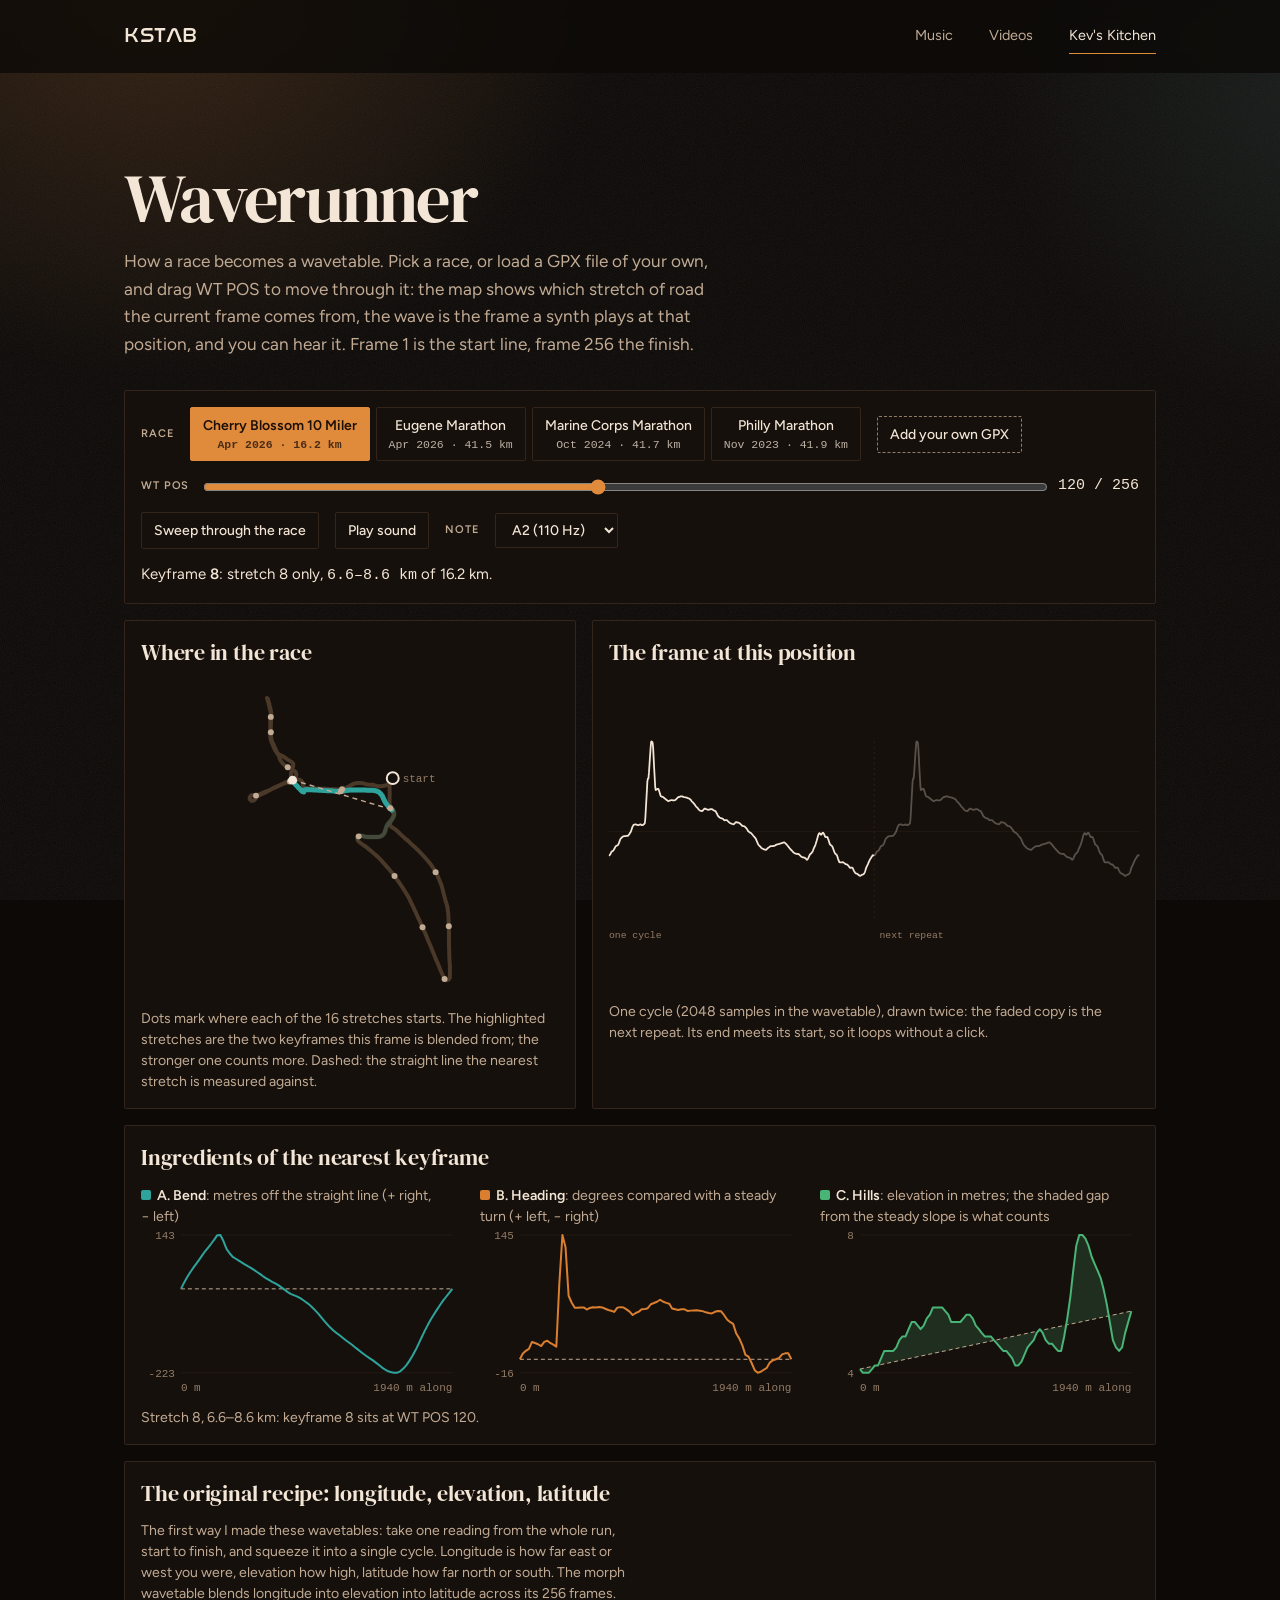
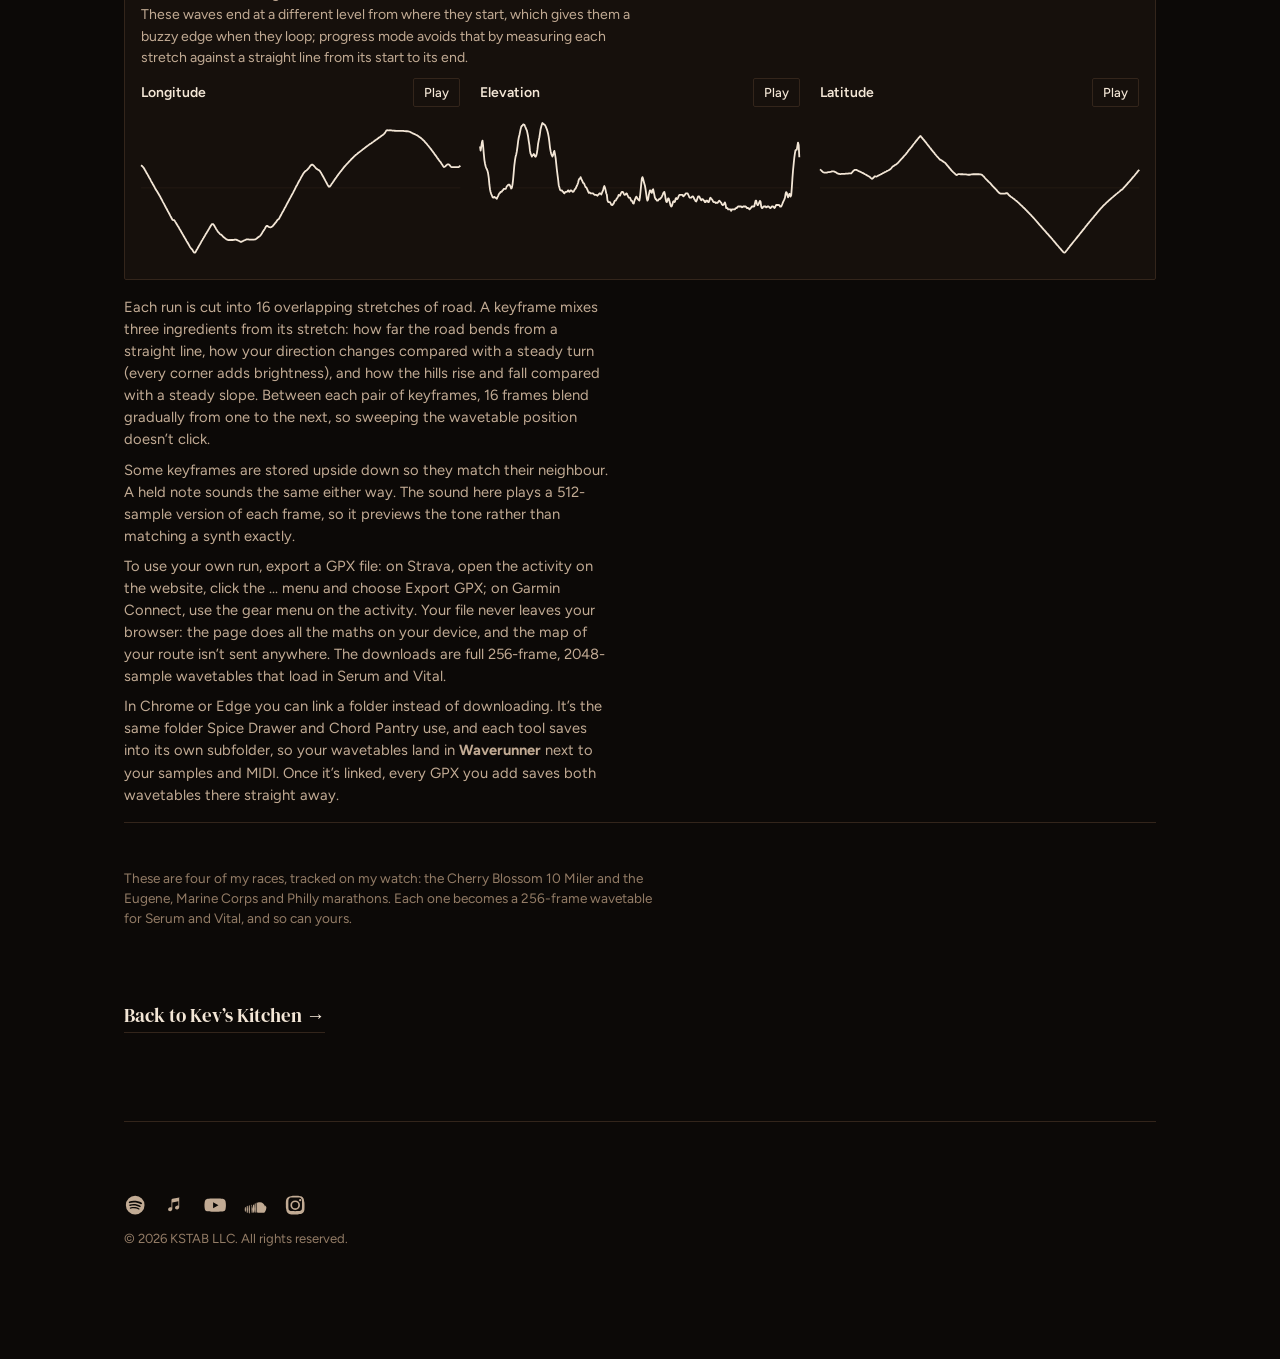
<file: waverunner.html>
<!DOCTYPE html>
<html lang="en">
<head>
<meta charset="UTF-8">
<meta name="viewport" content="width=device-width, initial-scale=1, viewport-fit=cover">
<title>Waverunner &mdash; Kev&rsquo;s Kitchen</title>
<meta name="description" content="Waverunner: see how a race becomes a wavetable. Drag through the Cherry Blossom 10 Miler or the Eugene, Marine Corps and Philly marathons, or load your own GPX file, watch which stretch of the course each frame comes from, hear it, and download the wavetable.">
<link rel="preconnect" href="https://fonts.googleapis.com">
<link rel="preconnect" href="https://fonts.gstatic.com" crossorigin>
<link href="https://fonts.googleapis.com/css2?family=DM+Serif+Display:ital@0;1&family=Figtree:wght@400;500;600;700&display=swap" rel="stylesheet">
<link rel="stylesheet" href="styles.css">
<link rel="icon" href="icons/favicon.svg" type="image/svg+xml">
<link rel="icon" href="icons/favicon-32.png" sizes="32x32" type="image/png">
<link rel="icon" href="icons/favicon.ico" sizes="any">
<link rel="apple-touch-icon" href="icons/apple-touch-icon.png">
<style>
/* Layout: a run on the bench. Controls first; the route map beside the frame it makes; the three ingredients of that stretch underneath. Ingredient colors are tuned for the site's dark panels. */
:root{
  --maxw:1160px;
  --panel:var(--bg-raise); --sunk:#0a0705; --muted:var(--ink-soft); --grid:#241a13;
  --fg:var(--ink); --wave:var(--ink); --route:#4a3829;
  --bend:#2ea39c; --turn:#d97f2f; --hill:#48b476; --hill-fill:rgba(72,180,118,.18);
  --display:"DM Serif Display", Georgia, serif;
  --body:"Figtree", system-ui, -apple-system, sans-serif;
  --mono:ui-monospace, "SF Mono", Menlo, Consolas, monospace;
}
*{box-sizing:border-box}
button,input,select{font:inherit;color:inherit}
:focus-visible{outline:2px solid var(--accent);outline-offset:2px}
.app{position:relative;z-index:1;max-width:var(--maxw);margin:0 auto;padding:0 var(--pad) clamp(2rem,5vh,3rem);font-size:15px;line-height:1.5;display:flex;flex-direction:column;gap:16px}
header.top{padding:clamp(3rem,10vh,6rem) 0 clamp(.5rem,2vh,1rem)}
.brand h1{font-family:var(--display);font-weight:300;font-size:clamp(2.4rem,8vw,4.25rem);letter-spacing:-0.025em;margin:0 0 .85rem;line-height:1.05;text-wrap:balance}
.brand p{margin:0;color:var(--ink-soft);max-width:54ch;font-size:clamp(1rem,0.97rem + 0.15vw,1.075rem);line-height:1.6}
.panel{background:var(--panel);border:1px solid var(--line);border-radius:2px;padding:16px;display:grid;gap:10px;min-width:0}
.panel h2{font-family:var(--display);font-weight:400;font-size:1.35rem;letter-spacing:-.01em;margin:0}
.controls{gap:14px}
.row{display:flex;flex-wrap:wrap;gap:10px 16px;align-items:center}
.label{font-size:11px;text-transform:uppercase;letter-spacing:.08em;color:var(--muted);font-weight:600}
.seg{display:flex;flex-wrap:wrap;gap:6px}
button,select{border:1px solid var(--line);background:var(--panel);padding:7px 12px;border-radius:2px;cursor:pointer;font-weight:500;font-size:14px}
button:hover,select:hover{background:var(--sunk)}
button[aria-pressed="true"]{background:var(--accent);color:#1a0f07;border-color:var(--accent);font-weight:600}
.seg button small{display:block;font-size:11.5px;opacity:.75;font-family:var(--mono)}
.slider-row{display:grid;grid-template-columns:auto 1fr auto;gap:12px;align-items:center}
input[type="range"]{width:100%;accent-color:var(--accent)}
.num{font-family:var(--mono);font-variant-numeric:tabular-nums}
#pos-out{min-width:7.5ch;text-align:right;font-family:var(--mono);font-variant-numeric:tabular-nums}
.status{margin:0}
.status b{font-weight:600;color:var(--ink)}
.pair{display:grid;grid-template-columns:minmax(0,1fr) minmax(0,1.25fr);gap:16px}
.trio{display:grid;grid-template-columns:repeat(3,minmax(0,1fr));gap:20px}
.cap{margin:0;color:var(--muted);font-size:.88rem;max-width:56ch}
.cap b{color:var(--ink);font-weight:600}
svg{width:100%;height:auto;display:block;overflow:visible}
svg text{fill:var(--ink-faint);font-family:var(--mono);font-size:11px}
.swatch{display:inline-block;width:10px;height:10px;border-radius:2px;margin-right:6px}
.file-btn{border:1px dashed var(--ink-faint);background:transparent;padding:7px 12px;border-radius:2px;cursor:pointer;font-weight:500;font-size:14px;display:inline-flex;align-items:center}
.file-btn:hover{background:var(--sunk);border-color:var(--ink-soft)}
.file-btn:focus-within{outline:2px solid var(--accent);outline-offset:2px}
.file-btn input{position:absolute;width:1px;height:1px;opacity:0;pointer-events:none}
.downloads[hidden],.folder[hidden]{display:none}
.folder{display:grid;gap:4px;font-size:13px;color:var(--muted)}
.folder .f-row{display:flex;flex-wrap:wrap;gap:6px 14px;align-items:center}
.folder .f-name{font-weight:600;color:var(--ink);overflow-wrap:anywhere}
.folder .linkbtn{border:0;background:none;padding:0;color:var(--muted);text-decoration:underline;cursor:pointer;font-size:13px;font-weight:400}
.folder .linkbtn:hover{background:none;color:var(--ink)}
.folder p{margin:0;max-width:72ch}
#saved{margin:0;font-size:13px;color:var(--ink-soft)}
#saved:empty{display:none}
.axis-head{display:flex;align-items:center;justify-content:space-between;gap:10px;margin-bottom:6px}
.axis-head h3{font-family:var(--body);font-size:14px;font-weight:600;margin:0;color:var(--ink)}
.axis-head button{padding:4px 10px;font-size:13px}
.axis-note{margin:6px 0 0;color:var(--muted);font-size:.82rem}
body.dragging .controls{outline:2px dashed var(--accent);outline-offset:4px}
.notes{color:var(--ink-soft);font-size:.92rem;display:grid;gap:8px;max-width:54ch}
.notes p{margin:0}
.page-foot{position:relative;z-index:1;border-top:1px solid var(--line);padding:clamp(2rem,5vh,3rem) 0 clamp(3rem,8vh,5rem)}
.page-foot p{color:var(--ink-faint);font-size:0.85rem;max-width:60ch;margin:0 0 1.5rem}
@media (max-width:820px){
  .pair,.trio{grid-template-columns:minmax(0,1fr)}
  .slider-row{grid-template-columns:1fr auto}
  .slider-row .label{grid-column:1/-1}
}
</style>
</head>
<body>
<div class="atmosphere" aria-hidden="true"></div>

<header class="nav" id="nav">
  <div class="nav-inner">
    <a href="index.html#top" class="wordmark">KSTAB</a>
    <nav class="nav-links" aria-label="Primary">
      <a href="discography.html">Music</a>
      <a href="videos.html">Videos</a>
      <a href="kitchen.html" class="active" aria-current="page">Kev's Kitchen</a>
    </nav>
  </div>
</header>

<main class="app" id="top">
  <header class="top">
    <div class="brand">
      <h1>Waverunner</h1>
      <p>How a race becomes a wavetable. Pick a race, or load a GPX file of your own, and drag WT POS to move through it: the map shows which stretch of road the current frame comes from, the wave is the frame a synth plays at that position, and you can hear it. Frame 1 is the start line, frame 256 the finish.</p>
    </div>
  </header>

  <section class="panel controls" aria-label="Controls">
    <div class="row">
      <span class="label">Race</span>
      <div class="seg" id="runs" role="group" aria-label="Choose a race"></div>
      <label class="file-btn">Add your own GPX<input id="gpx" type="file" accept=".gpx,application/gpx+xml" multiple></label>
    </div>
    <div class="slider-row">
      <label class="label" for="pos">WT POS</label>
      <input id="pos" type="range" min="1" max="256" step="1" value="120">
      <output id="pos-out" for="pos">120 / 256</output>
    </div>
    <div class="row">
      <button id="sweep" type="button" aria-pressed="false">Sweep through the race</button>
      <button id="sound" type="button" aria-pressed="false">Play sound</button>
      <label class="label" for="note">Note</label>
      <select id="note">
        <option value="55">A1 (55 Hz)</option>
        <option value="110" selected>A2 (110 Hz)</option>
        <option value="220">A3 (220 Hz)</option>
      </select>
    </div>
    <div class="downloads" id="downloads" hidden>
      <div class="row">
        <span class="label" id="dl-label">Download</span>
        <button id="dl-progress" type="button">Progress wavetable (.wav)</button>
        <button id="dl-morph" type="button">Lon &rarr; Ele &rarr; Lat wavetable (.wav)</button>
      </div>
      <div class="folder" id="folderBox" hidden></div>
      <p id="saved" aria-live="polite"></p>
    </div>
    <p class="status" id="status" aria-live="polite">Loading races&hellip;</p>
  </section>

  <div class="pair">
    <section class="panel" aria-labelledby="map-h">
      <h2 id="map-h">Where in the race</h2>
      <svg id="map" viewBox="0 0 420 320" role="img" aria-label="Route map with the current stretches highlighted"></svg>
      <p class="cap">Dots mark where each of the 16 stretches starts. The highlighted stretches are the two keyframes this frame is blended from; the stronger one counts more. Dashed: the straight line the nearest stretch is measured against.</p>
    </section>
    <section class="panel" aria-labelledby="wave-h">
      <h2 id="wave-h">The frame at this position</h2>
      <svg id="wave" viewBox="0 0 600 240" role="img" aria-label="One cycle of the current wavetable frame, shown twice"></svg>
      <p class="cap">One cycle (2048 samples in the wavetable), drawn twice: the faded copy is the next repeat. Its end meets its start, so it loops without a click.</p>
    </section>
  </div>

  <section class="panel" aria-labelledby="ing-h">
    <h2 id="ing-h">Ingredients of the nearest keyframe</h2>
    <div class="trio">
      <div>
        <p class="cap"><span class="swatch" style="background:var(--bend)"></span><b>A. Bend</b>: metres off the straight line (+ right, &minus; left)</p>
        <svg id="ing-bend" viewBox="0 0 320 170" role="img" aria-label="How far the road bends from the straight line"></svg>
      </div>
      <div>
        <p class="cap"><span class="swatch" style="background:var(--turn)"></span><b>B. Heading</b>: degrees compared with a steady turn (+ left, &minus; right)</p>
        <svg id="ing-turn" viewBox="0 0 320 170" role="img" aria-label="Direction of travel compared with a steady turn"></svg>
      </div>
      <div>
        <p class="cap"><span class="swatch" style="background:var(--hill)"></span><b>C. Hills</b>: elevation in metres; the shaded gap from the steady slope is what counts</p>
        <svg id="ing-hill" viewBox="0 0 320 170" role="img" aria-label="Elevation compared with a steady slope"></svg>
      </div>
    </div>
    <p class="cap" id="ing-cap"></p>
  </section>

  <section class="panel" aria-labelledby="axes-h">
    <h2 id="axes-h">The original recipe: longitude, elevation, latitude</h2>
    <p class="cap">The first way I made these wavetables: take one reading from the whole run, start to finish, and squeeze it into a single cycle. Longitude is how far east or west you were, elevation how high, latitude how far north or south. The morph wavetable blends longitude into elevation into latitude across its 256 frames. These waves end at a different level from where they start, which gives them a buzzy edge when they loop; progress mode avoids that by measuring each stretch against a straight line from its start to its end.</p>
    <div class="trio">
      <div>
        <div class="axis-head"><h3>Longitude</h3><button type="button" class="axis-play" data-axis="lon" aria-pressed="false">Play</button></div>
        <svg id="axis-lon" viewBox="0 0 320 150" role="img" aria-label="The run's longitude as one wave cycle"></svg>
      </div>
      <div>
        <div class="axis-head"><h3>Elevation</h3><button type="button" class="axis-play" data-axis="ele" aria-pressed="false">Play</button></div>
        <svg id="axis-ele" viewBox="0 0 320 150" role="img" aria-label="The run's elevation as one wave cycle"></svg>
        <p class="axis-note" id="ele-note" hidden>This file has no elevation, so this wave is flat.</p>
      </div>
      <div>
        <div class="axis-head"><h3>Latitude</h3><button type="button" class="axis-play" data-axis="lat" aria-pressed="false">Play</button></div>
        <svg id="axis-lat" viewBox="0 0 320 150" role="img" aria-label="The run's latitude as one wave cycle"></svg>
      </div>
    </div>
  </section>

  <section class="notes" aria-label="How it works">
    <p>Each run is cut into 16 overlapping stretches of road. A keyframe mixes three ingredients from its stretch: how far the road bends from a straight line, how your direction changes compared with a steady turn (every corner adds brightness), and how the hills rise and fall compared with a steady slope. Between each pair of keyframes, 16 frames blend gradually from one to the next, so sweeping the wavetable position doesn&rsquo;t click.</p>
    <p>Some keyframes are stored upside down so they match their neighbour. A held note sounds the same either way. The sound here plays a 512-sample version of each frame, so it previews the tone rather than matching a synth exactly.</p>
    <p>To use your own run, export a GPX file: on Strava, open the activity on the website, click the &hellip; menu and choose Export GPX; on Garmin Connect, use the gear menu on the activity. Your file never leaves your browser: the page does all the maths on your device, and the map of your route isn&rsquo;t sent anywhere. The downloads are full 256-frame, 2048-sample wavetables that load in Serum and Vital.</p>
    <p>In Chrome or Edge you can link a folder instead of downloading. It&rsquo;s the same folder Spice Drawer and Chord Pantry use, and each tool saves into its own subfolder, so your wavetables land in <b>Waverunner</b> next to your samples and MIDI. Once it&rsquo;s linked, every GPX you add saves both wavetables there straight away.</p>
  </section>

  <div class="page-foot">
    <p>These are four of my races, tracked on my watch: the Cherry Blossom 10 Miler and the Eugene, Marine Corps and Philly marathons. Each one becomes a 256-frame wavetable for Serum and Vital, and so can yours.</p>
    <a class="more-link" href="kitchen.html">Back to Kev&rsquo;s Kitchen &rarr;</a>
  </div>
  <footer id="contact">
      <div class="foot-grid">
        <div class="socials" aria-label="Social links">
          <a href="https://open.spotify.com/artist/7ogkPvRYLFvfpVNEqNGi7E?si=UTplcCznTDON6Axlid5GDA" target="_blank" rel="noopener" aria-label="Spotify"><svg viewBox="0 0 24 24"><path d="M12 2a10 10 0 100 20 10 10 0 000-20zm4.59 14.44a.62.62 0 01-.86.21c-2.35-1.44-5.3-1.76-8.79-.96a.62.62 0 11-.28-1.21c3.81-.87 7.08-.5 9.72 1.11.29.18.38.56.21.85zm1.22-2.72a.78.78 0 01-1.07.26c-2.69-1.65-6.79-2.13-9.97-1.17a.78.78 0 11-.45-1.49c3.63-1.1 8.15-.56 11.23 1.33.37.22.49.7.26 1.07zm.11-2.84C14.8 8.95 9.4 8.77 6.32 9.71a.94.94 0 11-.54-1.8c3.53-1.07 9.49-.86 13.23 1.36a.94.94 0 01-.96 1.61z"/></svg></a>
          <a href="https://music.apple.com/us/artist/kevin-stabinski/1827594935" target="_blank" rel="noopener" aria-label="Apple Music"><svg viewBox="0 0 24 24"><path d="M17.5 3.5c-.3 0-.6.05-1 .13L9 5.2c-.7.14-1 .55-1 1.25v8.06c-.4-.18-.85-.26-1.35-.2-1.3.16-2.3 1.16-2.25 2.36.05 1.1 1.05 1.9 2.3 1.78 1.2-.12 2.2-1.05 2.2-2.3V9.06l6.5-1.3v4.9c-.4-.17-.85-.25-1.35-.19-1.3.16-2.3 1.16-2.25 2.36.05 1.1 1.05 1.9 2.3 1.78 1.2-.12 2.2-1.05 2.2-2.3V4.6c0-.72-.38-1.12-1.1-1.1z"/></svg></a>
          <a href="https://www.youtube.com/@kstab" target="_blank" rel="noopener" aria-label="YouTube"><svg viewBox="0 0 24 24"><path d="M23 7.5a3 3 0 00-2.1-2.12C19.05 4.9 12 4.9 12 4.9s-7.05 0-8.9.48A3 3 0 001 7.5C.5 9.36.5 12 .5 12s0 2.64.5 4.5a3 3 0 002.1 2.12C4.95 19.1 12 19.1 12 19.1s7.05 0 8.9-.48A3 3 0 0023 16.5c.5-1.86.5-4.5.5-4.5s0-2.64-.5-4.5zM9.75 15.25v-6.5L15.5 12l-5.75 3.25z"/></svg></a>
          <a href="https://soundcloud.com/kstab" target="_blank" rel="noopener" aria-label="SoundCloud"><svg viewBox="0 0 24 24"><path d="M1 14.5c0-.3.2-.5.4-.5.3 0 .5.2.5.5l.2 2-.2 2c0 .3-.2.5-.5.5-.2 0-.4-.2-.4-.5l-.2-2 .2-2zm2-1.3c0-.3.2-.5.5-.5.2 0 .4.2.5.5l.2 3.3-.2 3.2c0 .3-.3.5-.5.5-.3 0-.5-.2-.5-.5L2.8 16l.2-2.8zm2.2-.7c0-.3.2-.5.5-.5s.5.2.5.5l.2 4-.2 3.8c0 .3-.2.5-.5.5s-.5-.2-.5-.5L5 16l.2-3.5zm2.3-.5c0-.3.2-.6.5-.6.3 0 .5.3.5.6L9.4 16l-.2 3.7c0 .3-.2.5-.5.5-.3 0-.5-.2-.5-.5L8 16l.2-3.7zm2.3-.3c0-.3.3-.5.6-.5.3 0 .5.2.5.5l.2 4.3-.2 3.5c0 .3-.2.5-.5.5-.3 0-.6-.2-.6-.5L9.5 16l.2-4.3zM12 10c.3 0 .5.2.5.5l.2 5.5-.2 3.5c0 .3-.2.5-.5.5s-.5-.2-.5-.5l-.2-3.5.2-5.5c0-.3.2-.5.5-.5zm2-1c.3 0 .5.2.5.5v10c0 .3-.2.5-.5.5s-.5-.2-.5-.5V9.5c0-.3.2-.5.5-.5zm7.5 3c1.4 0 2.5 1.1 2.5 2.5S22.9 20 21.5 20H15c-.3 0-.5-.2-.5-.5V9.7c0-.3.1-.4.4-.5.7-.3 1.5-.4 2.3-.4 2.6 0 4.7 1.9 5.1 4.4.2-.1.5-.2.7-.2z"/></svg></a>
          <a href="https://www.instagram.com/kstabinski" target="_blank" rel="noopener" aria-label="Instagram"><svg viewBox="0 0 24 24"><path d="M12 2c2.7 0 3 0 4.1.06 1 .05 1.7.22 2.3.46.6.24 1.1.56 1.6 1.06.5.5.82 1 1.06 1.6.24.6.4 1.3.46 2.3C21.99 9 22 9.3 22 12s0 3-.06 4.1c-.05 1-.22 1.7-.46 2.3a4.3 4.3 0 01-1.06 1.6c-.5.5-1 .82-1.6 1.06-.6.24-1.3.4-2.3.46C15 21.99 14.7 22 12 22s-3 0-4.1-.06c-1-.05-1.7-.22-2.3-.46a4.3 4.3 0 01-1.6-1.06 4.3 4.3 0 01-1.06-1.6c-.24-.6-.4-1.3-.46-2.3C2.01 15 2 14.7 2 12s0-3 .06-4.1c.05-1 .22-1.7.46-2.3A4.3 4.3 0 013.58 4c.5-.5 1-.82 1.6-1.06.6-.24 1.3-.4 2.3-.46C9 2.01 9.3 2 12 2zm0 1.8c-2.65 0-2.96.01-4 .06-.77.04-1.19.16-1.47.27-.37.14-.63.31-.91.59-.28.28-.45.54-.59.91-.1.28-.23.7-.27 1.47-.05 1.04-.06 1.35-.06 4s.01 2.96.06 4c.04.77.16 1.19.27 1.47.14.37.31.63.59.91.28.28.54.45.91.59.28.1.7.23 1.47.27 1.04.05 1.35.06 4 .06s2.96-.01 4-.06c.77-.04 1.19-.16 1.47-.27.37-.14.63-.31.91-.59.28-.28.45-.54.59-.91.1-.28.23-.7.27-1.47.05-1.04.06-1.35.06-4s-.01-2.96-.06-4c-.04-.77-.16-1.19-.27-1.47a2.5 2.5 0 00-.59-.91 2.5 2.5 0 00-.91-.59c-.28-.1-.7-.23-1.47-.27-1.04-.05-1.35-.06-4-.06zm0 3.06a5.14 5.14 0 110 10.28 5.14 5.14 0 010-10.28zm0 8.48a3.34 3.34 0 100-6.68 3.34 3.34 0 000 6.68zm6.54-8.69a1.2 1.2 0 11-2.4 0 1.2 1.2 0 012.4 0z"/></svg></a>
        </div>
      </div>
      <p class="foot-meta">&copy; 2026 KSTAB LLC. All rights reserved.</p>
    </footer>
</main>

<script src="main.js"></script>
<script src="waverunner-core.js"></script>
<script>
(() => {
  const NK = 16, NF = 256;
  const $ = (id) => document.getElementById(id);
  const pos = $("pos"), posOut = $("pos-out"), status = $("status");
  const NS = "http://www.w3.org/2000/svg";
  let data = null, run = null, listen = null, uploads = 0;

  const el = (tag, attrs, parent) => {
    const n = document.createElementNS(NS, tag);
    for (const k in attrs) n.setAttribute(k, attrs[k]);
    if (parent) parent.appendChild(n);
    return n;
  };
  const clear = (svg) => { while (svg.firstChild) svg.removeChild(svg.firstChild); };
  const pathOf = (pts) => { let d = "", pen = false; for (const p of pts) { if (!p) { pen = false; continue; } d += (pen ? "L" : "M") + p[0].toFixed(1) + " " + p[1].toFixed(1); pen = true; } return d; };

  function frameAt(p) {
    const x = (p - 1) * (NK - 1) / (NF - 1);
    const i = Math.min(Math.floor(x), NK - 2), t = x - i;
    const a = run.keys[i], b = run.keys[i + 1];
    const f = a.map((v, j) => (1 - t) * v + t * b[j]);
    const peak = Math.max(...f.map(Math.abs)) || 1;
    return { f: f.map((v) => v / peak), i, t, nearest: Math.round(x) };
  }

  function drawMap(i, t, nearest) {
    const svg = $("map"); clear(svg);
    const W = 420, H = 320, pad = 18;
    const shown = run.route.filter(Boolean), xs = shown.map((p) => p[0]), ys = shown.map((p) => p[1]);
    const minX = Math.min(...xs), maxX = Math.max(...xs), minY = Math.min(...ys), maxY = Math.max(...ys);
    const s = Math.min((W - 2 * pad) / (maxX - minX || 1), (H - 2 * pad) / (maxY - minY || 1));
    const ox = (W - (maxX - minX) * s) / 2, oy = (H - (maxY - minY) * s) / 2;
    const P = (p) => p ? [ox + (p[0] - minX) * s, H - oy - (p[1] - minY) * s] : null;
    el("path", { d: pathOf(run.route.map(P)), fill: "none", stroke: "var(--route)", "stroke-width": 4, "stroke-linecap": "round", "stroke-linejoin": "round" }, svg);
    [[i, 1 - t], [i + 1, t]].forEach(([k, w]) => {
      const st = run.stretches[k];
      el("path", { d: pathOf(run.route.slice(st.a, st.b + 1).map(P)), fill: "none", stroke: "var(--bend)", "stroke-width": 5,
        "stroke-linecap": "round", "stroke-linejoin": "round", "stroke-opacity": (0.15 + 0.85 * w).toFixed(2) }, svg);
    });
    const ns = run.stretches[nearest], c0 = P(ns.p0), c1 = P(ns.p1);
    if (c0 && c1) el("line", { x1: c0[0], y1: c0[1], x2: c1[0], y2: c1[1], stroke: "var(--muted)", "stroke-width": 1.4, "stroke-dasharray": "5 4" }, svg);
    run.stretches.forEach((st, k) => {
      const q = P(run.route[st.a]);
      if (q) el("circle", { cx: q[0], cy: q[1], r: k === nearest ? 4.5 : 3, fill: k === nearest ? "var(--fg)" : "var(--muted)" }, svg);
    });
    const s0 = P(run.route[0]);
    if (!s0) return;
    el("circle", { cx: s0[0], cy: s0[1], r: 6, fill: "var(--panel)", stroke: "var(--fg)", "stroke-width": 2 }, svg);
    const right = s0[0] > W - 60;
    const lab = el("text", { x: s0[0] + (right ? -10 : 10), y: s0[1] + 4, "text-anchor": right ? "end" : "start" }, svg); lab.textContent = "start";
  }

  function drawWave(f) {
    const svg = $("wave"); clear(svg);
    const W = 600, H = 240, top = 14, bot = 22, mid = top + (H - top - bot) / 2, amp = (H - top - bot) / 2;
    el("line", { x1: 0, y1: mid, x2: W, y2: mid, stroke: "var(--grid)", "stroke-width": 1 }, svg);
    el("line", { x1: W / 2, y1: top, x2: W / 2, y2: H - bot, stroke: "var(--line)", "stroke-dasharray": "2 4" }, svg);
    const n = f.length;
    for (let c = 0; c < 2; c++) {
      const pts = f.map((v, j) => [c * W / 2 + (j / (n - 1)) * W / 2, mid - v * amp]);
      el("path", { d: pathOf(pts), fill: "none", stroke: "var(--wave)", "stroke-width": 2, "stroke-opacity": c ? 0.3 : 1, "stroke-linejoin": "round" }, svg);
    }
    const t1 = el("text", { x: 0, y: H - 4 }, svg); t1.textContent = "one cycle";
    const t2 = el("text", { x: W / 2 + 6, y: H - 4 }, svg); t2.textContent = "next repeat";
  }

  function drawAxis(svg, f) {
    clear(svg);
    const W = 320, H = 150, mid = H / 2, amp = H / 2 - 10;
    el("line", { x1: 0, y1: mid, x2: W, y2: mid, stroke: "var(--grid)", "stroke-width": 1 }, svg);
    el("path", { d: pathOf(f.map((v, j) => [(j / (f.length - 1)) * W, mid - v * amp])), fill: "none", stroke: "var(--wave)", "stroke-width": 1.8, "stroke-linejoin": "round" }, svg);
  }

  function drawAxes() {
    if (!run.axes) return;
    drawAxis($("axis-lon"), run.axes.lon);
    drawAxis($("axis-ele"), run.axes.ele);
    drawAxis($("axis-lat"), run.axes.lat);
    $("ele-note").hidden = run.hasEle !== false;
  }

  function setListen(axis) {
    listen = axis;
    document.querySelectorAll(".axis-play").forEach((b) => {
      const on = b.dataset.axis === axis;
      b.setAttribute("aria-pressed", String(on)); b.textContent = on ? "Playing" : "Play";
    });
  }

  function lineChart(svg, xs, ys, color, opts = {}) {
    clear(svg);
    const W = 320, H = 170, L = 40, R = 8, T = 8, B = 24;
    const lo = Math.min(...ys, ...(opts.extra || []), opts.zero ? 0 : Infinity);
    const hi = Math.max(...ys, ...(opts.extra || []), opts.zero ? 0 : -Infinity);
    const span = hi - lo || 1, xmax = xs[xs.length - 1] || 1;
    const X = (x) => L + (x / xmax) * (W - L - R), Y = (y) => T + (1 - (y - lo) / span) * (H - T - B);
    [lo, hi].forEach((v) => {
      el("line", { x1: L, y1: Y(v), x2: W - R, y2: Y(v), stroke: "var(--grid)" }, svg);
      const tx = el("text", { x: L - 6, y: Y(v) + 4, "text-anchor": "end" }, svg); tx.textContent = Math.round(v);
    });
    if (opts.zero) el("line", { x1: L, y1: Y(0), x2: W - R, y2: Y(0), stroke: "var(--muted)", "stroke-dasharray": "4 3" }, svg);
    if (opts.slope) {
      const a = ys[0], b = ys[ys.length - 1];
      const line = xs.map((x) => a + (b - a) * (x / xmax));
      const area = xs.map((x, k) => [X(x), Y(ys[k])]).concat(xs.slice().reverse().map((x, k) => [X(x), Y(line[xs.length - 1 - k])]));
      el("path", { d: pathOf(area) + "Z", fill: "var(--hill-fill)", stroke: "none" }, svg);
      el("line", { x1: X(0), y1: Y(a), x2: X(xmax), y2: Y(b), stroke: "var(--muted)", "stroke-dasharray": "4 3" }, svg);
    }
    el("path", { d: pathOf(xs.map((x, k) => [X(x), Y(ys[k])])), fill: "none", stroke: color, "stroke-width": 2, "stroke-linejoin": "round" }, svg);
    const x0 = el("text", { x: L, y: H - 6 }, svg); x0.textContent = "0 m";
    const x1 = el("text", { x: W - R, y: H - 6, "text-anchor": "end" }, svg); x1.textContent = Math.round(xmax) + " m along";
  }

  function render() {
    if (!run) return;
    const p = +pos.value;
    const { f, i, t, nearest } = frameAt(p);
    posOut.textContent = p + " / " + NF;
    const a = run.stretches[i], b = run.stretches[i + 1];
    const wa = Math.round((1 - t) * 100), wb = 100 - wa;
    status.innerHTML = t < 0.001
      ? `Keyframe <b>${i + 1}</b>: stretch ${i + 1} only, <span class="num">${a.km[0].toFixed(1)}\u2013${a.km[1].toFixed(1)} km</span> of ${run.km.toFixed(1)} km.`
      : `Blend of stretch <b>${i + 1}</b> (<span class="num">${wa}%</span>, ${a.km[0].toFixed(1)}\u2013${a.km[1].toFixed(1)} km) and stretch <b>${i + 2}</b> (<span class="num">${wb}%</span>, ${b.km[0].toFixed(1)}\u2013${b.km[1].toFixed(1)} km) of ${run.km.toFixed(1)} km.`;
    drawMap(i, t, nearest);
    drawWave(f);
    const st = run.stretches[nearest];
    lineChart($("ing-bend"), st.along, st.side, "var(--bend)", { zero: true });
    lineChart($("ing-turn"), st.along, st.turn, "var(--turn)", { zero: true });
    lineChart($("ing-hill"), st.along, st.elev, "var(--hill)", { slope: true });
    $("ing-cap").textContent = `Stretch ${nearest + 1}, ${st.km[0].toFixed(1)}\u2013${st.km[1].toFixed(1)} km: keyframe ${nearest + 1} sits at WT POS ${Math.round(nearest * (NF - 1) / (NK - 1)) + 1}.`;
    sound.update(listen && run.axes ? run.axes[listen] : f);
  }

  // Sound: loop the current frame and crossfade when it changes.
  const sound = {
    ctx: null, master: null, cur: null, on: false, pending: null, raf: 0,
    start() {
      const AC = window.AudioContext || window.webkitAudioContext;
      if (!AC) { status.textContent = "This browser can't play sound here."; return false; }
      if (!this.ctx) { this.ctx = new AC(); this.master = this.ctx.createGain(); this.master.gain.value = 0.16; this.master.connect(this.ctx.destination); }
      this.ctx.resume(); this.on = true; return true;
    },
    stop() {
      this.on = false;
      if (this.cur) { const old = this.cur; old.g.gain.setTargetAtTime(0, this.ctx.currentTime, 0.02); setTimeout(() => { try { old.src.stop(); } catch (e) {} }, 300); this.cur = null; }
    },
    update(f) {
      if (!this.on) return;
      this.pending = f;
      if (this.raf) return;
      this.raf = requestAnimationFrame(() => { this.raf = 0; this.play(this.pending); });
    },
    play(f) {
      const ctx = this.ctx, buf = ctx.createBuffer(1, f.length, ctx.sampleRate);
      buf.copyToChannel(Float32Array.from(f), 0);
      const src = ctx.createBufferSource(); src.buffer = buf; src.loop = true;
      src.playbackRate.value = (+$("note").value) * f.length / ctx.sampleRate;
      const g = ctx.createGain(); g.gain.value = 0; src.connect(g); g.connect(this.master); src.start();
      const now = ctx.currentTime; g.gain.setTargetAtTime(1, now, 0.012);
      if (this.cur) { const old = this.cur; old.g.gain.setTargetAtTime(0, now, 0.012); setTimeout(() => { try { old.src.stop(); } catch (e) {} }, 250); }
      this.cur = { src, g };
    },
  };

  function soundButton(on) { const b = $("sound"); b.setAttribute("aria-pressed", String(on)); b.textContent = on ? "Stop sound" : "Play sound"; }
  $("sound").addEventListener("click", (e) => {
    if (e.currentTarget.getAttribute("aria-pressed") === "true") { sound.stop(); soundButton(false); setListen(null); return; }
    if (sound.start()) { soundButton(true); render(); }
  });
  document.querySelectorAll(".axis-play").forEach((b) => b.addEventListener("click", () => {
    if (listen === b.dataset.axis) { sound.stop(); soundButton(false); setListen(null); return; }
    if (!sound.on && !sound.start()) return;
    soundButton(true); setListen(b.dataset.axis); render();
  }));
  $("note").addEventListener("change", render);

  // Sweep: move WT POS from where it is to the end over about 10 seconds.
  let sweepRaf = 0;
  function stopSweep() { cancelAnimationFrame(sweepRaf); sweepRaf = 0; $("sweep").setAttribute("aria-pressed", "false"); $("sweep").textContent = "Sweep through the race"; }
  $("sweep").addEventListener("click", () => {
    if (sweepRaf) { stopSweep(); return; }
    if (+pos.value >= NF) pos.value = 1;
    const from = +pos.value, t0 = performance.now(), dur = 10000 * (NF - from) / (NF - 1);
    $("sweep").setAttribute("aria-pressed", "true"); $("sweep").textContent = "Stop sweep";
    const step = (now) => {
      const k = Math.min(1, (now - t0) / dur);
      pos.value = Math.round(from + (NF - from) * k); setListen(null); render();
      if (k < 1) sweepRaf = requestAnimationFrame(step); else stopSweep();
    };
    sweepRaf = requestAnimationFrame(step);
  });
  pos.addEventListener("input", () => { if (sweepRaf) stopSweep(); setListen(null); render(); });

  function selectRun(id) {
    run = data.runs.find((r) => r.id === id) || data.runs[0];
    document.querySelectorAll("#runs button").forEach((b) => b.setAttribute("aria-pressed", String(b.dataset.id === run.id)));
    $("downloads").hidden = !run.full;
    drawAxes();
    render();
  }

  function addRunButton(r) {
    const b = document.createElement("button"); b.type = "button"; b.dataset.id = r.id;
    b.textContent = r.day;
    const small = document.createElement("small");
    small.textContent = `${r.where ? r.where + " \u00b7 " : ""}${r.km.toFixed(1)} km`;
    b.appendChild(small);
    b.addEventListener("click", () => selectRun(r.id));
    $("runs").appendChild(b);
  }

  // Your own GPX: parsed and turned into frames right here, never uploaded.
  const MONTHS = ["Jan", "Feb", "Mar", "Apr", "May", "Jun", "Jul", "Aug", "Sep", "Oct", "Nov", "Dec"];
  async function addGPX(file) {
    const W = window.WaverunnerCore;
    const track = W.parseGPX(await file.text());
    const when = track.time ? new Date(track.time) : null;
    const month = when && !isNaN(when) ? `${MONTHS[when.getMonth()]} ${when.getFullYear()}` : "";
    const name = (track.name || file.name.replace(/\.gpx$/i, "")).slice(0, 40);
    const r = W.buildRun(track, "gpx-" + (++uploads), name, (month ? month + " \u00b7 " : "") + "your file");
    data.runs.push(r);
    addRunButton(r);
    return r;
  }

  async function addFiles(files) {
    if (!data) return;
    const list = [...files].filter((f) => /\.gpx$/i.test(f.name) || f.type.includes("gpx"));
    if (!list.length) { status.textContent = "That isn't a GPX file. Export one from Strava or Garmin Connect and try again."; return; }
    status.textContent = "Reading your run\u2026";
    await new Promise((ok) => setTimeout(ok, 30));  // let the message paint before the maths
    let last = null;
    const problems = [], added = [];
    for (const f of list) {
      try { last = await addGPX(f); added.push(last); } catch (err) { problems.push(`${f.name}: ${err.message}`); }
    }
    if (last) { setListen(null); selectRun(last.id); }
    if (problems.length) status.textContent = (last ? "Some files were skipped. " : "") + problems.join(" ");
    if (dirH && added.length) {
      // Reading files doesn't count as a click, so only save if access was already granted.
      let ok = false;
      try { ok = (await dirH.queryPermission(RW)) === "granted"; } catch (e) {}
      if (!ok) { said(`Click Save to put these wavetables in ${dirH.name}/${SUB} (the browser will ask for access).`); return; }
      for (const r of added) await saveRun(r, Promise.resolve(true), ["progress", "morph"]);
      if (added.length > 1) said(`Saved ${added.length * 2} wavetables to ${dirH.name}/${SUB}.`);
    }
  }

  $("gpx").addEventListener("change", (e) => { addFiles(e.target.files); e.target.value = ""; });
  let dragDepth = 0;
  window.addEventListener("dragenter", (e) => { if (e.dataTransfer && [...e.dataTransfer.types].includes("Files")) { dragDepth++; document.body.classList.add("dragging"); } });
  window.addEventListener("dragleave", () => { if (dragDepth && --dragDepth === 0) document.body.classList.remove("dragging"); });
  window.addEventListener("dragover", (e) => { if (e.dataTransfer && [...e.dataTransfer.types].includes("Files")) e.preventDefault(); });
  window.addEventListener("drop", (e) => {
    if (!e.dataTransfer || !e.dataTransfer.files.length) return;
    e.preventDefault(); dragDepth = 0; document.body.classList.remove("dragging");
    addFiles(e.dataTransfer.files);
  });

  function wavetable(r, kind) {
    const W = window.WaverunnerCore;
    const frames = kind === "morph"
      ? W.morphFrames([r.full.axes.lon, r.full.axes.ele, r.full.axes.lat])
      : W.blendKeys(r.full.keys);
    return W.wavetableWav(frames, r.day);
  }

  function download(kind) {
    if (!run || !run.full) return;
    const slug = run.day.toLowerCase().replace(/[^a-z0-9]+/g, "-").replace(/^-|-$/g, "") || "run";
    const a = document.createElement("a");
    a.href = URL.createObjectURL(wavetable(run, kind));
    a.download = `waverunner_${slug}_${kind === "morph" ? "lon-ele-lat" : "progress"}.wav`;
    document.body.appendChild(a); a.click(); a.remove();
    setTimeout(() => URL.revokeObjectURL(a.href), 4000);
  }

  /* Linked folder (Chrome/Edge): one folder for all of Kev's Kitchen, shared with Spice Drawer and
     Chord Pantry through the same IndexedDB store. Waverunner writes into its own subfolder. */
  const LOCAL = !(window.claude && window.claude.use);
  const CAN_LINK = LOCAL && typeof window.showDirectoryPicker === "function";
  const SUB = "Waverunner", RW = { mode: "readwrite" };
  const KIND = { progress: "progress", morph: "lon-ele-lat" };
  let dirH = null;
  const kv = (mode, fn) => new Promise((res, rej) => {
    const r = indexedDB.open("spicedrawer", 1);
    r.onupgradeneeded = () => r.result.createObjectStore("kv");
    r.onerror = () => rej(r.error);
    r.onsuccess = () => { const tx = r.result.transaction("kv", mode), q = fn(tx.objectStore("kv")); tx.oncomplete = () => res(q && q.result); tx.onerror = () => rej(tx.error); };
  });
  const said = (msg) => { $("saved").textContent = msg; };
  async function loadDir() { if (!CAN_LINK) return; try { dirH = (await kv("readonly", (st) => st.get("dir"))) || null; } catch (e) { dirH = null; } folderUI(); }
  async function linkDir() {
    try {
      dirH = await window.showDirectoryPicker({ id: "spicedrawer", mode: "readwrite", startIn: "music" });
      try { await kv("readwrite", (st) => st.put(dirH, "dir")); } catch (e) {}
      said(`Linked ${dirH.name}. Wavetables will be saved in ${dirH.name}/${SUB}.`);
    } catch (e) { if (e && e.name !== "AbortError") said("Couldn\u2019t link that folder."); }
    folderUI();
  }
  async function unlinkDir() { dirH = null; try { await kv("readwrite", (st) => st.delete("dir")); } catch (e) {} said(""); folderUI(); }
  // Call at the very start of a click handler: Chrome only shows the permission prompt during a user gesture.
  function dirReady() {
    if (!dirH) return Promise.resolve(false);
    return dirH.queryPermission(RW).then((p) => (p === "granted" ? true : dirH.requestPermission(RW).then((q) => q === "granted"))).catch(() => false);
  }
  async function writeWav(r, kind) {
    const d = await dirH.getDirectoryHandle(SUB, { create: true });
    const blob = wavetable(r, kind), bytes = new Uint8Array(await blob.arrayBuffer());
    const same = async (h) => { const a = new Uint8Array(await (await h.getFile()).arrayBuffer()); return a.length === bytes.length && a.every((x, i) => x === bytes[i]); };
    const title = `${r.day.replace(/[\\/:*?"<>|]+/g, " ").trim() || "Run"} (${KIND[kind]})`;
    let n = title, k = 2;
    for (;;) { let h; try { h = await d.getFileHandle(n + ".wav"); } catch (e) { break; } if (await same(h)) return n + ".wav"; n = `${title} ${k++}`; }  // identical file already there: keep it
    const fh = await d.getFileHandle(n + ".wav", { create: true }), w = await fh.createWritable();
    await w.write(blob); await w.close();
    return n + ".wav";
  }
  async function saveRun(r, perm, kinds) {
    if (!(await perm)) { said(`Allow access to ${dirH.name} to save wavetables there.`); return false; }
    try {
      const names = [];
      for (const kind of kinds) names.push(await writeWav(r, kind));
      said(`Saved to ${dirH.name}/${SUB}: ${names.join(", ")}`);
      return true;
    } catch (e) { said(`Couldn\u2019t write to ${dirH.name}. Try linking the folder again.`); return false; }
  }
  function folderUI() {
    const box = $("folderBox");
    box.hidden = !CAN_LINK;
    $("dl-label").textContent = dirH ? "Save" : "Download";
    if (!CAN_LINK) return;
    box.textContent = "";
    const row = document.createElement("div"); row.className = "f-row";
    const help = document.createElement("p");
    const btn = (text, fn) => { const b = document.createElement("button"); b.type = "button"; b.className = "linkbtn"; b.textContent = text; b.addEventListener("click", fn); return b; };
    if (dirH) {
      const name = document.createElement("span"); name.className = "f-name"; name.textContent = `${dirH.name}/${SUB}`;
      row.append("Saving to", name, btn("Change folder", linkDir), btn("Unlink", unlinkDir));
      help.textContent = "The same folder Spice Drawer and Chord Pantry use, with a subfolder for each tool. Every GPX you add saves both wavetables here.";
    } else {
      row.append(btn("Link a folder\u2026", linkDir));
      help.textContent = "Or link one folder for all of Kev\u2019s Kitchen: each tool saves into its own subfolder, and every GPX you add here saves its wavetables into Waverunner.";
    }
    box.append(row, help);
  }

  function saveOrDownload(kind) {
    if (!run || !run.full) return;
    if (dirH) { saveRun(run, dirReady(), [kind]); return; }
    download(kind);
  }
  $("dl-progress").addEventListener("click", () => saveOrDownload("progress"));
  $("dl-morph").addEventListener("click", () => saveOrDownload("morph"));
  loadDir();

  fetch("waverunner.json").then((r) => { if (!r.ok) throw new Error(r.status); return r.json(); }).then((d) => {
    data = d;
    d.runs.forEach(addRunButton);
    selectRun(d.runs[0].id);
  }).catch(() => { status.textContent = "The run data didn't load. Reload the page to try again."; });
})();
</script>
</body>
</html>
</file>
<file: styles.css>
/* ---- Custom display face (embedded, self-contained) ---- */
  @font-face{
    font-family:"Kevinstabinskifont";
    src:url("[data-uri]") format("truetype");
    font-weight:400; font-style:normal; font-display:swap;
  }
  /* ---- Logo face (Nasalization, embedded) ---- */
  @font-face{
    font-family:"Nasalization";
    src:url("[data-uri]") format("opentype");
    font-weight:400; font-style:normal; font-display:swap;
  }
  :root{
    color-scheme: dark;
    /* ---- After Hours palette (from the Midnight Shuffle cover) ---- */
    --bg:        #0c0907;   /* warm near-black */
    --bg-raise:  #16100c;   /* slightly lifted surface */
    --line:      #33251b;   /* hairline dividers */
    --ink:       #f3e6d6;   /* warm cream */
    --ink-soft:  #c2ab94;   /* muted secondary */
    --ink-faint: #937c66;   /* faintest labels (4.6:1 or better on every site surface) */
    --accent:    #e08a3c;   /* amber */
    --accent-2:  #7fb6b3;   /* teal, for small labels */

    --maxw: 1080px;
    --pad: clamp(1.25rem, 5vw, 4rem);
    --safe-t: env(safe-area-inset-top, 0px);
    --safe-b: env(safe-area-inset-bottom, 0px);

    box-sizing: border-box;
    padding-top: var(--safe-t);
    padding-bottom: var(--safe-b);
  }
  *,*::before,*::after{ box-sizing: inherit; }
  p, li{ text-wrap: pretty; }  /* avoids one-word last lines */
  html{ scroll-behavior: smooth; scroll-padding-top: calc(4.5rem + var(--safe-t)); }
  @media (prefers-reduced-motion: reduce){ html{ scroll-behavior: auto; } }

  body{
    margin:0;
    background: var(--bg);
    color: var(--ink);
    font-family: "Figtree", system-ui, -apple-system, sans-serif;
    font-size: clamp(1rem, 0.97rem + 0.15vw, 1.075rem);
    line-height: 1.6;
    -webkit-font-smoothing: antialiased;
    text-rendering: optimizeLegibility;
    overflow-x: hidden;
  }

  /* Atmosphere: soft light-bleed from the upper left, and fine grain.
     Both sit behind content, ignore pointer events, and are kept subtle. */
  .atmosphere{ position: fixed; inset:0; z-index:0; pointer-events:none; }
  .atmosphere::before{
    content:""; position:absolute; inset:0;
    background:
      radial-gradient(60vw 55vw at 12% -5%, rgba(224,138,60,0.20), transparent 60%),
      radial-gradient(50vw 50vw at 105% 8%, rgba(112,170,170,0.12), transparent 55%);
  }
  .atmosphere::after{
    content:""; position:absolute; inset:0; opacity:0.08; mix-blend-mode:screen;
    background-image:url("data:image/svg+xml,%3Csvg xmlns='http://www.w3.org/2000/svg' width='160' height='160'%3E%3Cfilter id='n'%3E%3CfeTurbulence type='fractalNoise' baseFrequency='0.9' numOctaves='2' stitchTiles='stitch'/%3E%3C/filter%3E%3Crect width='100%25' height='100%25' filter='url(%23n)'/%3E%3C/svg%3E");
  }

  .wrap{ max-width: var(--maxw); margin:0 auto; padding-inline: var(--pad); }
  a{ color: inherit; text-decoration: none; }

  /* ---------- Nav ---------- */
  .nav{
    position: sticky; top: var(--safe-t); z-index: 10;
    backdrop-filter: blur(10px);
    background: color-mix(in oklab, var(--bg) 78%, transparent);
    border-bottom: 1px solid transparent;
    transition: border-color .3s ease, background .3s ease;
  }
  .nav.scrolled{ border-bottom-color: var(--line); }
  .nav-inner{
    max-width: var(--maxw); margin:0 auto; padding: 0 var(--pad);
    height: 4.5rem; display:flex; align-items:center; justify-content:space-between;
  }
  .wordmark{ font-family:"Nasalization","Kevinstabinskifont","DM Serif Display",Georgia,serif; font-weight:400; font-size:1.3rem; letter-spacing:0.03em; }
  .nav-links{ display:flex; gap: clamp(1rem, 4vw, 2.25rem); }
  .nav-links a{
    font-size:0.9rem; color: var(--ink-soft); position:relative; padding: .25rem 0;
    transition: color .2s ease;
  }
  .nav-links a::after{
    content:""; position:absolute; left:0; right:100%; bottom:-2px; height:1px;
    background: var(--accent); transition: right .25s ease;
  }
  .nav-links a:hover, .nav-links a:focus-visible{ color: var(--ink); }
  .nav-links a:hover::after, .nav-links a.active::after{ right:0; }
  .nav-links a.active{ color: var(--ink); }

  /* ---------- Hero ---------- */
  .hero{
    position: relative; z-index:1;
    min-height: 86svh; display:flex; flex-direction:column; justify-content:center;
    padding-top: clamp(3rem, 10vh, 7rem); padding-bottom: clamp(3rem, 10vh, 6rem);
  }
  .hero h1{
    font-family:"Kevinstabinskifont","DM Serif Display",Georgia,serif; font-weight:400;
    font-size: clamp(3.3rem, 13vw, 9.5rem); line-height:0.92; letter-spacing:-0.025em;
    margin: 0 0 1.5rem; max-width: 12ch;
  }
  .hero .tagline{
    color: var(--ink-soft); font-size: clamp(1.05rem, 1rem + 0.5vw, 1.3rem);
    max-width: 46ch; margin: 0 0 2.5rem; line-height:1.5;
  }
  .hero .tagline b{ color: var(--ink); font-weight:500; }

  .hero-actions{ display:flex; align-items:center; gap: 1.5rem; flex-wrap:wrap; }
  .btn{
    display:inline-flex; align-items:center; gap:.6rem;
    background: var(--ink); color: #1a0f07;
    font-weight:600; font-size:0.95rem;
    padding: .8rem 1.5rem; border-radius: 2px;
    border:1px solid var(--ink);
    transition: background .2s ease, color .2s ease, transform .2s ease;
  }
  .btn:hover, .btn:focus-visible{ background: transparent; color: var(--ink); transform: translateY(-1px); }

  /* Social row */
  .socials{ display:flex; gap: 1.1rem; align-items:center; }
  .socials a{
    color: var(--ink-soft); width:1.4rem; height:1.4rem; display:grid; place-items:center;
    transition: color .2s ease, transform .2s ease;
  }
  .socials a:hover, .socials a:focus-visible{ color: var(--accent); transform: translateY(-2px); }
  .socials svg{ width:100%; height:100%; fill: currentColor; }

  .scroll-cue{
    margin-top: clamp(2.5rem, 8vh, 5rem); color: var(--ink-faint);
    font-size:0.8rem; letter-spacing:0.04em; display:inline-flex; align-items:center; gap:.5rem;
  }
  .scroll-cue .l{ width:2.5rem; height:1px; background: var(--line); display:inline-block; }

  /* ---------- Sections ---------- */
  section{ position:relative; z-index:1; }
  .band{ padding: clamp(4rem, 12vh, 8rem) 0; border-top:1px solid var(--line); }
  .band-head{ margin-bottom: clamp(2rem, 5vw, 3.5rem); }
  .band-head h2{
    font-family:"DM Serif Display",Georgia,serif; font-weight:400;
    font-size: clamp(1.8rem, 5vw, 2.75rem); letter-spacing:-0.02em; margin:0;
  }
  .band-head p{ color: var(--ink-soft); margin:.75rem 0 0; max-width: 48ch; }

  /* Releases — editorial rows, not boxed cards */
  .release{
    display:grid; grid-template-columns: 96px 1fr; gap: clamp(1.25rem, 4vw, 2.5rem);
    padding: clamp(1.5rem, 4vw, 2.25rem) 0; border-top:1px solid var(--line); align-items:start;
  }
  .release:last-child{ border-bottom:1px solid var(--line); }
  .cover{
    aspect-ratio:1; background:
      linear-gradient(150deg, var(--bg-raise), #0a0705);
    border:1px solid var(--line); border-radius:2px;
    display:grid; place-items:center; color: var(--ink-faint);
    font-size:0.7rem; letter-spacing:0.05em; text-align:center; overflow:hidden;
  }
  .cover svg{ width:38%; height:38%; opacity:.5; }
  .cover img{ width:100%; height:100%; object-fit:cover; display:block; }
  .rel-title{ font-family:"DM Serif Display",Georgia,serif; font-size:1.5rem; font-weight:400; margin:0 0 .3rem; letter-spacing:-0.01em; }
  .rel-meta{ color: var(--ink-faint); font-size:0.85rem; margin:0 0 1rem; }
  .embed-slot{
    border:1px dashed var(--line); border-radius:2px; background: rgba(224,138,60,0.04);
    padding: 1rem 1.15rem; color: var(--ink-soft); font-size:0.85rem; line-height:1.5;
  }
  .embed-slot code{
    font-family: ui-monospace, "SF Mono", Menlo, monospace; font-size:0.78rem;
    color: var(--accent); background: rgba(224,138,60,0.10); padding:.1rem .35rem; border-radius:2px;
  }
  /* When you paste a real iframe in, it fills this slot cleanly */
  .embed-slot iframe{ width:100%; border:0; display:block; border-radius:2px; }
  /* Responsive 16:9 video embed */
  .video{ aspect-ratio:16/9; border:1px solid var(--line); border-radius:2px; overflow:hidden; background:#000; }
  .video iframe{ width:100%; height:100%; border:0; display:block; }
  .spotify-embed iframe{ width:100%; height:352px; border:0; border-radius:12px; display:block; }

  /* Store */
  .store-inner{
    background: var(--bg-raise); border:1px solid var(--line); border-radius:3px;
    padding: clamp(2rem, 6vw, 3.5rem); display:flex; flex-wrap:wrap;
    align-items:center; justify-content:space-between; gap: 2rem;
  }
  .store-inner h2{ font-family:"DM Serif Display",Georgia,serif; font-weight:400; font-size: clamp(1.6rem,4vw,2.4rem); margin:0 0 .6rem; letter-spacing:-0.02em; }
  .store-inner p{ color: var(--ink-soft); margin:0; max-width: 40ch; }

  /* Footer */
  footer{ position:relative; z-index:1; border-top:1px solid var(--line); padding: clamp(3rem,8vh,5rem) 0 clamp(2.5rem,6vh,4rem); }
  .foot-grid{ display:flex; flex-wrap:wrap; gap:2rem; justify-content:space-between; align-items:flex-end; }
  .foot-contact .label{ color:var(--ink-faint); font-size:0.8rem; margin:0 0 .4rem; }
  .foot-contact a.mail{ font-family:"DM Serif Display",Georgia,serif; font-size: clamp(1.3rem,4vw,1.9rem); border-bottom:1px solid var(--line); transition: border-color .2s ease; }
  .foot-contact a.mail:hover{ border-bottom-color: var(--accent); }
  .foot-meta{ color: var(--ink-faint); font-size:0.82rem; }

  :focus-visible{ outline:2px solid var(--accent); outline-offset:3px; border-radius:1px; }

  @media (max-width:560px){
    .release{ grid-template-columns: 64px 1fr; }
    .store-inner{ flex-direction:column; align-items:flex-start; }
  }

  /* One orchestrated entrance — the hero settles in on load. Nothing else animates. */
  @media (prefers-reduced-motion: no-preference){
    .reveal > *{ opacity:0; transform: translateY(14px); }
    .reveal.in > *{ opacity:1; transform:none; transition: opacity .9s ease, transform .9s cubic-bezier(.2,.7,.2,1); }
    .reveal.in > *:nth-child(2){ transition-delay:.08s; }
    .reveal.in > *:nth-child(3){ transition-delay:.16s; }
    .reveal.in > *:nth-child(4){ transition-delay:.24s; }
  }

  /* ---------- "Full discography" link (home page) ---------- */
  .more-link{
    display:inline-block; margin-top: clamp(1.75rem, 5vw, 3rem);
    font-family:"DM Serif Display",Georgia,serif; font-size:1.2rem; color:var(--ink);
    border-bottom:1px solid var(--line); padding-bottom:2px;
    transition: border-color .2s ease;
  }
  .more-link:hover, .more-link:focus-visible{ border-bottom-color: var(--accent); }

  /* ---------- Discography page ---------- */
  .disco-head{ padding: clamp(3rem,10vh,6rem) 0 clamp(1.5rem,4vh,2.5rem); position:relative; z-index:1; }
  .disco-head h1{
    font-family:"DM Serif Display",Georgia,serif; font-weight:300;
    font-size: clamp(2.4rem, 8vw, 4.25rem); letter-spacing:-0.025em; margin:0 0 .85rem;
  }
  .disco-head p{ color:var(--ink-soft); margin:0; max-width:52ch; }
  .disco-year{ position:relative; z-index:1; padding-top: clamp(2rem,5vh,3.25rem); }
  .disco-year .year{
    font-family:"Figtree",system-ui,sans-serif; font-weight:600;
    font-size:0.82rem; letter-spacing:0.09em; color:var(--ink-faint);
    margin:0 0 .25rem; padding-bottom:.5rem;
  }
  .disco-item{
    display:grid; grid-template-columns:80px 1fr auto;
    gap: clamp(1rem,3vw,1.75rem); align-items:start;
    padding: 1.15rem 0; border-top:1px solid var(--line);
  }
  .disco-info{ min-width:0; }
  .disco-title{ font-family:"DM Serif Display",Georgia,serif; font-weight:400; font-size:1.3rem; letter-spacing:-0.01em; margin:0; }
  .disco-meta{ color:var(--ink-faint); font-size:0.82rem; margin:.2rem 0 0; max-width:54ch; }
  .disco-links{ display:flex; gap:1.1rem; flex-wrap:wrap; }
  .disco-links a{
    color:var(--ink-soft); font-size:0.86rem; border-bottom:1px solid transparent;
    padding-bottom:1px; transition:color .2s ease, border-color .2s ease;
  }
  .disco-links a:hover, .disco-links a:focus-visible{ color:var(--ink); border-bottom-color:var(--accent); }
  .disco-bottom{ position:relative; z-index:1; padding: clamp(3rem,8vh,5rem) 0 clamp(1rem,3vh,2rem); }
  @media (max-width:560px){
    .disco-item{ grid-template-columns:56px 1fr; }
    .disco-links{ grid-column:2 / -1; margin-top:.35rem; }
  }


  /* ---------- Kev's Kitchen (sounds & samples shop) ---------- */
  .shop-head{ padding: clamp(3rem,10vh,6rem) 0 clamp(1.5rem,4vh,2.5rem); position:relative; z-index:1; }
  .shop-head h1{ font-family:"DM Serif Display",Georgia,serif; font-weight:300; font-size:clamp(2.4rem,8vw,4.25rem); letter-spacing:-0.025em; margin:0 0 .85rem; }
  .shop-head p{ color:var(--ink-soft); margin:0; max-width:52ch; }
  .shop-grid{ position:relative; z-index:1; display:grid; grid-template-columns:repeat(auto-fill,minmax(240px,1fr)); gap:clamp(1.25rem,3vw,2rem); padding-bottom:clamp(2.5rem,6vh,4rem); }
  .product{ display:flex; flex-direction:column; background:var(--bg-raise); border:1px solid var(--line); border-radius:3px; overflow:hidden; transition:border-color .2s ease, transform .2s ease; }
  .product:hover{ border-color:var(--accent); transform:translateY(-2px); }
  .product-cover{ aspect-ratio:1; display:grid; place-items:center; overflow:hidden; background:linear-gradient(150deg, #1d140e, #0a0705); color:var(--ink-faint); }
  .product-cover svg{ width:34%; height:34%; opacity:.5; }
  .product-cover img{ width:100%; height:100%; object-fit:cover; display:block; }
  .product-body{ display:flex; flex-direction:column; gap:.4rem; padding:1.1rem 1.15rem 1.25rem; flex:1; }
  .product-title{ font-family:"DM Serif Display",Georgia,serif; font-weight:400; font-size:1.3rem; letter-spacing:-0.01em; margin:0; }
  .product-desc{ color:var(--ink-soft); font-size:0.9rem; margin:0; flex:1; }
  .product-meta{ color:var(--ink-faint); font-size:0.78rem; letter-spacing:0.03em; margin:.15rem 0 0; }
  .product-foot{ display:flex; align-items:center; justify-content:space-between; gap:1rem; margin-top:.75rem; }
  .product-price{ font-family:"DM Serif Display",Georgia,serif; font-size:1.25rem; }
  .buy-btn{ display:inline-flex; align-items:center; background:var(--ink); color:#1a0f07; font-weight:600; font-size:0.85rem; padding:.5rem 1rem; border-radius:2px; border:1px solid var(--ink); transition:background .2s ease, color .2s ease; }
  .buy-btn:hover, .buy-btn:focus-visible{ background:transparent; color:var(--ink); }
  .shop-note{ position:relative; z-index:1; border-top:1px solid var(--line); padding:clamp(2rem,5vh,3rem) 0 clamp(3rem,8vh,5rem); }
  .shop-note p{ color:var(--ink-faint); font-size:0.85rem; max-width:60ch; margin:0 0 1.5rem; }


  /* ---------- Featured product ---------- */
  .featured{ position:relative; z-index:1; display:grid; grid-template-columns:1.05fr 1fr; gap:clamp(1.5rem,4vw,3rem); align-items:center; padding-bottom:clamp(2.5rem,6vh,4rem); margin-bottom:clamp(2.5rem,6vh,4rem); border-bottom:1px solid var(--line); }
  .featured-media{ aspect-ratio:16/9; border:1px solid var(--line); border-radius:3px; overflow:hidden; background:#0a0705; }
  .featured-media img{ width:100%; height:100%; object-fit:cover; display:block; }
  .featured-title{ font-family:"DM Serif Display",Georgia,serif; font-weight:400; font-size:clamp(1.9rem,4.5vw,2.7rem); letter-spacing:-0.02em; margin:0; }
  .featured-sub{ color:var(--ink-soft); font-size:1rem; margin:.4rem 0 1.25rem; }
  .featured-desc{ color:var(--ink-soft); line-height:1.6; margin:0 0 1.4rem; }
  .kit-label{ color:var(--ink); font-family:"DM Serif Display",Georgia,serif; font-size:1rem; margin:0 0 .6rem; }
  .kit-list{ list-style:none; padding:0; margin:0 0 1.75rem; display:flex; flex-direction:column; gap:.5rem; }
  .kit-list li{ color:var(--ink-soft); font-size:0.92rem; line-height:1.5; padding-left:1.1rem; position:relative; }
  .kit-list li::before{ content:""; position:absolute; left:0; top:.55em; width:5px; height:5px; border-radius:50%; background:var(--accent); }
  .featured-foot{ display:flex; align-items:center; gap:1.5rem; }
  @media (max-width:720px){ .featured{ grid-template-columns:1fr; } }


  /* ---------- Discography embedded player ---------- */
  .disco-item.has-player{ grid-template-columns:80px 1fr; }
  .disco-player{ grid-column:1 / -1; margin-top:1.25rem; }
  .disco-player iframe{ width:100%; height:344px; border:0; border-radius:16px; display:block; }
  @media (max-width:560px){ .disco-item.has-player{ grid-template-columns:56px 1fr; } }


  /* ---------- Videos ---------- */
  .video-section{ position:relative; z-index:1; padding-top:clamp(1rem,3vh,2rem); }
  .video-grid{ display:grid; grid-template-columns:repeat(auto-fill,minmax(320px,1fr)); gap:clamp(1.25rem,3vw,2rem); padding:0; }
  .video-card{ display:flex; flex-direction:column; gap:.75rem; }
  .video-thumb{ position:relative; width:100%; aspect-ratio:16/9; padding:0; border:1px solid var(--line); border-radius:3px; overflow:hidden; background:#000; cursor:pointer; display:block; }
  .video-thumb img{ width:100%; height:100%; object-fit:cover; display:block; transition:transform .3s ease, opacity .3s ease; }
  .video-thumb:hover img, .video-thumb:focus-visible img{ transform:scale(1.03); opacity:.8; }
  .video-thumb .play{ position:absolute; inset:0; display:grid; place-items:center; }
  .video-thumb .play svg{ width:68px; height:48px; filter:drop-shadow(0 2px 8px rgba(0,0,0,.5)); transition:opacity .2s ease; }
  .video-thumb .play .pb{ fill:#0c0907; opacity:.85; transition:fill .2s ease, opacity .2s ease; }
  .video-thumb:hover .play .pb{ fill:var(--accent); opacity:1; }
  .video-title{ font-family:"DM Serif Display",Georgia,serif; font-weight:400; font-size:1.2rem; letter-spacing:-0.01em; margin:0; }
  .video-embed{ aspect-ratio:16/9; border:1px solid var(--line); border-radius:3px; overflow:hidden; background:#000; }
  .video-embed iframe{ width:100%; height:100%; border:0; display:block; }


  /* ---------- Music box (header row + featured release in one box) ---------- */
  .music-box{ background:var(--bg-raise); border:1px solid var(--line); border-radius:3px; padding:clamp(1.5rem,5vw,2.75rem); }
  .music-head{ display:flex; flex-wrap:wrap; align-items:center; justify-content:space-between; gap:1.5rem; margin-bottom:clamp(1.5rem,4vw,2.25rem); }
  .music-head h2{ font-family:"DM Serif Display",Georgia,serif; font-weight:400; font-size:clamp(1.6rem,4vw,2.4rem); letter-spacing:-0.02em; margin:0; }
  .release-label{ margin:0 0 clamp(1rem,3vw,1.5rem); padding-top:clamp(1.5rem,4vw,2.25rem); border-top:1px solid var(--line); color:var(--ink-faint); font-size:0.85rem; letter-spacing:0.03em; }
  .music-box .release{ margin:0; padding:0; border-top:0; border-bottom:0; }
  @media (max-width:560px){ .music-head{ flex-direction:column; align-items:flex-start; } }


/* ---------- Hero background image ---------- */
.hero::before,
.hero::after{
  content:"";
  position:absolute;
  top:0;
  bottom:0;
  left:50%;
  width:100vw;
  pointer-events:none;
  transform:translateX(-50%);
}

.hero::before{
  z-index:-2;
  background:url("covers/hero-bg.jpg") center/cover no-repeat;
  filter:sepia(.55) saturate(1.3) hue-rotate(-12deg) brightness(.9);
}

.hero::after{
  z-index:-1;
  background:linear-gradient(
    to bottom,
    rgba(12,9,7,0.35),
    rgba(12,9,7,0.70) 55%,
    var(--bg) 100%
  );
}


/* ---------- Nav: keep five links on one line on small phones ---------- */
@media (max-width:420px){
  .nav-links{ gap:.8rem; }
  .nav-links a{ font-size:.8rem; }
  .wordmark{ font-size:1.1rem; }
}


/* ---------- Keyboard hints (Chord Pantry, Spice Drawer) ---------- */
kbd{
  font-family:"Figtree",system-ui,sans-serif; font-size:.8rem; font-weight:600; color:var(--ink);
  background:var(--bg-raise); border:1px solid var(--line); border-bottom-width:2px; border-radius:3px;
  padding:.1em .45em;
}


/* ---------- After Hours finish: amber pill buttons, softer boxes, teal labels ---------- */
.btn, .buy-btn{ background:var(--accent); border-color:var(--accent); color:#1a0f07; border-radius:999px; }
.btn:hover, .btn:focus-visible, .buy-btn:hover, .buy-btn:focus-visible{ background:transparent; color:var(--accent); }
.music-box, .store-inner{ border-radius:18px; background:linear-gradient(160deg, #1b130d, #120d0a); }
.cover{ border-radius:10px; }
.release-label, .disco-year .year{ color:var(--accent-2); letter-spacing:.14em; text-transform:uppercase; font-size:.72rem; }
.disco-links a{ color:var(--accent); }
</file>
